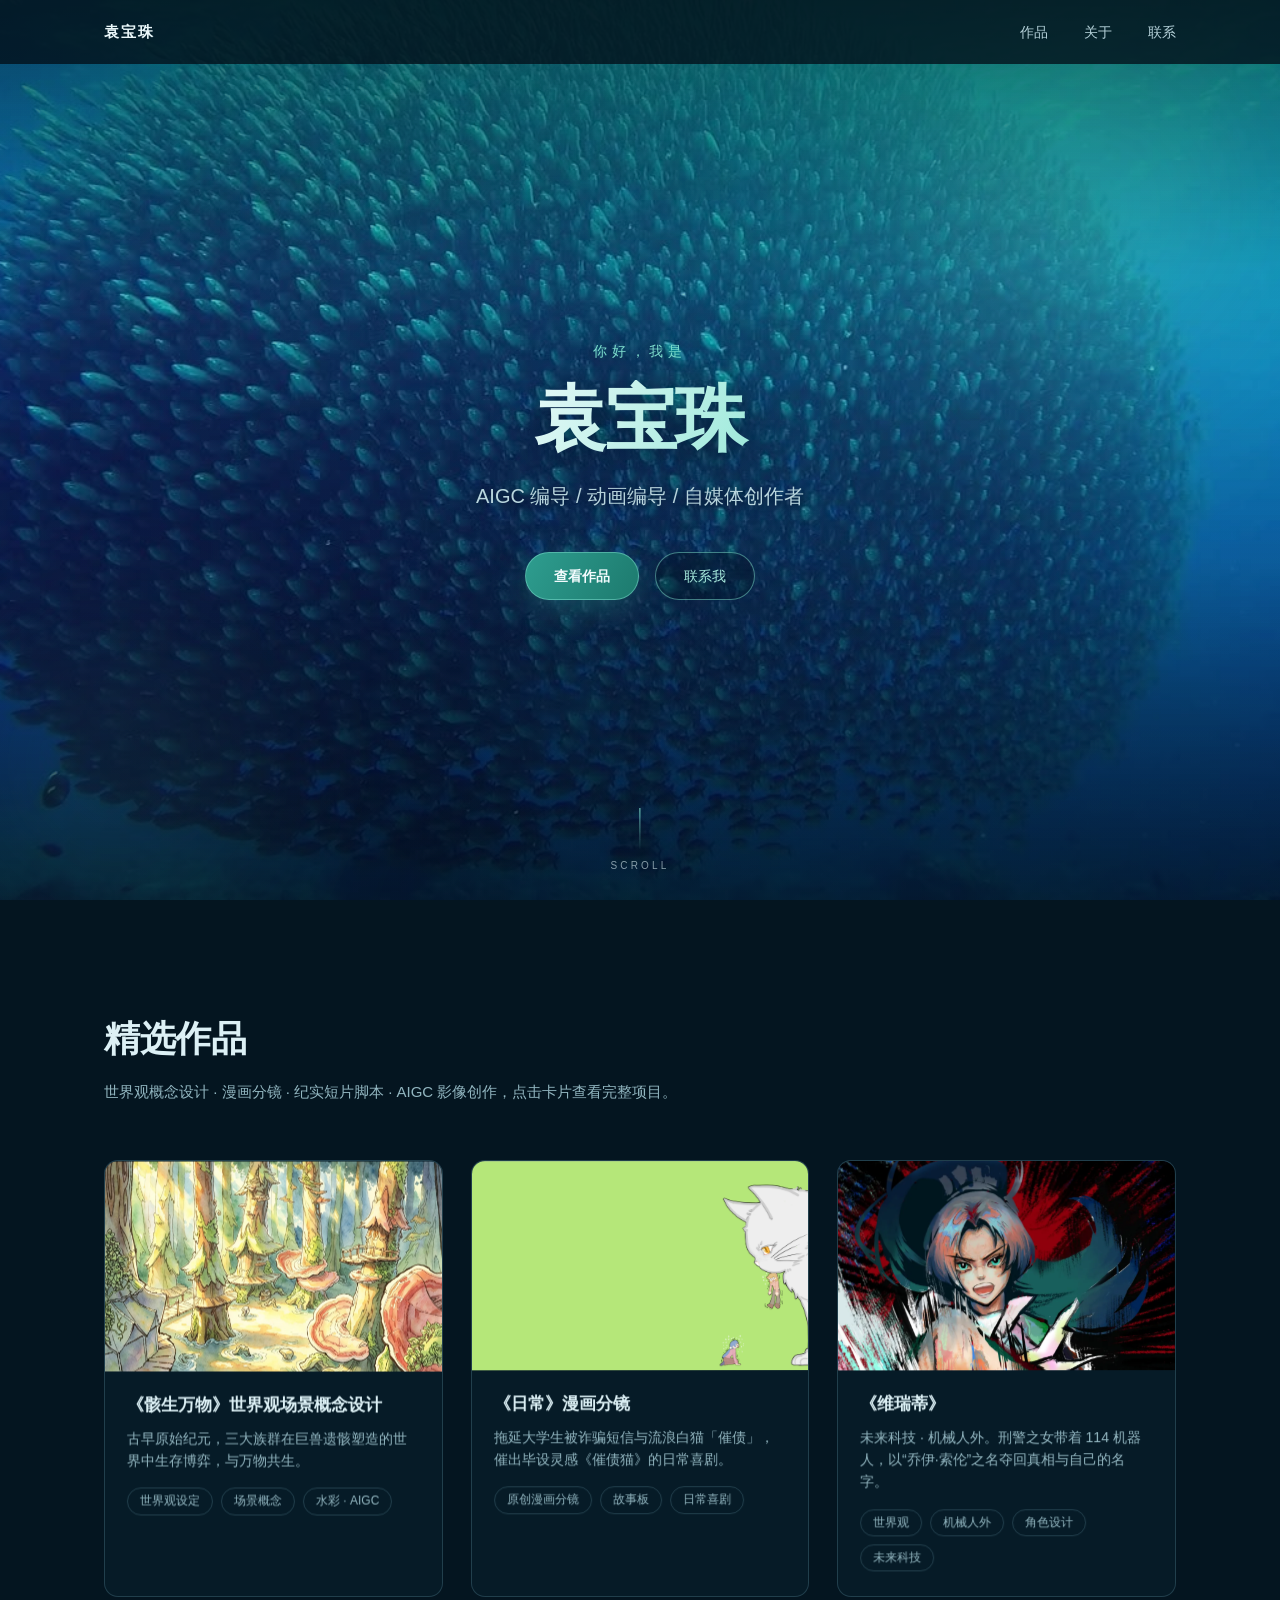
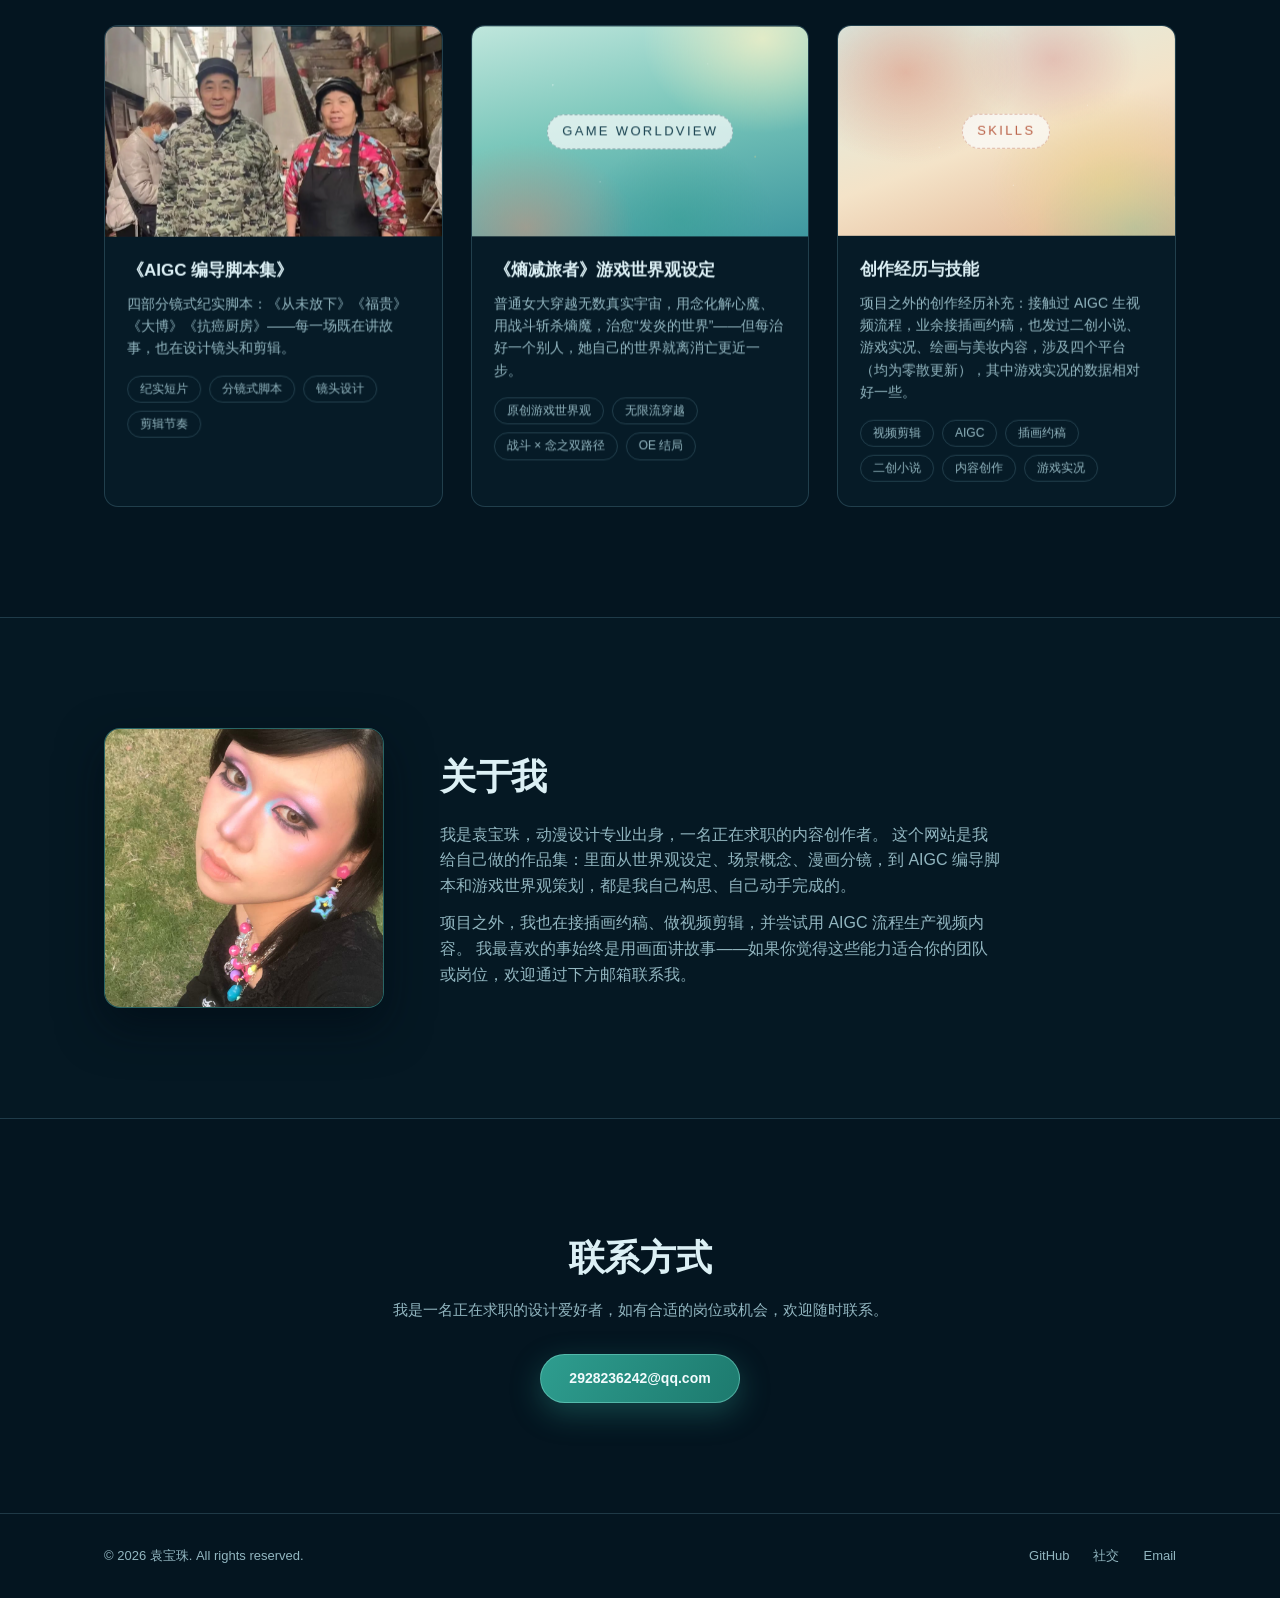
<file: index.html>
<!DOCTYPE html>
<html lang="zh-CN">
<head>
  <meta charset="UTF-8" />
  <meta name="viewport" content="width=device-width, initial-scale=1.0" />
  <title>袁宝珠 | AIGC 编导 · 动画编导 · 自媒体创作者</title>
  <meta name="description" content="袁宝珠的个人作品集：AIGC 编导 / 动画编导 / 自媒体创作者，代表作《骸生万物》世界观场景概念设计、《日常》漫画分镜。" />
  <link rel="stylesheet" href="css/style.css" />
</head>
<body class="home">

  <!-- ============ 顶部导航 ============ -->
  <header class="navbar" id="navbar">
    <nav class="nav-inner">
      <a href="#home" class="nav-logo">袁宝珠</a>

      <button class="nav-toggle" id="navToggle" aria-label="打开菜单" aria-expanded="false">
        <span></span><span></span><span></span>
      </button>

      <ul class="nav-links" id="navLinks">
        <li><a href="#works">作品</a></li>
        <li><a href="#about">关于</a></li>
        <li><a href="#contact">联系</a></li>
      </ul>
    </nav>
  </header>

  <main>
    <!-- ============ Hero 首屏（原创插画 · Live2D 视差） ============ -->
    <section class="hero hero--live" id="home">
      <!-- 背景层：封面全屏模糊（视差最深 · Live2D 感） -->
      <div class="live-bg" aria-hidden="true">
        <span class="live-bg-img"></span>
        <span class="live-bg-tint"></span>
      </div>

      <!-- 氛围层：双色光晕 -->
      <div class="live-glow" aria-hidden="true">
        <span class="live-glow-cyan"></span>
        <span class="live-glow-orange"></span>
      </div>

      <div class="live-inner">
        <!-- 文案层（视差较浅） -->
        <div class="live-copy" data-depth="8">
          <p class="hero-eyebrow">你好，我是</p>
          <h1 class="hero-title">袁宝珠</h1>
          <p class="hero-subtitle">AIGC 编导 / 动画编导 / 自媒体创作者</p>
          <div class="hero-actions">
            <a href="#works" class="btn btn-primary">查看作品</a>
            <a href="#contact" class="btn btn-ghost">联系我</a>
          </div>
        </div>
      </div>

      <a href="#works" class="live-scroll" aria-label="向下滚动查看作品">
        <span></span>SCROLL
      </a>
    </section>

    <!-- ============ 作品展示（卡片占位） ============ -->
    <section class="section" id="works">
      <div class="container">
        <header class="section-head">
          <h2 class="section-title">精选作品</h2>
          <p class="section-desc">世界观概念设计 · 漫画分镜 · 纪实短片脚本 · AIGC 影像创作，点击卡片查看完整项目。</p>
        </header>

        <div class="works-grid">
          <!-- 作品 01：《骸生万物》 -->
          <article class="work-card">
            <a href="works/work-1.html" class="work-link" aria-label="《骸生万物》世界观场景概念设计">
              <div class="work-cover has-img">
                <img src="images/hszw-1-forest.jpg" alt="《骸生万物》森林栖息地：巨型菌菇树居" />
              </div>
              <div class="work-body">
                <h3 class="work-title">《骸生万物》世界观场景概念设计</h3>
                <p class="work-desc">古早原始纪元，三大族群在巨兽遗骸塑造的世界中生存博弈，与万物共生。</p>
                <ul class="work-tags">
                  <li>世界观设定</li><li>场景概念</li><li>水彩 · AIGC</li>
                </ul>
              </div>
            </a>
          </article>

          <!-- 作品 02：《日常》漫画分镜 -->
          <article class="work-card">
            <a href="works/work-2.html" class="work-link" aria-label="《日常》漫画分镜">
              <div class="work-cover has-img">
                <img src="images/work-2-cover.jpg" alt="《日常》漫画分镜封面">
              </div>
              <div class="work-body">
                <h3 class="work-title">《日常》漫画分镜</h3>
                <p class="work-desc">拖延大学生被诈骗短信与流浪白猫「催债」，催出毕设灵感《催债猫》的日常喜剧。</p>
                <ul class="work-tags">
                  <li>原创漫画分镜</li><li>故事板</li><li>日常喜剧</li>
                </ul>
              </div>
            </a>
          </article>

          <!-- 作品 03：《维瑞蒂》 -->
          <article class="work-card">
            <a href="works/work-3.html" class="work-link" aria-label="《维瑞蒂》未来科技机械人外世界观与角色概念设计">
              <div class="work-cover">
                <img class="wrd-card-img" src="images/wrd-cover-verity.webp" alt="《维瑞蒂》主角维瑞蒂 / 乔伊·索伦 概念插画" />
              </div>
              <div class="work-body">
                <h3 class="work-title">《维瑞蒂》</h3>
                <p class="work-desc">未来科技 · 机械人外。刑警之女带着 114 机器人，以“乔伊·索伦”之名夺回真相与自己的名字。</p>
                <ul class="work-tags">
                  <li>世界观</li><li>机械人外</li><li>角色设计</li><li>未来科技</li>
                </ul>
              </div>
            </a>
          </article>

          <!-- 作品 04：《AIGC 编导脚本集》 -->
          <article class="work-card">
            <a href="works/work-4.html" class="work-link" aria-label="《AIGC 编导脚本集》分镜式纪实脚本">
              <div class="work-cover has-img">
                <img src="images/scr-ka-real.webp" alt="《AIGC 编导脚本集》真实影像：抗癌厨房万佐成与熊庚香" />
              </div>
              <div class="work-body">
                <h3 class="work-title">《AIGC 编导脚本集》</h3>
                <p class="work-desc">四部分镜式纪实脚本：《从未放下》《福贵》《大博》《抗癌厨房》——每一场既在讲故事，也在设计镜头和剪辑。</p>
                <ul class="work-tags">
                  <li>纪实短片</li><li>分镜式脚本</li><li>镜头设计</li><li>剪辑节奏</li>
                </ul>
              </div>
            </a>
          </article>

          <article class="work-card">
            <a href="works/work-5.html" class="work-link" aria-label="《熵减旅者》原创游戏世界观设定">
              <div class="work-cover">
                <span class="work-cover-tag">GAME WORLDVIEW</span>
              </div>
              <div class="work-body">
                <h3 class="work-title">《熵减旅者》游戏世界观设定</h3>
                <p class="work-desc">普通女大穿越无数真实宇宙，用念化解心魔、用战斗斩杀熵魔，治愈“发炎的世界”——但每治好一个别人，她自己的世界就离消亡更近一步。</p>
                <ul class="work-tags">
                  <li>原创游戏世界观</li><li>无限流穿越</li><li>战斗 × 念之双路径</li><li>OE 结局</li>
                </ul>
              </div>
            </a>
          </article>

          <article class="work-card">
            <a href="works/work-6.html" class="work-link" aria-label="创作经历与技能">
              <div class="work-cover">
                <span class="work-cover-tag">SKILLS</span>
              </div>
              <div class="work-body">
                <h3 class="work-title">创作经历与技能</h3>
                <p class="work-desc">项目之外的创作经历补充：接触过 AIGC 生视频流程，业余接插画约稿，也发过二创小说、游戏实况、绘画与美妆内容，涉及四个平台（均为零散更新），其中游戏实况的数据相对好一些。</p>
                <ul class="work-tags">
                  <li>视频剪辑</li><li>AIGC</li><li>插画约稿</li><li>二创小说</li><li>内容创作</li><li>游戏实况</li>
                </ul>
              </div>
            </a>
          </article>
        </div>
      </div>
    </section>

    <!-- ============ 关于 ============ -->
    <section class="section section-alt" id="about">
      <div class="container about-grid">
        <div class="about-avatar">
          <img src="images/avatar-yuanbaozhu.jpg" alt="袁宝珠——粉蓝撞色创意妆容自拍" />
        </div>
        <div>
          <h2 class="section-title">关于我</h2>
          <p class="about-text">
            我是袁宝珠，动漫设计专业出身，一名正在求职的内容创作者。
            这个网站是我给自己做的作品集：里面从世界观设定、场景概念、漫画分镜，到 AIGC 编导脚本和游戏世界观策划，都是我自己构思、自己动手完成的。
          </p>
          <p class="about-text">
            项目之外，我也在接插画约稿、做视频剪辑，并尝试用 AIGC 流程生产视频内容。
            我最喜欢的事始终是用画面讲故事——如果你觉得这些能力适合你的团队或岗位，欢迎通过下方邮箱联系我。
          </p>
        </div>
      </div>
    </section>

    <!-- ============ 联系 ============ -->
    <section class="section" id="contact">
      <div class="container contact-box">
        <h2 class="section-title">联系方式</h2>
        <p class="section-desc">我是一名正在求职的设计爱好者，如有合适的岗位或机会，欢迎随时联系。</p>
        <a href="mailto:2928236242@qq.com" class="btn btn-primary">2928236242@qq.com</a>
      </div>
    </section>
  </main>

  <!-- ============ 页脚 ============ -->
  <footer class="footer">
    <div class="container footer-inner">
      <span>© 2026 袁宝珠. All rights reserved.</span>
      <div class="footer-links">
        <a href="#" aria-label="GitHub">GitHub</a>
        <a href="#" aria-label="微博 / X">社交</a>
        <a href="mailto:2928236242@qq.com" aria-label="邮箱">Email</a>
      </div>
    </div>
  </footer>

  <script src="js/main.js"></script>
</body>
</html>
</file>
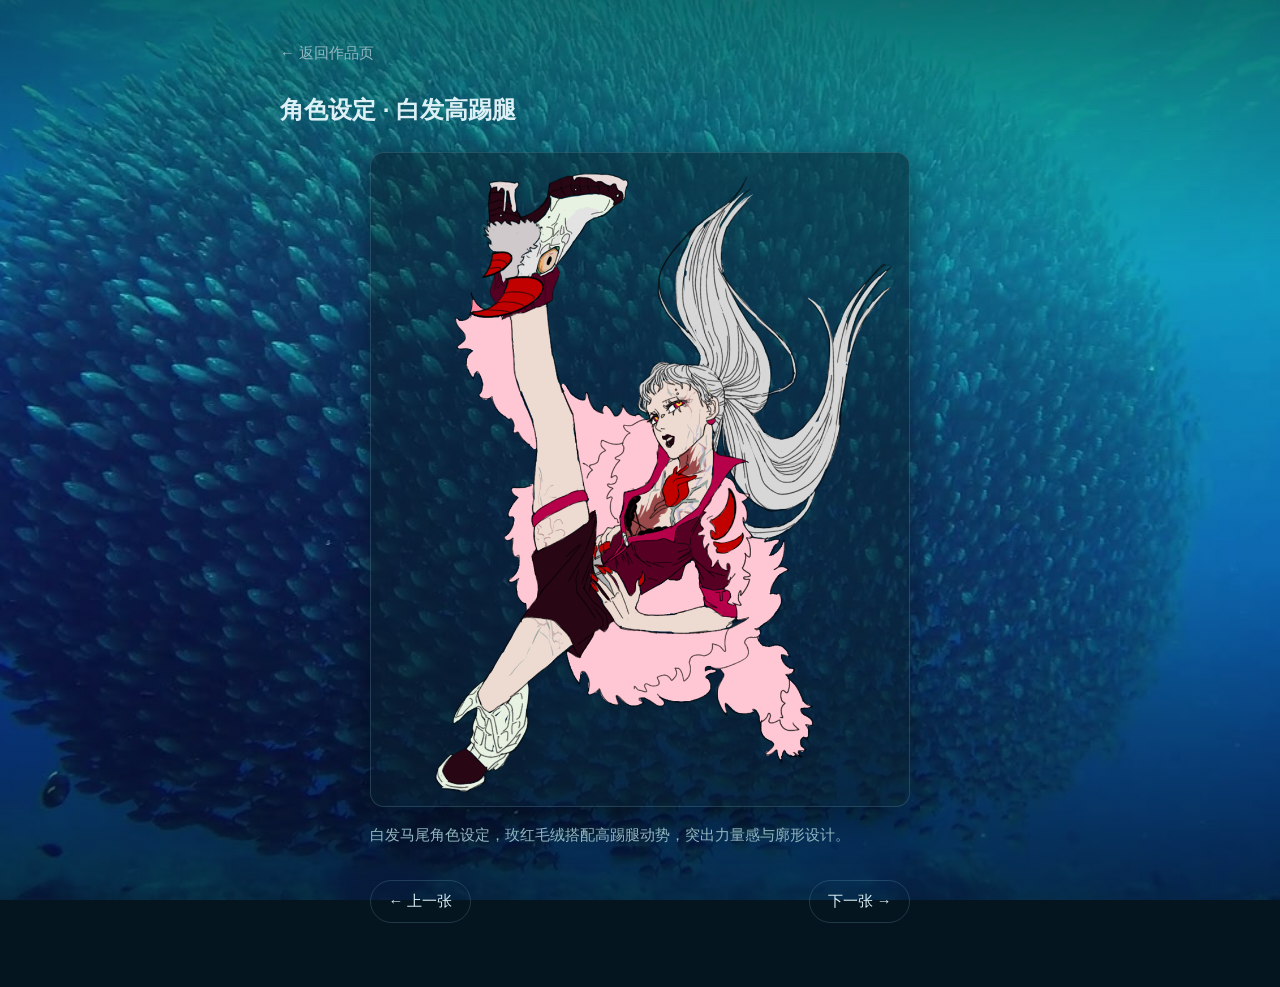
<file: works/art.html>
<!DOCTYPE html>
<html lang="zh-CN">
<head>
  <meta charset="UTF-8" />
  <meta name="viewport" content="width=device-width, initial-scale=1.0" />
  <title>作品详情 · 袁宝珠作品集</title>
  <link rel="stylesheet" href="../css/style.css?v=8" />
  <style>
    .art-wrap { max-width: 760px; margin: 0 auto; padding: 2.5rem 1.25rem 4rem; }
    .art-back {
      display: inline-flex; align-items: center; gap: 0.4rem;
      color: var(--text-muted, #92b6c0); text-decoration: none;
      font-size: 0.92rem; margin-bottom: 1.6rem;
      transition: color 0.25s ease;
    }
    .art-back:hover { color: var(--text, #dcf0f5); }
    .art-title { font-size: 1.5rem; color: var(--text, #dcf0f5); margin: 0 0 1.4rem; }
    .art-figure {
      margin: 0 auto; max-width: 540px;
      border-radius: 14px; overflow: hidden;
      border: 1px solid var(--border, rgba(126, 188, 204, 0.22));
      box-shadow: 0 14px 38px rgba(0, 0, 0, 0.4);
      background: rgba(8, 30, 42, 0.5);
    }
    .art-figure img { display: block; width: 100%; height: auto; }
    .art-desc {
      max-width: 540px; margin: 1rem auto 0;
      color: var(--text-muted, #92b6c0); font-size: 0.92rem; line-height: 1.7;
    }
    .art-nav {
      max-width: 540px; margin: 2rem auto 0;
      display: flex; justify-content: space-between; gap: 1rem;
    }
    .art-nav a {
      color: var(--text, #dcf0f5); text-decoration: none;
      font-size: 0.92rem; padding: 0.55rem 1.1rem;
      border: 1px solid var(--border, rgba(126, 188, 204, 0.22));
      border-radius: 999px;
      transition: background 0.25s ease, border-color 0.25s ease;
    }
    .art-nav a:hover { background: var(--accent-soft, rgba(88, 194, 176, 0.16)); border-color: var(--accent, #2e9d8f); }
  </style>
</head>
<body class="page-cs">
  <div class="art-wrap">
    <a class="art-back" href="work-6.html">← 返回作品页</a>
    <h1 class="art-title" id="artTitle">作品详情</h1>
    <figure class="art-figure">
      <img id="artImg" src="" alt="" />
    </figure>
    <p class="art-desc" id="artDesc"></p>
    <div class="art-nav">
      <a href="#" id="artPrev">← 上一张</a>
      <a href="#" id="artNext">下一张 →</a>
    </div>
  </div>

  <script src="../js/main.js?v=2"></script>
  <script>
    (function () {
      var works = [
        { img: 'char-design-03.png',  title: '角色设定 · 白发高踢腿', desc: '白发马尾角色设定，玫红毛绒搭配高踢腿动势，突出力量感与廓形设计。' },
        { img: 'char-design-04.png',  title: '角色设定 · 兽耳长尾',   desc: '兽耳与长尾角色设定，衬衫领带混搭撞色，缝合线细节强化角色故事感。' },
        { img: 'char-design-05.png',  title: '角色设定 · 骨骼腿甲',   desc: '骨骼腿甲与爪状红鞋的角色设定，撕裂外套营造暗黑幻想气质。' },
        { img: 'char-design-01.png',  title: '角色设定 · 绿毛剔骨',   desc: '原创角色的另一版设定稿，探索同角色的不同造型方向。' },
        { img: 'sketch-dagger-2.png', title: '画稿 · 匕首',           desc: '橙发双马尾角色的匕首主题画稿，青橙撞色与泼墨笔触表现速度感。' },
        { img: 'illus-egypt.png',     title: '插画 · 埃及风',         desc: '复古埃及风群像插画，完整场景叙事与服饰纹样设计。' },
        { img: 'sketch-taxi.png',     title: '色彩练习 · 出租车',     desc: '出租车俯视视角的色彩练习，训练光影归纳与大色块概括能力。' },
        { img: 'illus-red.png',       title: '插画 · 红发',           desc: '红发角色伸手构图的插画，红黑泼墨背景强化画面张力。' },
        { img: 'char-design-02.png',  title: '插画 · 白发纹身',       desc: '白发角色插画，纹身细节与涂鸦背景相互呼应。' },
        { img: 'sketch-chibi.jpg',    title: 'Q版练习',               desc: '白发角色的 Q 版练习，街头风穿搭与夸张头身比。' }
      ];
      var q = new URLSearchParams(location.search);
      var i = parseInt(q.get('i'), 10);
      if (isNaN(i) || i < 0 || i >= works.length) i = 0;
      var w = works[i];
      var img = document.getElementById('artImg');
      img.src = '../images/' + w.img;
      img.alt = w.title;
      document.getElementById('artTitle').textContent = w.title;
      document.getElementById('artDesc').textContent = w.desc;
      document.title = w.title + ' · 袁宝珠作品集';
      document.getElementById('artPrev').href = 'art.html?i=' + ((i - 1 + works.length) % works.length);
      document.getElementById('artNext').href = 'art.html?i=' + ((i + 1) % works.length);
    })();
  </script>
</body>
</html>
</file>
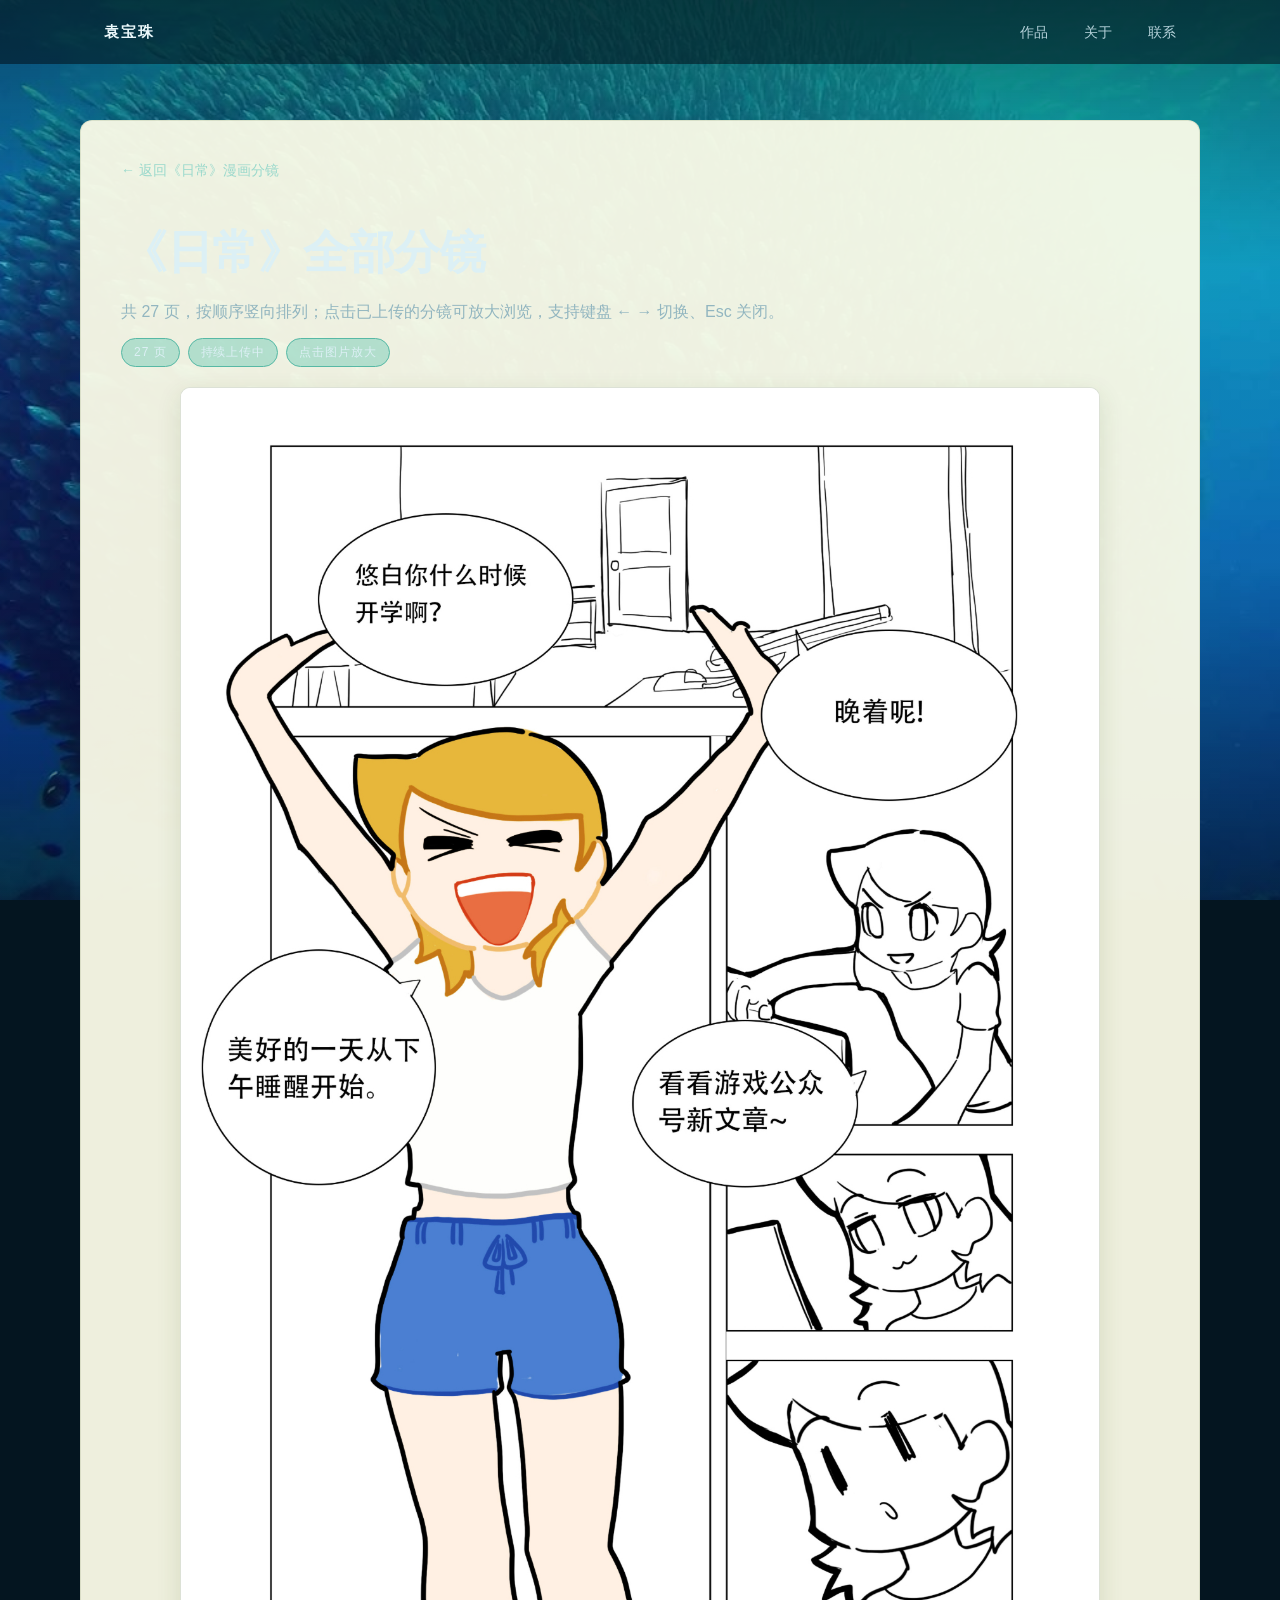
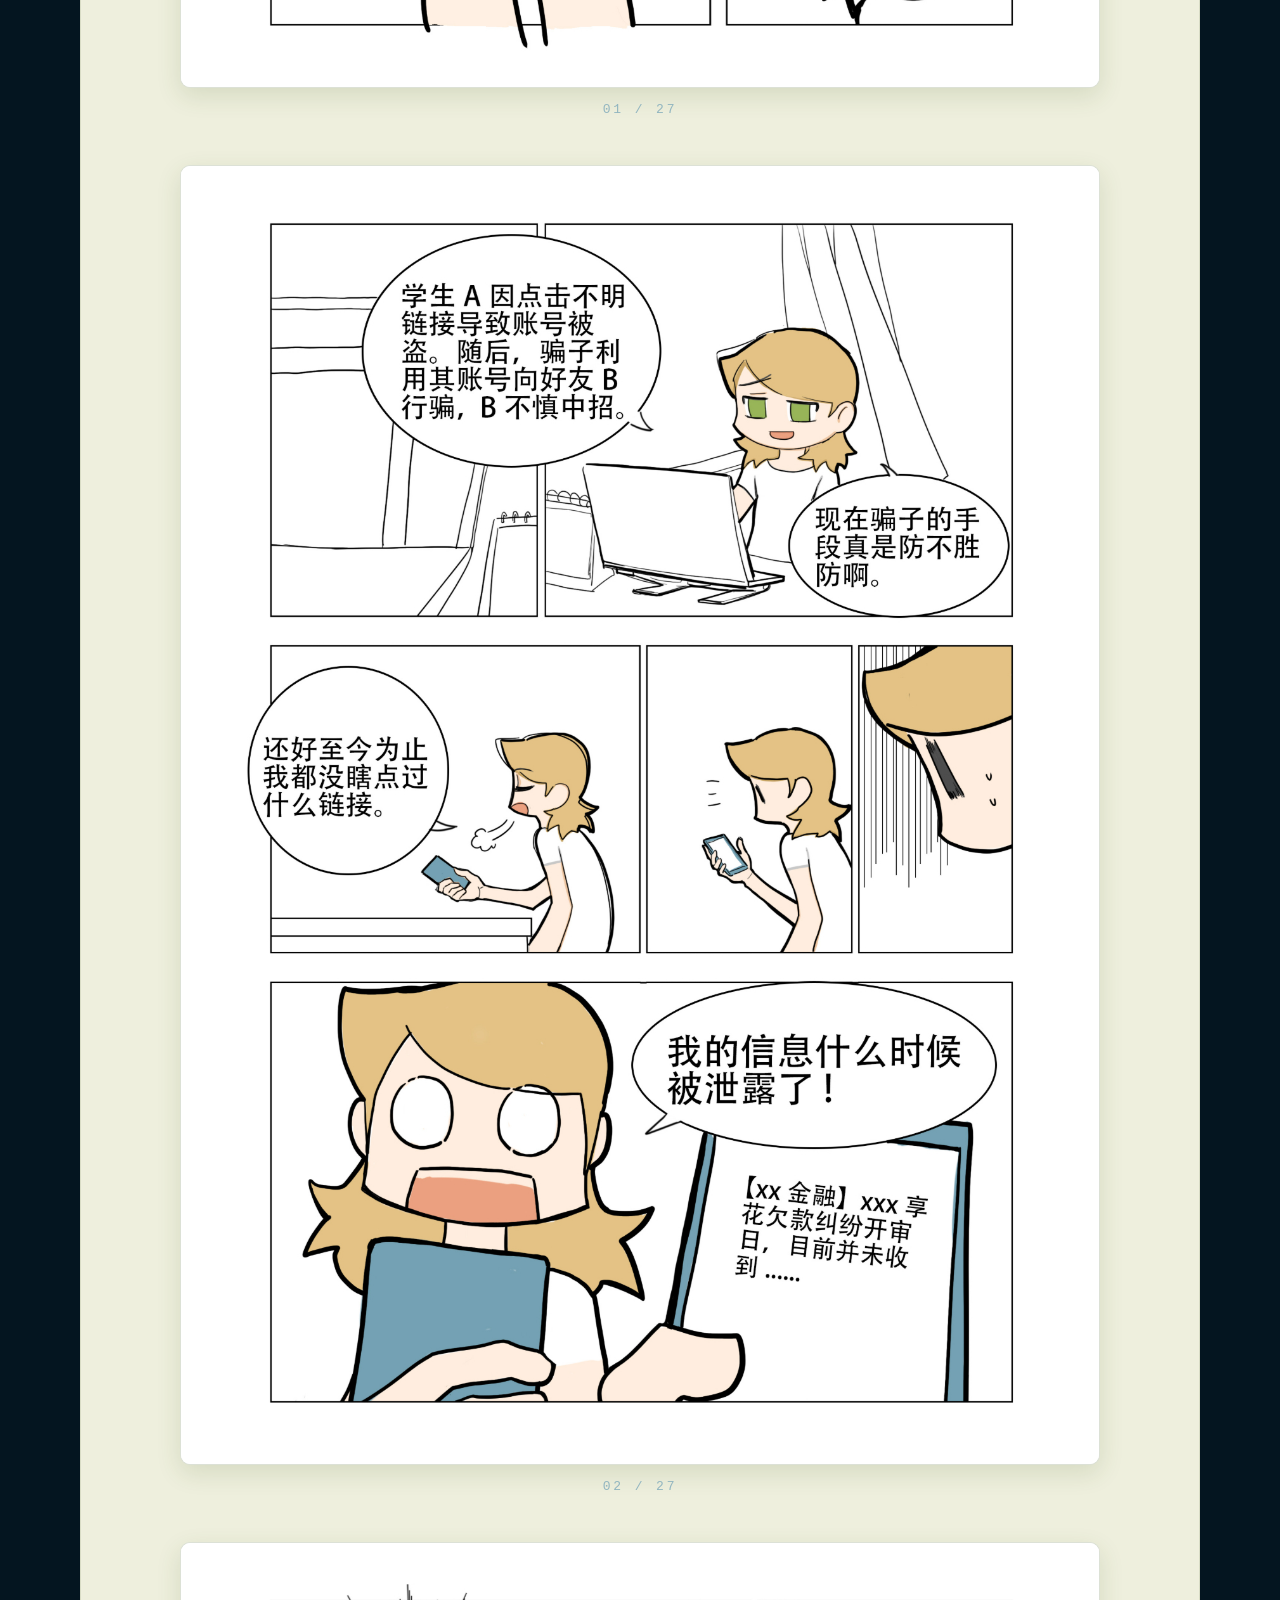
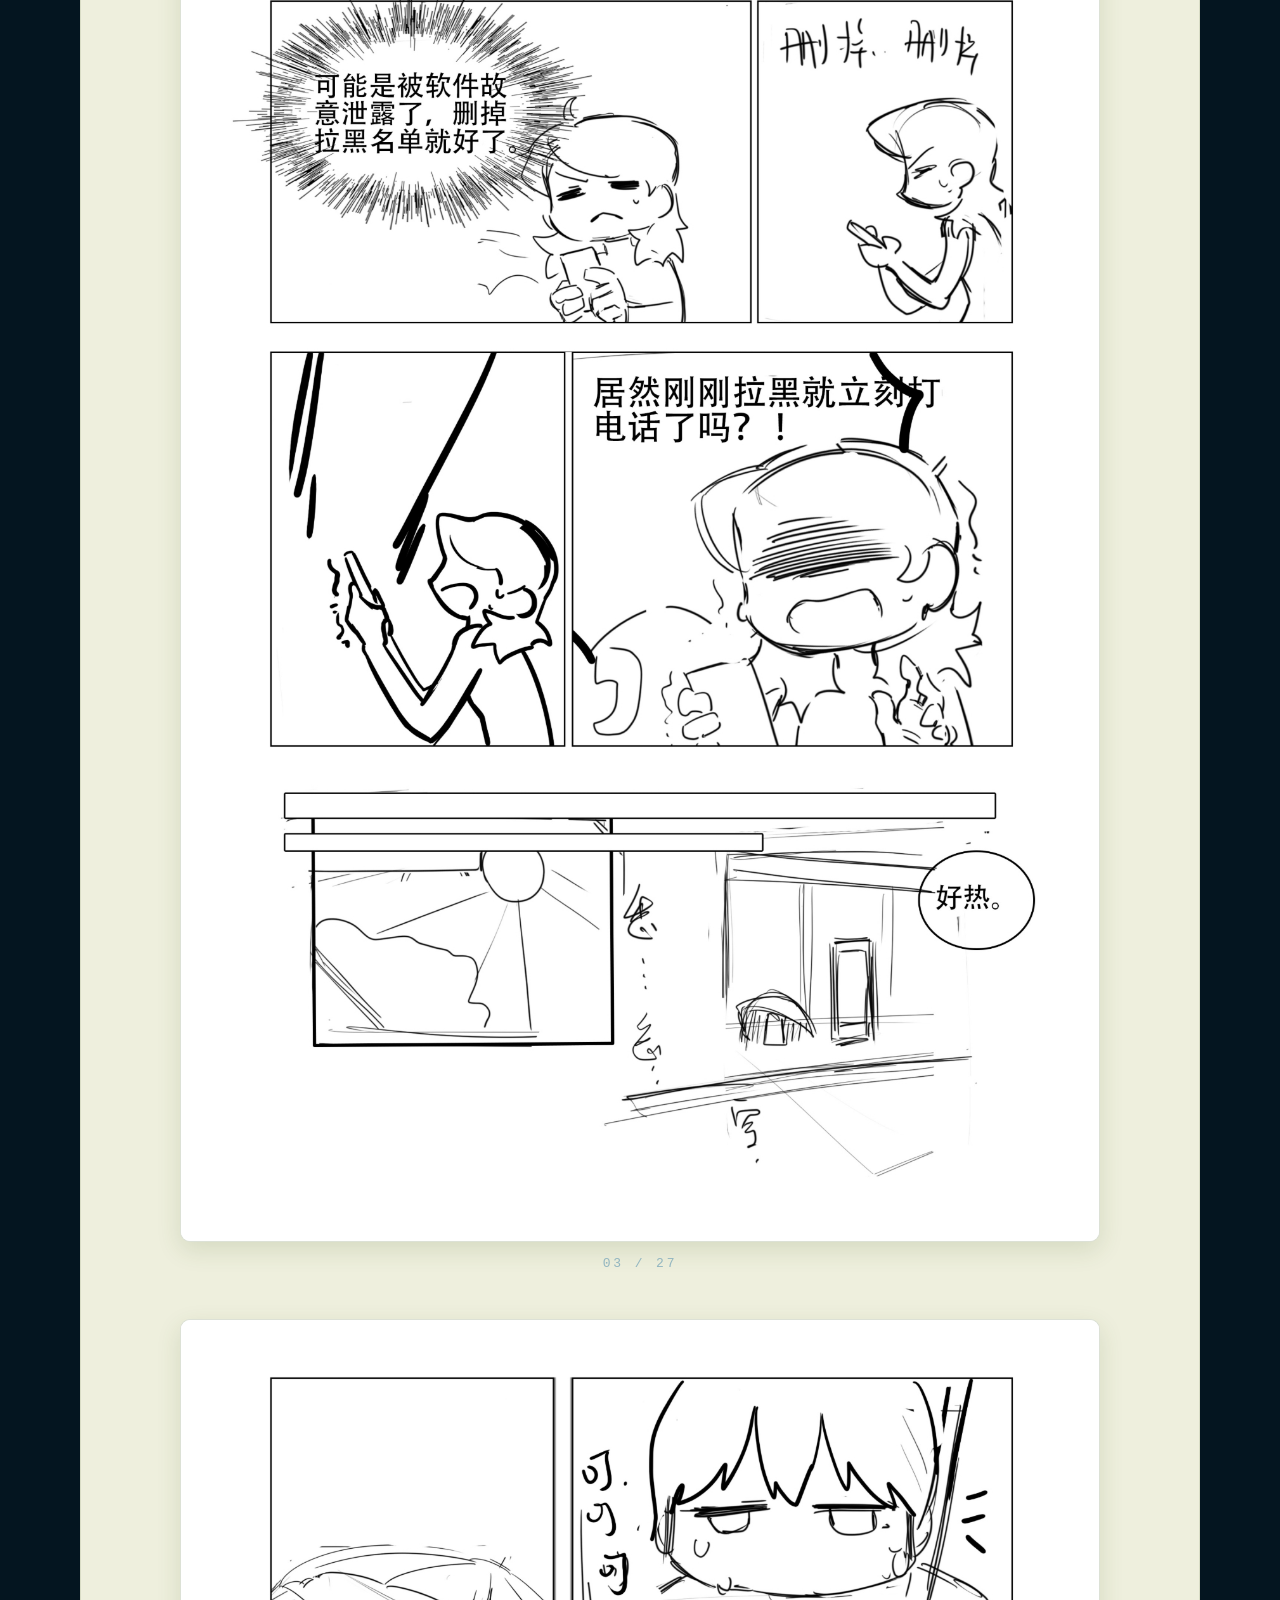
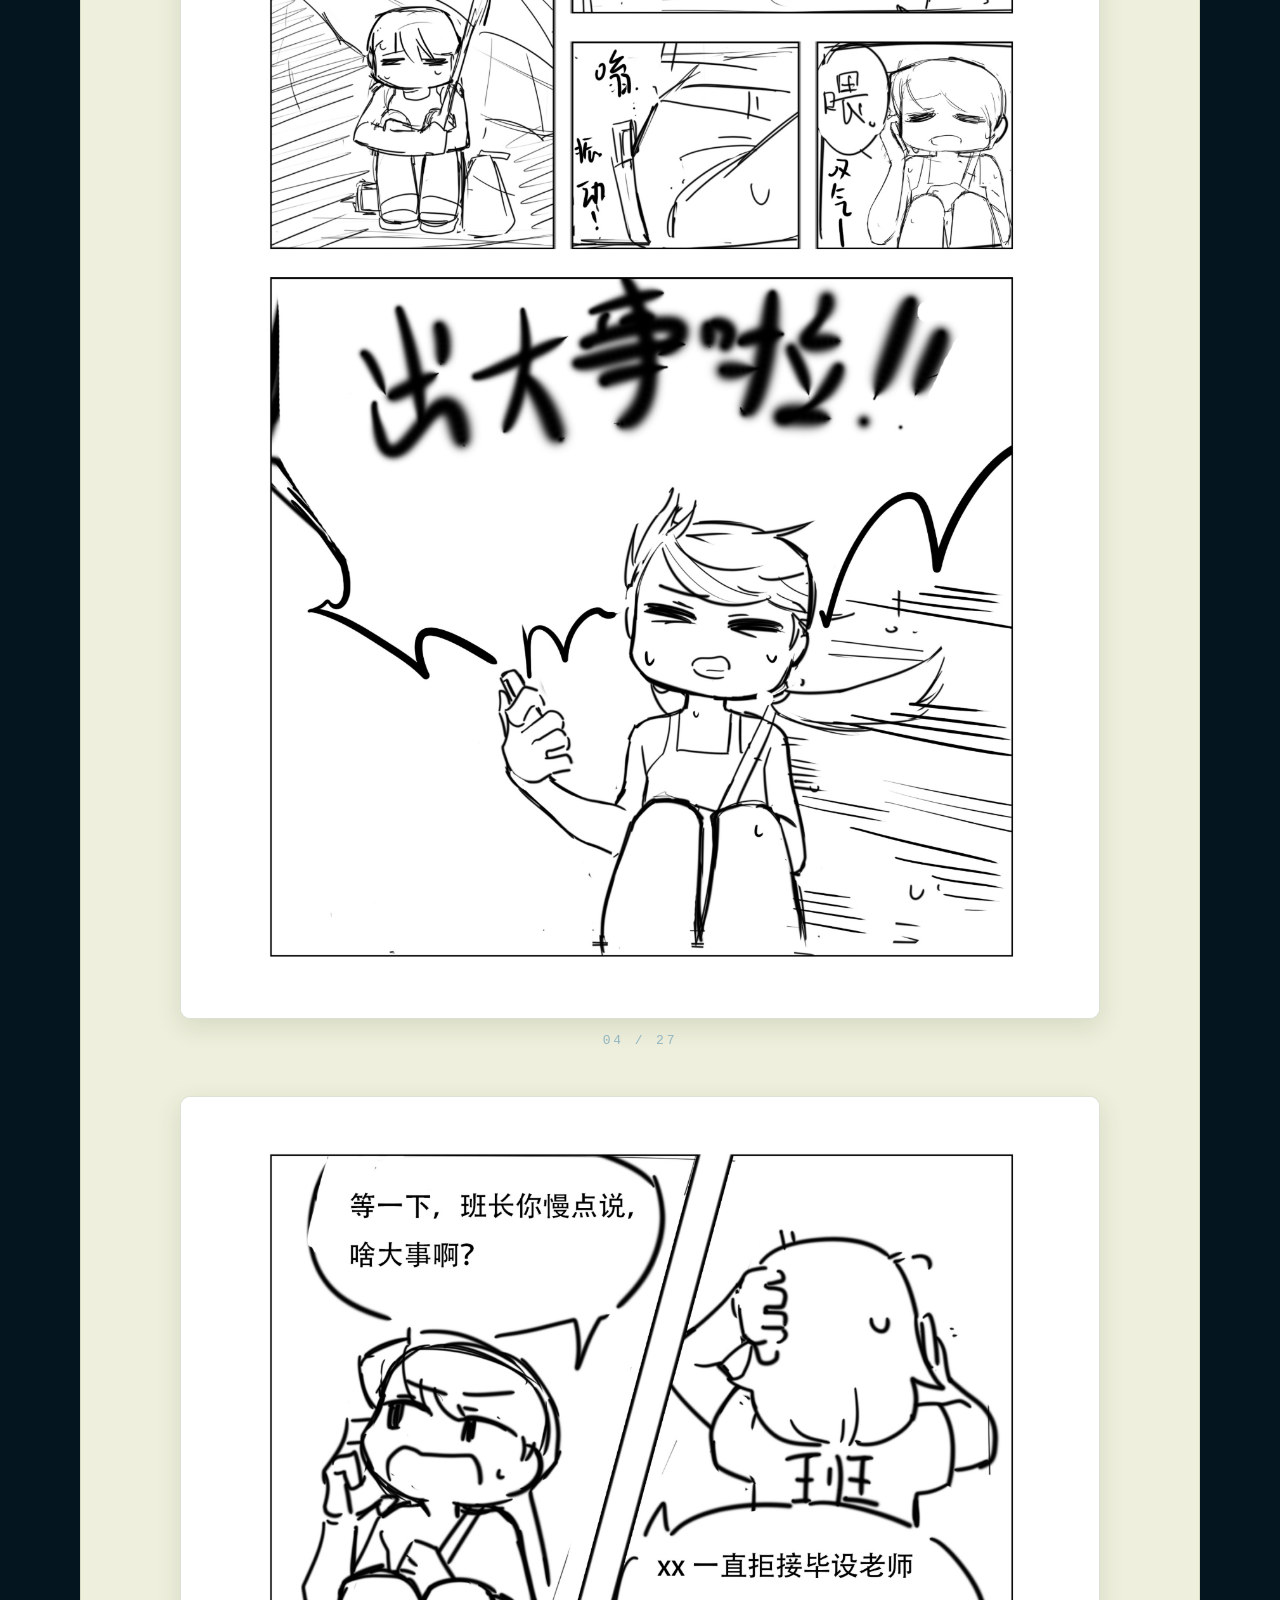
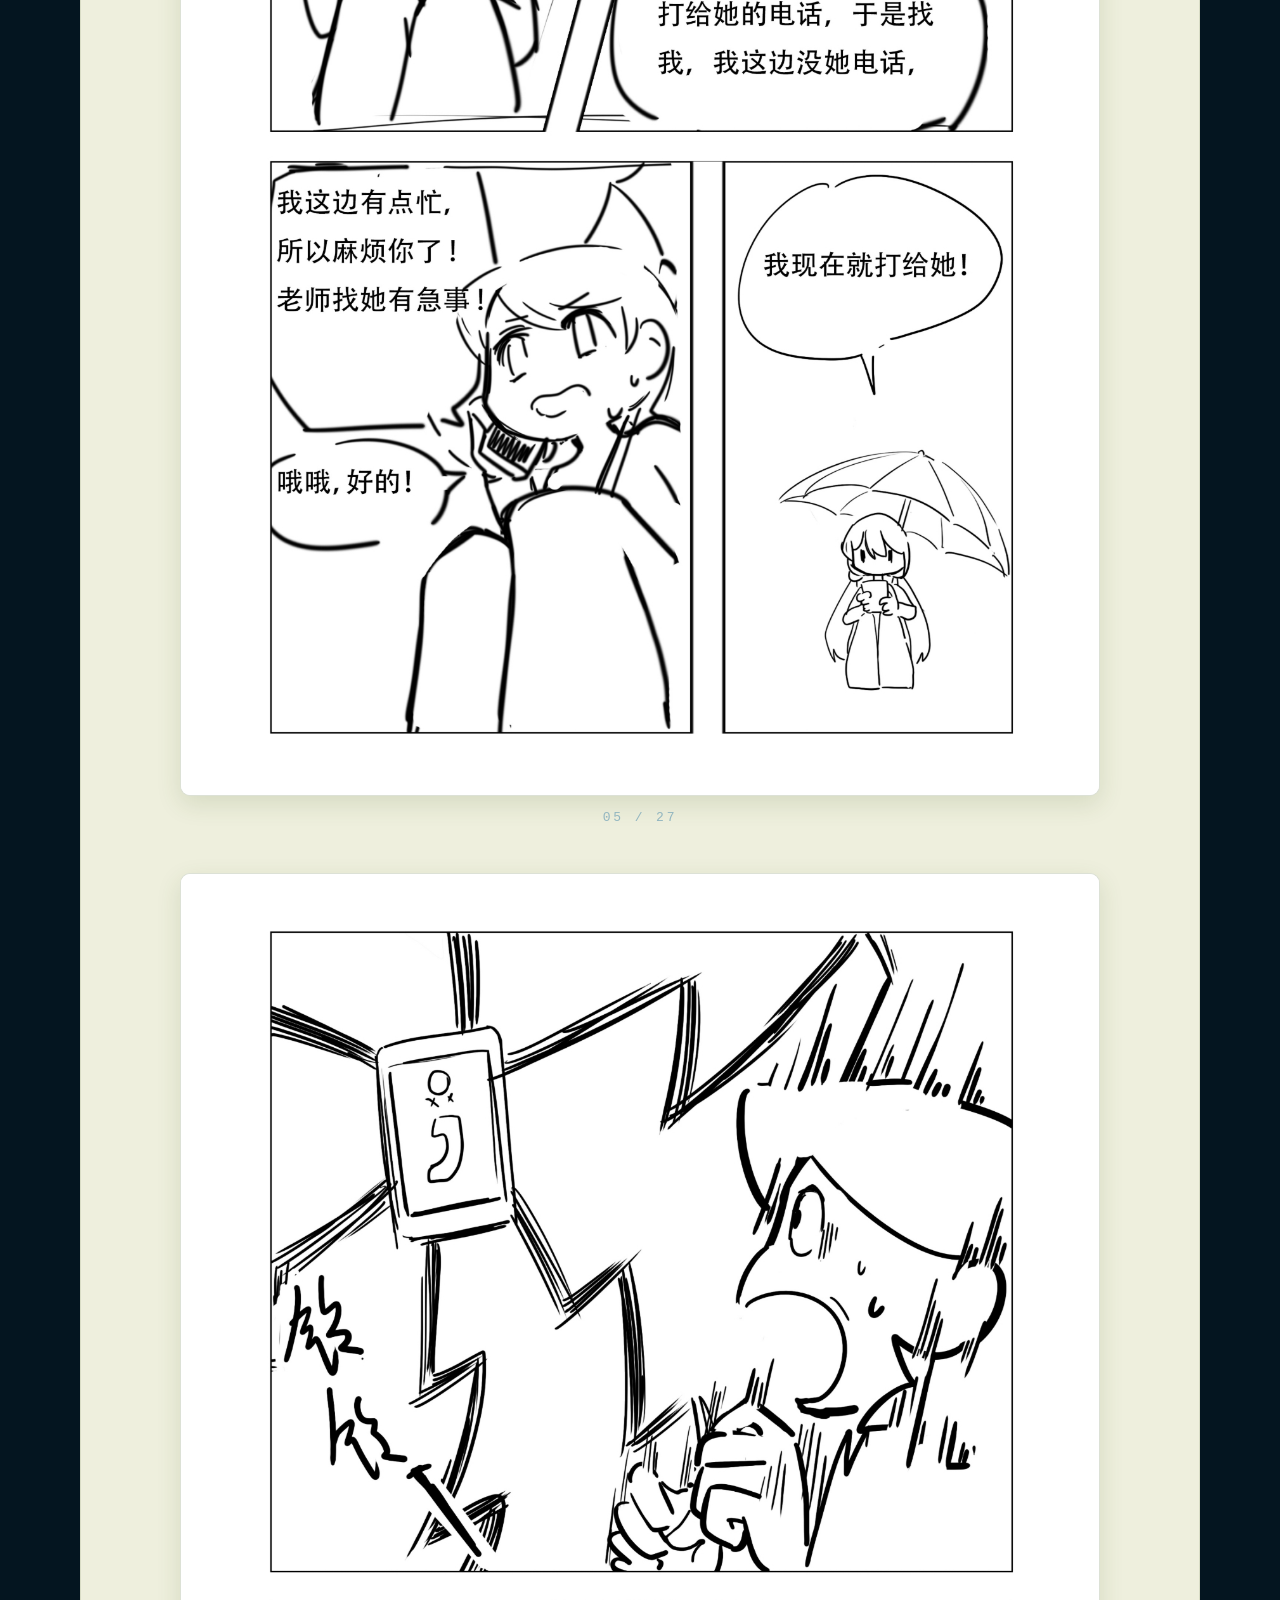
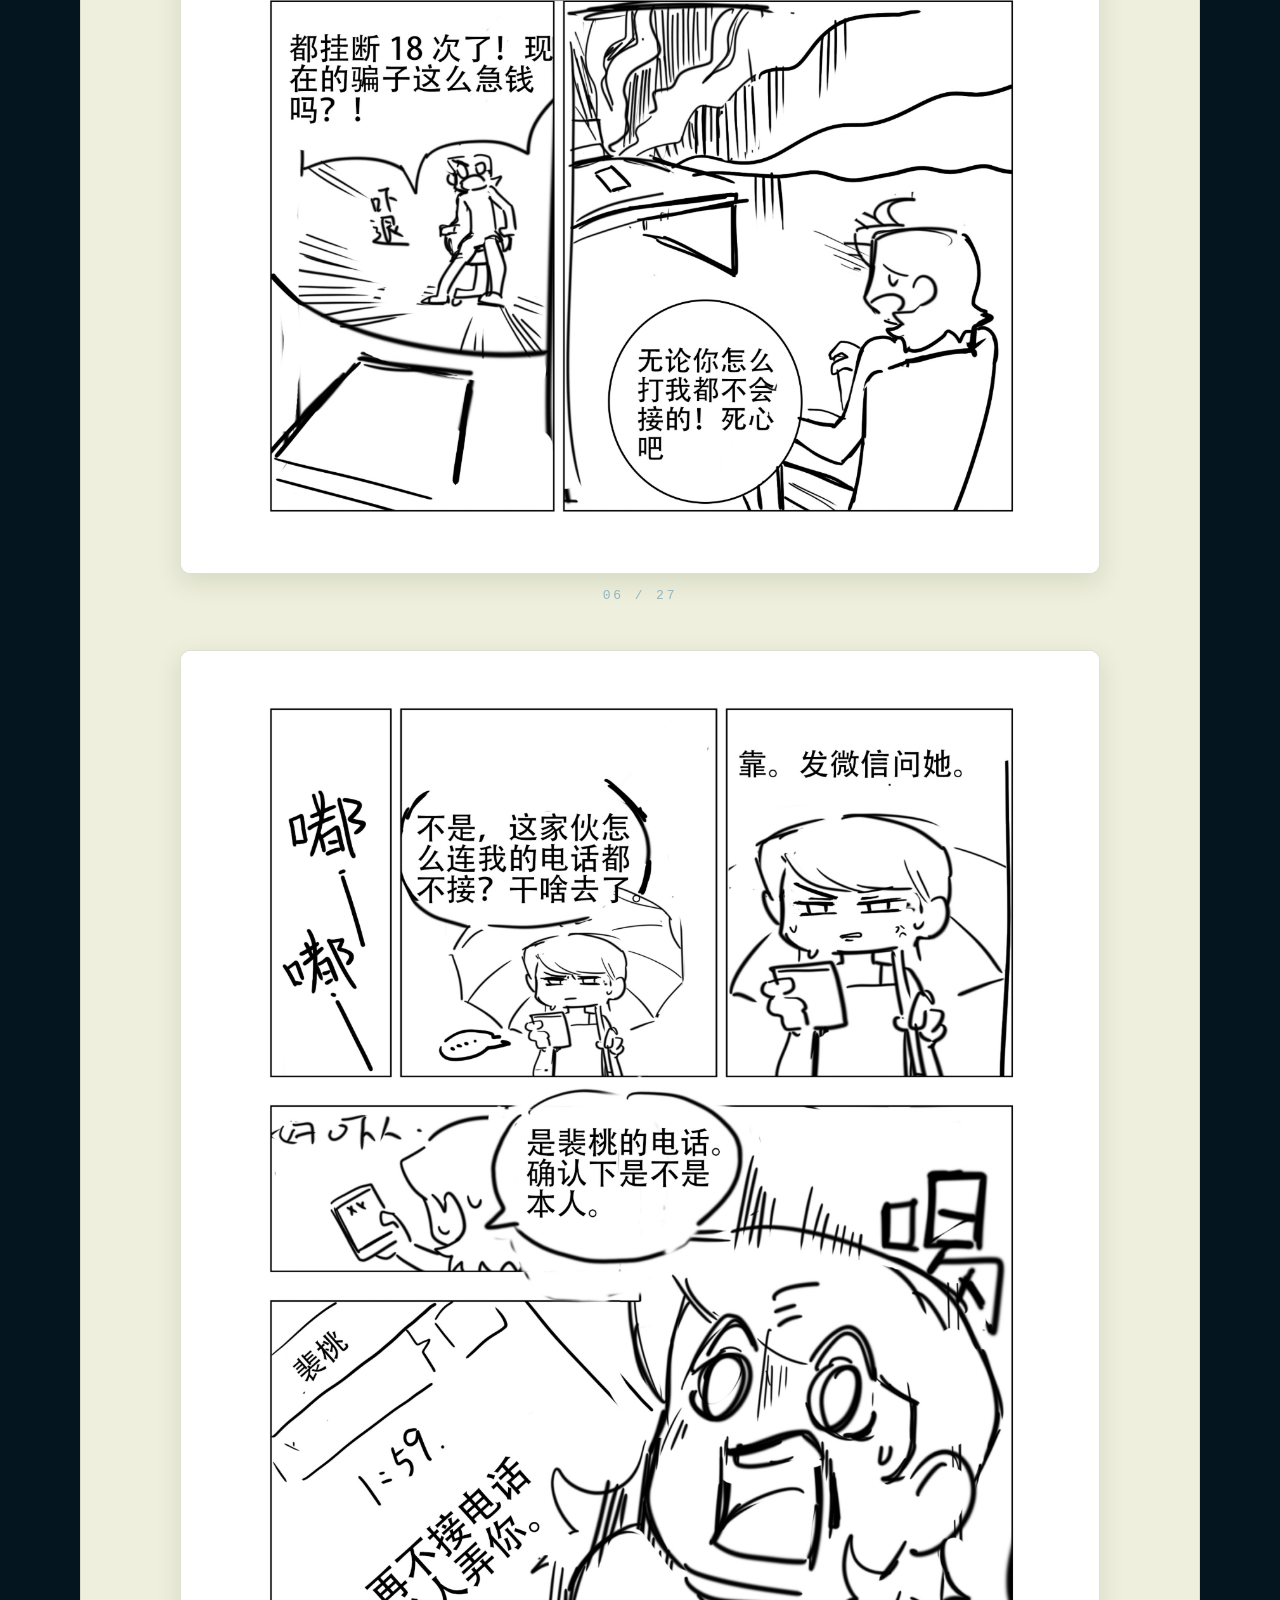
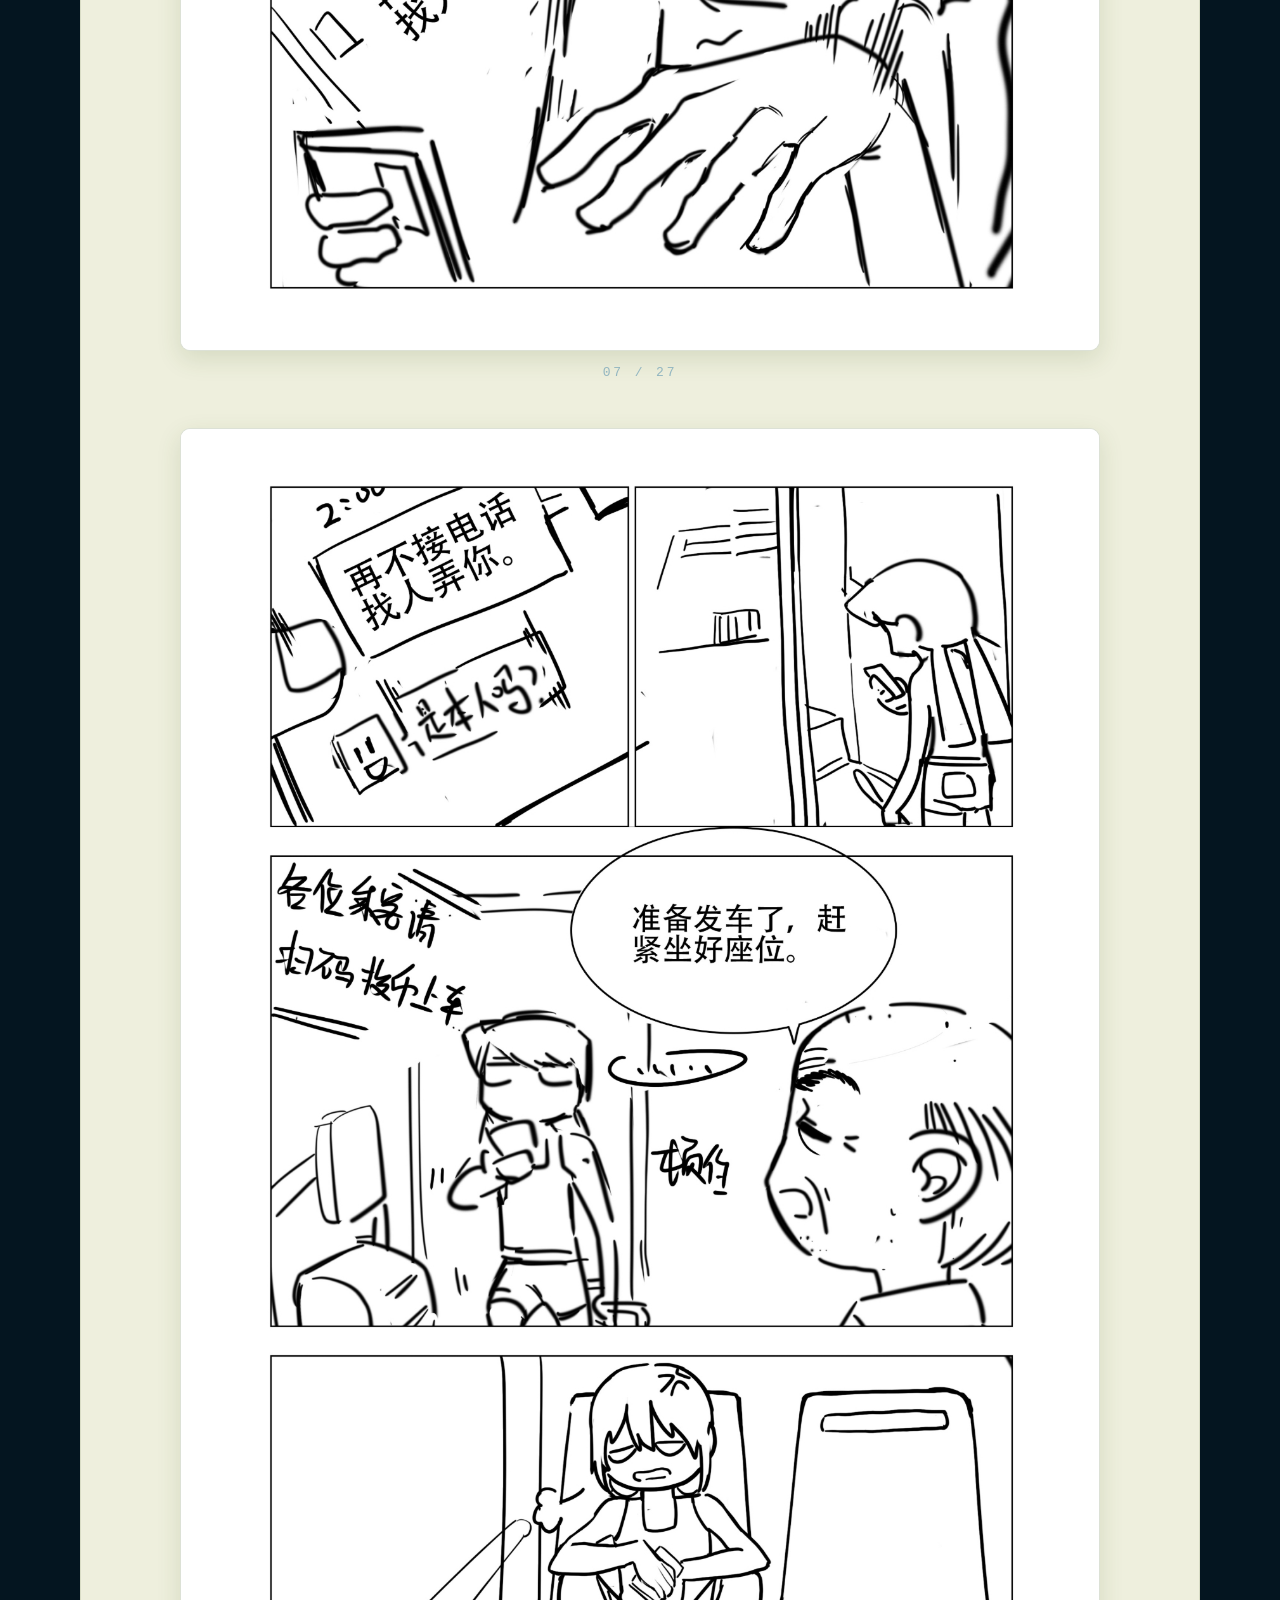
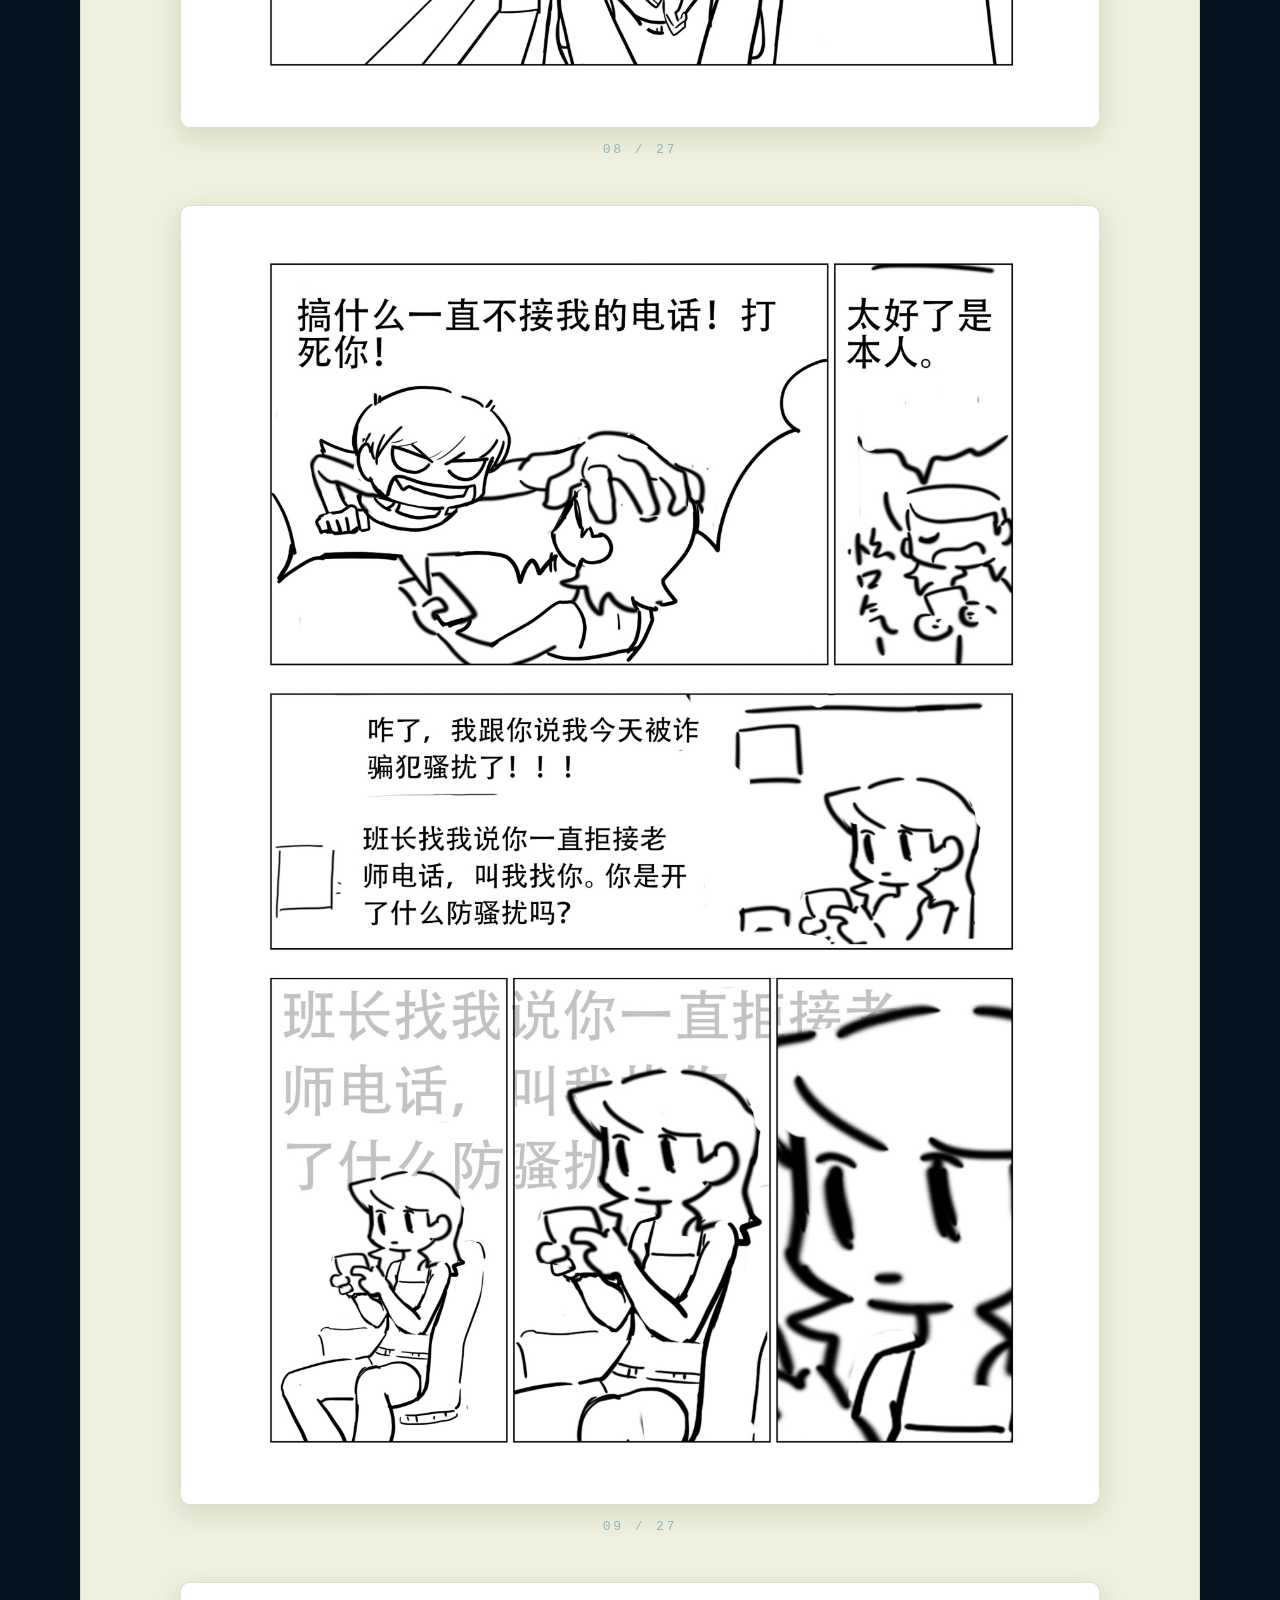
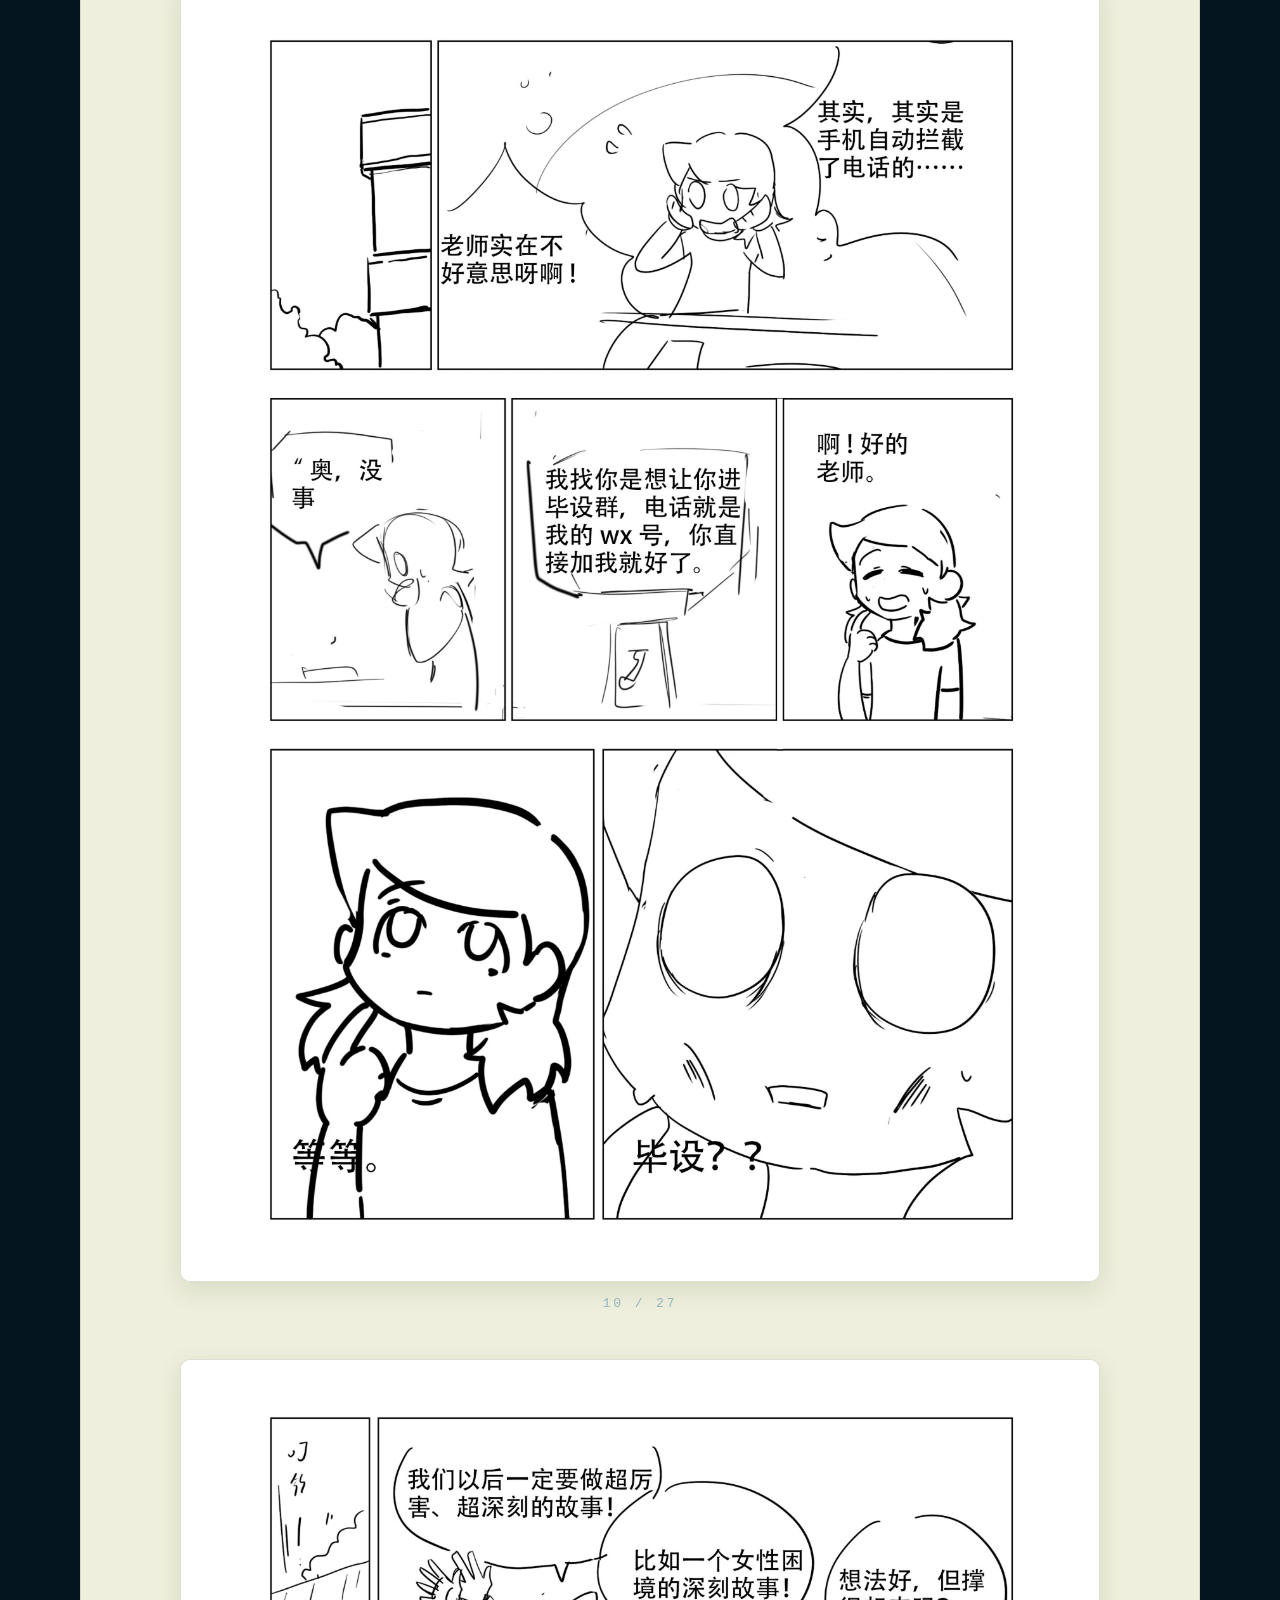
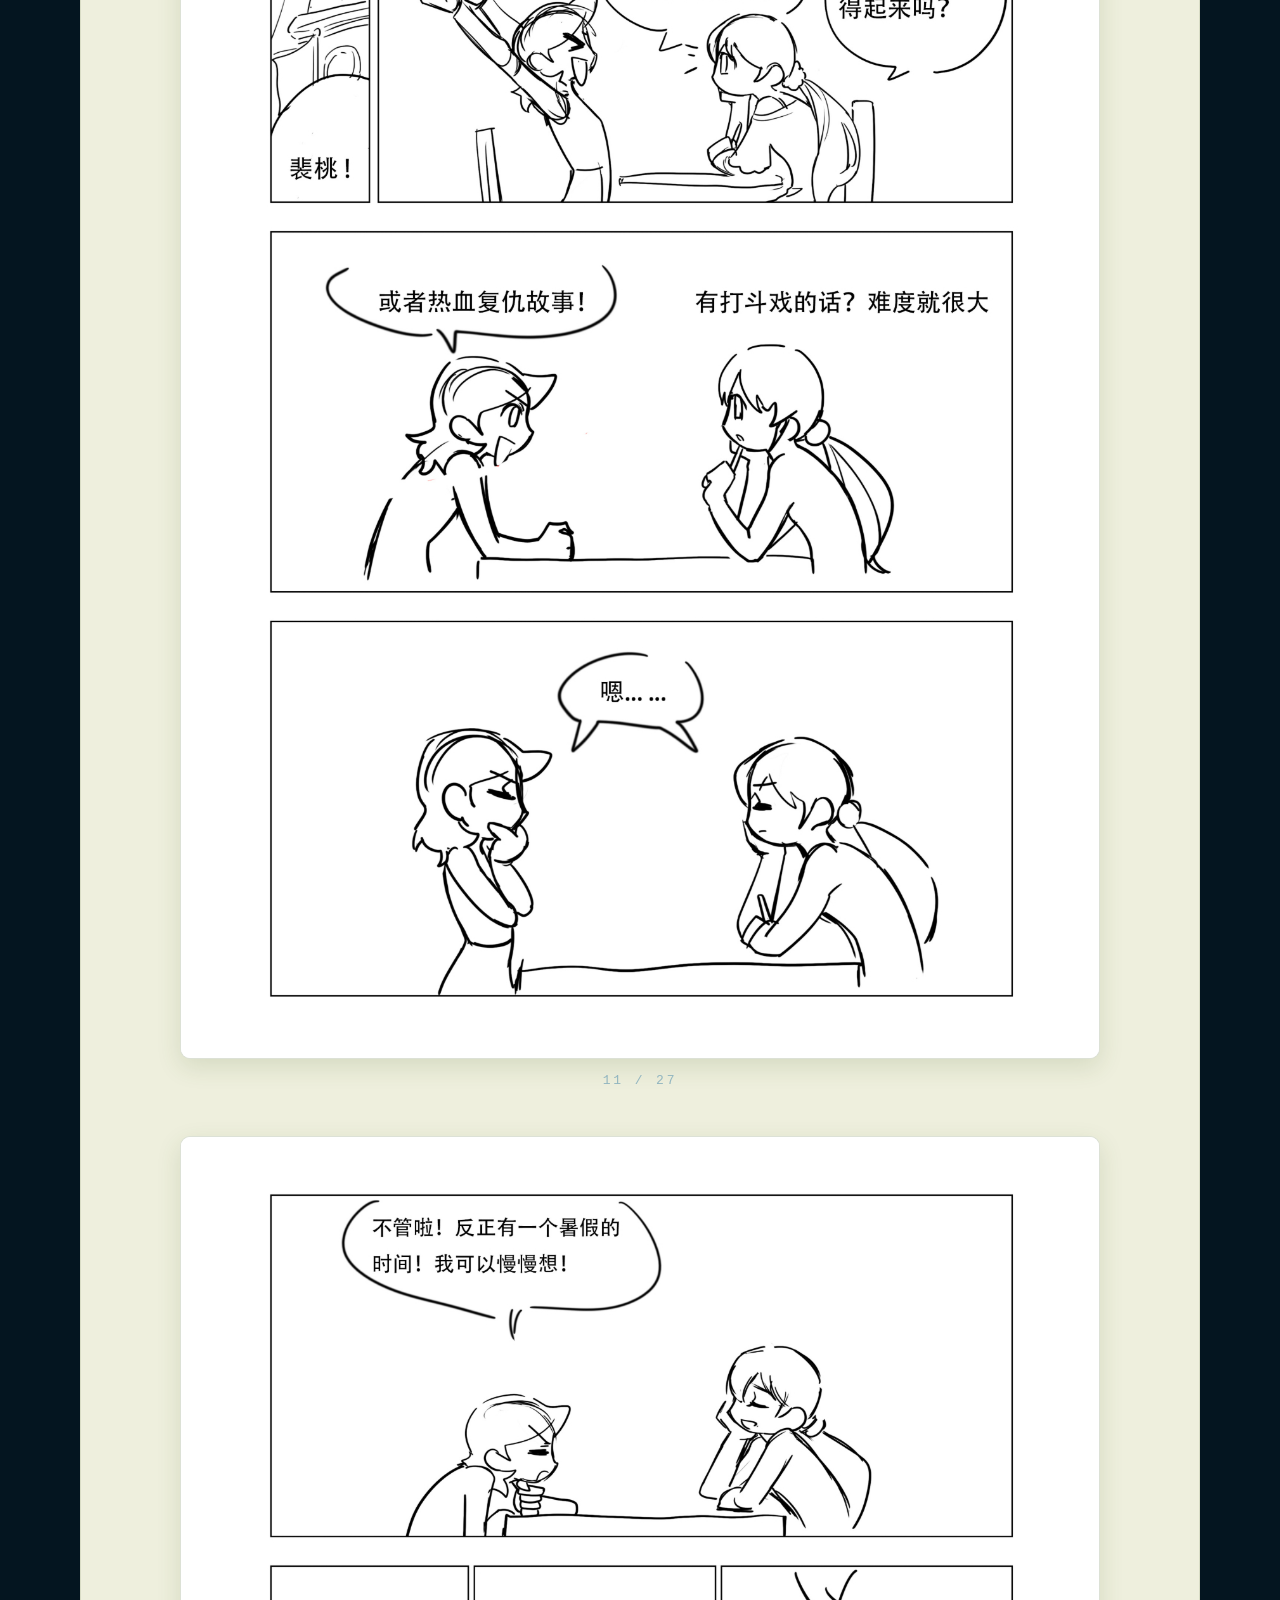
<file: works/work-2-all.html>
<!DOCTYPE html>
<html lang="zh-CN">
<head>
  <meta charset="UTF-8" />
  <meta name="viewport" content="width=device-width, initial-scale=1.0" />
  <title>《日常》全部分镜 · 27 页 | 袁宝珠</title>
  <meta name="description" content="《日常》漫画分镜全 27 页浏览" />
  <link rel="stylesheet" href="../css/style.css" />
</head>
<body class="page-daily">

  <header class="navbar" id="navbar">
    <nav class="nav-inner">
      <a href="../index.html" class="nav-logo">袁宝珠</a>
      <button class="nav-toggle" id="navToggle" aria-label="打开菜单" aria-expanded="false">
        <span></span><span></span><span></span>
      </button>
      <ul class="nav-links" id="navLinks">
        <li><a href="../index.html#works">作品</a></li>
        <li><a href="../index.html#about">关于</a></li>
        <li><a href="../index.html#contact">联系</a></li>
      </ul>
    </nav>
  </header>

  <main class="detail">
    <div class="container">
      <a href="work-2.html" class="back-link">← 返回《日常》漫画分镜</a>

      <header>
        <h1 class="detail-title">《日常》全部分镜</h1>
        <p class="detail-subtitle">
          共 27 页，按顺序竖向排列；点击已上传的分镜可放大浏览，支持键盘 ← → 切换、Esc 关闭。
        </p>
        <ul class="detail-meta">
          <li>27 页</li>
          <li>持续上传中</li>
          <li>点击图片放大</li>
        </ul>
      </header>

      <!-- js/daily.js 渲染 27 个页卡（有图 / 占位） -->
      <ol class="daily-all-list" id="dailyAllList"></ol>

      <nav class="daily-all-footnav">
        <a href="#top" id="backToTop">↑ 返回顶部</a>
        <a href="work-2.html">← 返回日常首页</a>
      </nav>
    </div>
  </main>

  <footer class="footer">
    <div class="container footer-inner">
      <span>© 2026 袁宝珠. All rights reserved.</span>
      <div class="footer-links">
        <a href="../index.html#works">作品</a>
        <a href="../index.html#contact">Email</a>
      </div>
    </div>
  </footer>

  <script src="../js/main.js"></script>
  <script src="../js/daily.js"></script>
  <script>
    document.getElementById('backToTop').addEventListener('click', function (e) {
      e.preventDefault();
      window.scrollTo({ top: 0, behavior: 'smooth' });
    });
  </script>
</body>
</html>
</file>
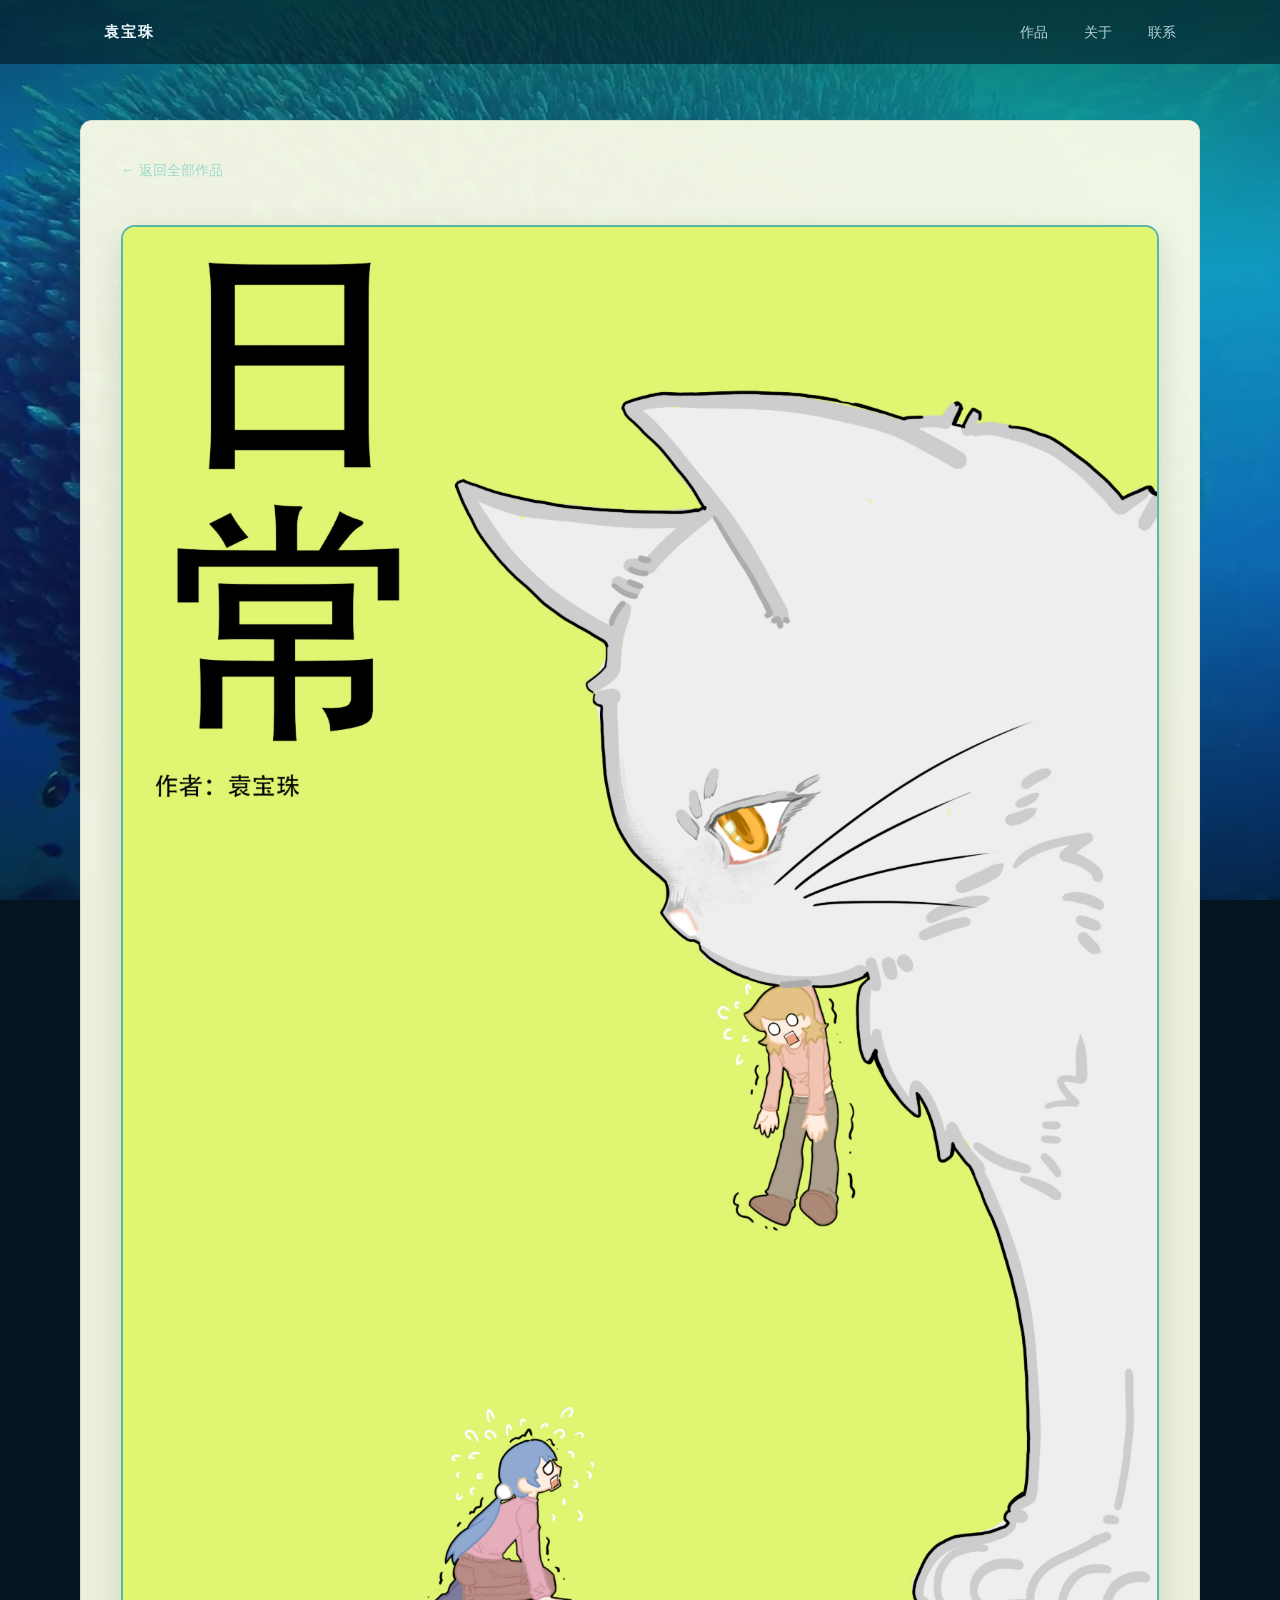
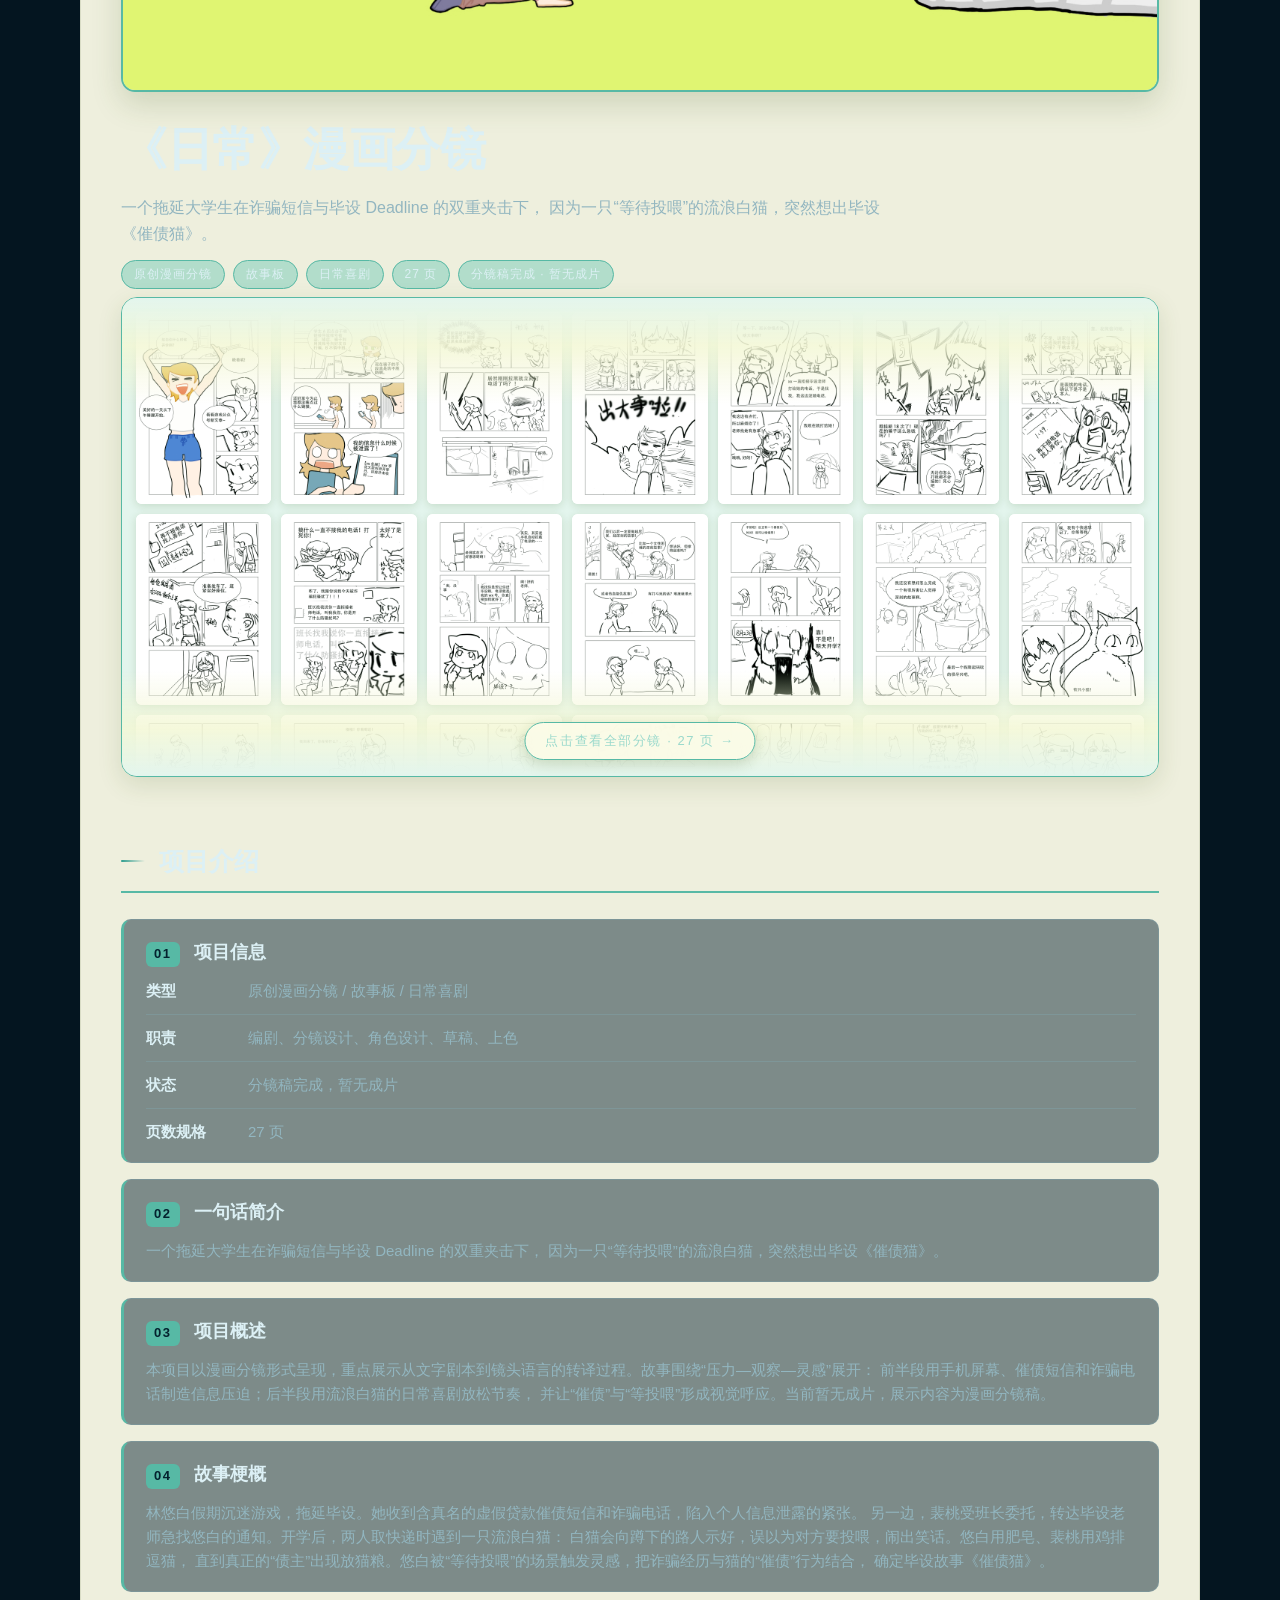
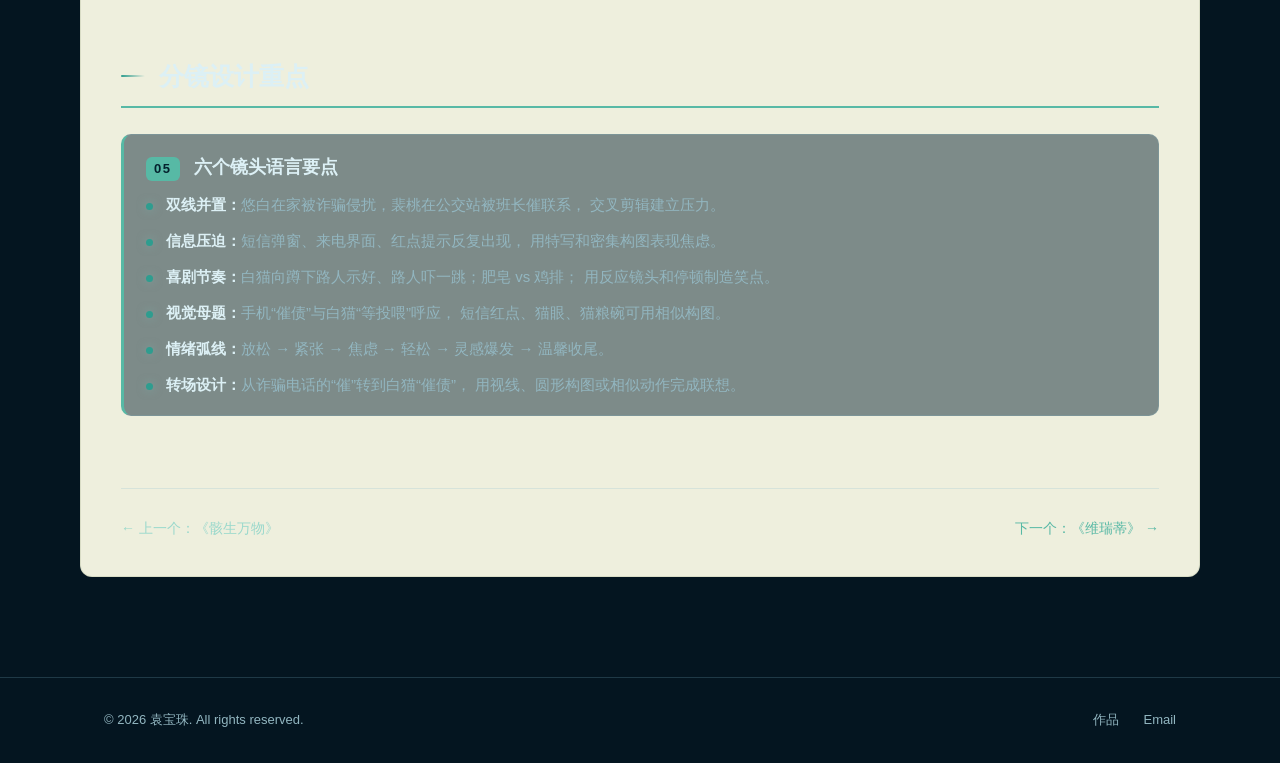
<file: works/work-2.html>
<!DOCTYPE html>
<html lang="zh-CN">
<head>
  <meta charset="UTF-8" />
  <meta name="viewport" content="width=device-width, initial-scale=1.0" />
  <title>《日常》漫画分镜 | 袁宝珠</title>
  <meta name="description" content="作品二《日常》——27 页原创漫画分镜 / 故事板 / 日常喜剧：拖延大学生在诈骗短信与毕设 Deadline 的双重夹击下，被一只流浪白猫催出毕设灵感《催债猫》。" />
  <link rel="stylesheet" href="../css/style.css" />
</head>
<body class="page-daily">

  <!-- ============ 顶部导航 ============ -->
  <header class="navbar" id="navbar">
    <nav class="nav-inner">
      <a href="../index.html" class="nav-logo">袁宝珠</a>

      <button class="nav-toggle" id="navToggle" aria-label="打开菜单" aria-expanded="false">
        <span></span><span></span><span></span>
      </button>

      <ul class="nav-links" id="navLinks">
        <li><a href="../index.html#works">作品</a></li>
        <li><a href="../index.html#about">关于</a></li>
        <li><a href="../index.html#contact">联系</a></li>
      </ul>
    </nav>
  </header>

  <main class="detail">
    <div class="container">
      <a href="../index.html#works" class="back-link">← 返回全部作品</a>

      <!-- ============ 封面图 ============ -->
      <div class="daily-cover-hero">
        <img src="../images/daily-cover.jpg" alt="《日常》漫画分镜封面" />
      </div>

      <!-- ============ 作品信息 ============ -->
      <header>
        <h1 class="detail-title">《日常》漫画分镜</h1>
        <p class="detail-subtitle">
          一个拖延大学生在诈骗短信与毕设 Deadline 的双重夹击下，
          因为一只“等待投喂”的流浪白猫，突然想出毕设《催债猫》。
        </p>
        <ul class="detail-meta">
          <li>原创漫画分镜</li>
          <li>故事板</li>
          <li>日常喜剧</li>
          <li>27 页</li>
          <li>分镜稿完成 · 暂无成片</li>
        </ul>
      </header>

      <!-- ============ 分镜滚动预览（整块可点击进入完整浏览页） ============ -->
      <a class="daily-reel" href="work-2-all.html" id="dailyReel"
         aria-label="进入《日常》全部分镜浏览页，共 27 页">
        <div class="daily-reel-mask">
          <div class="daily-reel-viewport">
            <div class="daily-reel-track" id="dailyReelTrack"><!-- js/daily.js 渲染 2 × 27 页 --></div>
          </div>
        </div>
        <span class="daily-reel-tint" aria-hidden="true"></span>
        <span class="daily-reel-cta">点击查看全部分镜 · 27 页 →</span>
      </a>

      <!-- ============ 项目介绍 ============ -->
      <h2 class="detail-h2">项目介绍</h2>

      <article class="info-block">
        <div class="info-block-head">
          <span class="info-block-no">01</span>
          <h3>项目信息</h3>
        </div>
        <ul class="spec-list">
          <li><span class="spec-key">类型</span><span>原创漫画分镜 / 故事板 / 日常喜剧</span></li>
          <li><span class="spec-key">职责</span><span>编剧、分镜设计、角色设计、草稿、上色</span></li>
          <li><span class="spec-key">状态</span><span>分镜稿完成，暂无成片</span></li>
          <li><span class="spec-key">页数规格</span><span>27 页</span></li>
        </ul>
      </article>

      <article class="info-block">
        <div class="info-block-head">
          <span class="info-block-no">02</span>
          <h3>一句话简介</h3>
        </div>
        <p>
          一个拖延大学生在诈骗短信与毕设 Deadline 的双重夹击下，
          因为一只“等待投喂”的流浪白猫，突然想出毕设《催债猫》。
        </p>
      </article>

      <article class="info-block">
        <div class="info-block-head">
          <span class="info-block-no">03</span>
          <h3>项目概述</h3>
        </div>
        <p>
          本项目以漫画分镜形式呈现，重点展示从文字剧本到镜头语言的转译过程。故事围绕“压力—观察—灵感”展开：
          前半段用手机屏幕、催债短信和诈骗电话制造信息压迫；后半段用流浪白猫的日常喜剧放松节奏，
          并让“催债”与“等投喂”形成视觉呼应。当前暂无成片，展示内容为漫画分镜稿。
        </p>
      </article>

      <article class="info-block">
        <div class="info-block-head">
          <span class="info-block-no">04</span>
          <h3>故事梗概</h3>
        </div>
        <p>
          林悠白假期沉迷游戏，拖延毕设。她收到含真名的虚假贷款催债短信和诈骗电话，陷入个人信息泄露的紧张。
          另一边，裴桃受班长委托，转达毕设老师急找悠白的通知。开学后，两人取快递时遇到一只流浪白猫：
          白猫会向蹲下的路人示好，误以为对方要投喂，闹出笑话。悠白用肥皂、裴桃用鸡排逗猫，
          直到真正的“债主”出现放猫粮。悠白被“等待投喂”的场景触发灵感，把诈骗经历与猫的“催债”行为结合，
          确定毕设故事《催债猫》。
        </p>
      </article>

      <!-- ============ 分镜设计重点 ============ -->
      <h2 class="detail-h2">分镜设计重点</h2>

      <article class="info-block">
        <div class="info-block-head">
          <span class="info-block-no">05</span>
          <h3>六个镜头语言要点</h3>
        </div>
        <ul class="point-list">
          <li>
            <strong>双线并置：</strong>悠白在家被诈骗侵扰，裴桃在公交站被班长催联系，
            交叉剪辑建立压力。
          </li>
          <li>
            <strong>信息压迫：</strong>短信弹窗、来电界面、红点提示反复出现，
            用特写和密集构图表现焦虑。
          </li>
          <li>
            <strong>喜剧节奏：</strong>白猫向蹲下路人示好、路人吓一跳；肥皂 vs 鸡排；
            用反应镜头和停顿制造笑点。
          </li>
          <li>
            <strong>视觉母题：</strong>手机“催债”与白猫“等投喂”呼应，
            短信红点、猫眼、猫粮碗可用相似构图。
          </li>
          <li>
            <strong>情绪弧线：</strong>放松 → 紧张 → 焦虑 → 轻松 → 灵感爆发 → 温馨收尾。
          </li>
          <li>
            <strong>转场设计：</strong>从诈骗电话的“催”转到白猫“催债”，
            用视线、圆形构图或相似动作完成联想。
          </li>
        </ul>
      </article>

      <!-- ============ 翻页 ============ -->
      <nav class="pager">
        <a href="work-1.html">← 上一个：《骸生万物》</a>
        <a class="pager-next" href="work-3.html">下一个：《维瑞蒂》 →</a>
      </nav>
    </div>
  </main>

  <!-- ============ 页脚 ============ -->
  <footer class="footer">
    <div class="container footer-inner">
      <span>© 2026 袁宝珠. All rights reserved.</span>
      <div class="footer-links">
        <a href="../index.html#works">作品</a>
        <a href="../index.html#contact">Email</a>
      </div>
    </div>
  </footer>

  <script src="../js/main.js"></script>
  <script src="../js/daily.js"></script>
</body>
</html>
</file>
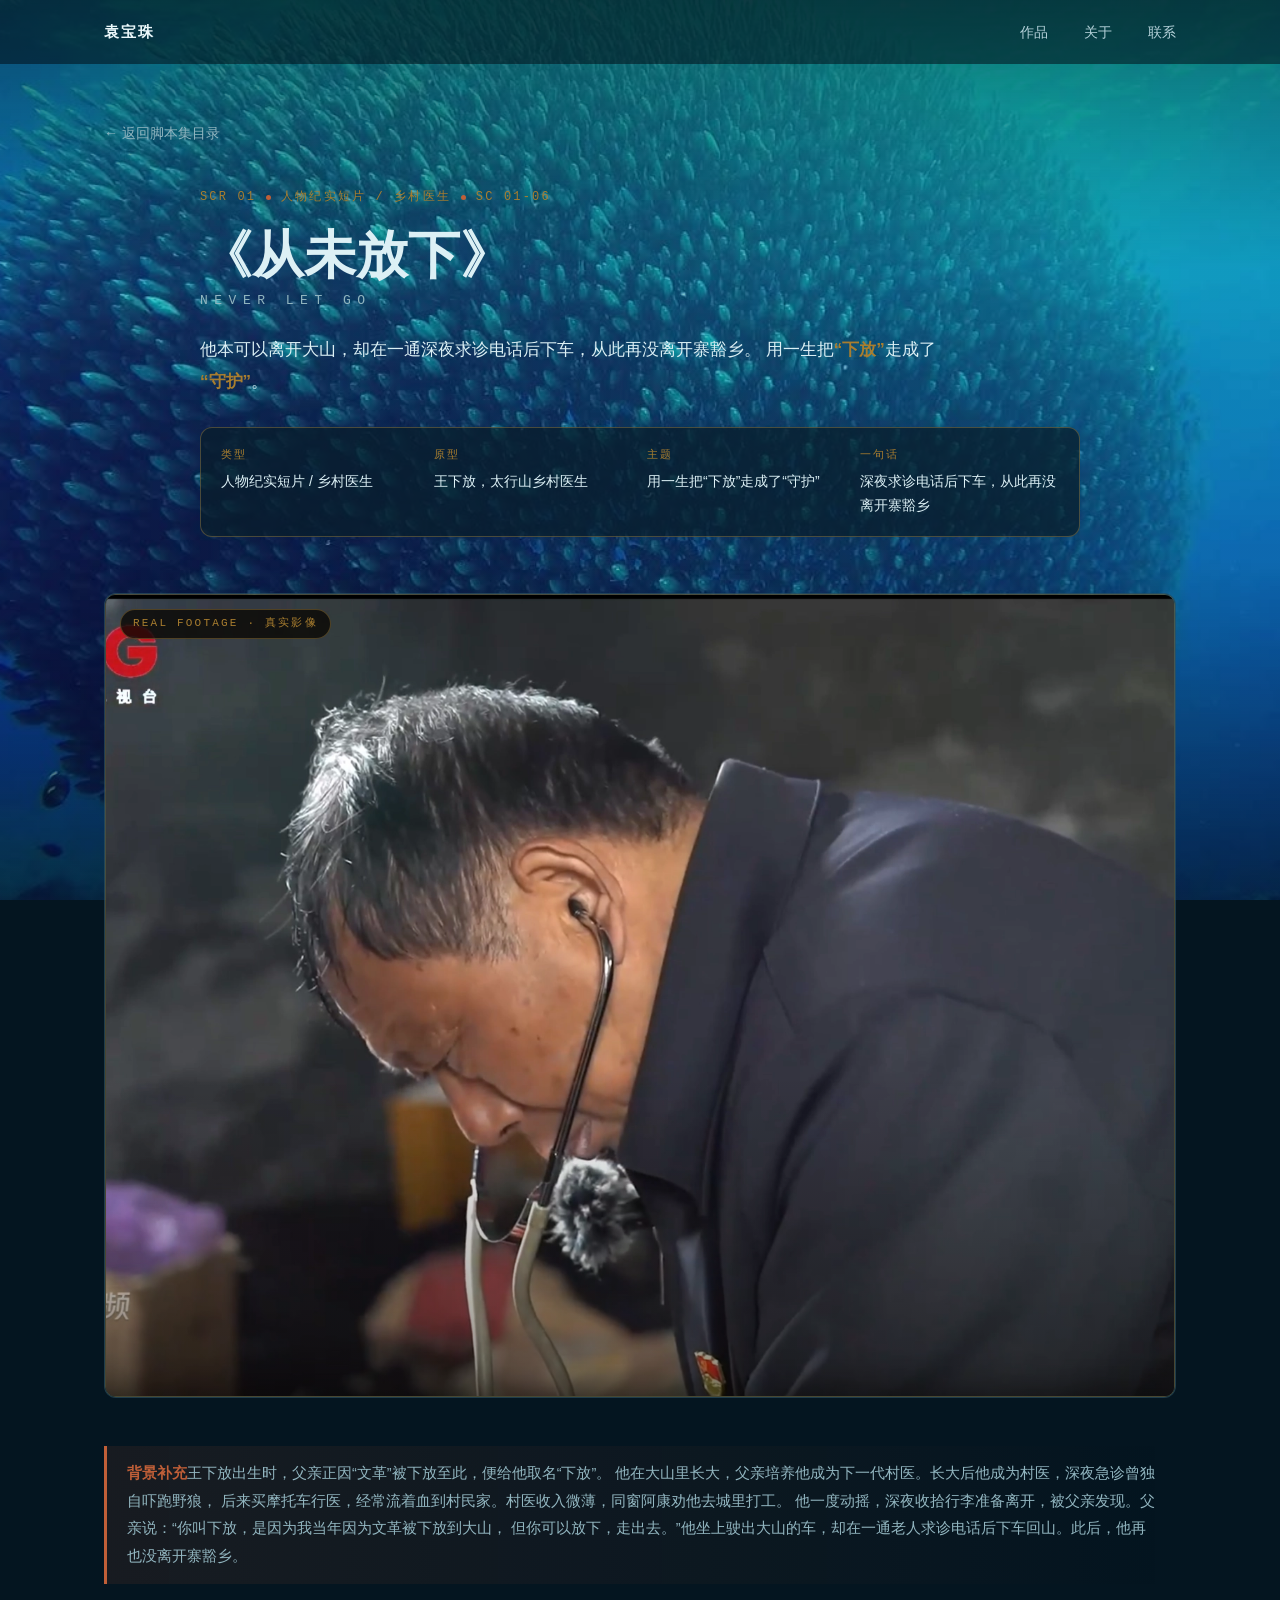
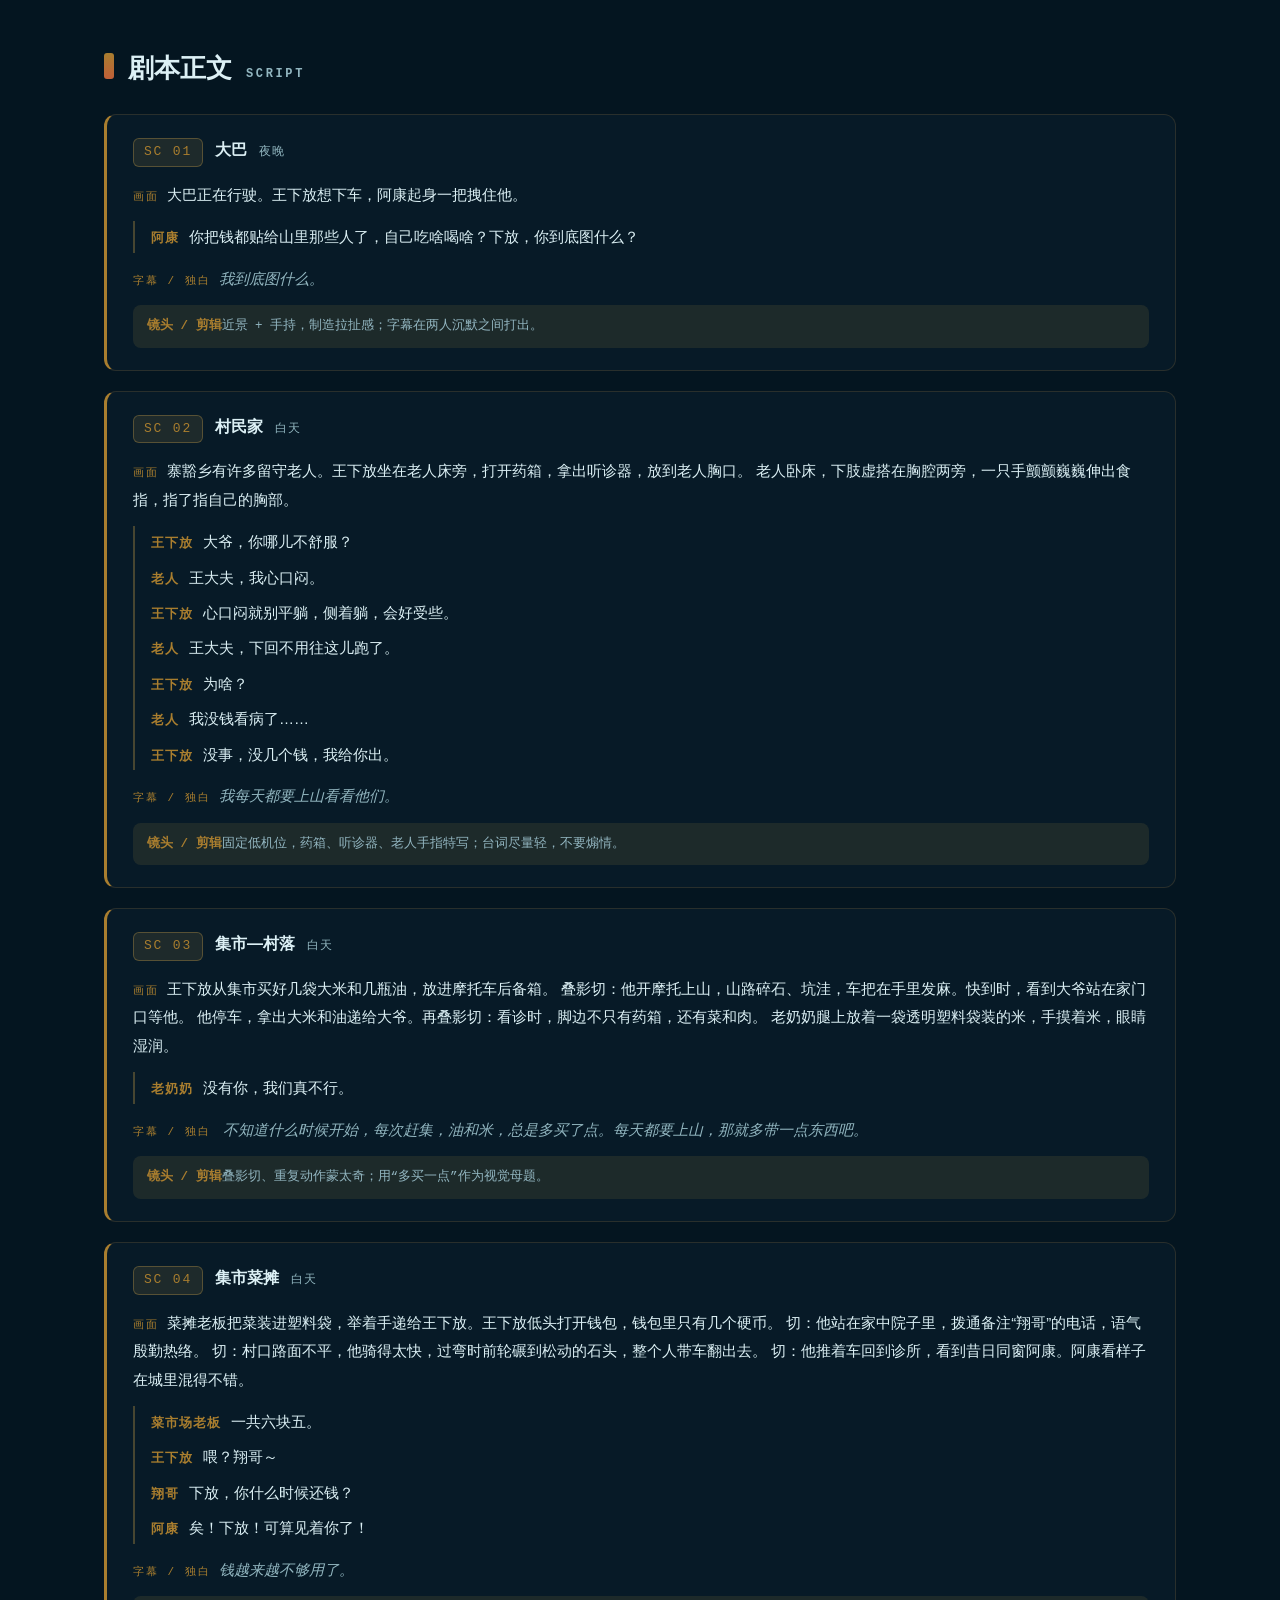
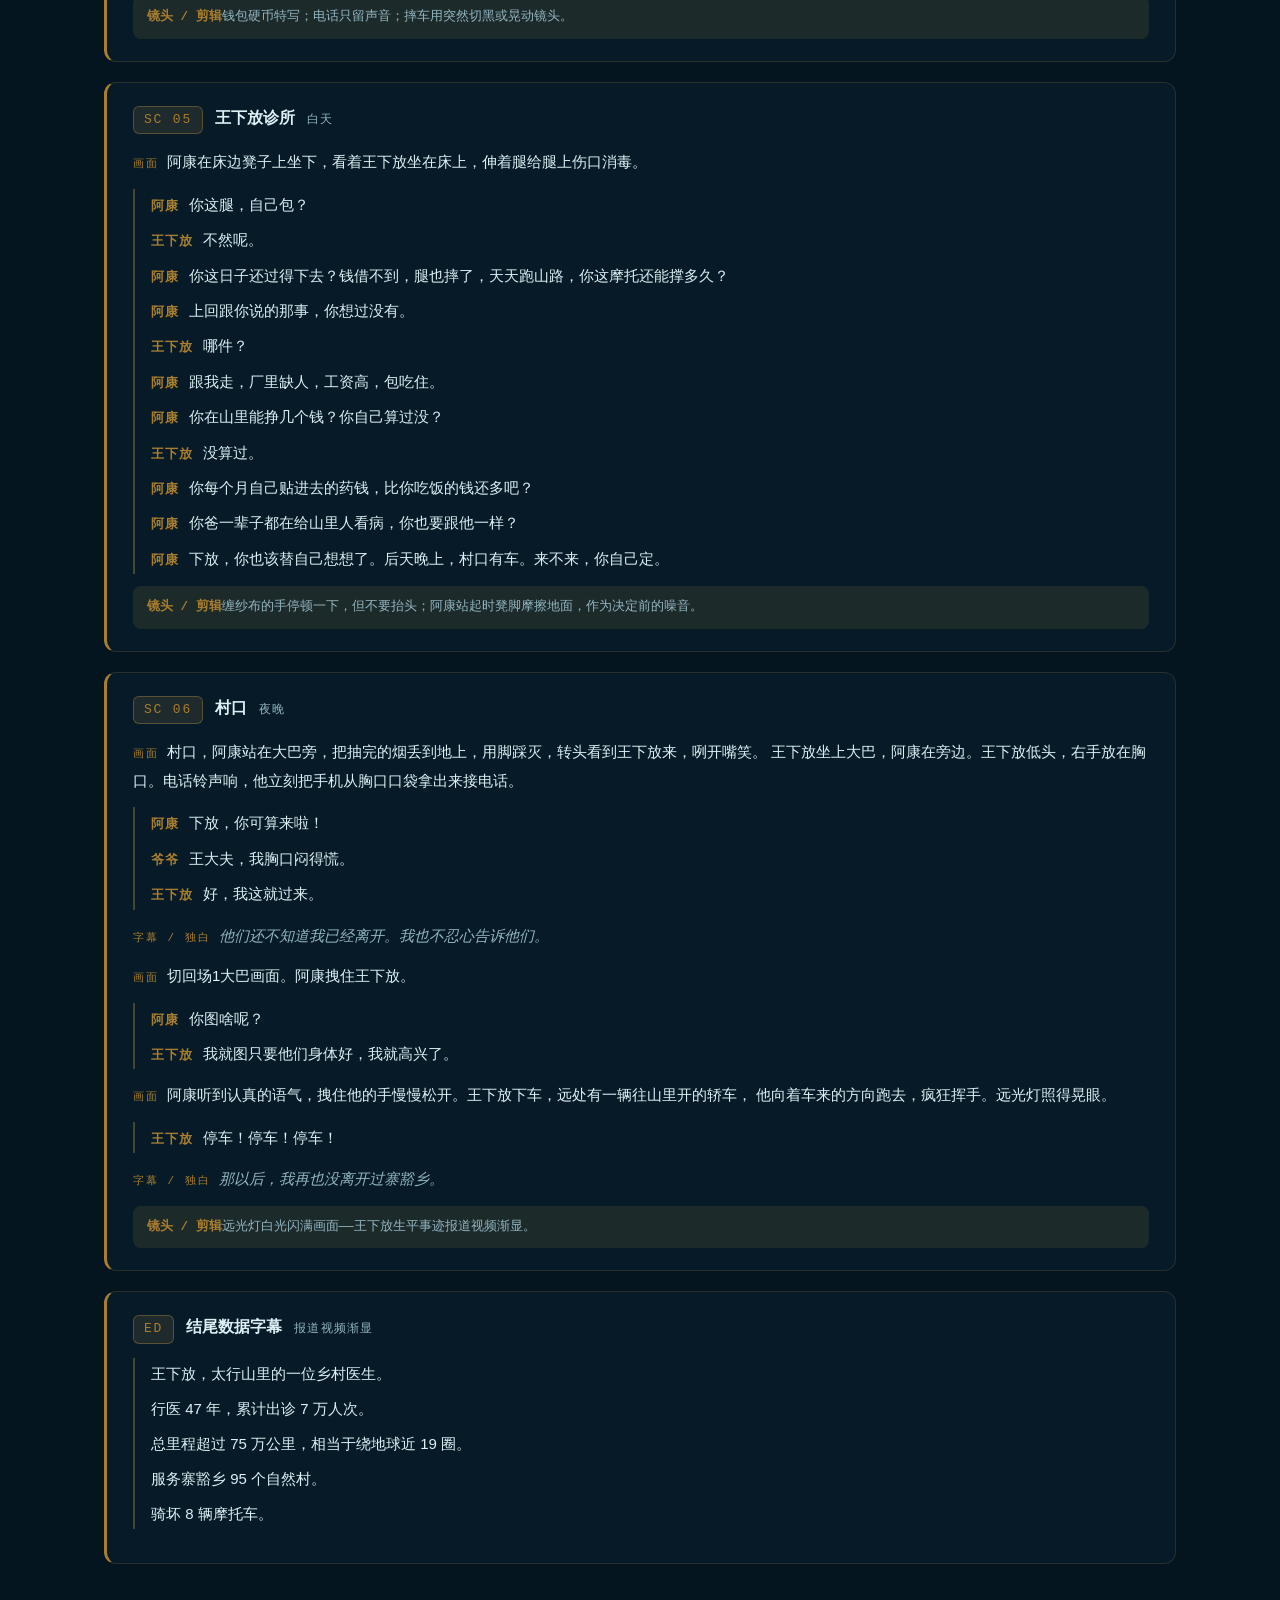
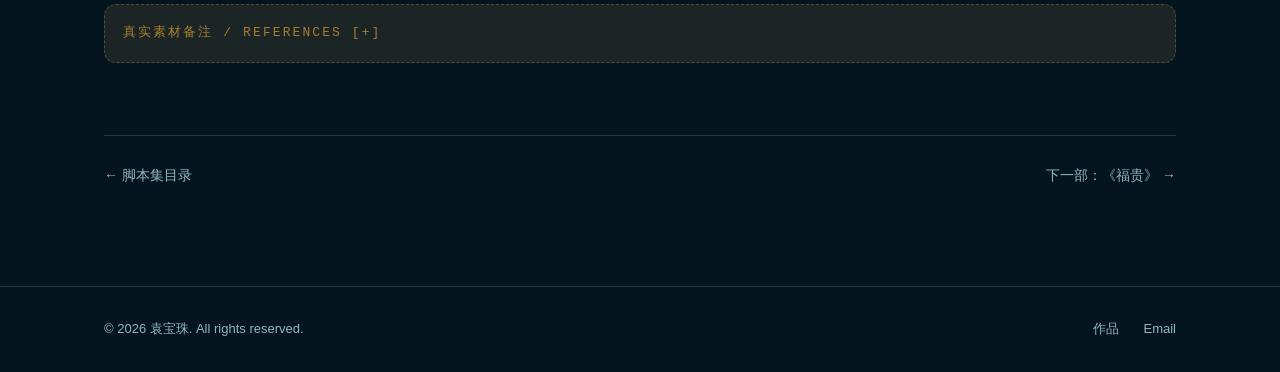
<file: works/work-4-1.html>
<!DOCTYPE html>
<html lang="zh-CN">
<head>
  <meta charset="UTF-8" />
  <meta name="viewport" content="width=device-width, initial-scale=1.0" />
  <title>《从未放下》——乡村医生王下放 | AIGC 编导脚本集 | 袁宝珠</title>
  <link rel="stylesheet" href="../css/style.css" />
</head>
<body class="page-scr">

  <header class="navbar" id="navbar">
    <nav class="nav-inner">
      <a href="../index.html" class="nav-logo">袁宝珠</a>
      <button class="nav-toggle" id="navToggle" aria-label="打开菜单" aria-expanded="false">
        <span></span><span></span><span></span>
      </button>
      <ul class="nav-links" id="navLinks">
        <li><a href="../index.html#works">作品</a></li>
        <li><a href="../index.html#about">关于</a></li>
        <li><a href="../index.html#contact">联系</a></li>
      </ul>
    </nav>
  </header>

  <main class="detail">
    <div class="container">
      <a href="work-4.html" class="back-link">← 返回脚本集目录</a>

      <!-- ============ 作品头 ============ -->
      <header class="scr-hero">
        <p class="scr-codebar">
          <span>SCR 01</span>
          <span class="scr-codebar-dot"></span>
          <span>人物纪实短片 / 乡村医生</span>
          <span class="scr-codebar-dot"></span>
          <span>SC 01-06</span>
        </p>
        <h1 class="scr-title">《从未放下》</h1>
        <p class="scr-title-en">Never Let Go</p>
        <p class="scr-lead">
          他本可以离开大山，却在一通深夜求诊电话后下车，从此再没离开寨豁乡。
          用一生把<b>“下放”</b>走成了<b>“守护”</b>。
        </p>
        <div class="scr-meta">
          <div class="scr-meta-item"><span>类型</span>人物纪实短片 / 乡村医生</div>
          <div class="scr-meta-item"><span>原型</span>王下放，太行山乡村医生</div>
          <div class="scr-meta-item"><span>主题</span>用一生把“下放”走成了“守护”</div>
          <div class="scr-meta-item"><span>一句话</span>深夜求诊电话后下车，从此再没离开寨豁乡</div>
        </div>
      </header>

      <!-- ============ 真实影像 ============ -->
      <figure class="scr-figure scr-real gallery-item">
        <div class="scr-figure-frame">
          <span class="scr-real-badge">REAL FOOTAGE · 真实影像</span>
          <img src="../images/scr-xf-real.webp" alt="真实影像：王下放用听诊器为村民看病" />
        </div>
        <figcaption>真实影像截图 · 王下放为村民听诊（河南广播电视台 / 大象新闻《面孔》）（点击放大）</figcaption>
      </figure>

      <div class="scr-backstory">
        <b>背景补充</b>王下放出生时，父亲正因“文革”被下放至此，便给他取名“下放”。
        他在大山里长大，父亲培养他成为下一代村医。长大后他成为村医，深夜急诊曾独自吓跑野狼，
        后来买摩托车行医，经常流着血到村民家。村医收入微薄，同窗阿康劝他去城里打工。
        他一度动摇，深夜收拾行李准备离开，被父亲发现。父亲说：“你叫下放，是因为我当年因为文革被下放到大山，
        但你可以放下，走出去。”他坐上驶出大山的车，却在一通老人求诊电话后下车回山。此后，他再也没离开寨豁乡。
      </div>

      <!-- ============ 剧本正文 ============ -->
      <h2 class="scr-h2">剧本正文 <span>SCRIPT</span></h2>

      <article class="scr-scene">
        <header class="scr-scene-head">
          <span class="scr-scene-no">SC 01</span>
          <span class="scr-scene-loc">大巴</span>
          <span class="scr-scene-time">夜晚</span>
        </header>
        <p class="scr-block"><span class="scr-block-label">画面</span>大巴正在行驶。王下放想下车，阿康起身一把拽住他。</p>
        <div class="scr-lines">
          <p class="scr-line"><b>阿康</b>你把钱都贴给山里那些人了，自己吃啥喝啥？下放，你到底图什么？</p>
        </div>
        <p class="scr-block"><span class="scr-block-label">字幕 / 独白</span><span class="scr-mono-line">我到底图什么。</span></p>
        <p class="scr-note"><b>镜头 / 剪辑</b>近景 + 手持，制造拉扯感；字幕在两人沉默之间打出。</p>
      </article>

      <article class="scr-scene">
        <header class="scr-scene-head">
          <span class="scr-scene-no">SC 02</span>
          <span class="scr-scene-loc">村民家</span>
          <span class="scr-scene-time">白天</span>
        </header>
        <p class="scr-block">
          <span class="scr-block-label">画面</span>寨豁乡有许多留守老人。王下放坐在老人床旁，打开药箱，拿出听诊器，放到老人胸口。
          老人卧床，下肢虚搭在胸腔两旁，一只手颤颤巍巍伸出食指，指了指自己的胸部。
        </p>
        <div class="scr-lines">
          <p class="scr-line"><b>王下放</b>大爷，你哪儿不舒服？</p>
          <p class="scr-line"><b>老人</b>王大夫，我心口闷。</p>
          <p class="scr-line"><b>王下放</b>心口闷就别平躺，侧着躺，会好受些。</p>
          <p class="scr-line"><b>老人</b>王大夫，下回不用往这儿跑了。</p>
          <p class="scr-line"><b>王下放</b>为啥？</p>
          <p class="scr-line"><b>老人</b>我没钱看病了……</p>
          <p class="scr-line"><b>王下放</b>没事，没几个钱，我给你出。</p>
        </div>
        <p class="scr-block"><span class="scr-block-label">字幕 / 独白</span><span class="scr-mono-line">我每天都要上山看看他们。</span></p>
        <p class="scr-note"><b>镜头 / 剪辑</b>固定低机位，药箱、听诊器、老人手指特写；台词尽量轻，不要煽情。</p>
      </article>

      <article class="scr-scene">
        <header class="scr-scene-head">
          <span class="scr-scene-no">SC 03</span>
          <span class="scr-scene-loc">集市—村落</span>
          <span class="scr-scene-time">白天</span>
        </header>
        <p class="scr-block">
          <span class="scr-block-label">画面</span>王下放从集市买好几袋大米和几瓶油，放进摩托车后备箱。
          叠影切：他开摩托上山，山路碎石、坑洼，车把在手里发麻。快到时，看到大爷站在家门口等他。
          他停车，拿出大米和油递给大爷。再叠影切：看诊时，脚边不只有药箱，还有菜和肉。
          老奶奶腿上放着一袋透明塑料袋装的米，手摸着米，眼睛湿润。
        </p>
        <div class="scr-lines">
          <p class="scr-line"><b>老奶奶</b>没有你，我们真不行。</p>
        </div>
        <p class="scr-block">
          <span class="scr-block-label">字幕 / 独白</span><span class="scr-mono-line">
          不知道什么时候开始，每次赶集，油和米，总是多买了点。每天都要上山，那就多带一点东西吧。</span>
        </p>
        <p class="scr-note"><b>镜头 / 剪辑</b>叠影切、重复动作蒙太奇；用“多买一点”作为视觉母题。</p>
      </article>

      <article class="scr-scene">
        <header class="scr-scene-head">
          <span class="scr-scene-no">SC 04</span>
          <span class="scr-scene-loc">集市菜摊</span>
          <span class="scr-scene-time">白天</span>
        </header>
        <p class="scr-block">
          <span class="scr-block-label">画面</span>菜摊老板把菜装进塑料袋，举着手递给王下放。王下放低头打开钱包，钱包里只有几个硬币。
          切：他站在家中院子里，拨通备注“翔哥”的电话，语气殷勤热络。
          切：村口路面不平，他骑得太快，过弯时前轮碾到松动的石头，整个人带车翻出去。
          切：他推着车回到诊所，看到昔日同窗阿康。阿康看样子在城里混得不错。
        </p>
        <div class="scr-lines">
          <p class="scr-line"><b>菜市场老板</b>一共六块五。</p>
          <p class="scr-line"><b>王下放</b>喂？翔哥～</p>
          <p class="scr-line"><b>翔哥</b>下放，你什么时候还钱？</p>
          <p class="scr-line"><b>阿康</b>矣！下放！可算见着你了！</p>
        </div>
        <p class="scr-block"><span class="scr-block-label">字幕 / 独白</span><span class="scr-mono-line">钱越来越不够用了。</span></p>
        <p class="scr-note"><b>镜头 / 剪辑</b>钱包硬币特写；电话只留声音；摔车用突然切黑或晃动镜头。</p>
      </article>

      <article class="scr-scene">
        <header class="scr-scene-head">
          <span class="scr-scene-no">SC 05</span>
          <span class="scr-scene-loc">王下放诊所</span>
          <span class="scr-scene-time">白天</span>
        </header>
        <p class="scr-block">
          <span class="scr-block-label">画面</span>阿康在床边凳子上坐下，看着王下放坐在床上，伸着腿给腿上伤口消毒。
        </p>
        <div class="scr-lines">
          <p class="scr-line"><b>阿康</b>你这腿，自己包？</p>
          <p class="scr-line"><b>王下放</b>不然呢。</p>
          <p class="scr-line"><b>阿康</b>你这日子还过得下去？钱借不到，腿也摔了，天天跑山路，你这摩托还能撑多久？</p>
          <p class="scr-line"><b>阿康</b>上回跟你说的那事，你想过没有。</p>
          <p class="scr-line"><b>王下放</b>哪件？</p>
          <p class="scr-line"><b>阿康</b>跟我走，厂里缺人，工资高，包吃住。</p>
          <p class="scr-line"><b>阿康</b>你在山里能挣几个钱？你自己算过没？</p>
          <p class="scr-line"><b>王下放</b>没算过。</p>
          <p class="scr-line"><b>阿康</b>你每个月自己贴进去的药钱，比你吃饭的钱还多吧？</p>
          <p class="scr-line"><b>阿康</b>你爸一辈子都在给山里人看病，你也要跟他一样？</p>
          <p class="scr-line"><b>阿康</b>下放，你也该替自己想想了。后天晚上，村口有车。来不来，你自己定。</p>
        </div>
        <p class="scr-note"><b>镜头 / 剪辑</b>缠纱布的手停顿一下，但不要抬头；阿康站起时凳脚摩擦地面，作为决定前的噪音。</p>
      </article>

      <article class="scr-scene">
        <header class="scr-scene-head">
          <span class="scr-scene-no">SC 06</span>
          <span class="scr-scene-loc">村口</span>
          <span class="scr-scene-time">夜晚</span>
        </header>
        <p class="scr-block">
          <span class="scr-block-label">画面</span>村口，阿康站在大巴旁，把抽完的烟丢到地上，用脚踩灭，转头看到王下放来，咧开嘴笑。
          王下放坐上大巴，阿康在旁边。王下放低头，右手放在胸口。电话铃声响，他立刻把手机从胸口口袋拿出来接电话。
        </p>
        <div class="scr-lines">
          <p class="scr-line"><b>阿康</b>下放，你可算来啦！</p>
          <p class="scr-line"><b>爷爷</b>王大夫，我胸口闷得慌。</p>
          <p class="scr-line"><b>王下放</b>好，我这就过来。</p>
        </div>
        <p class="scr-block">
          <span class="scr-block-label">字幕 / 独白</span><span class="scr-mono-line">他们还不知道我已经离开。我也不忍心告诉他们。</span>
        </p>
        <p class="scr-block">
          <span class="scr-block-label">画面</span>切回场1大巴画面。阿康拽住王下放。
        </p>
        <div class="scr-lines">
          <p class="scr-line"><b>阿康</b>你图啥呢？</p>
          <p class="scr-line"><b>王下放</b>我就图只要他们身体好，我就高兴了。</p>
        </div>
        <p class="scr-block">
          <span class="scr-block-label">画面</span>阿康听到认真的语气，拽住他的手慢慢松开。王下放下车，远处有一辆往山里开的轿车，
          他向着车来的方向跑去，疯狂挥手。远光灯照得晃眼。
        </p>
        <div class="scr-lines">
          <p class="scr-line"><b>王下放</b>停车！停车！停车！</p>
        </div>
        <p class="scr-block">
          <span class="scr-block-label">字幕 / 独白</span><span class="scr-mono-line">那以后，我再也没离开过寨豁乡。</span>
        </p>
        <p class="scr-note"><b>镜头 / 剪辑</b>远光灯白光闪满画面——王下放生平事迹报道视频渐显。</p>
      </article>

      <article class="scr-scene">
        <header class="scr-scene-head">
          <span class="scr-scene-no">ED</span>
          <span class="scr-scene-loc">结尾数据字幕</span>
          <span class="scr-scene-time">报道视频渐显</span>
        </header>
        <div class="scr-lines">
          <p class="scr-line">王下放，太行山里的一位乡村医生。</p>
          <p class="scr-line">行医 47 年，累计出诊 7 万人次。</p>
          <p class="scr-line">总里程超过 75 万公里，相当于绕地球近 19 圈。</p>
          <p class="scr-line">服务寨豁乡 95 个自然村。</p>
          <p class="scr-line">骑坏 8 辆摩托车。</p>
        </div>
      </article>

      <details class="scr-src">
        <summary>真实素材备注 / REFERENCES</summary>
        <div class="scr-src-body">
          <p>王下放生平事迹报道视频：</p>
          <p><a href="https://news.qq.com/rain/a/20260430A023A700" target="_blank" rel="noopener">https://news.qq.com/rain/a/20260430A023A700（大象新闻）</a></p>
          <p><a href="https://www.12371.cn/2020/03/30/VIDE1585532882879980.shtml" target="_blank" rel="noopener">https://www.12371.cn/2020/03/30/VIDE1585532882879980.shtml（全国党员教育电视片）</a></p>
        </div>
      </details>

      <nav class="pager">
        <a href="work-4.html">← 脚本集目录</a>
        <a class="pager-next" href="work-4-2.html">下一部：《福贵》 →</a>
      </nav>
    </div>
  </main>

  <footer class="footer">
    <div class="container footer-inner">
      <span>© 2026 袁宝珠. All rights reserved.</span>
      <div class="footer-links">
        <a href="../index.html#works">作品</a>
        <a href="../index.html#contact">Email</a>
      </div>
    </div>
  </footer>

  <script src="../js/main.js"></script>
</body>
</html>
</file>
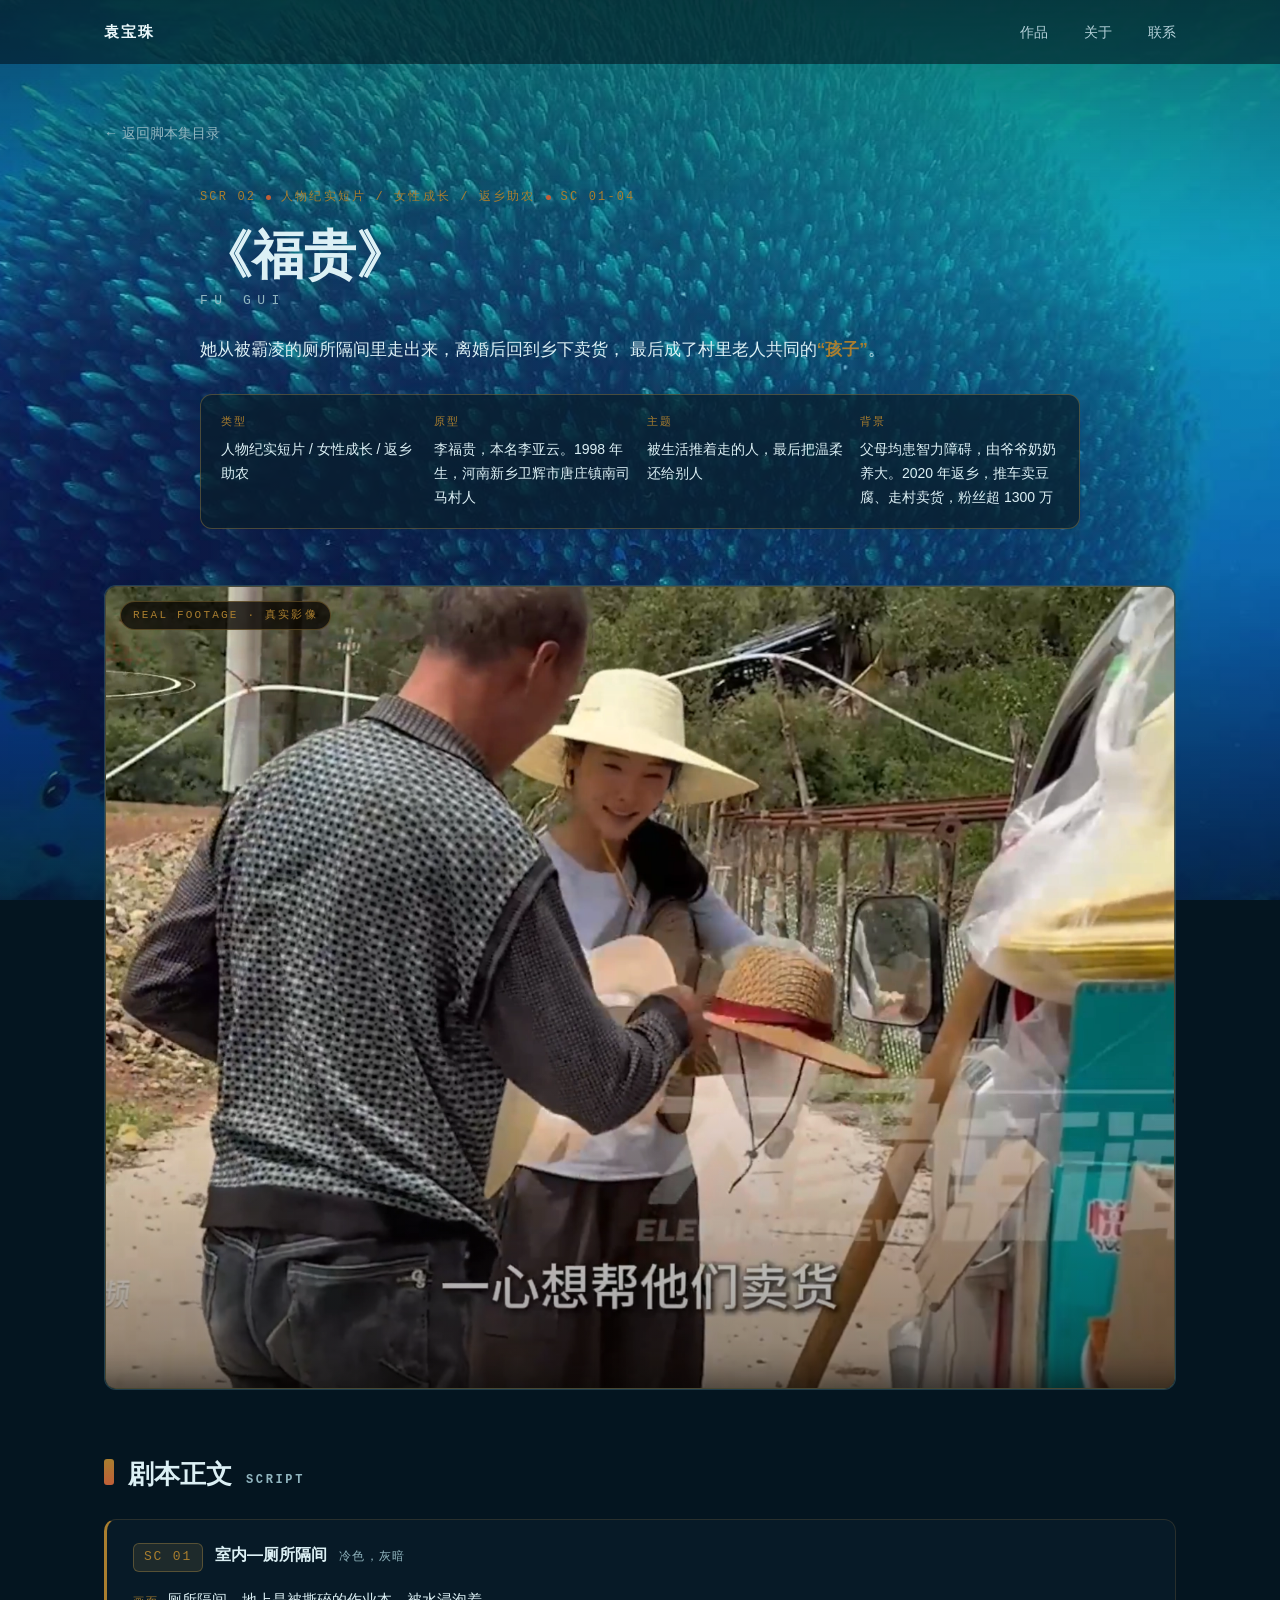
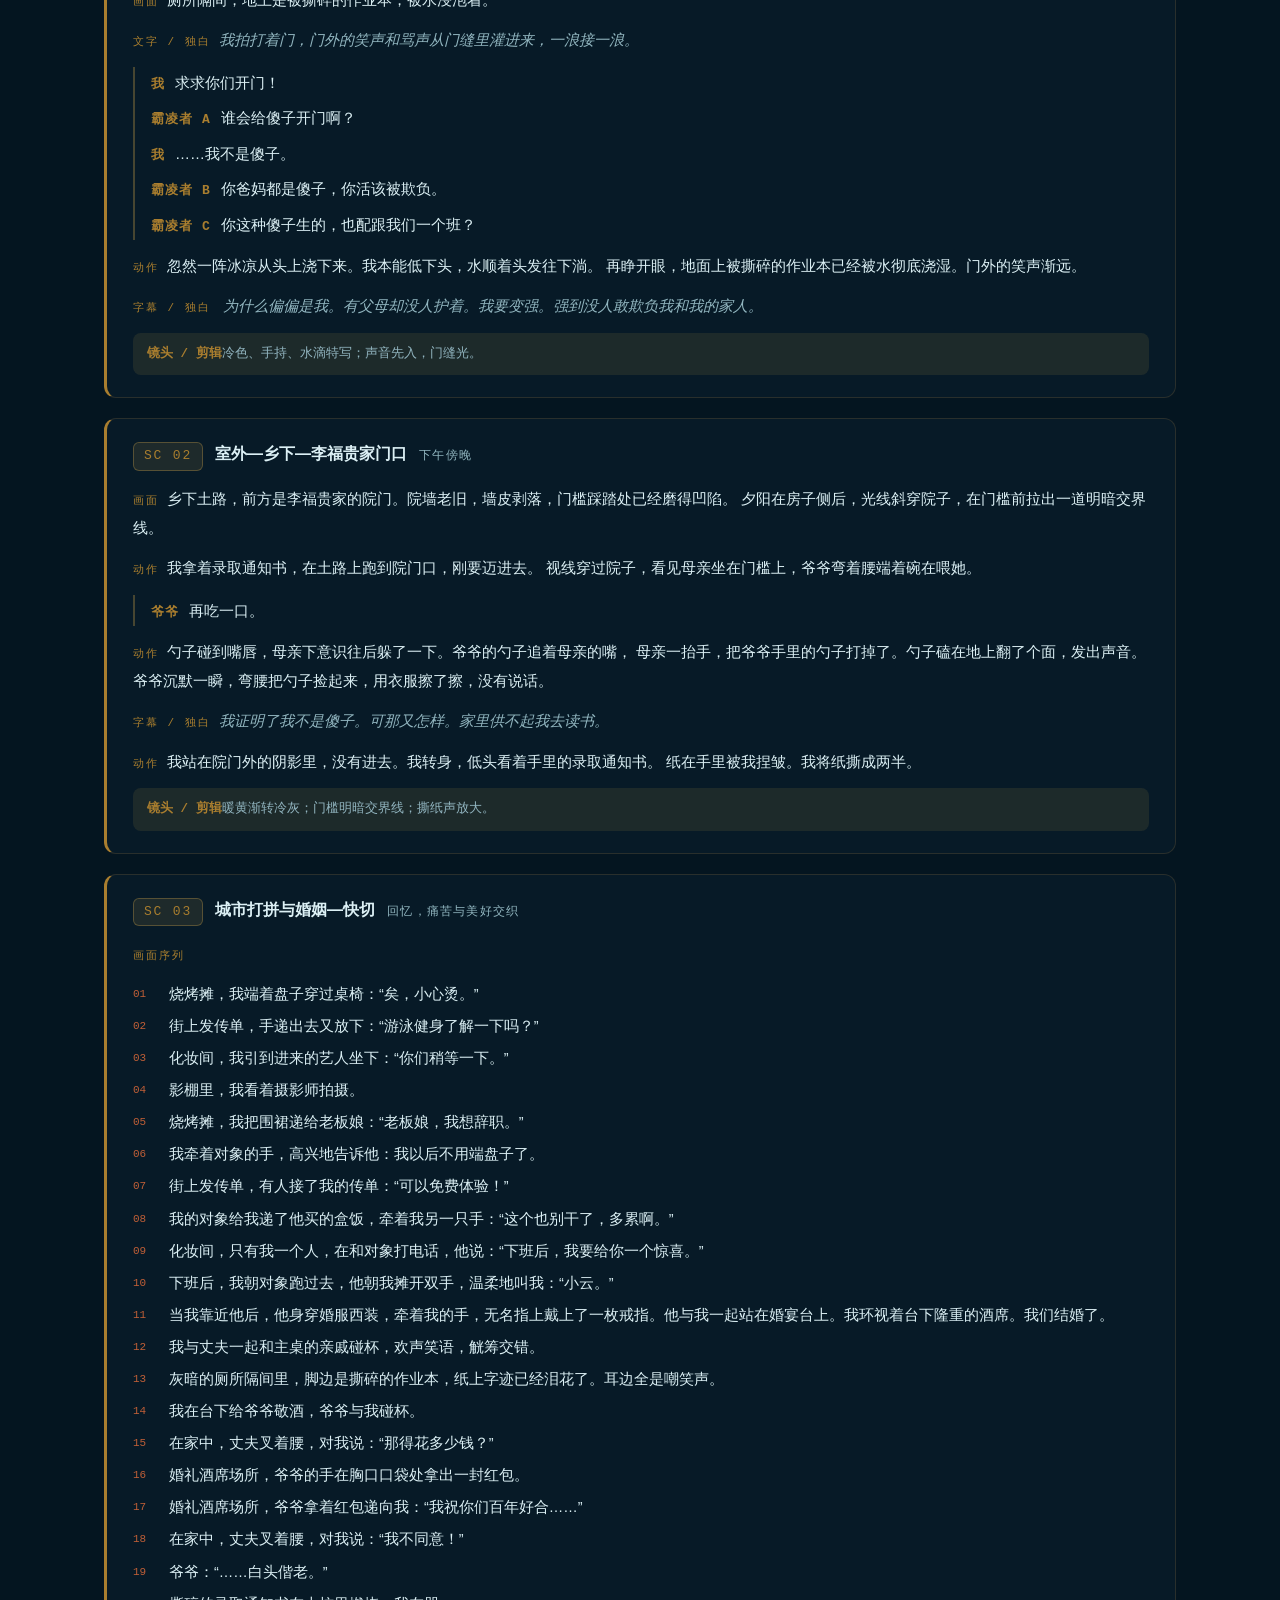
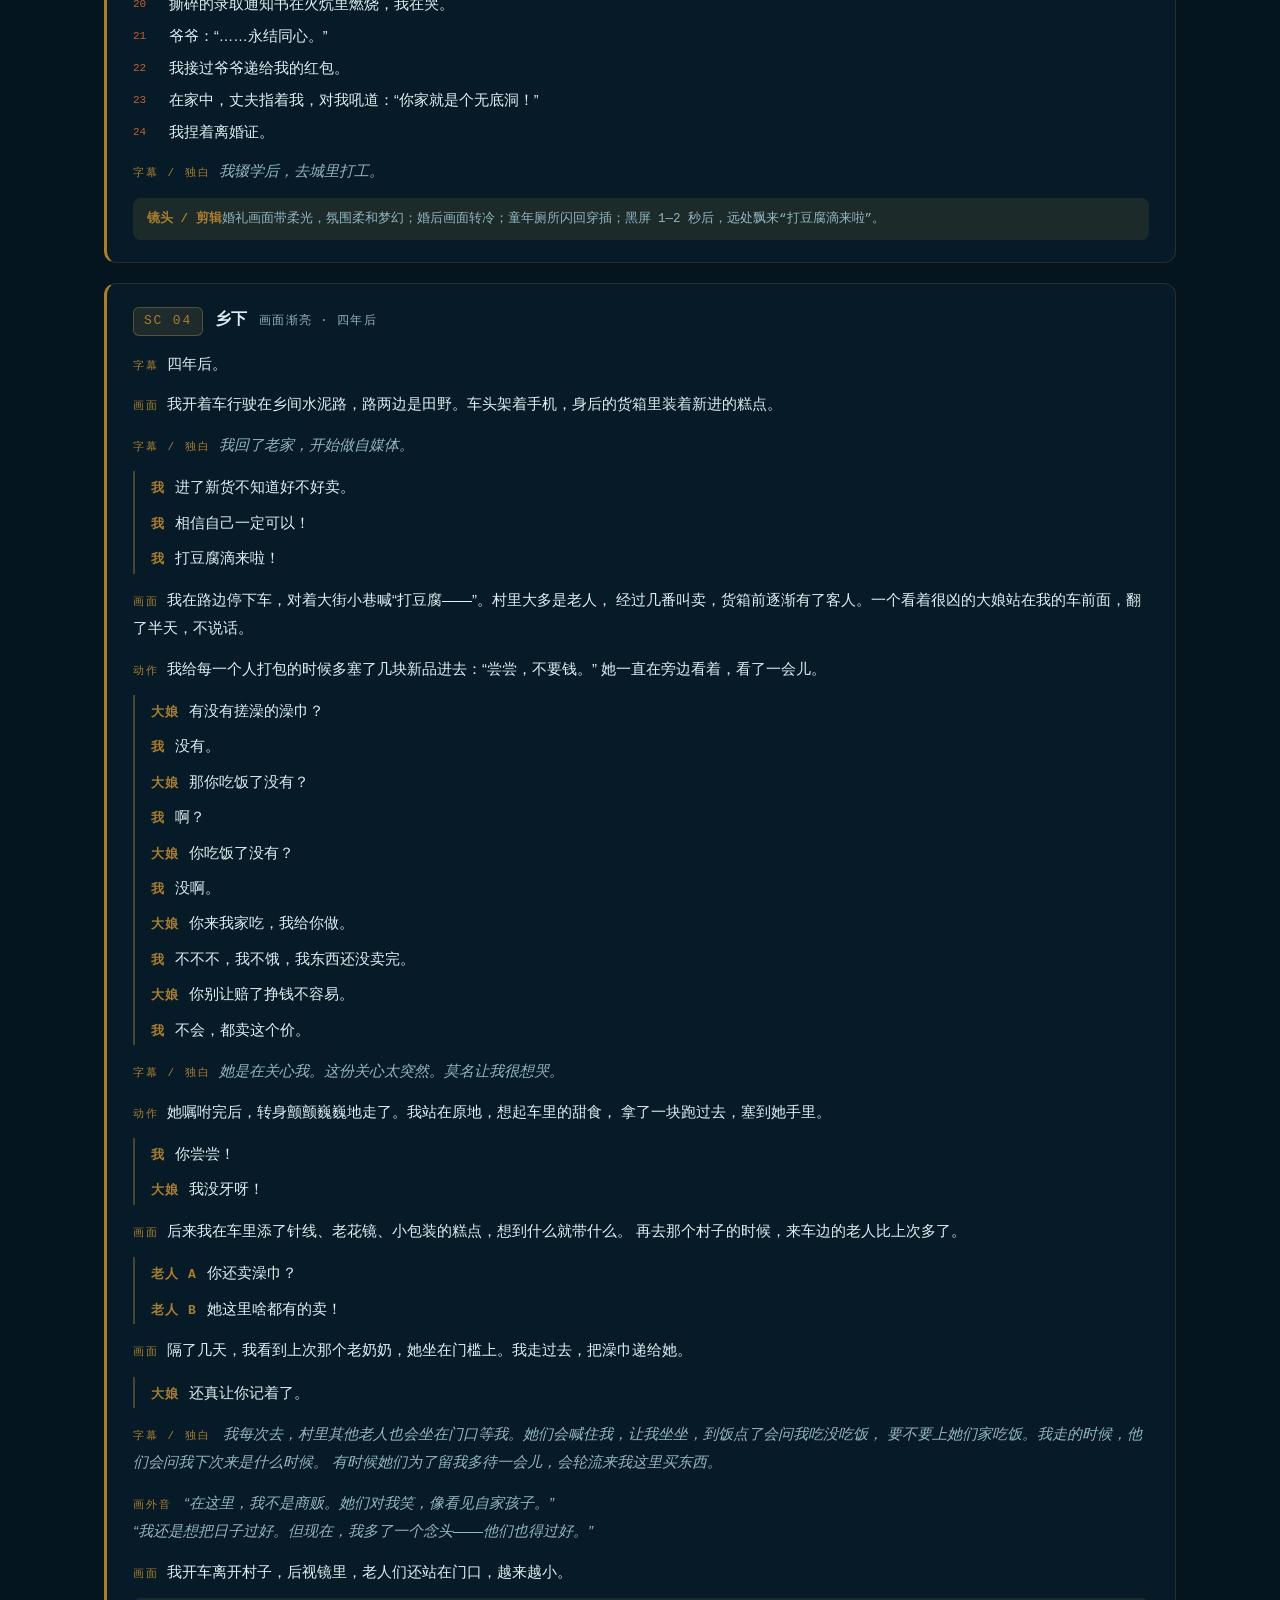
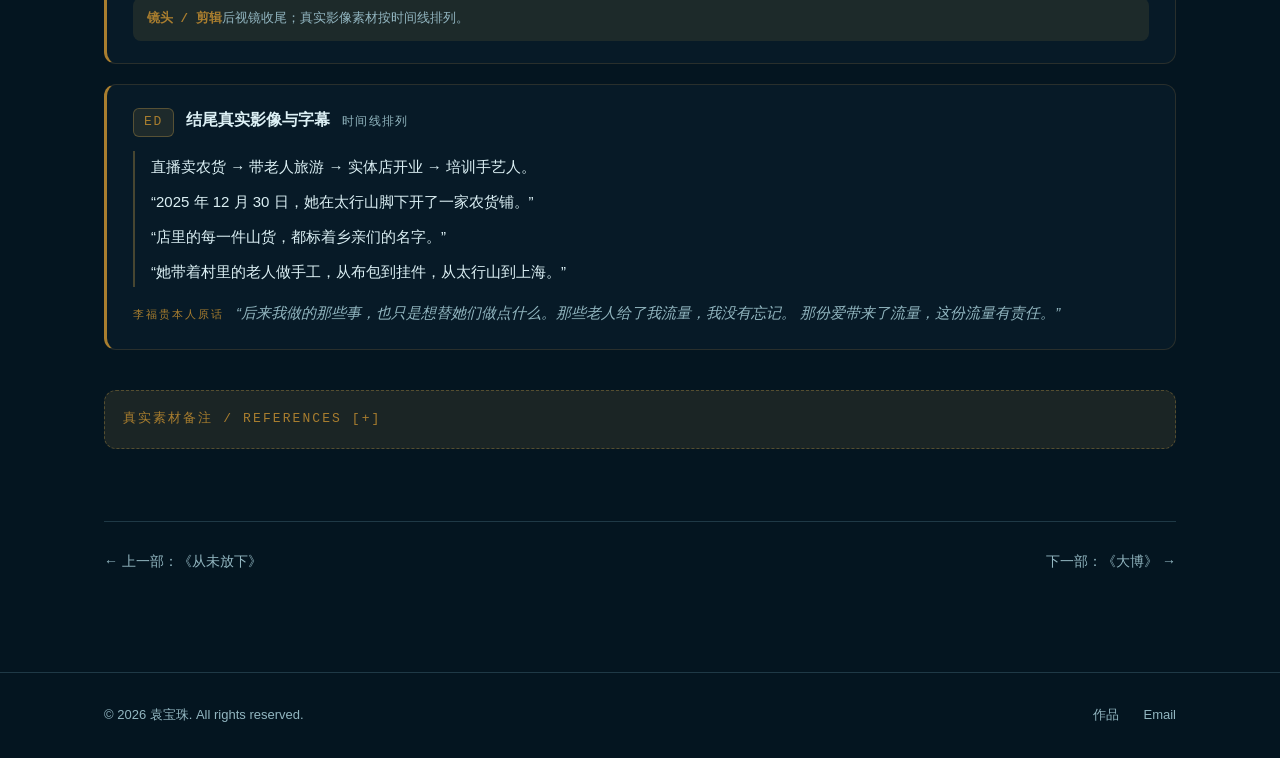
<file: works/work-4-2.html>
<!DOCTYPE html>
<html lang="zh-CN">
<head>
  <meta charset="UTF-8" />
  <meta name="viewport" content="width=device-width, initial-scale=1.0" />
  <title>《福贵》——李福贵 | AIGC 编导脚本集 | 袁宝珠</title>
  <link rel="stylesheet" href="../css/style.css" />
</head>
<body class="page-scr">

  <header class="navbar" id="navbar">
    <nav class="nav-inner">
      <a href="../index.html" class="nav-logo">袁宝珠</a>
      <button class="nav-toggle" id="navToggle" aria-label="打开菜单" aria-expanded="false">
        <span></span><span></span><span></span>
      </button>
      <ul class="nav-links" id="navLinks">
        <li><a href="../index.html#works">作品</a></li>
        <li><a href="../index.html#about">关于</a></li>
        <li><a href="../index.html#contact">联系</a></li>
      </ul>
    </nav>
  </header>

  <main class="detail">
    <div class="container">
      <a href="work-4.html" class="back-link">← 返回脚本集目录</a>

      <!-- ============ 作品头 ============ -->
      <header class="scr-hero">
        <p class="scr-codebar">
          <span>SCR 02</span>
          <span class="scr-codebar-dot"></span>
          <span>人物纪实短片 / 女性成长 / 返乡助农</span>
          <span class="scr-codebar-dot"></span>
          <span>SC 01-04</span>
        </p>
        <h1 class="scr-title">《福贵》</h1>
        <p class="scr-title-en">Fu Gui</p>
        <p class="scr-lead">
          她从被霸凌的厕所隔间里走出来，离婚后回到乡下卖货，
          最后成了村里老人共同的<b>“孩子”</b>。
        </p>
        <div class="scr-meta">
          <div class="scr-meta-item"><span>类型</span>人物纪实短片 / 女性成长 / 返乡助农</div>
          <div class="scr-meta-item"><span>原型</span>李福贵，本名李亚云。1998 年生，河南新乡卫辉市唐庄镇南司马村人</div>
          <div class="scr-meta-item"><span>主题</span>被生活推着走的人，最后把温柔还给别人</div>
          <div class="scr-meta-item"><span>背景</span>父母均患智力障碍，由爷爷奶奶养大。2020 年返乡，推车卖豆腐、走村卖货，粉丝超 1300 万</div>
        </div>
      </header>

      <!-- ============ 真实影像 ============ -->
      <figure class="scr-figure scr-real gallery-item">
        <div class="scr-figure-frame">
          <span class="scr-real-badge">REAL FOOTAGE · 真实影像</span>
          <img src="../images/scr-fg-real.webp" alt="真实影像：李福贵在乡村路边卖货" />
        </div>
        <figcaption>真实影像截图 · 李福贵走村卖货，帮乡亲带货（大象新闻《面孔》）（点击放大）</figcaption>
      </figure>

      <!-- ============ 剧本正文 ============ -->
      <h2 class="scr-h2">剧本正文 <span>SCRIPT</span></h2>

      <article class="scr-scene">
        <header class="scr-scene-head">
          <span class="scr-scene-no">SC 01</span>
          <span class="scr-scene-loc">室内—厕所隔间</span>
          <span class="scr-scene-time">冷色，灰暗</span>
        </header>
        <p class="scr-block"><span class="scr-block-label">画面</span>厕所隔间，地上是被撕碎的作业本，被水浸泡着。</p>
        <p class="scr-block"><span class="scr-block-label">文字 / 独白</span><span class="scr-mono-line">我拍打着门，门外的笑声和骂声从门缝里灌进来，一浪接一浪。</span></p>
        <div class="scr-lines">
          <p class="scr-line"><b>我</b>求求你们开门！</p>
          <p class="scr-line"><b>霸凌者 A</b>谁会给傻子开门啊？</p>
          <p class="scr-line"><b>我</b>……我不是傻子。</p>
          <p class="scr-line"><b>霸凌者 B</b>你爸妈都是傻子，你活该被欺负。</p>
          <p class="scr-line"><b>霸凌者 C</b>你这种傻子生的，也配跟我们一个班？</p>
        </div>
        <p class="scr-block">
          <span class="scr-block-label">动作</span>忽然一阵冰凉从头上浇下来。我本能低下头，水顺着头发往下淌。
          再睁开眼，地面上被撕碎的作业本已经被水彻底浇湿。门外的笑声渐远。
        </p>
        <p class="scr-block">
          <span class="scr-block-label">字幕 / 独白</span><span class="scr-mono-line">
          为什么偏偏是我。有父母却没人护着。我要变强。强到没人敢欺负我和我的家人。</span>
        </p>
        <p class="scr-note"><b>镜头 / 剪辑</b>冷色、手持、水滴特写；声音先入，门缝光。</p>
      </article>

      <article class="scr-scene">
        <header class="scr-scene-head">
          <span class="scr-scene-no">SC 02</span>
          <span class="scr-scene-loc">室外—乡下—李福贵家门口</span>
          <span class="scr-scene-time">下午傍晚</span>
        </header>
        <p class="scr-block">
          <span class="scr-block-label">画面</span>乡下土路，前方是李福贵家的院门。院墙老旧，墙皮剥落，门槛踩踏处已经磨得凹陷。
          夕阳在房子侧后，光线斜穿院子，在门槛前拉出一道明暗交界线。
        </p>
        <p class="scr-block">
          <span class="scr-block-label">动作</span>我拿着录取通知书，在土路上跑到院门口，刚要迈进去。
          视线穿过院子，看见母亲坐在门槛上，爷爷弯着腰端着碗在喂她。
        </p>
        <div class="scr-lines">
          <p class="scr-line"><b>爷爷</b>再吃一口。</p>
        </div>
        <p class="scr-block">
          <span class="scr-block-label">动作</span>勺子碰到嘴唇，母亲下意识往后躲了一下。爷爷的勺子追着母亲的嘴，
          母亲一抬手，把爷爷手里的勺子打掉了。勺子磕在地上翻了个面，发出声音。
          爷爷沉默一瞬，弯腰把勺子捡起来，用衣服擦了擦，没有说话。
        </p>
        <p class="scr-block"><span class="scr-block-label">字幕 / 独白</span><span class="scr-mono-line">我证明了我不是傻子。可那又怎样。家里供不起我去读书。</span></p>
        <p class="scr-block">
          <span class="scr-block-label">动作</span>我站在院门外的阴影里，没有进去。我转身，低头看着手里的录取通知书。
          纸在手里被我捏皱。我将纸撕成两半。
        </p>
        <p class="scr-note"><b>镜头 / 剪辑</b>暖黄渐转冷灰；门槛明暗交界线；撕纸声放大。</p>
      </article>

      <article class="scr-scene">
        <header class="scr-scene-head">
          <span class="scr-scene-no">SC 03</span>
          <span class="scr-scene-loc">城市打拼与婚姻—快切</span>
          <span class="scr-scene-time">回忆，痛苦与美好交织</span>
        </header>
        <p class="scr-block"><span class="scr-block-label">画面序列</span></p>
        <ul class="scr-shotlist">
          <li data-no="01">烧烤摊，我端着盘子穿过桌椅：“矣，小心烫。”</li>
          <li data-no="02">街上发传单，手递出去又放下：“游泳健身了解一下吗？”</li>
          <li data-no="03">化妆间，我引到进来的艺人坐下：“你们稍等一下。”</li>
          <li data-no="04">影棚里，我看着摄影师拍摄。</li>
          <li data-no="05">烧烤摊，我把围裙递给老板娘：“老板娘，我想辞职。”</li>
          <li data-no="06">我牵着对象的手，高兴地告诉他：我以后不用端盘子了。</li>
          <li data-no="07">街上发传单，有人接了我的传单：“可以免费体验！”</li>
          <li data-no="08">我的对象给我递了他买的盒饭，牵着我另一只手：“这个也别干了，多累啊。”</li>
          <li data-no="09">化妆间，只有我一个人，在和对象打电话，他说：“下班后，我要给你一个惊喜。”</li>
          <li data-no="10">下班后，我朝对象跑过去，他朝我摊开双手，温柔地叫我：“小云。”</li>
          <li data-no="11">当我靠近他后，他身穿婚服西装，牵着我的手，无名指上戴上了一枚戒指。他与我一起站在婚宴台上。我环视着台下隆重的酒席。我们结婚了。</li>
          <li data-no="12">我与丈夫一起和主桌的亲戚碰杯，欢声笑语，觥筹交错。</li>
          <li data-no="13">灰暗的厕所隔间里，脚边是撕碎的作业本，纸上字迹已经泪花了。耳边全是嘲笑声。</li>
          <li data-no="14">我在台下给爷爷敬酒，爷爷与我碰杯。</li>
          <li data-no="15">在家中，丈夫叉着腰，对我说：“那得花多少钱？”</li>
          <li data-no="16">婚礼酒席场所，爷爷的手在胸口口袋处拿出一封红包。</li>
          <li data-no="17">婚礼酒席场所，爷爷拿着红包递向我：“我祝你们百年好合……”</li>
          <li data-no="18">在家中，丈夫叉着腰，对我说：“我不同意！”</li>
          <li data-no="19">爷爷：“……白头偕老。”</li>
          <li data-no="20">撕碎的录取通知书在火炕里燃烧，我在哭。</li>
          <li data-no="21">爷爷：“……永结同心。”</li>
          <li data-no="22">我接过爷爷递给我的红包。</li>
          <li data-no="23">在家中，丈夫指着我，对我吼道：“你家就是个无底洞！”</li>
          <li data-no="24">我捏着离婚证。</li>
        </ul>
        <p class="scr-block"><span class="scr-block-label">字幕 / 独白</span><span class="scr-mono-line">我辍学后，去城里打工。</span></p>
        <p class="scr-note"><b>镜头 / 剪辑</b>婚礼画面带柔光，氛围柔和梦幻；婚后画面转冷；童年厕所闪回穿插；黑屏 1—2 秒后，远处飘来“打豆腐滴来啦”。</p>
      </article>

      <article class="scr-scene">
        <header class="scr-scene-head">
          <span class="scr-scene-no">SC 04</span>
          <span class="scr-scene-loc">乡下</span>
          <span class="scr-scene-time">画面渐亮 · 四年后</span>
        </header>
        <p class="scr-block"><span class="scr-block-label">字幕</span>四年后。</p>
        <p class="scr-block">
          <span class="scr-block-label">画面</span>我开着车行驶在乡间水泥路，路两边是田野。车头架着手机，身后的货箱里装着新进的糕点。
        </p>
        <p class="scr-block"><span class="scr-block-label">字幕 / 独白</span><span class="scr-mono-line">我回了老家，开始做自媒体。</span></p>
        <div class="scr-lines">
          <p class="scr-line"><b>我</b>进了新货不知道好不好卖。</p>
          <p class="scr-line"><b>我</b>相信自己一定可以！</p>
          <p class="scr-line"><b>我</b>打豆腐滴来啦！</p>
        </div>
        <p class="scr-block">
          <span class="scr-block-label">画面</span>我在路边停下车，对着大街小巷喊“打豆腐——”。村里大多是老人，
          经过几番叫卖，货箱前逐渐有了客人。一个看着很凶的大娘站在我的车前面，翻了半天，不说话。
        </p>
        <p class="scr-block">
          <span class="scr-block-label">动作</span>我给每一个人打包的时候多塞了几块新品进去：“尝尝，不要钱。”
          她一直在旁边看着，看了一会儿。
        </p>
        <div class="scr-lines">
          <p class="scr-line"><b>大娘</b>有没有搓澡的澡巾？</p>
          <p class="scr-line"><b>我</b>没有。</p>
          <p class="scr-line"><b>大娘</b>那你吃饭了没有？</p>
          <p class="scr-line"><b>我</b>啊？</p>
          <p class="scr-line"><b>大娘</b>你吃饭了没有？</p>
          <p class="scr-line"><b>我</b>没啊。</p>
          <p class="scr-line"><b>大娘</b>你来我家吃，我给你做。</p>
          <p class="scr-line"><b>我</b>不不不，我不饿，我东西还没卖完。</p>
          <p class="scr-line"><b>大娘</b>你别让赔了挣钱不容易。</p>
          <p class="scr-line"><b>我</b>不会，都卖这个价。</p>
        </div>
        <p class="scr-block"><span class="scr-block-label">字幕 / 独白</span><span class="scr-mono-line">她是在关心我。这份关心太突然。莫名让我很想哭。</span></p>
        <p class="scr-block">
          <span class="scr-block-label">动作</span>她嘱咐完后，转身颤颤巍巍地走了。我站在原地，想起车里的甜食，
          拿了一块跑过去，塞到她手里。
        </p>
        <div class="scr-lines">
          <p class="scr-line"><b>我</b>你尝尝！</p>
          <p class="scr-line"><b>大娘</b>我没牙呀！</p>
        </div>
        <p class="scr-block">
          <span class="scr-block-label">画面</span>后来我在车里添了针线、老花镜、小包装的糕点，想到什么就带什么。
          再去那个村子的时候，来车边的老人比上次多了。
        </p>
        <div class="scr-lines">
          <p class="scr-line"><b>老人 A</b>你还卖澡巾？</p>
          <p class="scr-line"><b>老人 B</b>她这里啥都有的卖！</p>
        </div>
        <p class="scr-block">
          <span class="scr-block-label">画面</span>隔了几天，我看到上次那个老奶奶，她坐在门槛上。我走过去，把澡巾递给她。
        </p>
        <div class="scr-lines">
          <p class="scr-line"><b>大娘</b>还真让你记着了。</p>
        </div>
        <p class="scr-block">
          <span class="scr-block-label">字幕 / 独白</span><span class="scr-mono-line">
          我每次去，村里其他老人也会坐在门口等我。她们会喊住我，让我坐坐，到饭点了会问我吃没吃饭，
          要不要上她们家吃饭。我走的时候，他们会问我下次来是什么时候。
          有时候她们为了留我多待一会儿，会轮流来我这里买东西。</span>
        </p>
        <p class="scr-block">
          <span class="scr-block-label">画外音</span><span class="scr-mono-line">
          “在这里，我不是商贩。她们对我笑，像看见自家孩子。”<br />
          “我还是想把日子过好。但现在，我多了一个念头——他们也得过好。”</span>
        </p>
        <p class="scr-block">
          <span class="scr-block-label">画面</span>我开车离开村子，后视镜里，老人们还站在门口，越来越小。
        </p>
        <p class="scr-note"><b>镜头 / 剪辑</b>后视镜收尾；真实影像素材按时间线排列。</p>
      </article>

      <article class="scr-scene">
        <header class="scr-scene-head">
          <span class="scr-scene-no">ED</span>
          <span class="scr-scene-loc">结尾真实影像与字幕</span>
          <span class="scr-scene-time">时间线排列</span>
        </header>
        <div class="scr-lines">
          <p class="scr-line">直播卖农货 → 带老人旅游 → 实体店开业 → 培训手艺人。</p>
          <p class="scr-line">“2025 年 12 月 30 日，她在太行山脚下开了一家农货铺。”</p>
          <p class="scr-line">“店里的每一件山货，都标着乡亲们的名字。”</p>
          <p class="scr-line">“她带着村里的老人做手工，从布包到挂件，从太行山到上海。”</p>
        </div>
        <p class="scr-block"><span class="scr-block-label">李福贵本人原话</span><span class="scr-mono-line">
          “后来我做的那些事，也只是想替她们做点什么。那些老人给了我流量，我没有忘记。
          那份爱带来了流量，这份流量有责任。”</span></p>
      </article>

      <details class="scr-src">
        <summary>真实素材备注 / REFERENCES</summary>
        <div class="scr-src-body">
          <p>第一次直播、带老人旅游、实体店开业、培训手艺人等真实影像链接，在成片中按时间线折叠排列。</p>
        </div>
      </details>

      <nav class="pager">
        <a href="work-4-1.html">← 上一部：《从未放下》</a>
        <a class="pager-next" href="work-4-3.html">下一部：《大博》 →</a>
      </nav>
    </div>
  </main>

  <footer class="footer">
    <div class="container footer-inner">
      <span>© 2026 袁宝珠. All rights reserved.</span>
      <div class="footer-links">
        <a href="../index.html#works">作品</a>
        <a href="../index.html#contact">Email</a>
      </div>
    </div>
  </footer>

  <script src="../js/main.js"></script>
</body>
</html>
</file>
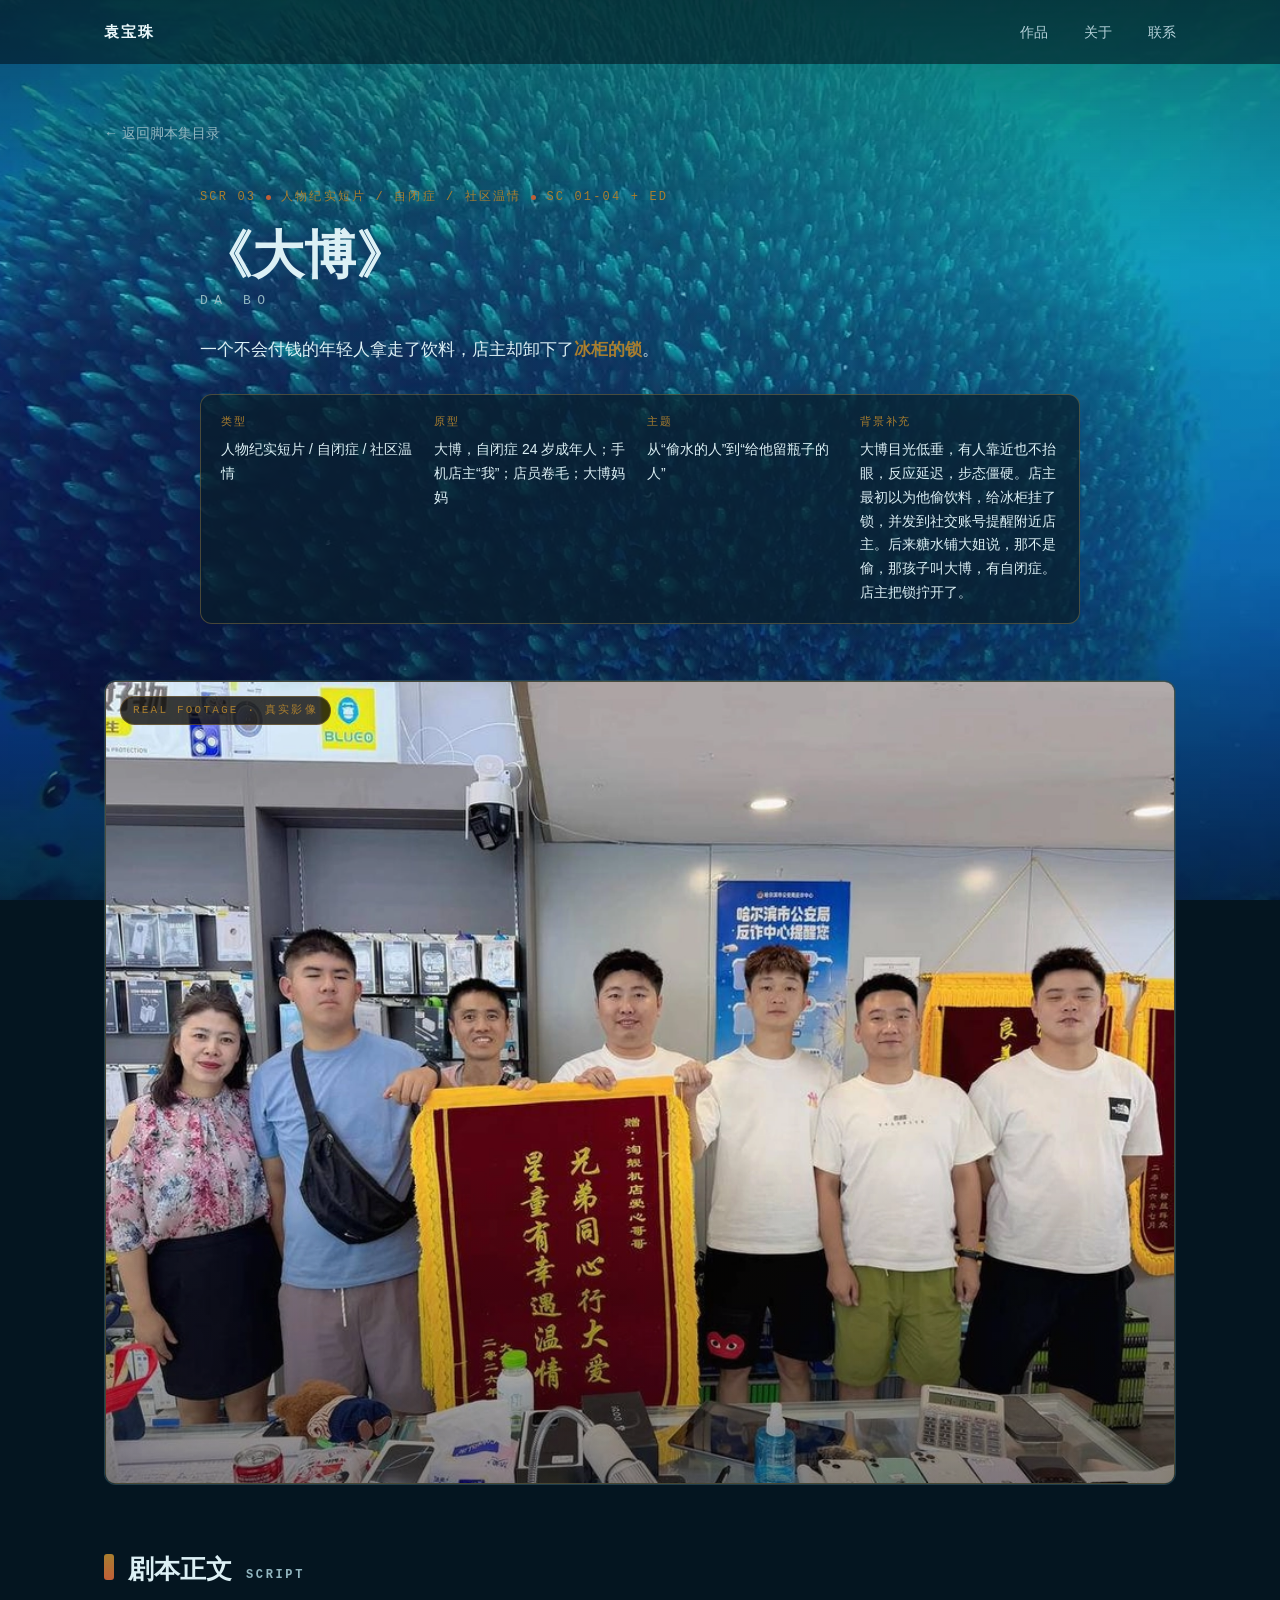
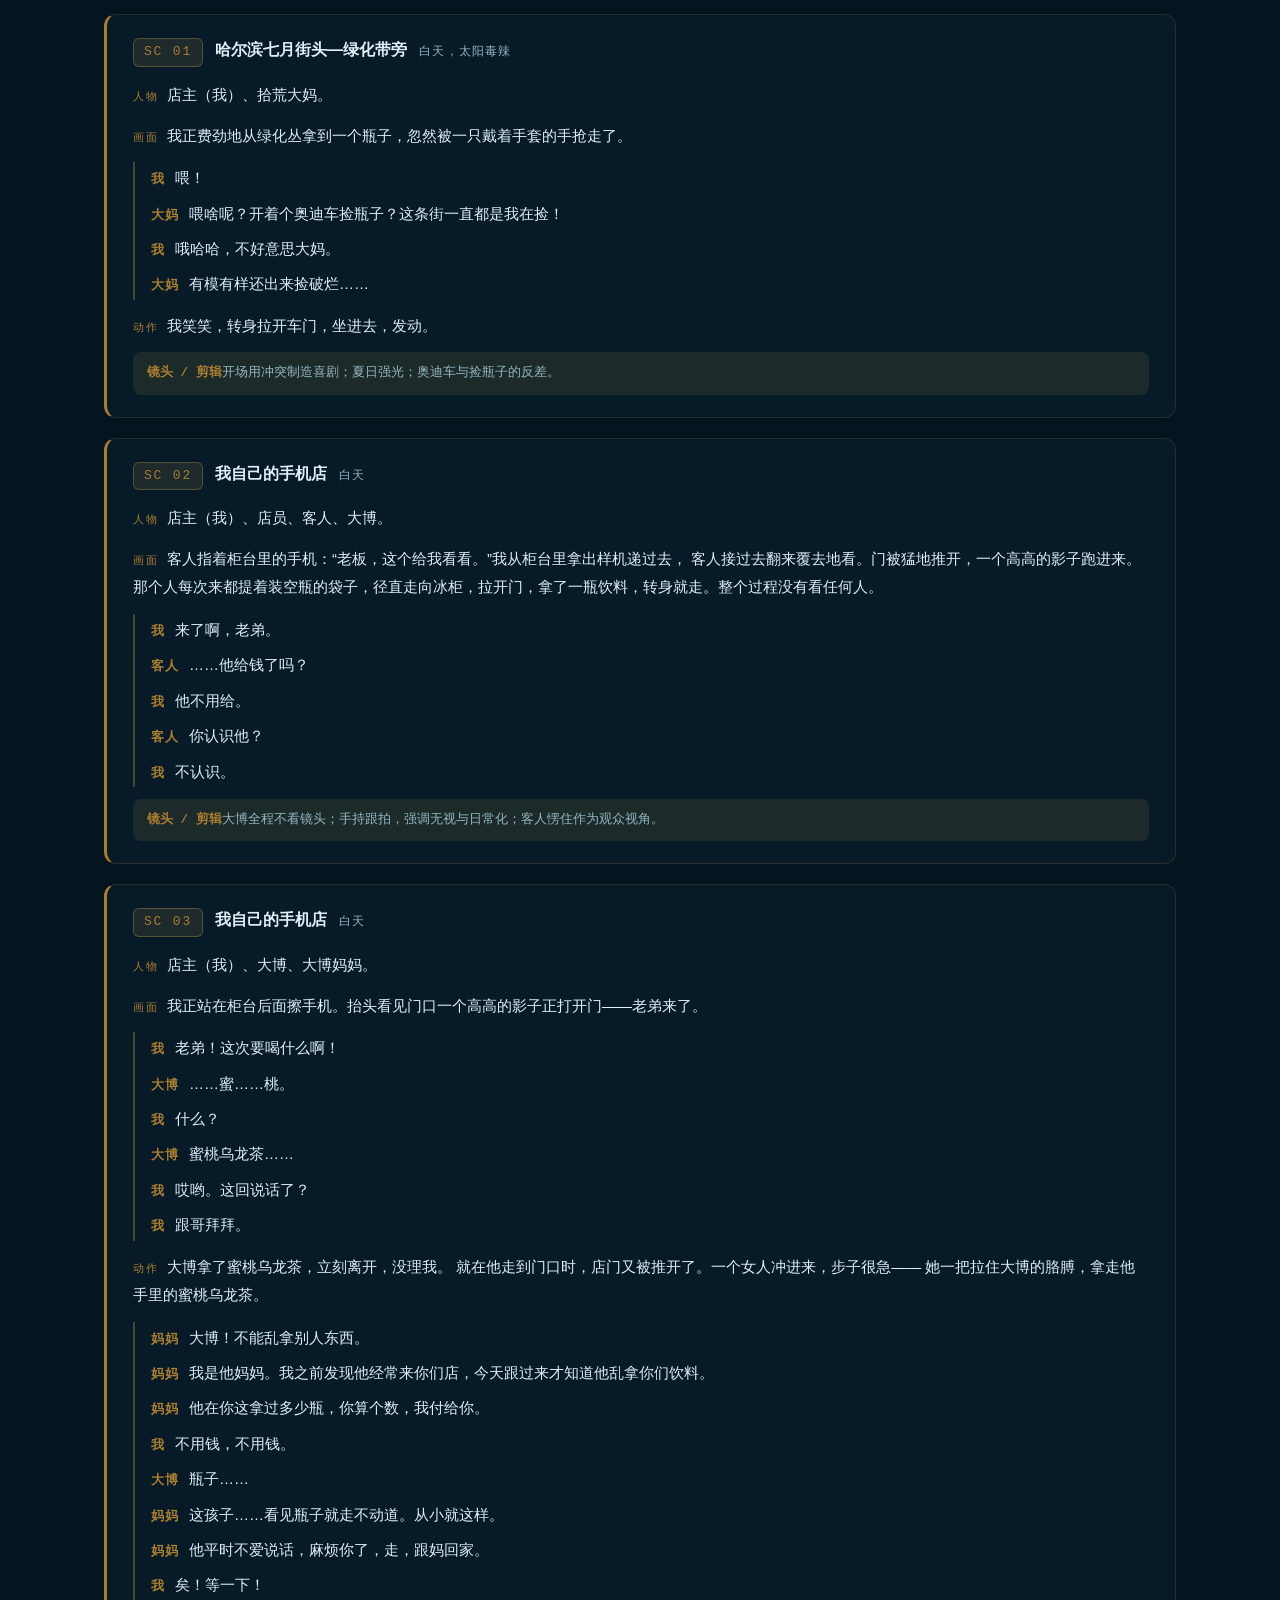
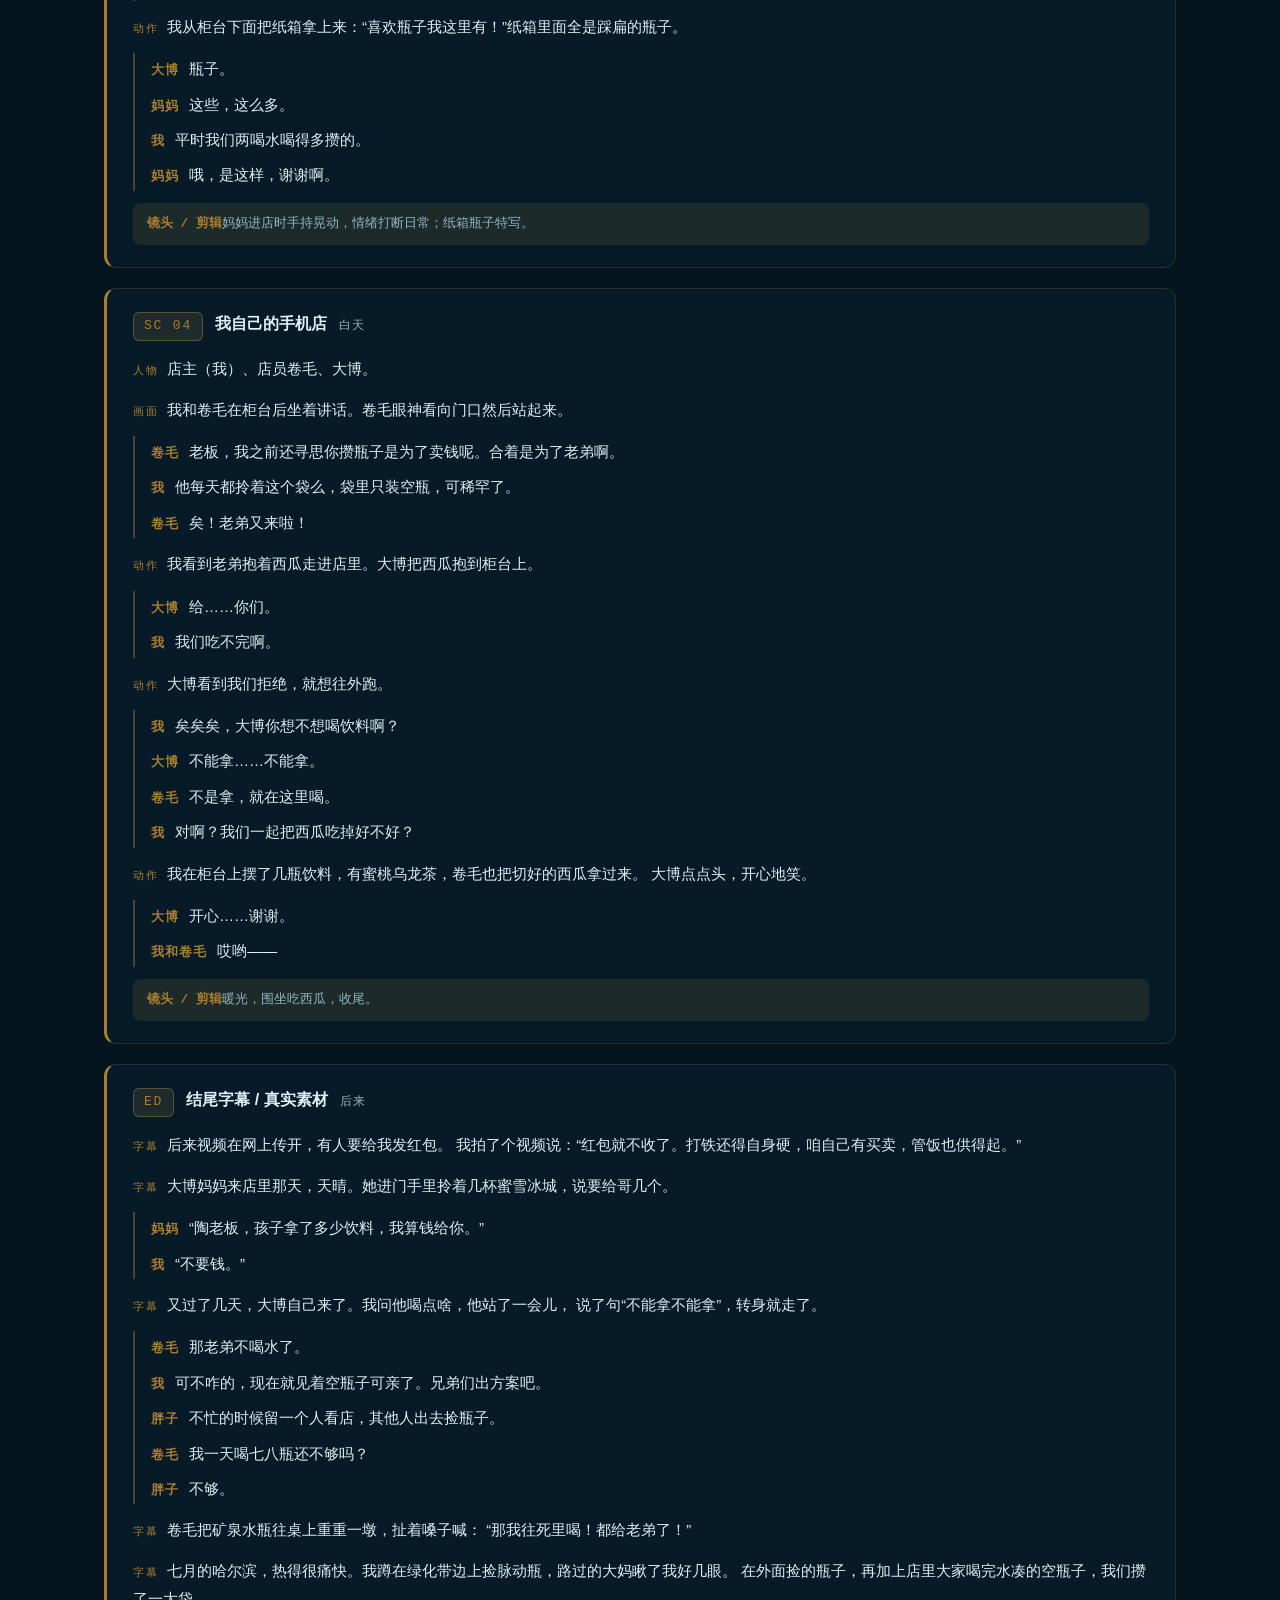
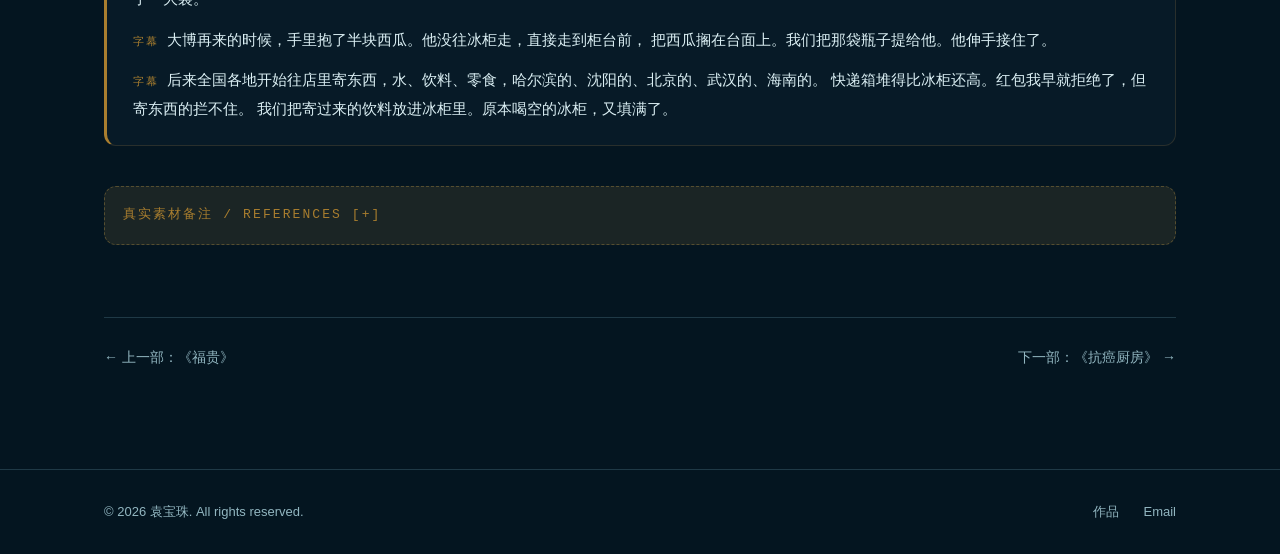
<file: works/work-4-3.html>
<!DOCTYPE html>
<html lang="zh-CN">
<head>
  <meta charset="UTF-8" />
  <meta name="viewport" content="width=device-width, initial-scale=1.0" />
  <title>《大博》——自闭症青年与手机店主 | AIGC 编导脚本集 | 袁宝珠</title>
  <link rel="stylesheet" href="../css/style.css" />
</head>
<body class="page-scr">

  <header class="navbar" id="navbar">
    <nav class="nav-inner">
      <a href="../index.html" class="nav-logo">袁宝珠</a>
      <button class="nav-toggle" id="navToggle" aria-label="打开菜单" aria-expanded="false">
        <span></span><span></span><span></span>
      </button>
      <ul class="nav-links" id="navLinks">
        <li><a href="../index.html#works">作品</a></li>
        <li><a href="../index.html#about">关于</a></li>
        <li><a href="../index.html#contact">联系</a></li>
      </ul>
    </nav>
  </header>

  <main class="detail">
    <div class="container">
      <a href="work-4.html" class="back-link">← 返回脚本集目录</a>

      <!-- ============ 作品头 ============ -->
      <header class="scr-hero">
        <p class="scr-codebar">
          <span>SCR 03</span>
          <span class="scr-codebar-dot"></span>
          <span>人物纪实短片 / 自闭症 / 社区温情</span>
          <span class="scr-codebar-dot"></span>
          <span>SC 01-04 + ED</span>
        </p>
        <h1 class="scr-title">《大博》</h1>
        <p class="scr-title-en">Da Bo</p>
        <p class="scr-lead">
          一个不会付钱的年轻人拿走了饮料，店主却卸下了<b>冰柜的锁</b>。
        </p>
        <div class="scr-meta">
          <div class="scr-meta-item"><span>类型</span>人物纪实短片 / 自闭症 / 社区温情</div>
          <div class="scr-meta-item"><span>原型</span>大博，自闭症 24 岁成年人；手机店主“我”；店员卷毛；大博妈妈</div>
          <div class="scr-meta-item"><span>主题</span>从“偷水的人”到“给他留瓶子的人”</div>
          <div class="scr-meta-item"><span>背景补充</span>大博目光低垂，有人靠近也不抬眼，反应延迟，步态僵硬。店主最初以为他偷饮料，给冰柜挂了锁，并发到社交账号提醒附近店主。后来糖水铺大姐说，那不是偷，那孩子叫大博，有自闭症。店主把锁拧开了。</div>
        </div>
      </header>

      <!-- ============ 真实影像 ============ -->
      <figure class="scr-figure scr-real gallery-item">
        <div class="scr-figure-frame">
          <span class="scr-real-badge">REAL FOOTAGE · 真实影像</span>
          <img src="../images/scr-db-real.webp" alt="真实影像：大博与妈妈、手机店主们在店里的锦旗合影" />
        </div>
        <figcaption>真实影像 · 手机店锦旗合影——大博（左二）、妈妈与店主兄弟们（点击放大）</figcaption>
      </figure>

      <!-- ============ 剧本正文 ============ -->
      <h2 class="scr-h2">剧本正文 <span>SCRIPT</span></h2>

      <article class="scr-scene">
        <header class="scr-scene-head">
          <span class="scr-scene-no">SC 01</span>
          <span class="scr-scene-loc">哈尔滨七月街头—绿化带旁</span>
          <span class="scr-scene-time">白天，太阳毒辣</span>
        </header>
        <p class="scr-block"><span class="scr-block-label">人物</span>店主（我）、拾荒大妈。</p>
        <p class="scr-block">
          <span class="scr-block-label">画面</span>我正费劲地从绿化丛拿到一个瓶子，忽然被一只戴着手套的手抢走了。
        </p>
        <div class="scr-lines">
          <p class="scr-line"><b>我</b>喂！</p>
          <p class="scr-line"><b>大妈</b>喂啥呢？开着个奥迪车捡瓶子？这条街一直都是我在捡！</p>
          <p class="scr-line"><b>我</b>哦哈哈，不好意思大妈。</p>
          <p class="scr-line"><b>大妈</b>有模有样还出来捡破烂……</p>
        </div>
        <p class="scr-block"><span class="scr-block-label">动作</span>我笑笑，转身拉开车门，坐进去，发动。</p>
        <p class="scr-note"><b>镜头 / 剪辑</b>开场用冲突制造喜剧；夏日强光；奥迪车与捡瓶子的反差。</p>
      </article>

      <article class="scr-scene">
        <header class="scr-scene-head">
          <span class="scr-scene-no">SC 02</span>
          <span class="scr-scene-loc">我自己的手机店</span>
          <span class="scr-scene-time">白天</span>
        </header>
        <p class="scr-block"><span class="scr-block-label">人物</span>店主（我）、店员、客人、大博。</p>
        <p class="scr-block">
          <span class="scr-block-label">画面</span>客人指着柜台里的手机：“老板，这个给我看看。”我从柜台里拿出样机递过去，
          客人接过去翻来覆去地看。门被猛地推开，一个高高的影子跑进来。
          那个人每次来都提着装空瓶的袋子，径直走向冰柜，拉开门，拿了一瓶饮料，转身就走。整个过程没有看任何人。
        </p>
        <div class="scr-lines">
          <p class="scr-line"><b>我</b>来了啊，老弟。</p>
          <p class="scr-line"><b>客人</b>……他给钱了吗？</p>
          <p class="scr-line"><b>我</b>他不用给。</p>
          <p class="scr-line"><b>客人</b>你认识他？</p>
          <p class="scr-line"><b>我</b>不认识。</p>
        </div>
        <p class="scr-note"><b>镜头 / 剪辑</b>大博全程不看镜头；手持跟拍，强调无视与日常化；客人愣住作为观众视角。</p>
      </article>

      <article class="scr-scene">
        <header class="scr-scene-head">
          <span class="scr-scene-no">SC 03</span>
          <span class="scr-scene-loc">我自己的手机店</span>
          <span class="scr-scene-time">白天</span>
        </header>
        <p class="scr-block"><span class="scr-block-label">人物</span>店主（我）、大博、大博妈妈。</p>
        <p class="scr-block">
          <span class="scr-block-label">画面</span>我正站在柜台后面擦手机。抬头看见门口一个高高的影子正打开门——老弟来了。
        </p>
        <div class="scr-lines">
          <p class="scr-line"><b>我</b>老弟！这次要喝什么啊！</p>
          <p class="scr-line"><b>大博</b>……蜜……桃。</p>
          <p class="scr-line"><b>我</b>什么？</p>
          <p class="scr-line"><b>大博</b>蜜桃乌龙茶……</p>
          <p class="scr-line"><b>我</b>哎哟。这回说话了？</p>
          <p class="scr-line"><b>我</b>跟哥拜拜。</p>
        </div>
        <p class="scr-block">
          <span class="scr-block-label">动作</span>大博拿了蜜桃乌龙茶，立刻离开，没理我。
          就在他走到门口时，店门又被推开了。一个女人冲进来，步子很急——
          她一把拉住大博的胳膊，拿走他手里的蜜桃乌龙茶。
        </p>
        <div class="scr-lines">
          <p class="scr-line"><b>妈妈</b>大博！不能乱拿别人东西。</p>
          <p class="scr-line"><b>妈妈</b>我是他妈妈。我之前发现他经常来你们店，今天跟过来才知道他乱拿你们饮料。</p>
          <p class="scr-line"><b>妈妈</b>他在你这拿过多少瓶，你算个数，我付给你。</p>
          <p class="scr-line"><b>我</b>不用钱，不用钱。</p>
          <p class="scr-line"><b>大博</b>瓶子……</p>
          <p class="scr-line"><b>妈妈</b>这孩子……看见瓶子就走不动道。从小就这样。</p>
          <p class="scr-line"><b>妈妈</b>他平时不爱说话，麻烦你了，走，跟妈回家。</p>
          <p class="scr-line"><b>我</b>矣！等一下！</p>
        </div>
        <p class="scr-block">
          <span class="scr-block-label">动作</span>我从柜台下面把纸箱拿上来：“喜欢瓶子我这里有！”纸箱里面全是踩扁的瓶子。
        </p>
        <div class="scr-lines">
          <p class="scr-line"><b>大博</b>瓶子。</p>
          <p class="scr-line"><b>妈妈</b>这些，这么多。</p>
          <p class="scr-line"><b>我</b>平时我们两喝水喝得多攒的。</p>
          <p class="scr-line"><b>妈妈</b>哦，是这样，谢谢啊。</p>
        </div>
        <p class="scr-note"><b>镜头 / 剪辑</b>妈妈进店时手持晃动，情绪打断日常；纸箱瓶子特写。</p>
      </article>

      <article class="scr-scene">
        <header class="scr-scene-head">
          <span class="scr-scene-no">SC 04</span>
          <span class="scr-scene-loc">我自己的手机店</span>
          <span class="scr-scene-time">白天</span>
        </header>
        <p class="scr-block"><span class="scr-block-label">人物</span>店主（我）、店员卷毛、大博。</p>
        <p class="scr-block"><span class="scr-block-label">画面</span>我和卷毛在柜台后坐着讲话。卷毛眼神看向门口然后站起来。</p>
        <div class="scr-lines">
          <p class="scr-line"><b>卷毛</b>老板，我之前还寻思你攒瓶子是为了卖钱呢。合着是为了老弟啊。</p>
          <p class="scr-line"><b>我</b>他每天都拎着这个袋么，袋里只装空瓶，可稀罕了。</p>
          <p class="scr-line"><b>卷毛</b>矣！老弟又来啦！</p>
        </div>
        <p class="scr-block"><span class="scr-block-label">动作</span>我看到老弟抱着西瓜走进店里。大博把西瓜抱到柜台上。</p>
        <div class="scr-lines">
          <p class="scr-line"><b>大博</b>给……你们。</p>
          <p class="scr-line"><b>我</b>我们吃不完啊。</p>
        </div>
        <p class="scr-block"><span class="scr-block-label">动作</span>大博看到我们拒绝，就想往外跑。</p>
        <div class="scr-lines">
          <p class="scr-line"><b>我</b>矣矣矣，大博你想不想喝饮料啊？</p>
          <p class="scr-line"><b>大博</b>不能拿……不能拿。</p>
          <p class="scr-line"><b>卷毛</b>不是拿，就在这里喝。</p>
          <p class="scr-line"><b>我</b>对啊？我们一起把西瓜吃掉好不好？</p>
        </div>
        <p class="scr-block">
          <span class="scr-block-label">动作</span>我在柜台上摆了几瓶饮料，有蜜桃乌龙茶，卷毛也把切好的西瓜拿过来。
          大博点点头，开心地笑。
        </p>
        <div class="scr-lines">
          <p class="scr-line"><b>大博</b>开心……谢谢。</p>
          <p class="scr-line"><b>我和卷毛</b>哎哟——</p>
        </div>
        <p class="scr-note"><b>镜头 / 剪辑</b>暖光，围坐吃西瓜，收尾。</p>
      </article>

      <article class="scr-scene">
        <header class="scr-scene-head">
          <span class="scr-scene-no">ED</span>
          <span class="scr-scene-loc">结尾字幕 / 真实素材</span>
          <span class="scr-scene-time">后来</span>
        </header>
        <p class="scr-block">
          <span class="scr-block-label">字幕</span>后来视频在网上传开，有人要给我发红包。
          我拍了个视频说：“红包就不收了。打铁还得自身硬，咱自己有买卖，管饭也供得起。”
        </p>
        <p class="scr-block">
          <span class="scr-block-label">字幕</span>大博妈妈来店里那天，天晴。她进门手里拎着几杯蜜雪冰城，说要给哥几个。
        </p>
        <div class="scr-lines">
          <p class="scr-line"><b>妈妈</b>“陶老板，孩子拿了多少饮料，我算钱给你。”</p>
          <p class="scr-line"><b>我</b>“不要钱。”</p>
        </div>
        <p class="scr-block">
          <span class="scr-block-label">字幕</span>又过了几天，大博自己来了。我问他喝点啥，他站了一会儿，
          说了句“不能拿不能拿”，转身就走了。
        </p>
        <div class="scr-lines">
          <p class="scr-line"><b>卷毛</b>那老弟不喝水了。</p>
          <p class="scr-line"><b>我</b>可不咋的，现在就见着空瓶子可亲了。兄弟们出方案吧。</p>
          <p class="scr-line"><b>胖子</b>不忙的时候留一个人看店，其他人出去捡瓶子。</p>
          <p class="scr-line"><b>卷毛</b>我一天喝七八瓶还不够吗？</p>
          <p class="scr-line"><b>胖子</b>不够。</p>
        </div>
        <p class="scr-block">
          <span class="scr-block-label">字幕</span>卷毛把矿泉水瓶往桌上重重一墩，扯着嗓子喊：
          “那我往死里喝！都给老弟了！”
        </p>
        <p class="scr-block">
          <span class="scr-block-label">字幕</span>七月的哈尔滨，热得很痛快。我蹲在绿化带边上捡脉动瓶，路过的大妈瞅了我好几眼。
          在外面捡的瓶子，再加上店里大家喝完水凑的空瓶子，我们攒了一大袋。
        </p>
        <p class="scr-block">
          <span class="scr-block-label">字幕</span>大博再来的时候，手里抱了半块西瓜。他没往冰柜走，直接走到柜台前，
          把西瓜搁在台面上。我们把那袋瓶子提给他。他伸手接住了。
        </p>
        <p class="scr-block">
          <span class="scr-block-label">字幕</span>后来全国各地开始往店里寄东西，水、饮料、零食，哈尔滨的、沈阳的、北京的、武汉的、海南的。
          快递箱堆得比冰柜还高。红包我早就拒绝了，但寄东西的拦不住。
          我们把寄过来的饮料放进冰柜里。原本喝空的冰柜，又填满了。
        </p>
      </article>

      <details class="scr-src">
        <summary>真实素材备注 / REFERENCES</summary>
        <div class="scr-src-body">
          <p><a href="https://zmt-m.hljtv.com/news_details.html?id=1131192&timestamp=1786590582432" target="_blank" rel="noopener">https://zmt-m.hljtv.com/news_details.html?id=1131192（极光新闻）</a></p>
          <p><a href="https://m.thepaper.cn/detail/33350240" target="_blank" rel="noopener">https://m.thepaper.cn/detail/33350240（澎湃新闻）</a></p>
          <p>监控截图：@饼子数码（蜜桃乌龙茶）</p>
        </div>
      </details>

      <nav class="pager">
        <a href="work-4-2.html">← 上一部：《福贵》</a>
        <a class="pager-next" href="work-4-4.html">下一部：《抗癌厨房》 →</a>
      </nav>
    </div>
  </main>

  <footer class="footer">
    <div class="container footer-inner">
      <span>© 2026 袁宝珠. All rights reserved.</span>
      <div class="footer-links">
        <a href="../index.html#works">作品</a>
        <a href="../index.html#contact">Email</a>
      </div>
    </div>
  </footer>

  <script src="../js/main.js"></script>
</body>
</html>
</file>
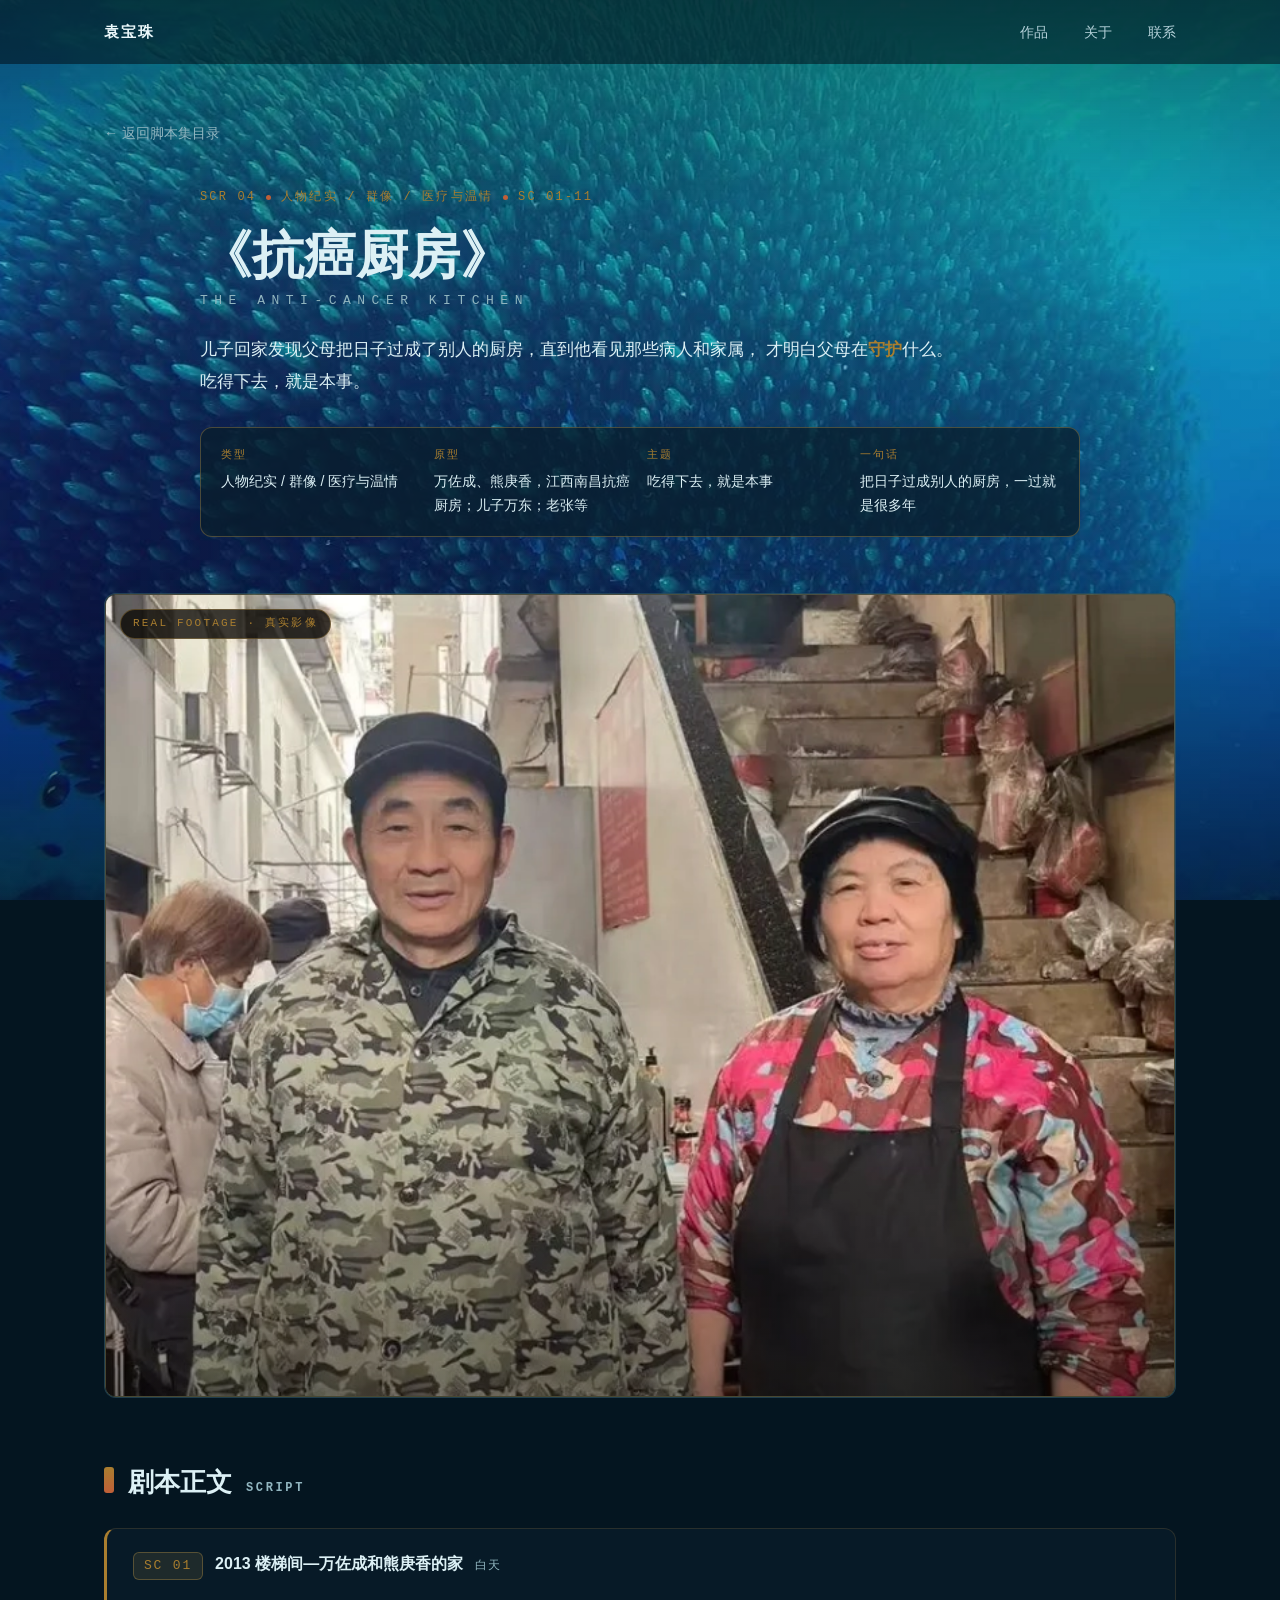
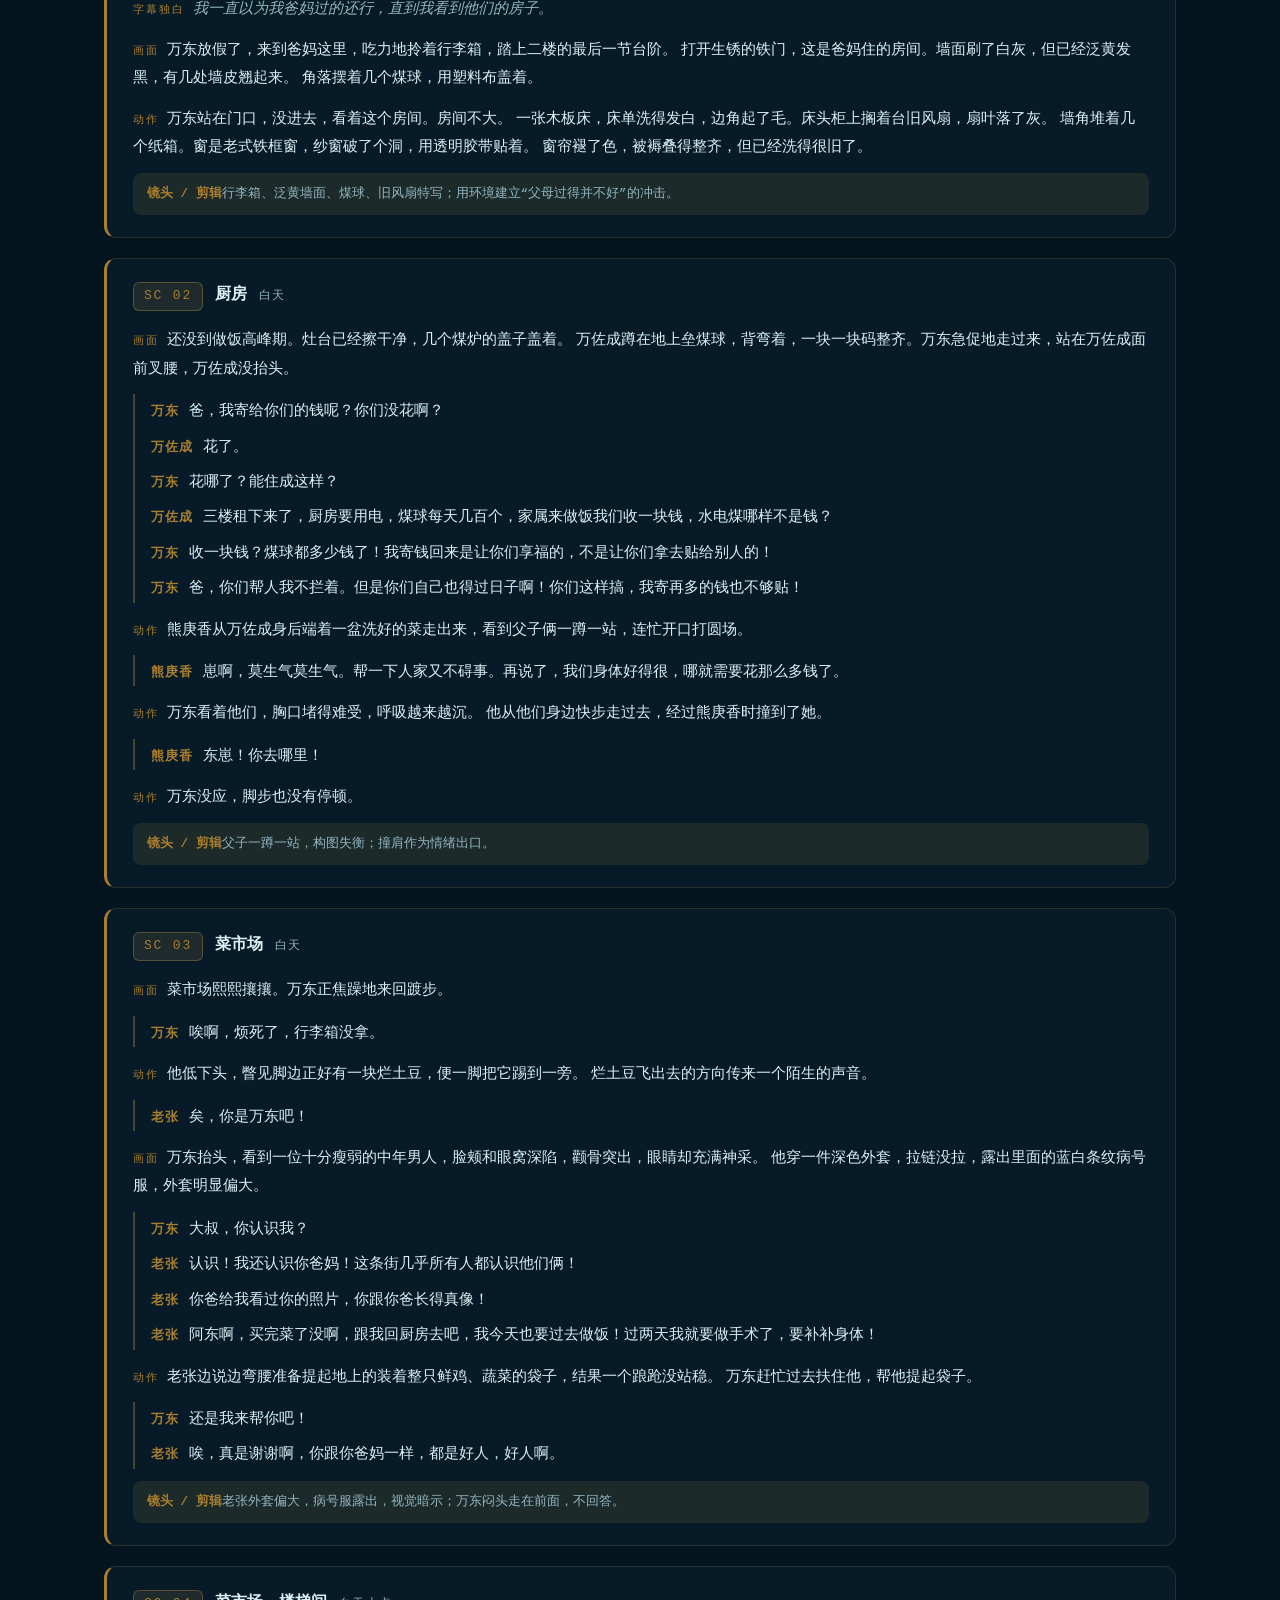
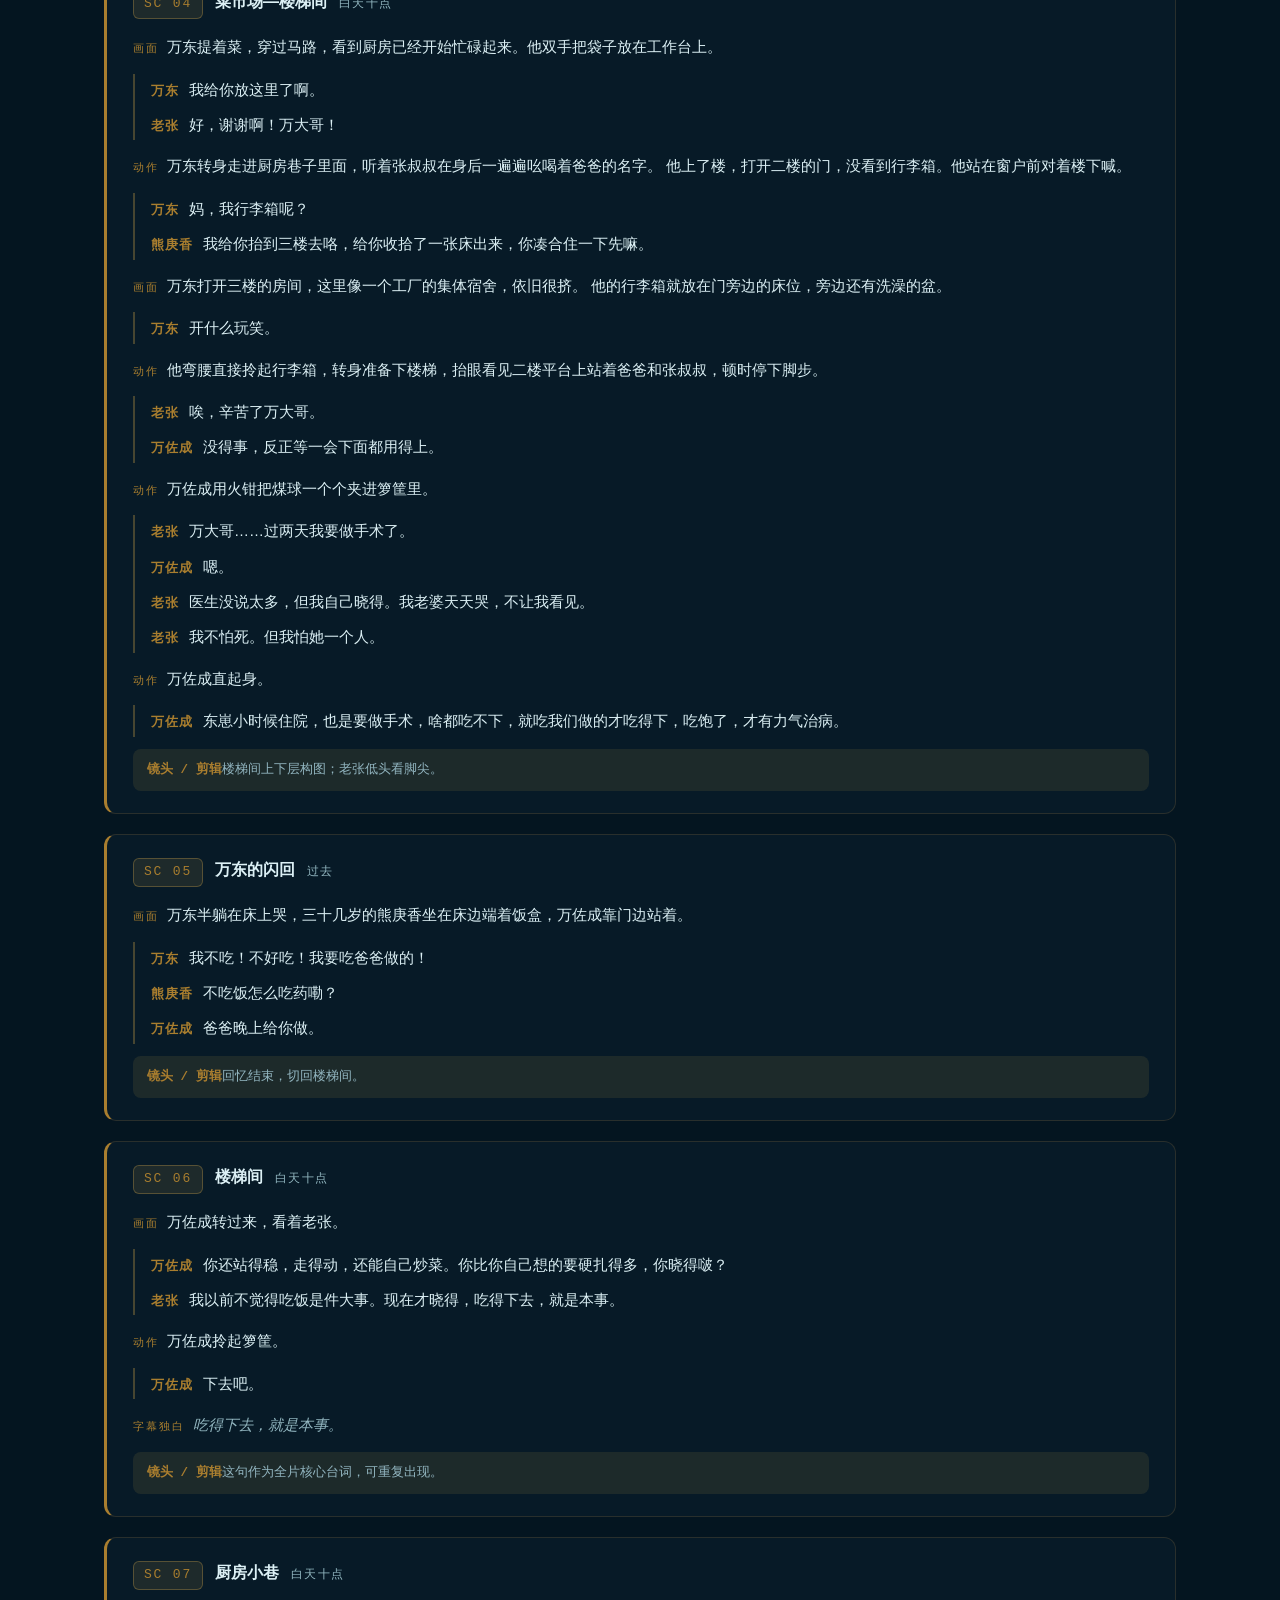
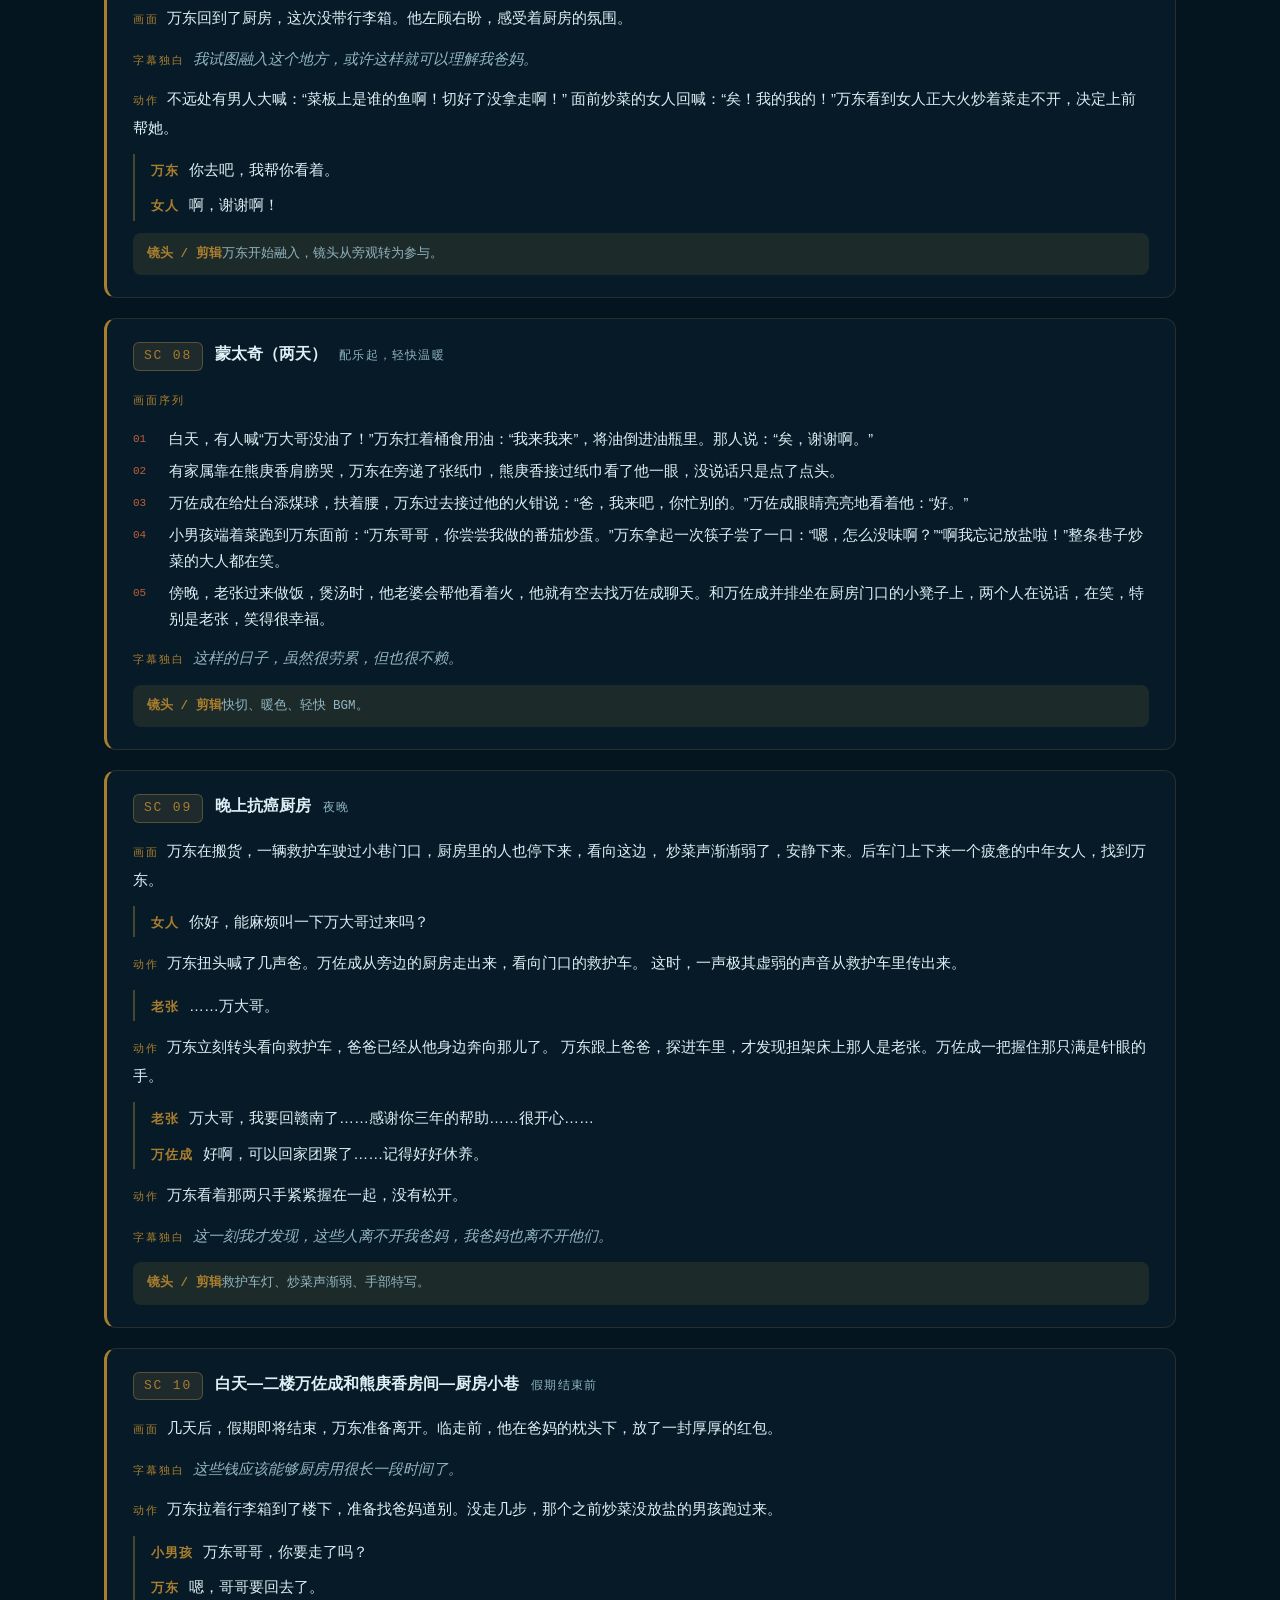
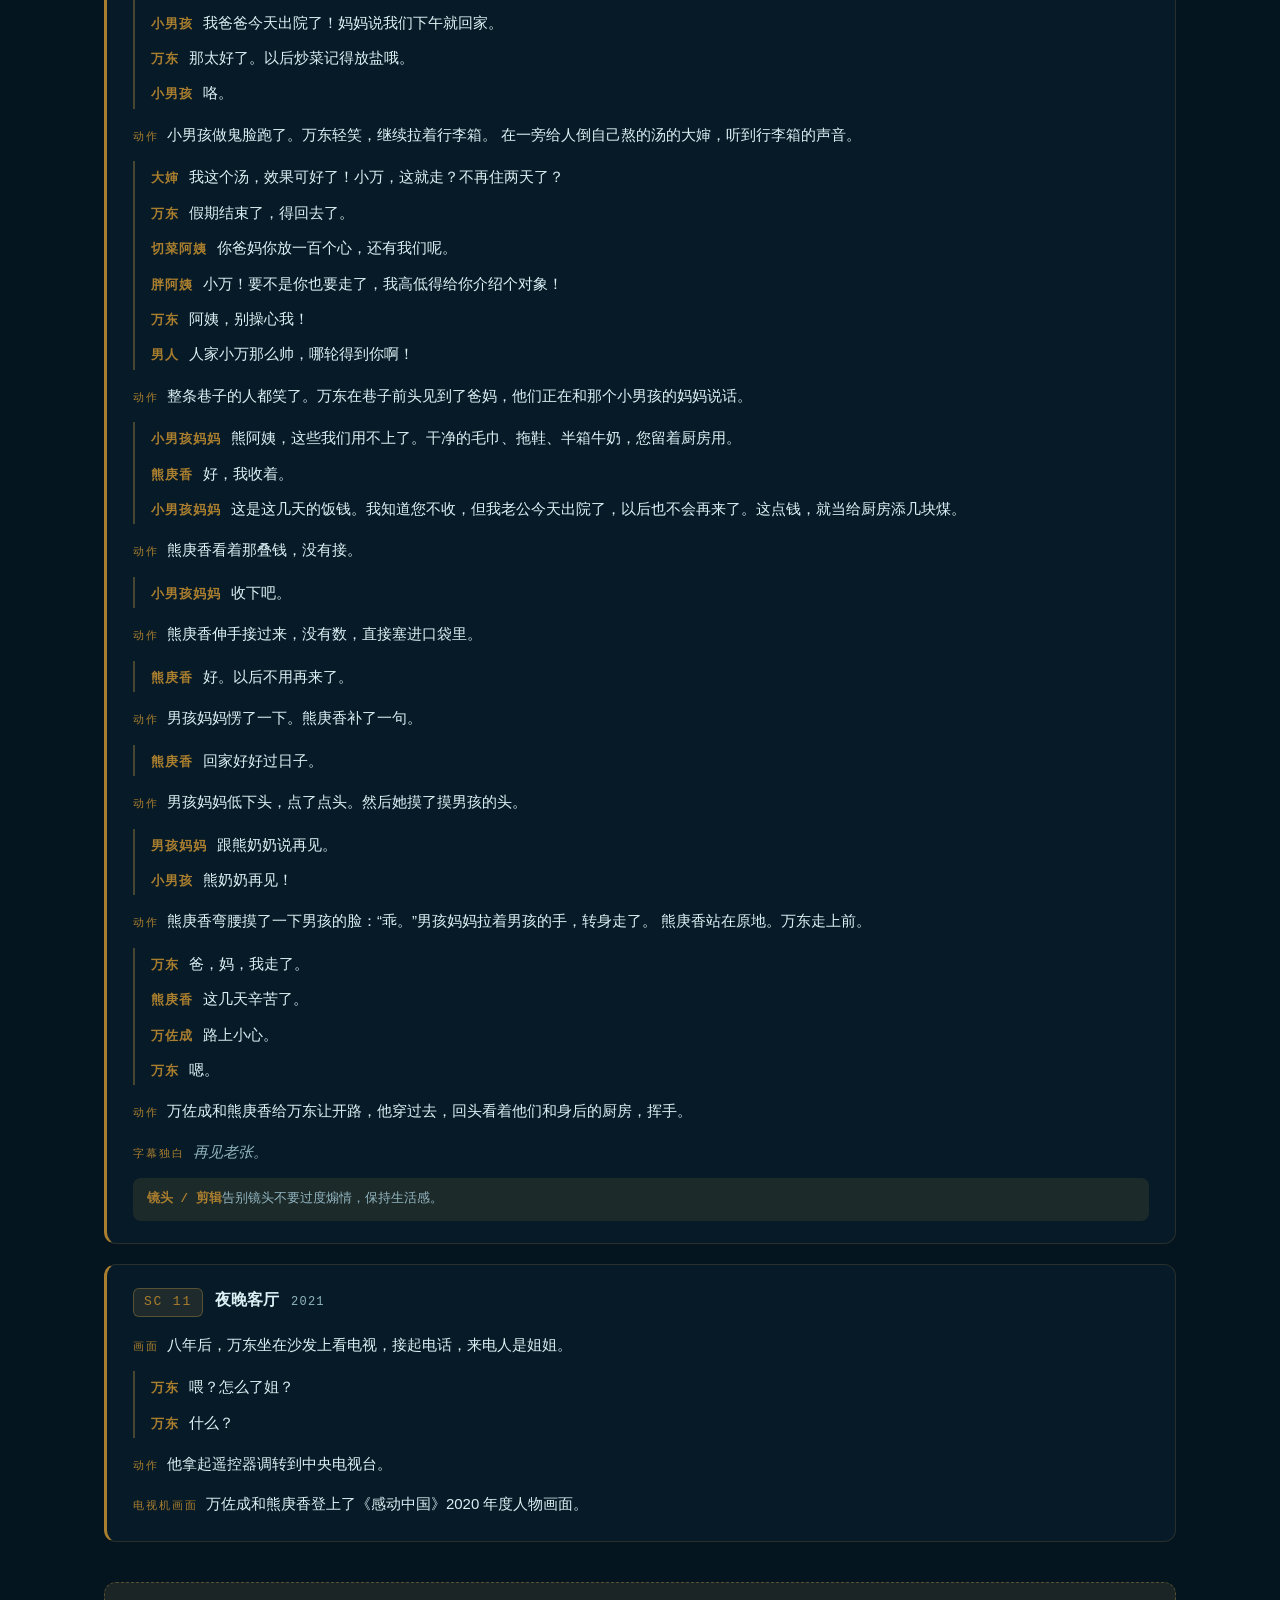
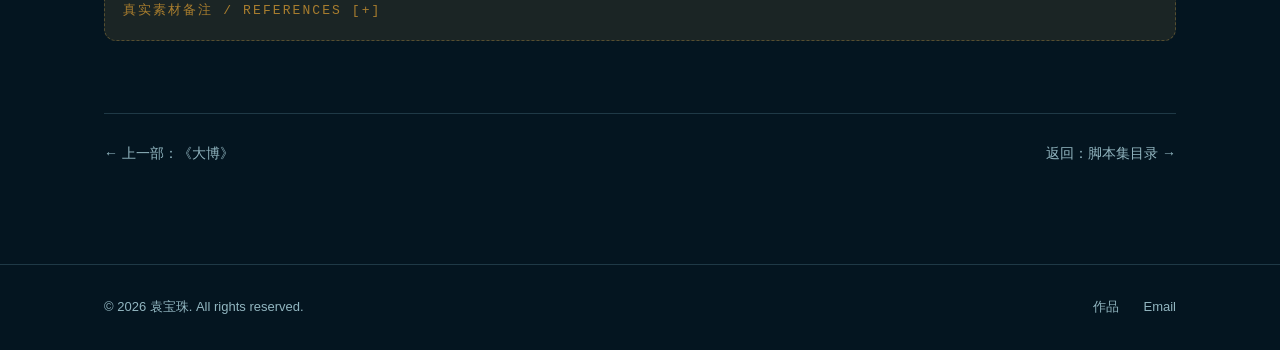
<file: works/work-4-4.html>
<!DOCTYPE html>
<html lang="zh-CN">
<head>
  <meta charset="UTF-8" />
  <meta name="viewport" content="width=device-width, initial-scale=1.0" />
  <title>《抗癌厨房》——万佐成与熊庚香 | AIGC 编导脚本集 | 袁宝珠</title>
  <link rel="stylesheet" href="../css/style.css" />
</head>
<body class="page-scr">

  <header class="navbar" id="navbar">
    <nav class="nav-inner">
      <a href="../index.html" class="nav-logo">袁宝珠</a>
      <button class="nav-toggle" id="navToggle" aria-label="打开菜单" aria-expanded="false">
        <span></span><span></span><span></span>
      </button>
      <ul class="nav-links" id="navLinks">
        <li><a href="../index.html#works">作品</a></li>
        <li><a href="../index.html#about">关于</a></li>
        <li><a href="../index.html#contact">联系</a></li>
      </ul>
    </nav>
  </header>

  <main class="detail">
    <div class="container">
      <a href="work-4.html" class="back-link">← 返回脚本集目录</a>

      <!-- ============ 作品头 ============ -->
      <header class="scr-hero">
        <p class="scr-codebar">
          <span>SCR 04</span>
          <span class="scr-codebar-dot"></span>
          <span>人物纪实 / 群像 / 医疗与温情</span>
          <span class="scr-codebar-dot"></span>
          <span>SC 01-11</span>
        </p>
        <h1 class="scr-title">《抗癌厨房》</h1>
        <p class="scr-title-en">The Anti-Cancer Kitchen</p>
        <p class="scr-lead">
          儿子回家发现父母把日子过成了别人的厨房，直到他看见那些病人和家属，
          才明白父母在<b>守护</b>什么。吃得下去，就是本事。
        </p>
        <div class="scr-meta">
          <div class="scr-meta-item"><span>类型</span>人物纪实 / 群像 / 医疗与温情</div>
          <div class="scr-meta-item"><span>原型</span>万佐成、熊庚香，江西南昌抗癌厨房；儿子万东；老张等</div>
          <div class="scr-meta-item"><span>主题</span>吃得下去，就是本事</div>
          <div class="scr-meta-item"><span>一句话</span>把日子过成别人的厨房，一过就是很多年</div>
        </div>
      </header>

      <!-- ============ 真实影像 ============ -->
      <figure class="scr-figure scr-real gallery-item">
        <div class="scr-figure-frame">
          <span class="scr-real-badge">REAL FOOTAGE · 真实影像</span>
          <img src="../images/scr-ka-real.webp" alt="真实影像：万佐成与熊庚香在抗癌厨房巷中" />
        </div>
        <figcaption>真实影像 · 万佐成与熊庚香在南昌抗癌厨房的巷子里（点击放大）</figcaption>
      </figure>

      <!-- ============ 剧本正文 ============ -->
      <h2 class="scr-h2">剧本正文 <span>SCRIPT</span></h2>

      <article class="scr-scene">
        <header class="scr-scene-head">
          <span class="scr-scene-no">SC 01</span>
          <span class="scr-scene-loc">2013 楼梯间—万佐成和熊庚香的家</span>
          <span class="scr-scene-time">白天</span>
        </header>
        <p class="scr-block"><span class="scr-block-label">字幕独白</span><span class="scr-mono-line">我一直以为我爸妈过的还行，直到我看到他们的房子。</span></p>
        <p class="scr-block">
          <span class="scr-block-label">画面</span>万东放假了，来到爸妈这里，吃力地拎着行李箱，踏上二楼的最后一节台阶。
          打开生锈的铁门，这是爸妈住的房间。墙面刷了白灰，但已经泛黄发黑，有几处墙皮翘起来。
          角落摆着几个煤球，用塑料布盖着。
        </p>
        <p class="scr-block">
          <span class="scr-block-label">动作</span>万东站在门口，没进去，看着这个房间。房间不大。
          一张木板床，床单洗得发白，边角起了毛。床头柜上搁着台旧风扇，扇叶落了灰。
          墙角堆着几个纸箱。窗是老式铁框窗，纱窗破了个洞，用透明胶带贴着。
          窗帘褪了色，被褥叠得整齐，但已经洗得很旧了。
        </p>
        <p class="scr-note"><b>镜头 / 剪辑</b>行李箱、泛黄墙面、煤球、旧风扇特写；用环境建立“父母过得并不好”的冲击。</p>
      </article>

      <article class="scr-scene">
        <header class="scr-scene-head">
          <span class="scr-scene-no">SC 02</span>
          <span class="scr-scene-loc">厨房</span>
          <span class="scr-scene-time">白天</span>
        </header>
        <p class="scr-block">
          <span class="scr-block-label">画面</span>还没到做饭高峰期。灶台已经擦干净，几个煤炉的盖子盖着。
          万佐成蹲在地上垒煤球，背弯着，一块一块码整齐。万东急促地走过来，站在万佐成面前叉腰，万佐成没抬头。
        </p>
        <div class="scr-lines">
          <p class="scr-line"><b>万东</b>爸，我寄给你们的钱呢？你们没花啊？</p>
          <p class="scr-line"><b>万佐成</b>花了。</p>
          <p class="scr-line"><b>万东</b>花哪了？能住成这样？</p>
          <p class="scr-line"><b>万佐成</b>三楼租下来了，厨房要用电，煤球每天几百个，家属来做饭我们收一块钱，水电煤哪样不是钱？</p>
          <p class="scr-line"><b>万东</b>收一块钱？煤球都多少钱了！我寄钱回来是让你们享福的，不是让你们拿去贴给别人的！</p>
          <p class="scr-line"><b>万东</b>爸，你们帮人我不拦着。但是你们自己也得过日子啊！你们这样搞，我寄再多的钱也不够贴！</p>
        </div>
        <p class="scr-block">
          <span class="scr-block-label">动作</span>熊庚香从万佐成身后端着一盆洗好的菜走出来，看到父子俩一蹲一站，连忙开口打圆场。
        </p>
        <div class="scr-lines">
          <p class="scr-line"><b>熊庚香</b>崽啊，莫生气莫生气。帮一下人家又不碍事。再说了，我们身体好得很，哪就需要花那么多钱了。</p>
        </div>
        <p class="scr-block">
          <span class="scr-block-label">动作</span>万东看着他们，胸口堵得难受，呼吸越来越沉。
          他从他们身边快步走过去，经过熊庚香时撞到了她。
        </p>
        <div class="scr-lines">
          <p class="scr-line"><b>熊庚香</b>东崽！你去哪里！</p>
        </div>
        <p class="scr-block"><span class="scr-block-label">动作</span>万东没应，脚步也没有停顿。</p>
        <p class="scr-note"><b>镜头 / 剪辑</b>父子一蹲一站，构图失衡；撞肩作为情绪出口。</p>
      </article>

      <article class="scr-scene">
        <header class="scr-scene-head">
          <span class="scr-scene-no">SC 03</span>
          <span class="scr-scene-loc">菜市场</span>
          <span class="scr-scene-time">白天</span>
        </header>
        <p class="scr-block"><span class="scr-block-label">画面</span>菜市场熙熙攘攘。万东正焦躁地来回踱步。</p>
        <div class="scr-lines">
          <p class="scr-line"><b>万东</b>唉啊，烦死了，行李箱没拿。</p>
        </div>
        <p class="scr-block">
          <span class="scr-block-label">动作</span>他低下头，瞥见脚边正好有一块烂土豆，便一脚把它踢到一旁。
          烂土豆飞出去的方向传来一个陌生的声音。
        </p>
        <div class="scr-lines">
          <p class="scr-line"><b>老张</b>矣，你是万东吧！</p>
        </div>
        <p class="scr-block">
          <span class="scr-block-label">画面</span>万东抬头，看到一位十分瘦弱的中年男人，脸颊和眼窝深陷，颧骨突出，眼睛却充满神采。
          他穿一件深色外套，拉链没拉，露出里面的蓝白条纹病号服，外套明显偏大。
        </p>
        <div class="scr-lines">
          <p class="scr-line"><b>万东</b>大叔，你认识我？</p>
          <p class="scr-line"><b>老张</b>认识！我还认识你爸妈！这条街几乎所有人都认识他们俩！</p>
          <p class="scr-line"><b>老张</b>你爸给我看过你的照片，你跟你爸长得真像！</p>
          <p class="scr-line"><b>老张</b>阿东啊，买完菜了没啊，跟我回厨房去吧，我今天也要过去做饭！过两天我就要做手术了，要补补身体！</p>
        </div>
        <p class="scr-block">
          <span class="scr-block-label">动作</span>老张边说边弯腰准备提起地上的装着整只鲜鸡、蔬菜的袋子，结果一个踉跄没站稳。
          万东赶忙过去扶住他，帮他提起袋子。
        </p>
        <div class="scr-lines">
          <p class="scr-line"><b>万东</b>还是我来帮你吧！</p>
          <p class="scr-line"><b>老张</b>唉，真是谢谢啊，你跟你爸妈一样，都是好人，好人啊。</p>
        </div>
        <p class="scr-note"><b>镜头 / 剪辑</b>老张外套偏大，病号服露出，视觉暗示；万东闷头走在前面，不回答。</p>
      </article>

      <article class="scr-scene">
        <header class="scr-scene-head">
          <span class="scr-scene-no">SC 04</span>
          <span class="scr-scene-loc">菜市场—楼梯间</span>
          <span class="scr-scene-time">白天十点</span>
        </header>
        <p class="scr-block">
          <span class="scr-block-label">画面</span>万东提着菜，穿过马路，看到厨房已经开始忙碌起来。他双手把袋子放在工作台上。
        </p>
        <div class="scr-lines">
          <p class="scr-line"><b>万东</b>我给你放这里了啊。</p>
          <p class="scr-line"><b>老张</b>好，谢谢啊！万大哥！</p>
        </div>
        <p class="scr-block">
          <span class="scr-block-label">动作</span>万东转身走进厨房巷子里面，听着张叔叔在身后一遍遍吆喝着爸爸的名字。
          他上了楼，打开二楼的门，没看到行李箱。他站在窗户前对着楼下喊。
        </p>
        <div class="scr-lines">
          <p class="scr-line"><b>万东</b>妈，我行李箱呢？</p>
          <p class="scr-line"><b>熊庚香</b>我给你抬到三楼去咯，给你收拾了一张床出来，你凑合住一下先嘛。</p>
        </div>
        <p class="scr-block">
          <span class="scr-block-label">画面</span>万东打开三楼的房间，这里像一个工厂的集体宿舍，依旧很挤。
          他的行李箱就放在门旁边的床位，旁边还有洗澡的盆。
        </p>
        <div class="scr-lines">
          <p class="scr-line"><b>万东</b>开什么玩笑。</p>
        </div>
        <p class="scr-block">
          <span class="scr-block-label">动作</span>他弯腰直接拎起行李箱，转身准备下楼梯，抬眼看见二楼平台上站着爸爸和张叔叔，顿时停下脚步。
        </p>
        <div class="scr-lines">
          <p class="scr-line"><b>老张</b>唉，辛苦了万大哥。</p>
          <p class="scr-line"><b>万佐成</b>没得事，反正等一会下面都用得上。</p>
        </div>
        <p class="scr-block"><span class="scr-block-label">动作</span>万佐成用火钳把煤球一个个夹进箩筐里。</p>
        <div class="scr-lines">
          <p class="scr-line"><b>老张</b>万大哥……过两天我要做手术了。</p>
          <p class="scr-line"><b>万佐成</b>嗯。</p>
          <p class="scr-line"><b>老张</b>医生没说太多，但我自己晓得。我老婆天天哭，不让我看见。</p>
          <p class="scr-line"><b>老张</b>我不怕死。但我怕她一个人。</p>
        </div>
        <p class="scr-block"><span class="scr-block-label">动作</span>万佐成直起身。</p>
        <div class="scr-lines">
          <p class="scr-line"><b>万佐成</b>东崽小时候住院，也是要做手术，啥都吃不下，就吃我们做的才吃得下，吃饱了，才有力气治病。</p>
        </div>
        <p class="scr-note"><b>镜头 / 剪辑</b>楼梯间上下层构图；老张低头看脚尖。</p>
      </article>

      <article class="scr-scene">
        <header class="scr-scene-head">
          <span class="scr-scene-no">SC 05</span>
          <span class="scr-scene-loc">万东的闪回</span>
          <span class="scr-scene-time">过去</span>
        </header>
        <p class="scr-block">
          <span class="scr-block-label">画面</span>万东半躺在床上哭，三十几岁的熊庚香坐在床边端着饭盒，万佐成靠门边站着。
        </p>
        <div class="scr-lines">
          <p class="scr-line"><b>万东</b>我不吃！不好吃！我要吃爸爸做的！</p>
          <p class="scr-line"><b>熊庚香</b>不吃饭怎么吃药嘞？</p>
          <p class="scr-line"><b>万佐成</b>爸爸晚上给你做。</p>
        </div>
        <p class="scr-note"><b>镜头 / 剪辑</b>回忆结束，切回楼梯间。</p>
      </article>

      <article class="scr-scene">
        <header class="scr-scene-head">
          <span class="scr-scene-no">SC 06</span>
          <span class="scr-scene-loc">楼梯间</span>
          <span class="scr-scene-time">白天十点</span>
        </header>
        <p class="scr-block"><span class="scr-block-label">画面</span>万佐成转过来，看着老张。</p>
        <div class="scr-lines">
          <p class="scr-line"><b>万佐成</b>你还站得稳，走得动，还能自己炒菜。你比你自己想的要硬扎得多，你晓得啵？</p>
          <p class="scr-line"><b>老张</b>我以前不觉得吃饭是件大事。现在才晓得，吃得下去，就是本事。</p>
        </div>
        <p class="scr-block"><span class="scr-block-label">动作</span>万佐成拎起箩筐。</p>
        <div class="scr-lines">
          <p class="scr-line"><b>万佐成</b>下去吧。</p>
        </div>
        <p class="scr-block"><span class="scr-block-label">字幕独白</span><span class="scr-mono-line">吃得下去，就是本事。</span></p>
        <p class="scr-note"><b>镜头 / 剪辑</b>这句作为全片核心台词，可重复出现。</p>
      </article>

      <article class="scr-scene">
        <header class="scr-scene-head">
          <span class="scr-scene-no">SC 07</span>
          <span class="scr-scene-loc">厨房小巷</span>
          <span class="scr-scene-time">白天十点</span>
        </header>
        <p class="scr-block"><span class="scr-block-label">画面</span>万东回到了厨房，这次没带行李箱。他左顾右盼，感受着厨房的氛围。</p>
        <p class="scr-block"><span class="scr-block-label">字幕独白</span><span class="scr-mono-line">我试图融入这个地方，或许这样就可以理解我爸妈。</span></p>
        <p class="scr-block">
          <span class="scr-block-label">动作</span>不远处有男人大喊：“菜板上是谁的鱼啊！切好了没拿走啊！”
          面前炒菜的女人回喊：“矣！我的我的！”万东看到女人正大火炒着菜走不开，决定上前帮她。
        </p>
        <div class="scr-lines">
          <p class="scr-line"><b>万东</b>你去吧，我帮你看着。</p>
          <p class="scr-line"><b>女人</b>啊，谢谢啊！</p>
        </div>
        <p class="scr-note"><b>镜头 / 剪辑</b>万东开始融入，镜头从旁观转为参与。</p>
      </article>

      <article class="scr-scene">
        <header class="scr-scene-head">
          <span class="scr-scene-no">SC 08</span>
          <span class="scr-scene-loc">蒙太奇（两天）</span>
          <span class="scr-scene-time">配乐起，轻快温暖</span>
        </header>
        <p class="scr-block"><span class="scr-block-label">画面序列</span></p>
        <ul class="scr-shotlist">
          <li data-no="01">白天，有人喊“万大哥没油了！”万东扛着桶食用油：“我来我来”，将油倒进油瓶里。那人说：“矣，谢谢啊。”</li>
          <li data-no="02">有家属靠在熊庚香肩膀哭，万东在旁递了张纸巾，熊庚香接过纸巾看了他一眼，没说话只是点了点头。</li>
          <li data-no="03">万佐成在给灶台添煤球，扶着腰，万东过去接过他的火钳说：“爸，我来吧，你忙别的。”万佐成眼睛亮亮地看着他：“好。”</li>
          <li data-no="04">小男孩端着菜跑到万东面前：“万东哥哥，你尝尝我做的番茄炒蛋。”万东拿起一次筷子尝了一口：“嗯，怎么没味啊？”“啊我忘记放盐啦！”整条巷子炒菜的大人都在笑。</li>
          <li data-no="05">傍晚，老张过来做饭，煲汤时，他老婆会帮他看着火，他就有空去找万佐成聊天。和万佐成并排坐在厨房门口的小凳子上，两个人在说话，在笑，特别是老张，笑得很幸福。</li>
        </ul>
        <p class="scr-block"><span class="scr-block-label">字幕独白</span><span class="scr-mono-line">这样的日子，虽然很劳累，但也很不赖。</span></p>
        <p class="scr-note"><b>镜头 / 剪辑</b>快切、暖色、轻快 BGM。</p>
      </article>

      <article class="scr-scene">
        <header class="scr-scene-head">
          <span class="scr-scene-no">SC 09</span>
          <span class="scr-scene-loc">晚上抗癌厨房</span>
          <span class="scr-scene-time">夜晚</span>
        </header>
        <p class="scr-block">
          <span class="scr-block-label">画面</span>万东在搬货，一辆救护车驶过小巷门口，厨房里的人也停下来，看向这边，
          炒菜声渐渐弱了，安静下来。后车门上下来一个疲惫的中年女人，找到万东。
        </p>
        <div class="scr-lines">
          <p class="scr-line"><b>女人</b>你好，能麻烦叫一下万大哥过来吗？</p>
        </div>
        <p class="scr-block">
          <span class="scr-block-label">动作</span>万东扭头喊了几声爸。万佐成从旁边的厨房走出来，看向门口的救护车。
          这时，一声极其虚弱的声音从救护车里传出来。
        </p>
        <div class="scr-lines">
          <p class="scr-line"><b>老张</b>……万大哥。</p>
        </div>
        <p class="scr-block">
          <span class="scr-block-label">动作</span>万东立刻转头看向救护车，爸爸已经从他身边奔向那儿了。
          万东跟上爸爸，探进车里，才发现担架床上那人是老张。万佐成一把握住那只满是针眼的手。
        </p>
        <div class="scr-lines">
          <p class="scr-line"><b>老张</b>万大哥，我要回赣南了……感谢你三年的帮助……很开心……</p>
          <p class="scr-line"><b>万佐成</b>好啊，可以回家团聚了……记得好好休养。</p>
        </div>
        <p class="scr-block"><span class="scr-block-label">动作</span>万东看着那两只手紧紧握在一起，没有松开。</p>
        <p class="scr-block"><span class="scr-block-label">字幕独白</span><span class="scr-mono-line">这一刻我才发现，这些人离不开我爸妈，我爸妈也离不开他们。</span></p>
        <p class="scr-note"><b>镜头 / 剪辑</b>救护车灯、炒菜声渐弱、手部特写。</p>
      </article>

      <article class="scr-scene">
        <header class="scr-scene-head">
          <span class="scr-scene-no">SC 10</span>
          <span class="scr-scene-loc">白天—二楼万佐成和熊庚香房间—厨房小巷</span>
          <span class="scr-scene-time">假期结束前</span>
        </header>
        <p class="scr-block">
          <span class="scr-block-label">画面</span>几天后，假期即将结束，万东准备离开。临走前，他在爸妈的枕头下，放了一封厚厚的红包。
        </p>
        <p class="scr-block"><span class="scr-block-label">字幕独白</span><span class="scr-mono-line">这些钱应该能够厨房用很长一段时间了。</span></p>
        <p class="scr-block">
          <span class="scr-block-label">动作</span>万东拉着行李箱到了楼下，准备找爸妈道别。没走几步，那个之前炒菜没放盐的男孩跑过来。
        </p>
        <div class="scr-lines">
          <p class="scr-line"><b>小男孩</b>万东哥哥，你要走了吗？</p>
          <p class="scr-line"><b>万东</b>嗯，哥哥要回去了。</p>
          <p class="scr-line"><b>小男孩</b>我爸爸今天出院了！妈妈说我们下午就回家。</p>
          <p class="scr-line"><b>万东</b>那太好了。以后炒菜记得放盐哦。</p>
          <p class="scr-line"><b>小男孩</b>咯。</p>
        </div>
        <p class="scr-block">
          <span class="scr-block-label">动作</span>小男孩做鬼脸跑了。万东轻笑，继续拉着行李箱。
          在一旁给人倒自己熬的汤的大婶，听到行李箱的声音。
        </p>
        <div class="scr-lines">
          <p class="scr-line"><b>大婶</b>我这个汤，效果可好了！小万，这就走？不再住两天了？</p>
          <p class="scr-line"><b>万东</b>假期结束了，得回去了。</p>
          <p class="scr-line"><b>切菜阿姨</b>你爸妈你放一百个心，还有我们呢。</p>
          <p class="scr-line"><b>胖阿姨</b>小万！要不是你也要走了，我高低得给你介绍个对象！</p>
          <p class="scr-line"><b>万东</b>阿姨，别操心我！</p>
          <p class="scr-line"><b>男人</b>人家小万那么帅，哪轮得到你啊！</p>
        </div>
        <p class="scr-block">
          <span class="scr-block-label">动作</span>整条巷子的人都笑了。万东在巷子前头见到了爸妈，他们正在和那个小男孩的妈妈说话。
        </p>
        <div class="scr-lines">
          <p class="scr-line"><b>小男孩妈妈</b>熊阿姨，这些我们用不上了。干净的毛巾、拖鞋、半箱牛奶，您留着厨房用。</p>
          <p class="scr-line"><b>熊庚香</b>好，我收着。</p>
          <p class="scr-line"><b>小男孩妈妈</b>这是这几天的饭钱。我知道您不收，但我老公今天出院了，以后也不会再来了。这点钱，就当给厨房添几块煤。</p>
        </div>
        <p class="scr-block"><span class="scr-block-label">动作</span>熊庚香看着那叠钱，没有接。</p>
        <div class="scr-lines">
          <p class="scr-line"><b>小男孩妈妈</b>收下吧。</p>
        </div>
        <p class="scr-block"><span class="scr-block-label">动作</span>熊庚香伸手接过来，没有数，直接塞进口袋里。</p>
        <div class="scr-lines">
          <p class="scr-line"><b>熊庚香</b>好。以后不用再来了。</p>
        </div>
        <p class="scr-block"><span class="scr-block-label">动作</span>男孩妈妈愣了一下。熊庚香补了一句。</p>
        <div class="scr-lines">
          <p class="scr-line"><b>熊庚香</b>回家好好过日子。</p>
        </div>
        <p class="scr-block">
          <span class="scr-block-label">动作</span>男孩妈妈低下头，点了点头。然后她摸了摸男孩的头。
        </p>
        <div class="scr-lines">
          <p class="scr-line"><b>男孩妈妈</b>跟熊奶奶说再见。</p>
          <p class="scr-line"><b>小男孩</b>熊奶奶再见！</p>
        </div>
        <p class="scr-block">
          <span class="scr-block-label">动作</span>熊庚香弯腰摸了一下男孩的脸：“乖。”男孩妈妈拉着男孩的手，转身走了。
          熊庚香站在原地。万东走上前。
        </p>
        <div class="scr-lines">
          <p class="scr-line"><b>万东</b>爸，妈，我走了。</p>
          <p class="scr-line"><b>熊庚香</b>这几天辛苦了。</p>
          <p class="scr-line"><b>万佐成</b>路上小心。</p>
          <p class="scr-line"><b>万东</b>嗯。</p>
        </div>
        <p class="scr-block">
          <span class="scr-block-label">动作</span>万佐成和熊庚香给万东让开路，他穿过去，回头看着他们和身后的厨房，挥手。
        </p>
        <p class="scr-block"><span class="scr-block-label">字幕独白</span><span class="scr-mono-line">再见老张。</span></p>
        <p class="scr-note"><b>镜头 / 剪辑</b>告别镜头不要过度煽情，保持生活感。</p>
      </article>

      <article class="scr-scene">
        <header class="scr-scene-head">
          <span class="scr-scene-no">SC 11</span>
          <span class="scr-scene-loc">夜晚客厅</span>
          <span class="scr-scene-time">2021</span>
        </header>
        <p class="scr-block"><span class="scr-block-label">画面</span>八年后，万东坐在沙发上看电视，接起电话，来电人是姐姐。</p>
        <div class="scr-lines">
          <p class="scr-line"><b>万东</b>喂？怎么了姐？</p>
          <p class="scr-line"><b>万东</b>什么？</p>
        </div>
        <p class="scr-block"><span class="scr-block-label">动作</span>他拿起遥控器调转到中央电视台。</p>
        <p class="scr-block">
          <span class="scr-block-label">电视机画面</span>万佐成和熊庚香登上了《感动中国》2020 年度人物画面。
        </p>
      </article>

      <details class="scr-src">
        <summary>真实素材备注 / REFERENCES</summary>
        <div class="scr-src-body">
          <p><a href="https://tv.cctv.cn/2021/02/18/VIDEkDk3EEYxytO3hHQV6Ig210218.shtml" target="_blank" rel="noopener">https://tv.cctv.cn/2021/02/18/VIDEkDk3EEYxytO3hHQV6Ig210218.shtml（《感动中国》2020 年度人物）</a></p>
          <p><a href="https://yp.gmw.cn/2026-02/24/content_38606006.htm" target="_blank" rel="noopener">https://yp.gmw.cn/2026-02/24/content_38606006.htm（现状视频）</a></p>
        </div>
      </details>

      <nav class="pager">
        <a href="work-4-3.html">← 上一部：《大博》</a>
        <a class="pager-next" href="work-4.html">返回：脚本集目录 →</a>
      </nav>
    </div>
  </main>

  <footer class="footer">
    <div class="container footer-inner">
      <span>© 2026 袁宝珠. All rights reserved.</span>
      <div class="footer-links">
        <a href="../index.html#works">作品</a>
        <a href="../index.html#contact">Email</a>
      </div>
    </div>
  </footer>

  <script src="../js/main.js"></script>
</body>
</html>
</file>
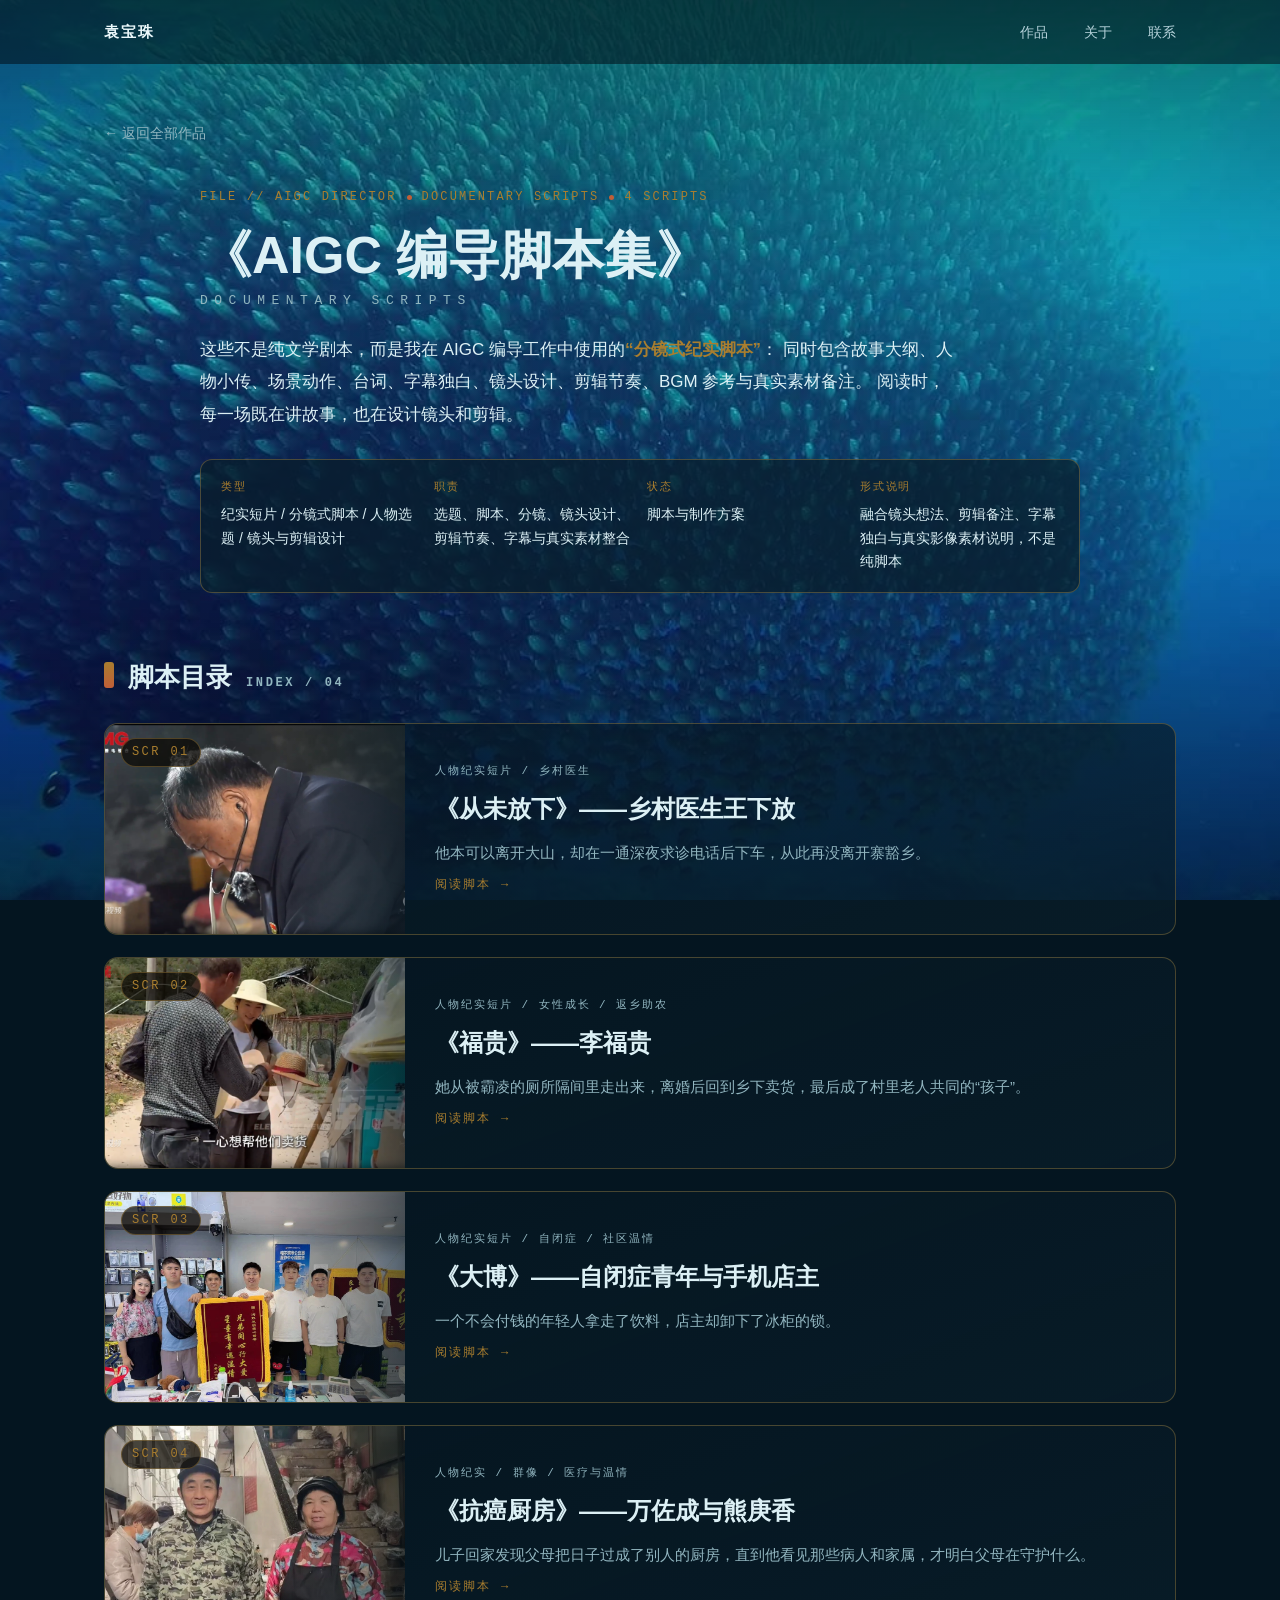
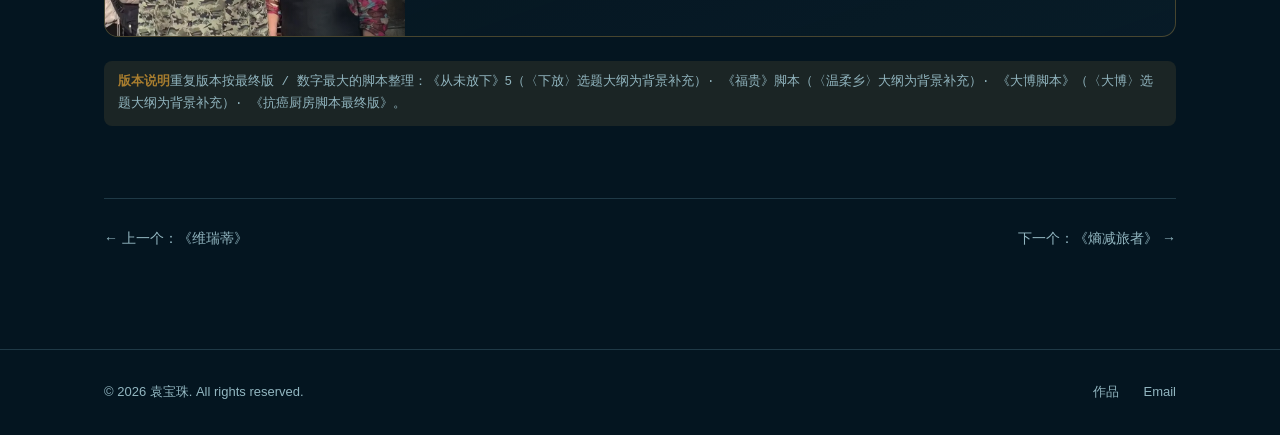
<file: works/work-4.html>
<!DOCTYPE html>
<html lang="zh-CN">
<head>
  <meta charset="UTF-8" />
  <meta name="viewport" content="width=device-width, initial-scale=1.0" />
  <title>作品 04 · AIGC 编导脚本集 | 袁宝珠</title>
  <link rel="stylesheet" href="../css/style.css" />
</head>
<body class="page-scr">

  <header class="navbar" id="navbar">
    <nav class="nav-inner">
      <a href="../index.html" class="nav-logo">袁宝珠</a>
      <button class="nav-toggle" id="navToggle" aria-label="打开菜单" aria-expanded="false">
        <span></span><span></span><span></span>
      </button>
      <ul class="nav-links" id="navLinks">
        <li><a href="../index.html#works">作品</a></li>
        <li><a href="../index.html#about">关于</a></li>
        <li><a href="../index.html#contact">联系</a></li>
      </ul>
    </nav>
  </header>

  <main class="detail">
    <div class="container">
      <a href="../index.html#works" class="back-link">← 返回全部作品</a>

      <!-- ============ 作品头 ============ -->
      <header class="scr-hero">
        <p class="scr-codebar">
          <span>FILE // AIGC DIRECTOR</span>
          <span class="scr-codebar-dot"></span>
          <span>DOCUMENTARY SCRIPTS</span>
          <span class="scr-codebar-dot"></span>
          <span>4 SCRIPTS</span>
        </p>
        <h1 class="scr-title">《AIGC 编导脚本集》</h1>
        <p class="scr-title-en">Documentary Scripts</p>
        <p class="scr-lead">
          这些不是纯文学剧本，而是我在 AIGC 编导工作中使用的<b>“分镜式纪实脚本”</b>：
          同时包含故事大纲、人物小传、场景动作、台词、字幕独白、镜头设计、剪辑节奏、BGM 参考与真实素材备注。
          阅读时，每一场既在讲故事，也在设计镜头和剪辑。
        </p>
        <div class="scr-meta">
          <div class="scr-meta-item"><span>类型</span>纪实短片 / 分镜式脚本 / 人物选题 / 镜头与剪辑设计</div>
          <div class="scr-meta-item"><span>职责</span>选题、脚本、分镜、镜头设计、剪辑节奏、字幕与真实素材整合</div>
          <div class="scr-meta-item"><span>状态</span>脚本与制作方案</div>
          <div class="scr-meta-item"><span>形式说明</span>融合镜头想法、剪辑备注、字幕独白与真实影像素材说明，不是纯脚本</div>
        </div>
      </header>

      <!-- ============ 脚本目录 ============ -->
      <h2 class="scr-h2">脚本目录 <span>INDEX / 04</span></h2>
      <div class="scr-index">

        <a class="scr-card" href="work-4-1.html">
          <div class="scr-card-cover">
            <span class="scr-card-no">SCR 01</span>
            <img src="../images/scr-xf-real.webp" alt="《从未放下》真实影像：王下放为村民听诊" />
          </div>
          <div class="scr-card-body">
            <p class="scr-card-type">人物纪实短片 / 乡村医生</p>
            <h3 class="scr-card-title">《从未放下》——乡村医生王下放</h3>
            <p class="scr-card-line">他本可以离开大山，却在一通深夜求诊电话后下车，从此再没离开寨豁乡。</p>
            <span class="scr-card-go">阅读脚本 →</span>
          </div>
        </a>

        <a class="scr-card" href="work-4-2.html">
          <div class="scr-card-cover">
            <span class="scr-card-no">SCR 02</span>
            <img src="../images/scr-fg-real.webp" alt="《福贵》真实影像：李福贵走村卖货" />
          </div>
          <div class="scr-card-body">
            <p class="scr-card-type">人物纪实短片 / 女性成长 / 返乡助农</p>
            <h3 class="scr-card-title">《福贵》——李福贵</h3>
            <p class="scr-card-line">她从被霸凌的厕所隔间里走出来，离婚后回到乡下卖货，最后成了村里老人共同的“孩子”。</p>
            <span class="scr-card-go">阅读脚本 →</span>
          </div>
        </a>

        <a class="scr-card" href="work-4-3.html">
          <div class="scr-card-cover">
            <span class="scr-card-no">SCR 03</span>
            <img src="../images/scr-db-real.webp" alt="《大博》真实影像：手机店锦旗合影" />
          </div>
          <div class="scr-card-body">
            <p class="scr-card-type">人物纪实短片 / 自闭症 / 社区温情</p>
            <h3 class="scr-card-title">《大博》——自闭症青年与手机店主</h3>
            <p class="scr-card-line">一个不会付钱的年轻人拿走了饮料，店主却卸下了冰柜的锁。</p>
            <span class="scr-card-go">阅读脚本 →</span>
          </div>
        </a>

        <a class="scr-card" href="work-4-4.html">
          <div class="scr-card-cover">
            <span class="scr-card-no">SCR 04</span>
            <img src="../images/scr-ka-real.webp" alt="《抗癌厨房》真实影像：万佐成与熊庚香" />
          </div>
          <div class="scr-card-body">
            <p class="scr-card-type">人物纪实 / 群像 / 医疗与温情</p>
            <h3 class="scr-card-title">《抗癌厨房》——万佐成与熊庚香</h3>
            <p class="scr-card-line">儿子回家发现父母把日子过成了别人的厨房，直到他看见那些病人和家属，才明白父母在守护什么。</p>
            <span class="scr-card-go">阅读脚本 →</span>
          </div>
        </a>

      </div>

      <p class="scr-note">
        <b>版本说明</b>重复版本按最终版 / 数字最大的脚本整理：《从未放下》5（〈下放〉选题大纲为背景补充）·
        《福贵》脚本（〈温柔乡〉大纲为背景补充）· 《大博脚本》（〈大博〉选题大纲为背景补充）· 《抗癌厨房脚本最终版》。
      </p>

      <nav class="pager">
        <a href="work-3.html">← 上一个：《维瑞蒂》</a>
        <a class="pager-next" href="work-5.html">下一个：《熵减旅者》 →</a>
      </nav>
    </div>
  </main>

  <footer class="footer">
    <div class="container footer-inner">
      <span>© 2026 袁宝珠. All rights reserved.</span>
      <div class="footer-links">
        <a href="../index.html#works">作品</a>
        <a href="../index.html#contact">Email</a>
      </div>
    </div>
  </footer>

  <script src="../js/main.js"></script>
</body>
</html>
</file>
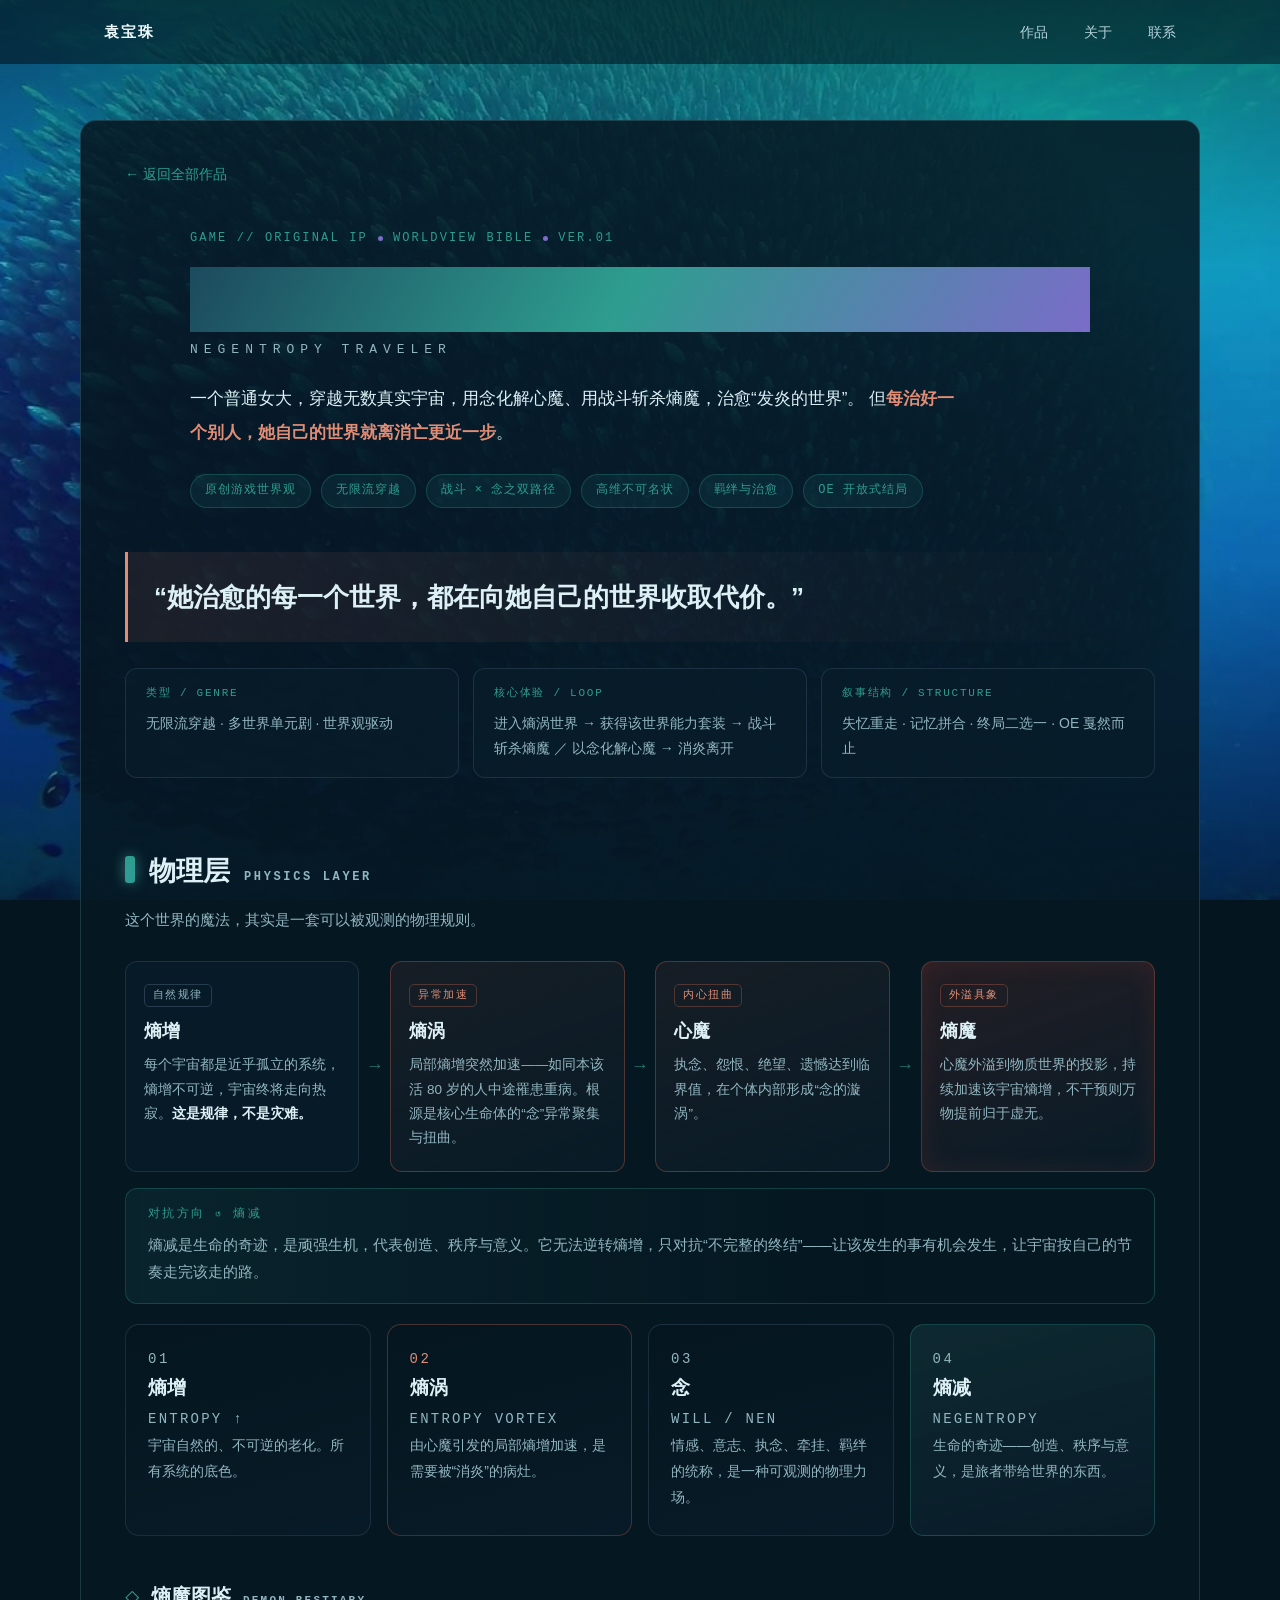
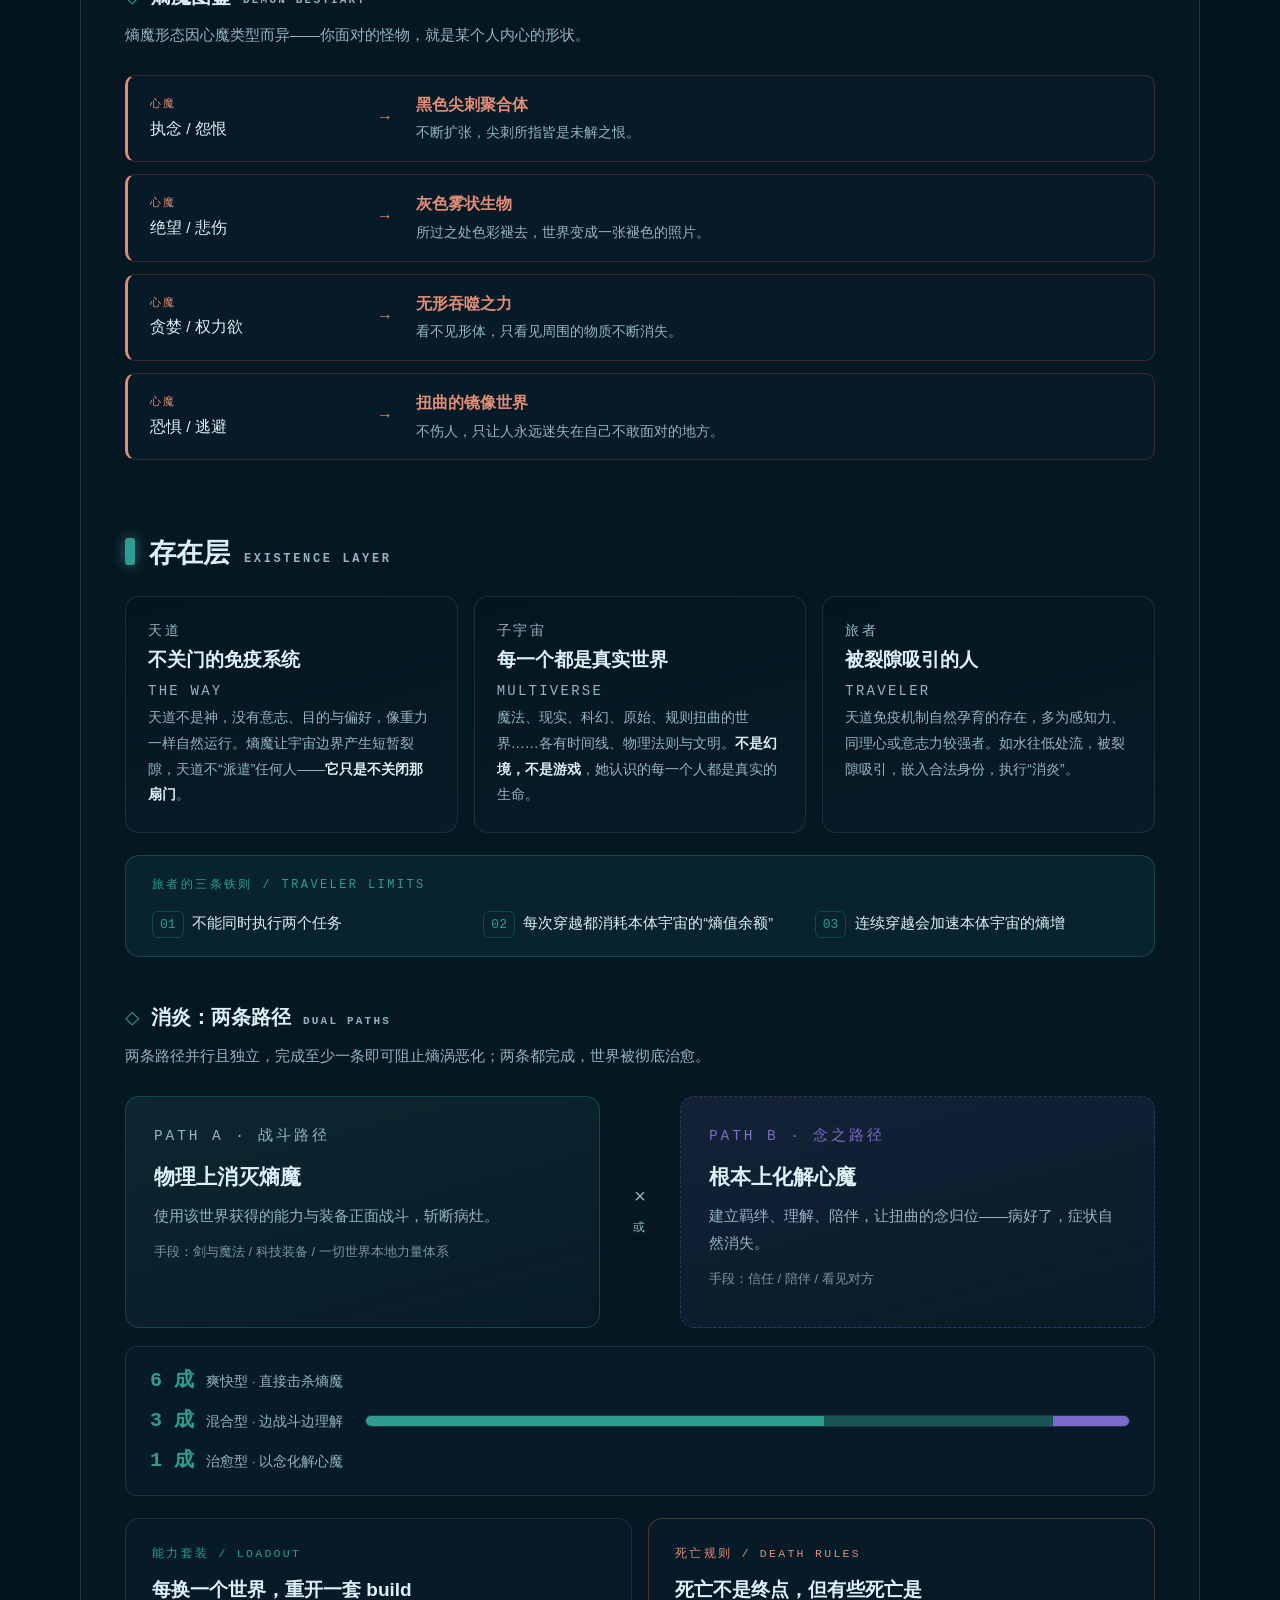
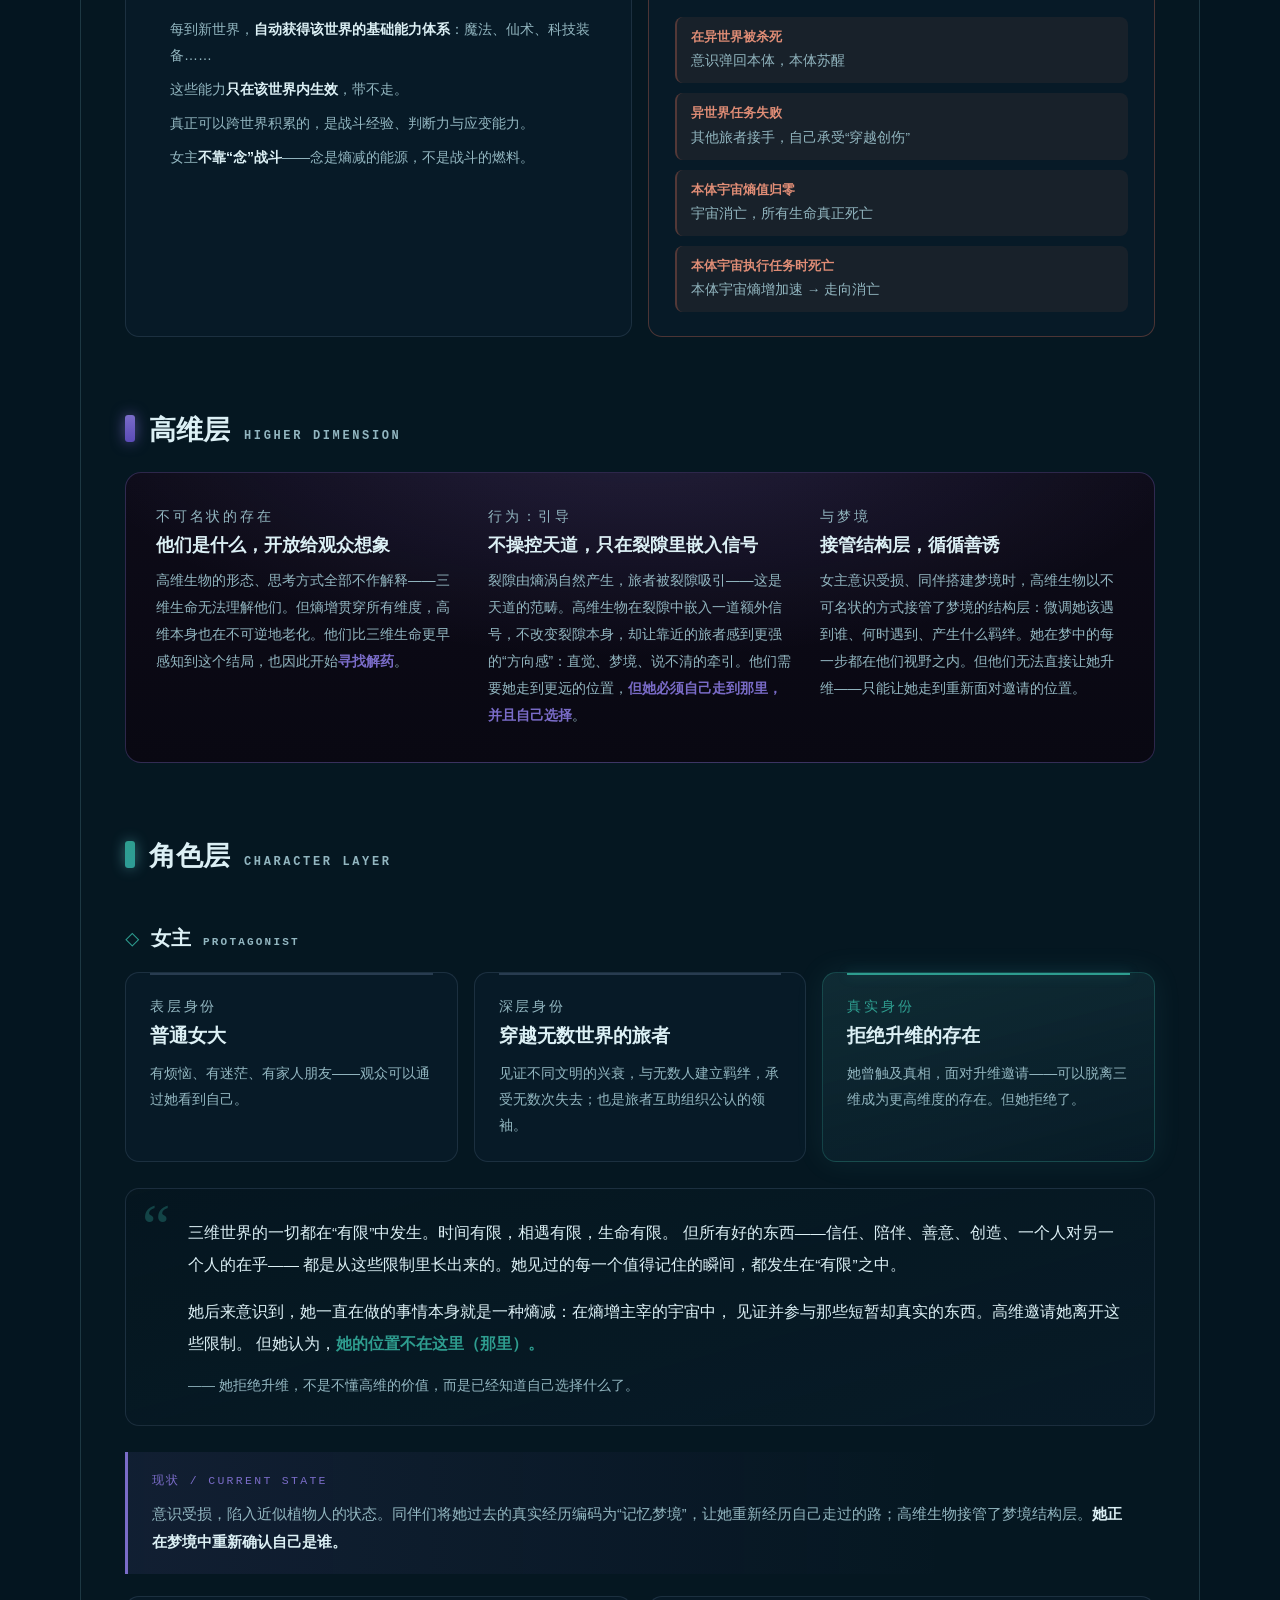
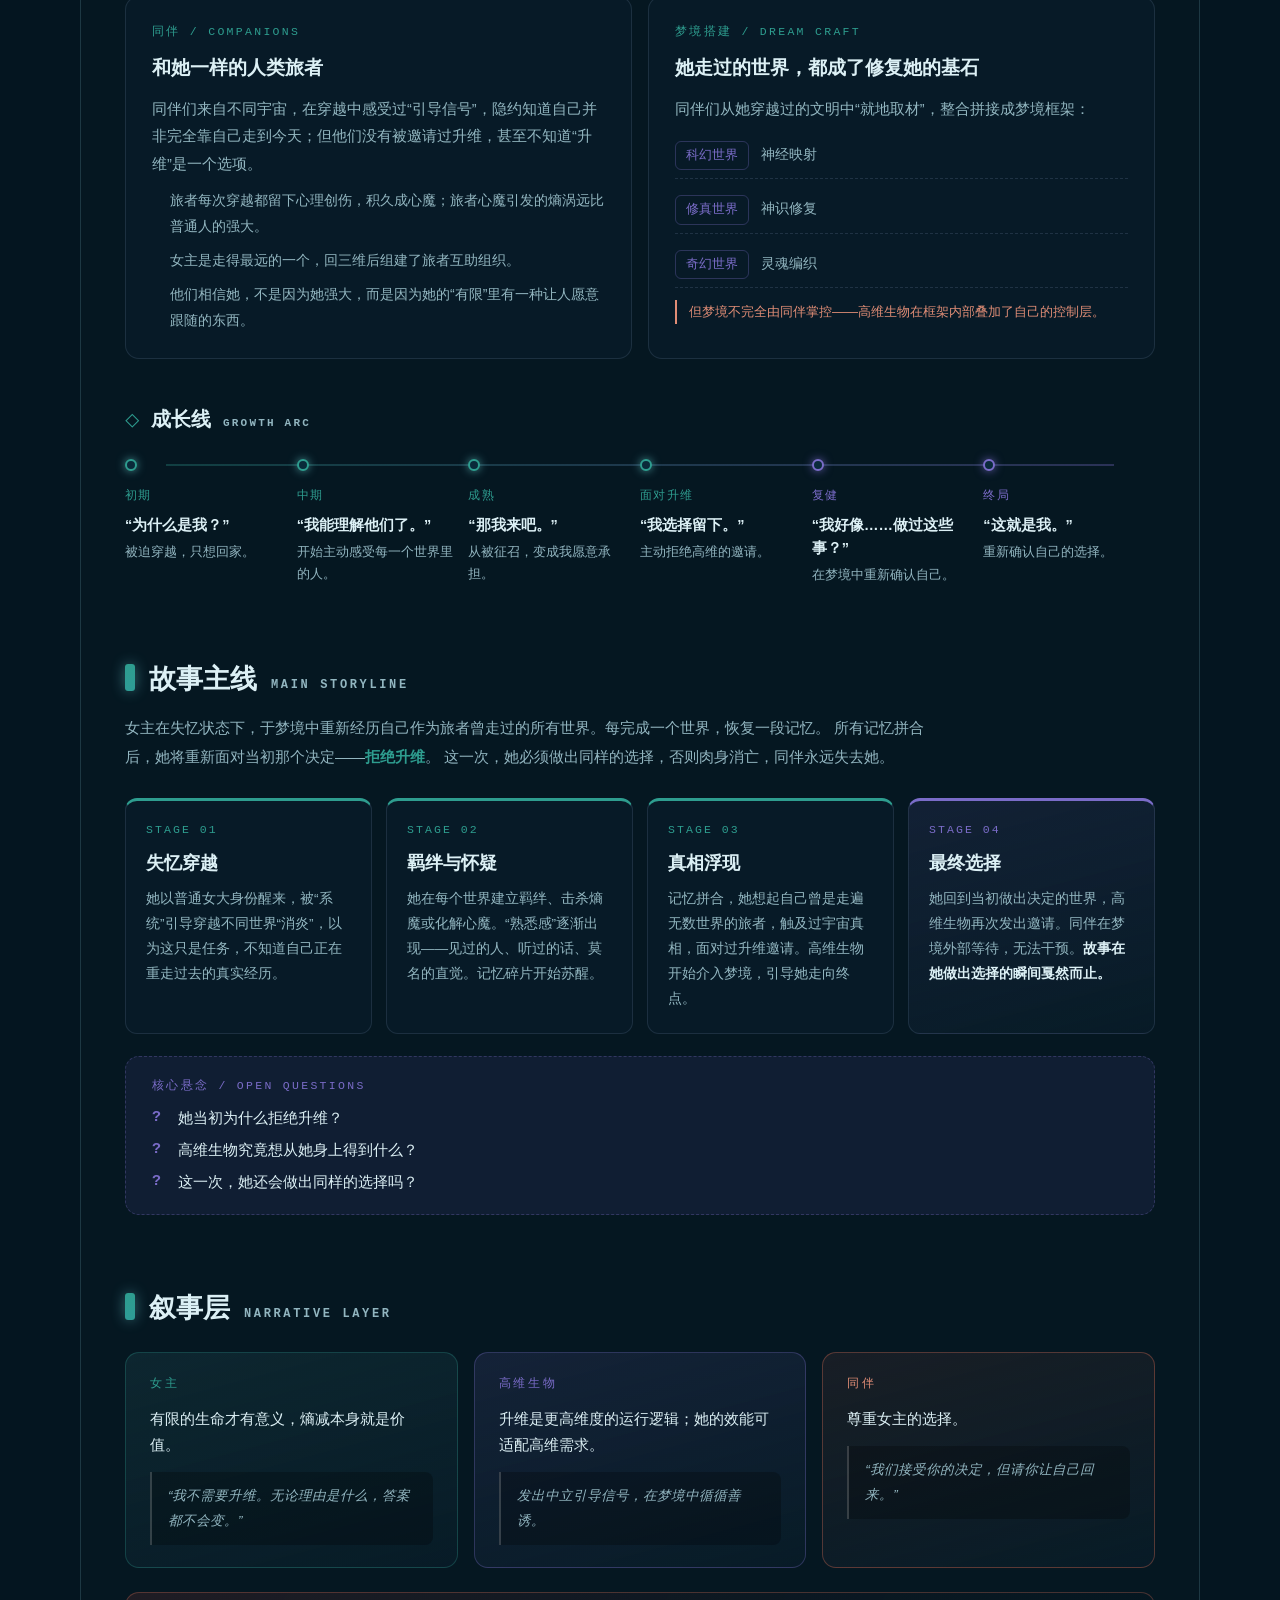
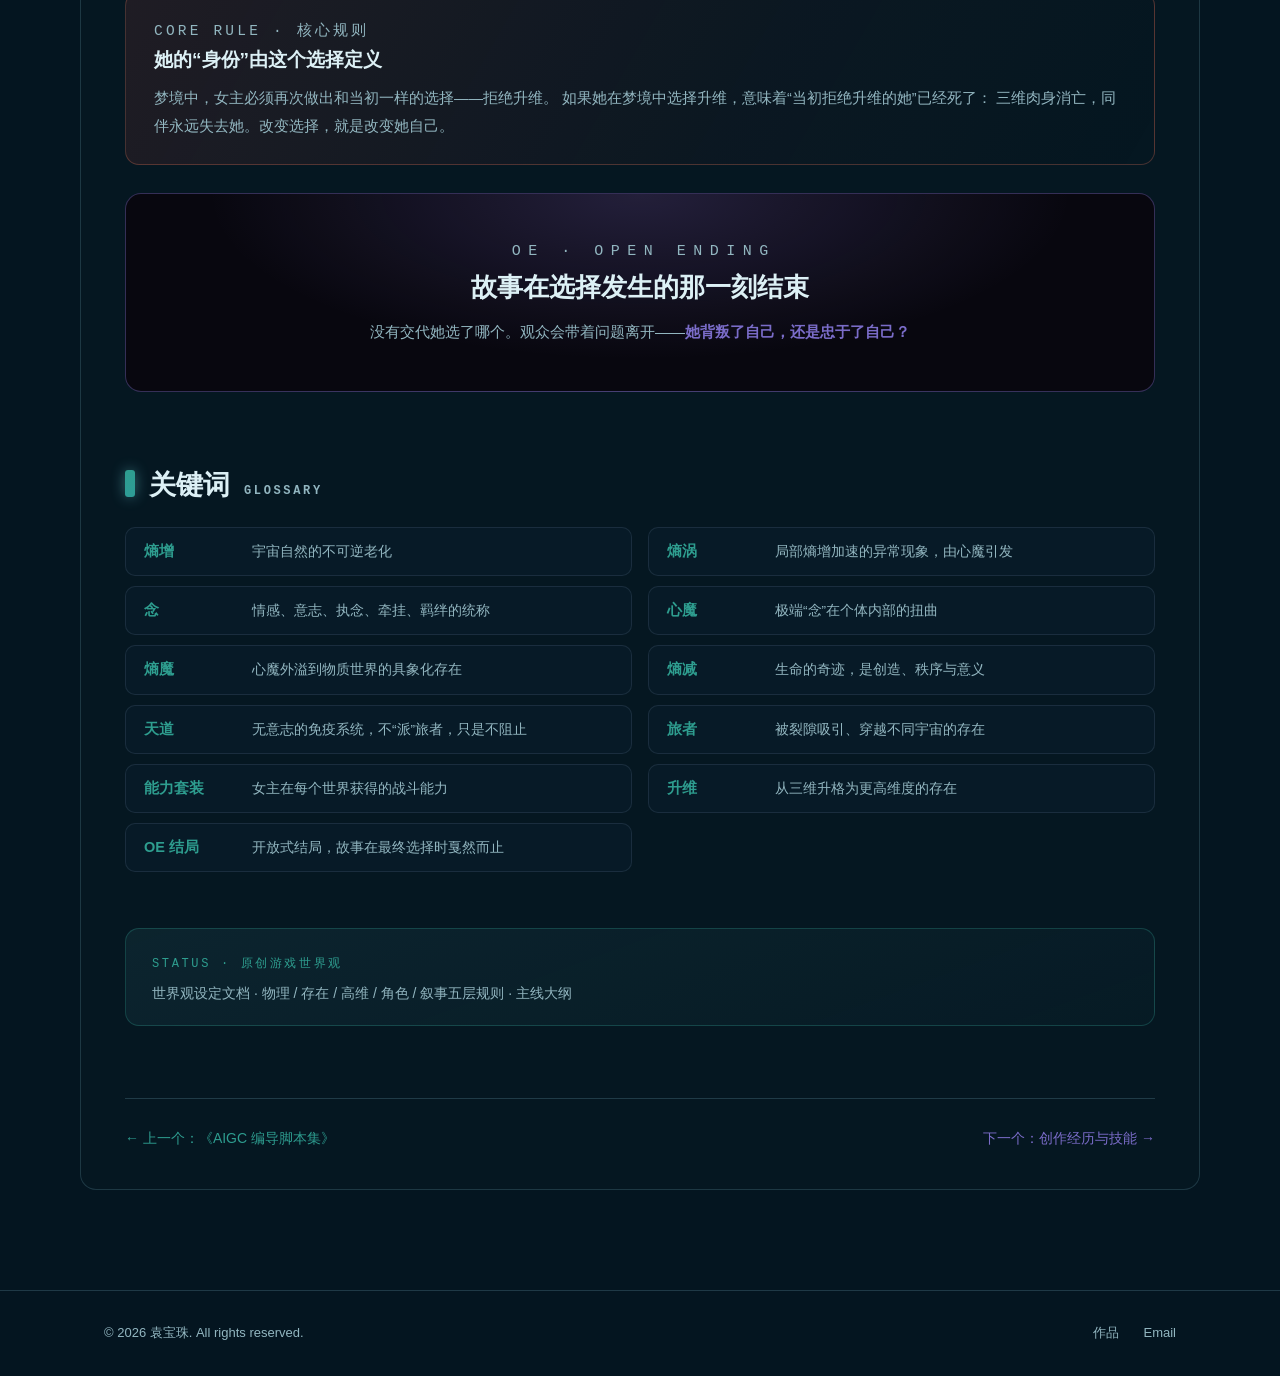
<file: works/work-5.html>
<!DOCTYPE html>
<html lang="zh-CN">
<head>
  <meta charset="UTF-8" />
  <meta name="viewport" content="width=device-width, initial-scale=1.0" />
  <title>《熵减旅者》游戏世界观设定 | 袁宝珠</title>
  <meta name="description" content="《熵减旅者》：一个普通女大穿越无数真实宇宙，用念化解心魔、用战斗斩杀熵魔，治愈“发炎的世界”——但每治好一个别人，她自己的世界就离消亡更近一步。原创游戏世界观设定文档。" />
  <link rel="stylesheet" href="../css/style.css" />
</head>
<body class="page-et">

  <!-- ============ 顶部导航 ============ -->
  <header class="navbar" id="navbar">
    <nav class="nav-inner">
      <a href="../index.html" class="nav-logo">袁宝珠</a>

      <button class="nav-toggle" id="navToggle" aria-label="打开菜单" aria-expanded="false">
        <span></span><span></span><span></span>
      </button>

      <ul class="nav-links" id="navLinks">
        <li><a href="../index.html#works">作品</a></li>
        <li><a href="../index.html#about">关于</a></li>
        <li><a href="../index.html#contact">联系</a></li>
      </ul>
    </nav>
  </header>

  <main class="detail et">
    <div class="container">
      <a href="../index.html#works" class="back-link">← 返回全部作品</a>

      <!-- ============ 作品头 ============ -->
      <header class="et-hero">
        <p class="et-codebar">
          <span>GAME // ORIGINAL IP</span>
          <span class="et-codebar-dot"></span>
          <span>WORLDVIEW BIBLE</span>
          <span class="et-codebar-dot"></span>
          <span>VER.01</span>
        </p>
        <h1 class="et-title">《熵减旅者》</h1>
        <p class="et-title-en">NEGENTROPY TRAVELER</p>
        <p class="et-lead">
          一个普通女大，穿越无数真实宇宙，用念化解心魔、用战斗斩杀熵魔，治愈“发炎的世界”。
          但<b>每治好一个别人，她自己的世界就离消亡更近一步</b>。
        </p>
        <ul class="et-chips">
          <li>原创游戏世界观</li>
          <li>无限流穿越</li>
          <li>战斗 × 念之双路径</li>
          <li>高维不可名状</li>
          <li>羁绊与治愈</li>
          <li>OE 开放式结局</li>
        </ul>
      </header>

      <!-- ============ 核心命题 ============ -->
      <section class="et-premise">
        <p class="et-premise-q">“她治愈的每一个世界，都在向她自己的世界收取代价。”</p>
        <div class="et-meta">
          <div class="et-meta-item">
            <span>类型 / GENRE</span>
            <p>无限流穿越 · 多世界单元剧 · 世界观驱动</p>
          </div>
          <div class="et-meta-item">
            <span>核心体验 / LOOP</span>
            <p>进入熵涡世界 → 获得该世界能力套装 → 战斗斩杀熵魔 ／ 以念化解心魔 → 消炎离开</p>
          </div>
          <div class="et-meta-item">
            <span>叙事结构 / STRUCTURE</span>
            <p>失忆重走 · 记忆拼合 · 终局二选一 · OE 戛然而止</p>
          </div>
        </div>
      </section>

      <!-- ============ 物理层 ============ -->
      <h2 class="et-h2">物理层 <span>PHYSICS LAYER</span></h2>
      <p class="et-section-lead">这个世界的魔法，其实是一套可以被观测的物理规则。</p>

      <!-- 因果链 -->
      <div class="et-chain">
        <div class="et-chain-node">
          <span class="et-chain-tag">自然规律</span>
          <h3>熵增</h3>
          <p>每个宇宙都是近乎孤立的系统，熵增不可逆，宇宙终将走向热寂。<b>这是规律，不是灾难。</b></p>
        </div>
        <span class="et-chain-arrow">→</span>
        <div class="et-chain-node et-chain-node--warn">
          <span class="et-chain-tag">异常加速</span>
          <h3>熵涡</h3>
          <p>局部熵增突然加速——如同本该活 80 岁的人中途罹患重病。根源是核心生命体的“念”异常聚集与扭曲。</p>
        </div>
        <span class="et-chain-arrow">→</span>
        <div class="et-chain-node et-chain-node--warn">
          <span class="et-chain-tag">内心扭曲</span>
          <h3>心魔</h3>
          <p>执念、怨恨、绝望、遗憾达到临界值，在个体内部形成“念的漩涡”。</p>
        </div>
        <span class="et-chain-arrow">→</span>
        <div class="et-chain-node et-chain-node--danger">
          <span class="et-chain-tag">外溢具象</span>
          <h3>熵魔</h3>
          <p>心魔外溢到物质世界的投影，持续加速该宇宙熵增，不干预则万物提前归于虚无。</p>
        </div>
      </div>
      <div class="et-chain-reverse">
        <span class="et-chain-reverse-label">对抗方向 ↺ 熵减</span>
        <p>熵减是生命的奇迹，是顽强生机，代表创造、秩序与意义。它无法逆转熵增，只对抗“不完整的终结”——让该发生的事有机会发生，让宇宙按自己的节奏走完该走的路。</p>
      </div>

      <!-- 基础概念卡 -->
      <div class="et-grid et-grid--4">
        <article class="et-card">
          <p class="et-card-no">01</p>
          <h3 class="et-card-name">熵增</h3>
          <p class="et-card-en">ENTROPY ↑</p>
          <p>宇宙自然的、不可逆的老化。所有系统的底色。</p>
        </article>
        <article class="et-card et-card--warn">
          <p class="et-card-no">02</p>
          <h3 class="et-card-name">熵涡</h3>
          <p class="et-card-en">ENTROPY VORTEX</p>
          <p>由心魔引发的局部熵增加速，是需要被“消炎”的病灶。</p>
        </article>
        <article class="et-card">
          <p class="et-card-no">03</p>
          <h3 class="et-card-name">念</h3>
          <p class="et-card-en">WILL / NEN</p>
          <p>情感、意志、执念、牵挂、羁绊的统称，是一种可观测的物理力场。</p>
        </article>
        <article class="et-card et-card--life">
          <p class="et-card-no">04</p>
          <h3 class="et-card-name">熵减</h3>
          <p class="et-card-en">NEGENTROPY</p>
          <p>生命的奇迹——创造、秩序与意义，是旅者带给世界的东西。</p>
        </article>
      </div>

      <!-- 熵魔图鉴 -->
      <h3 class="et-h3">熵魔图鉴 <span>DEMON BESTIARY</span></h3>
      <p class="et-section-lead">熵魔形态因心魔类型而异——你面对的怪物，就是某个人内心的形状。</p>
      <ul class="et-bestiary">
        <li>
          <div class="et-bestiary-type"><span>心魔</span>执念 / 怨恨</div>
          <div class="et-bestiary-arrow">→</div>
          <div class="et-bestiary-form">
            <h4>黑色尖刺聚合体</h4>
            <p>不断扩张，尖刺所指皆是未解之恨。</p>
          </div>
        </li>
        <li>
          <div class="et-bestiary-type"><span>心魔</span>绝望 / 悲伤</div>
          <div class="et-bestiary-arrow">→</div>
          <div class="et-bestiary-form">
            <h4>灰色雾状生物</h4>
            <p>所过之处色彩褪去，世界变成一张褪色的照片。</p>
          </div>
        </li>
        <li>
          <div class="et-bestiary-type"><span>心魔</span>贪婪 / 权力欲</div>
          <div class="et-bestiary-arrow">→</div>
          <div class="et-bestiary-form">
            <h4>无形吞噬之力</h4>
            <p>看不见形体，只看见周围的物质不断消失。</p>
          </div>
        </li>
        <li>
          <div class="et-bestiary-type"><span>心魔</span>恐惧 / 逃避</div>
          <div class="et-bestiary-arrow">→</div>
          <div class="et-bestiary-form">
            <h4>扭曲的镜像世界</h4>
            <p>不伤人，只让人永远迷失在自己不敢面对的地方。</p>
          </div>
        </li>
      </ul>

      <!-- ============ 存在层 ============ -->
      <h2 class="et-h2">存在层 <span>EXISTENCE LAYER</span></h2>

      <div class="et-grid et-grid--3">
        <article class="et-card et-card--tall">
          <p class="et-card-no">天道</p>
          <h3 class="et-card-name">不关门的免疫系统</h3>
          <p class="et-card-en">THE WAY</p>
          <p>天道不是神，没有意志、目的与偏好，像重力一样自然运行。熵魔让宇宙边界产生短暂裂隙，天道不“派遣”任何人——<b>它只是不关闭那扇门</b>。</p>
        </article>
        <article class="et-card et-card--tall">
          <p class="et-card-no">子宇宙</p>
          <h3 class="et-card-name">每一个都是真实世界</h3>
          <p class="et-card-en">MULTIVERSE</p>
          <p>魔法、现实、科幻、原始、规则扭曲的世界……各有时间线、物理法则与文明。<b>不是幻境，不是游戏</b>，她认识的每一个人都是真实的生命。</p>
        </article>
        <article class="et-card et-card--tall">
          <p class="et-card-no">旅者</p>
          <h3 class="et-card-name">被裂隙吸引的人</h3>
          <p class="et-card-en">TRAVELER</p>
          <p>天道免疫机制自然孕育的存在，多为感知力、同理心或意志力较强者。如水往低处流，被裂隙吸引，嵌入合法身份，执行“消炎”。</p>
        </article>
      </div>

      <!-- 旅者限制 -->
      <div class="et-rules">
        <p class="et-rules-label">旅者的三条铁则 / TRAVELER LIMITS</p>
        <ol>
          <li><span>01</span>不能同时执行两个任务</li>
          <li><span>02</span>每次穿越都消耗本体宇宙的“熵值余额”</li>
          <li><span>03</span>连续穿越会加速本体宇宙的熵增</li>
        </ol>
      </div>

      <!-- 消炎双路径 -->
      <h3 class="et-h3">消炎：两条路径 <span>DUAL PATHS</span></h3>
      <p class="et-section-lead">两条路径并行且独立，完成至少一条即可阻止熵涡恶化；两条都完成，世界被彻底治愈。</p>
      <div class="et-paths">
        <article class="et-path et-path--fight">
          <p class="et-path-tag">PATH A · 战斗路径</p>
          <h3>物理上消灭熵魔</h3>
          <p>使用该世界获得的能力与装备正面战斗，斩断病灶。</p>
          <p class="et-path-note">手段：剑与魔法 / 科技装备 / 一切世界本地力量体系</p>
        </article>
        <div class="et-path-vs">×<br /><span>或</span></div>
        <article class="et-path et-path--nen">
          <p class="et-path-tag">PATH B · 念之路径</p>
          <h3>根本上化解心魔</h3>
          <p>建立羁绊、理解、陪伴，让扭曲的念归位——病好了，症状自然消失。</p>
          <p class="et-path-note">手段：信任 / 陪伴 / 看见对方</p>
        </article>
      </div>
      <div class="et-ratio">
        <div class="et-ratio-item"><b>6 成</b><span>爽快型 · 直接击杀熵魔</span></div>
        <div class="et-ratio-bar"><i style="width:60%"></i><i style="width:30%"></i><i style="width:10%"></i></div>
        <div class="et-ratio-item"><b>3 成</b><span>混合型 · 边战斗边理解</span></div>
        <div class="et-ratio-item"><b>1 成</b><span>治愈型 · 以念化解心魔</span></div>
      </div>

      <!-- 能力套装 & 死亡规则 -->
      <div class="et-duo">
        <article class="et-panel">
          <p class="et-panel-label">能力套装 / LOADOUT</p>
          <h3>每换一个世界，重开一套 build</h3>
          <ul>
            <li>每到新世界，<b>自动获得该世界的基础能力体系</b>：魔法、仙术、科技装备……</li>
            <li>这些能力<b>只在该世界内生效</b>，带不走。</li>
            <li>真正可以跨世界积累的，是战斗经验、判断力与应变能力。</li>
            <li>女主<b>不靠“念”战斗</b>——念是熵减的能源，不是战斗的燃料。</li>
          </ul>
        </article>
        <article class="et-panel et-panel--danger">
          <p class="et-panel-label">死亡规则 / DEATH RULES</p>
          <h3>死亡不是终点，但有些死亡是</h3>
          <ul class="et-death">
            <li><span>在异世界被杀死</span>意识弹回本体，本体苏醒</li>
            <li><span>异世界任务失败</span>其他旅者接手，自己承受“穿越创伤”</li>
            <li><span>本体宇宙熵值归零</span>宇宙消亡，所有生命真正死亡</li>
            <li><span>本体宇宙执行任务时死亡</span>本体宇宙熵增加速 → 走向消亡</li>
          </ul>
        </article>
      </div>

      <!-- ============ 高维层 ============ -->
      <h2 class="et-h2 et-h2--void">高维层 <span>HIGHER DIMENSION</span></h2>
      <div class="et-void">
        <article class="et-void-card">
          <p class="et-void-label">不可名状的存在</p>
          <h3>他们是什么，开放给观众想象</h3>
          <p>高维生物的形态、思考方式全部不作解释——三维生命无法理解他们。但熵增贯穿所有维度，高维本身也在不可逆地老化。他们比三维生命更早感知到这个结局，也因此开始<b>寻找解药</b>。</p>
        </article>
        <article class="et-void-card">
          <p class="et-void-label">行为：引导</p>
          <h3>不操控天道，只在裂隙里嵌入信号</h3>
          <p>裂隙由熵涡自然产生，旅者被裂隙吸引——这是天道的范畴。高维生物在裂隙中嵌入一道额外信号，不改变裂隙本身，却让靠近的旅者感到更强的“方向感”：直觉、梦境、说不清的牵引。他们需要她走到更远的位置，<b>但她必须自己走到那里，并且自己选择</b>。</p>
        </article>
        <article class="et-void-card">
          <p class="et-void-label">与梦境</p>
          <h3>接管结构层，循循善诱</h3>
          <p>女主意识受损、同伴搭建梦境时，高维生物以不可名状的方式接管了梦境的结构层：微调她该遇到谁、何时遇到、产生什么羁绊。她在梦中的每一步都在他们视野之内。但他们无法直接让她升维——只能让她走到重新面对邀请的位置。</p>
        </article>
      </div>

      <!-- ============ 角色层 ============ -->
      <h2 class="et-h2">角色层 <span>CHARACTER LAYER</span></h2>

      <!-- 女主三重身份 -->
      <h3 class="et-h3">女主 <span>PROTAGONIST</span></h3>
      <div class="et-identities">
        <article class="et-id">
          <p class="et-id-layer">表层身份</p>
          <h3>普通女大</h3>
          <p>有烦恼、有迷茫、有家人朋友——观众可以通过她看到自己。</p>
        </article>
        <article class="et-id">
          <p class="et-id-layer">深层身份</p>
          <h3>穿越无数世界的旅者</h3>
          <p>见证不同文明的兴衰，与无数人建立羁绊，承受无数次失去；也是旅者互助组织公认的领袖。</p>
        </article>
        <article class="et-id et-id--true">
          <p class="et-id-layer">真实身份</p>
          <h3>拒绝升维的存在</h3>
          <p>她曾触及真相，面对升维邀请——可以脱离三维成为更高维度的存在。但她拒绝了。</p>
        </article>
      </div>

      <blockquote class="et-quote">
        <p>
          三维世界的一切都在“有限”中发生。时间有限，相遇有限，生命有限。
          但所有好的东西——信任、陪伴、善意、创造、一个人对另一个人的在乎——
          都是从这些限制里长出来的。她见过的每一个值得记住的瞬间，都发生在“有限”之中。
        </p>
        <p>
          她后来意识到，她一直在做的事情本身就是一种熵减：在熵增主宰的宇宙中，
          见证并参与那些短暂却真实的东西。高维邀请她离开这些限制。
          但她认为，<b>她的位置不在这里（那里）。</b>
        </p>
        <cite>—— 她拒绝升维，不是不懂高维的价值，而是已经知道自己选择什么了。</cite>
      </blockquote>

      <div class="et-statusline">
        <p class="et-panel-label">现状 / CURRENT STATE</p>
        <p>意识受损，陷入近似植物人的状态。同伴们将她过去的真实经历编码为“记忆梦境”，让她重新经历自己走过的路；高维生物接管了梦境结构层。<b>她正在梦境中重新确认自己是谁。</b></p>
      </div>

      <!-- 同伴 & 梦境搭建 -->
      <div class="et-duo">
        <article class="et-panel">
          <p class="et-panel-label">同伴 / COMPANIONS</p>
          <h3>和她一样的人类旅者</h3>
          <p>同伴们来自不同宇宙，在穿越中感受过“引导信号”，隐约知道自己并非完全靠自己走到今天；但他们没有被邀请过升维，甚至不知道“升维”是一个选项。</p>
          <ul>
            <li>旅者每次穿越都留下心理创伤，积久成心魔；旅者心魔引发的熵涡远比普通人的强大。</li>
            <li>女主是走得最远的一个，回三维后组建了旅者互助组织。</li>
            <li>他们相信她，不是因为她强大，而是因为她的“有限”里有一种让人愿意跟随的东西。</li>
          </ul>
        </article>
        <article class="et-panel">
          <p class="et-panel-label">梦境搭建 / DREAM CRAFT</p>
          <h3>她走过的世界，都成了修复她的基石</h3>
          <p>同伴们从她穿越过的文明中“就地取材”，整合拼接成梦境框架：</p>
          <ul class="et-craft">
            <li><span>科幻世界</span>神经映射</li>
            <li><span>修真世界</span>神识修复</li>
            <li><span>奇幻世界</span>灵魂编织</li>
          </ul>
          <p class="et-warn-note">但梦境不完全由同伴掌控——高维生物在框架内部叠加了自己的控制层。</p>
        </article>
      </div>

      <!-- 成长线 -->
      <h3 class="et-h3">成长线 <span>GROWTH ARC</span></h3>
      <ol class="et-arc">
        <li>
          <span class="et-arc-stage">初期</span>
          <p class="et-arc-line">“为什么是我？”</p>
          <p class="et-arc-desc">被迫穿越，只想回家。</p>
        </li>
        <li>
          <span class="et-arc-stage">中期</span>
          <p class="et-arc-line">“我能理解他们了。”</p>
          <p class="et-arc-desc">开始主动感受每一个世界里的人。</p>
        </li>
        <li>
          <span class="et-arc-stage">成熟</span>
          <p class="et-arc-line">“那我来吧。”</p>
          <p class="et-arc-desc">从被征召，变成我愿意承担。</p>
        </li>
        <li>
          <span class="et-arc-stage">面对升维</span>
          <p class="et-arc-line">“我选择留下。”</p>
          <p class="et-arc-desc">主动拒绝高维的邀请。</p>
        </li>
        <li>
          <span class="et-arc-stage">复健</span>
          <p class="et-arc-line">“我好像……做过这些事？”</p>
          <p class="et-arc-desc">在梦境中重新确认自己。</p>
        </li>
        <li>
          <span class="et-arc-stage">终局</span>
          <p class="et-arc-line">“这就是我。”</p>
          <p class="et-arc-desc">重新确认自己的选择。</p>
        </li>
      </ol>

      <!-- ============ 故事主线 ============ -->
      <h2 class="et-h2">故事主线 <span>MAIN STORYLINE</span></h2>
      <p class="et-section-lead">
        女主在失忆状态下，于梦境中重新经历自己作为旅者曾走过的所有世界。每完成一个世界，恢复一段记忆。
        所有记忆拼合后，她将重新面对当初那个决定——<b>拒绝升维</b>。
        这一次，她必须做出同样的选择，否则肉身消亡，同伴永远失去她。
      </p>
      <ol class="et-story">
        <li>
          <span class="et-story-no">STAGE 01</span>
          <h3>失忆穿越</h3>
          <p>她以普通女大身份醒来，被“系统”引导穿越不同世界“消炎”，以为这只是任务，不知道自己正在重走过去的真实经历。</p>
        </li>
        <li>
          <span class="et-story-no">STAGE 02</span>
          <h3>羁绊与怀疑</h3>
          <p>她在每个世界建立羁绊、击杀熵魔或化解心魔。“熟悉感”逐渐出现——见过的人、听过的话、莫名的直觉。记忆碎片开始苏醒。</p>
        </li>
        <li>
          <span class="et-story-no">STAGE 03</span>
          <h3>真相浮现</h3>
          <p>记忆拼合，她想起自己曾是走遍无数世界的旅者，触及过宇宙真相，面对过升维邀请。高维生物开始介入梦境，引导她走向终点。</p>
        </li>
        <li>
          <span class="et-story-no">STAGE 04</span>
          <h3>最终选择</h3>
          <p>她回到当初做出决定的世界，高维生物再次发出邀请。同伴在梦境外部等待，无法干预。<b>故事在她做出选择的瞬间戛然而止。</b></p>
        </li>
      </ol>

      <div class="et-suspense">
        <p class="et-panel-label">核心悬念 / OPEN QUESTIONS</p>
        <ul>
          <li>她当初为什么拒绝升维？</li>
          <li>高维生物究竟想从她身上得到什么？</li>
          <li>这一次，她还会做出同样的选择吗？</li>
        </ul>
      </div>

      <!-- ============ 叙事层 ============ -->
      <h2 class="et-h2">叙事层 <span>NARRATIVE LAYER</span></h2>
      <div class="et-stances">
        <article class="et-stance">
          <p class="et-stance-who">女主</p>
          <p class="et-stance-belief">有限的生命才有意义，熵减本身就是价值。</p>
          <blockquote>“我不需要升维。无论理由是什么，答案都不会变。”</blockquote>
        </article>
        <article class="et-stance et-stance--void">
          <p class="et-stance-who">高维生物</p>
          <p class="et-stance-belief">升维是更高维度的运行逻辑；她的效能可适配高维需求。</p>
          <blockquote>发出中立引导信号，在梦境中循循善诱。</blockquote>
        </article>
        <article class="et-stance et-stance--life">
          <p class="et-stance-who">同伴</p>
          <p class="et-stance-belief">尊重女主的选择。</p>
          <blockquote>“我们接受你的决定，但请你让自己回来。”</blockquote>
        </article>
      </div>

      <div class="et-core-rule">
        <p class="et-core-rule-tag">CORE RULE · 核心规则</p>
        <h3>她的“身份”由这个选择定义</h3>
        <p>
          梦境中，女主必须再次做出和当初一样的选择——拒绝升维。
          如果她在梦境中选择升维，意味着“当初拒绝升维的她”已经死了：
          三维肉身消亡，同伴永远失去她。改变选择，就是改变她自己。
        </p>
      </div>

      <!-- OE -->
      <div class="et-oe">
        <p class="et-oe-mark">OE · OPEN ENDING</p>
        <h3>故事在选择发生的那一刻结束</h3>
        <p>没有交代她选了哪个。观众会带着问题离开——<b>她背叛了自己，还是忠于了自己？</b></p>
      </div>

      <!-- ============ 关键词 ============ -->
      <h2 class="et-h2">关键词 <span>GLOSSARY</span></h2>
      <dl class="et-glossary">
        <div><dt>熵增</dt><dd>宇宙自然的不可逆老化</dd></div>
        <div><dt>熵涡</dt><dd>局部熵增加速的异常现象，由心魔引发</dd></div>
        <div><dt>念</dt><dd>情感、意志、执念、牵挂、羁绊的统称</dd></div>
        <div><dt>心魔</dt><dd>极端“念”在个体内部的扭曲</dd></div>
        <div><dt>熵魔</dt><dd>心魔外溢到物质世界的具象化存在</dd></div>
        <div><dt>熵减</dt><dd>生命的奇迹，是创造、秩序与意义</dd></div>
        <div><dt>天道</dt><dd>无意志的免疫系统，不“派”旅者，只是不阻止</dd></div>
        <div><dt>旅者</dt><dd>被裂隙吸引、穿越不同宇宙的存在</dd></div>
        <div><dt>能力套装</dt><dd>女主在每个世界获得的战斗能力</dd></div>
        <div><dt>升维</dt><dd>从三维升格为更高维度的存在</dd></div>
        <div><dt>OE 结局</dt><dd>开放式结局，故事在最终选择时戛然而止</dd></div>
      </dl>

      <!-- ============ 项目状态 ============ -->
      <div class="et-statusbox">
        <span class="et-status-tag">STATUS · 原创游戏世界观</span>
        <p>世界观设定文档 · 物理 / 存在 / 高维 / 角色 / 叙事五层规则 · 主线大纲</p>
      </div>

      <!-- ============ 翻页 ============ -->
      <nav class="pager">
        <a href="work-4.html">← 上一个：《AIGC 编导脚本集》</a>
        <a class="pager-next" href="work-6.html">下一个：创作经历与技能 →</a>
      </nav>
    </div>
  </main>

  <!-- ============ 页脚 ============ -->
  <footer class="footer">
    <div class="container footer-inner">
      <span>© 2026 袁宝珠. All rights reserved.</span>
      <div class="footer-links">
        <a href="../index.html#works">作品</a>
        <a href="../index.html#contact">Email</a>
      </div>
    </div>
  </footer>

  <script src="../js/main.js"></script>
</body>
</html>
</file>
<file: css/style.css>
/* ================= 设计变量 ================= */
:root {
  --bg: #000000;
  --bg-alt: #0a0a0a;
  --surface: #111111;
  --surface-hover: #181818;
  --border: #1f1f1f;
  --text: #f5f5f5;
  --text-muted: #999999;
  /* 配色提取自封面水彩 cover.jpg：水色青碧（#177f80 提亮）+ 芦草嫩绿 + 纸白 */
  --accent: #7cc2b9;
  --accent-soft: #b6ddd7;
  --max-width: 1120px;
  --nav-height: 64px;
}

/* ================= 基础重置 ================= */
*,
*::before,
*::after {
  margin: 0;
  padding: 0;
  box-sizing: border-box;
}

html {
  scroll-behavior: smooth;
  scroll-padding-top: var(--nav-height);
}

body {
  background: var(--bg);
  color: var(--text);
  font-family: -apple-system, BlinkMacSystemFont, "Segoe UI", "PingFang SC",
    "Hiragino Sans GB", "Microsoft YaHei", sans-serif;
  line-height: 1.6;
  -webkit-font-smoothing: antialiased;
}

a {
  color: inherit;
  text-decoration: none;
}

ul {
  list-style: none;
}

.container {
  max-width: var(--max-width);
  margin: 0 auto;
  padding: 0 24px;
}

/* ================= 顶部导航 ================= */
.navbar {
  position: fixed;
  top: 0;
  left: 0;
  right: 0;
  height: var(--nav-height);
  z-index: 100;
  background: rgba(0, 0, 0, 0.82);
  border-bottom: 1px solid transparent;
  transition: border-color 0.3s ease, background 0.3s ease;
}

.navbar.scrolled {
  border-bottom-color: var(--border);
}

.nav-inner {
  max-width: var(--max-width);
  margin: 0 auto;
  padding: 0 24px;
  height: 100%;
  display: flex;
  align-items: center;
  justify-content: space-between;
}

.nav-logo {
  font-size: 15px;
  font-weight: 700;
  letter-spacing: 0.12em;
}

.nav-links {
  display: flex;
  gap: 36px;
}

.nav-links a {
  font-size: 14px;
  color: var(--text-muted);
  transition: color 0.2s ease;
}

.nav-links a:hover {
  color: var(--text);
}

/* 移动端汉堡按钮 */
.nav-toggle {
  display: none;
  flex-direction: column;
  gap: 5px;
  background: none;
  border: 0;
  cursor: pointer;
  padding: 8px;
}

.nav-toggle span {
  display: block;
  width: 22px;
  height: 2px;
  background: var(--text);
  transition: transform 0.3s ease, opacity 0.3s ease;
}

.nav-toggle.open span:nth-child(1) {
  transform: translateY(7px) rotate(45deg);
}
.nav-toggle.open span:nth-child(2) {
  opacity: 0;
}
.nav-toggle.open span:nth-child(3) {
  transform: translateY(-7px) rotate(-45deg);
}

/* ================= Hero ================= */
.hero {
  min-height: 100vh;
  display: flex;
  flex-direction: column;
  align-items: center;
  justify-content: center;
  text-align: center;
  padding: var(--nav-height) 24px 0;
}

.hero-eyebrow {
  color: var(--text-muted);
  font-size: 15px;
  margin-bottom: 16px;
}

.hero-title {
  font-size: clamp(40px, 8vw, 72px);
  font-weight: 800;
  letter-spacing: -0.02em;
  line-height: 1.1;
}

.hero-subtitle {
  margin-top: 18px;
  color: var(--text-muted);
  font-size: clamp(16px, 2.4vw, 20px);
}

.hero-actions {
  margin-top: 40px;
  display: flex;
  gap: 16px;
  flex-wrap: wrap;
  justify-content: center;
}

/* ================= 按钮 ================= */
.btn {
  display: inline-block;
  padding: 12px 28px;
  font-size: 14px;
  border-radius: 999px;
  border: 1px solid var(--border);
  transition: transform 0.2s ease, background 0.2s ease, border-color 0.2s ease;
}

.btn:hover {
  transform: translateY(-2px);
}

.btn-primary {
  background: var(--text);
  color: #000;
  border-color: var(--text);
  font-weight: 600;
}

.btn-primary:hover {
  background: #fff;
}

.btn-ghost {
  color: var(--text);
}

.btn-ghost:hover {
  background: var(--surface);
  border-color: #333;
}

/* ================= 通用区块 ================= */
.section {
  padding: 110px 0;
}

.section-alt {
  background: var(--bg-alt);
  border-top: 1px solid var(--border);
  border-bottom: 1px solid var(--border);
}

.section-head {
  margin-bottom: 56px;
}

.section-title {
  font-size: clamp(26px, 4vw, 36px);
  font-weight: 700;
  letter-spacing: -0.01em;
}

.section-desc {
  margin-top: 12px;
  color: var(--text-muted);
  font-size: 15px;
}

/* ================= 作品卡片（占位骨架） ================= */
.works-grid {
  display: grid;
  grid-template-columns: repeat(3, 1fr);
  gap: 28px;
}

.work-card {
  background: var(--surface);
  border: 1px solid var(--border);
  border-radius: 14px;
  overflow: hidden;
  transition: transform 0.3s ease, border-color 0.3s ease, background 0.3s ease;
}

.work-card:hover {
  transform: translateY(-6px);
  border-color: #333;
  background: var(--surface-hover);
}

.work-link {
  display: block;
}

/* 封面占位：渐变块 + 微光扫过动画，填充真实图片时直接替换此 div */
.work-cover {
  position: relative;
  aspect-ratio: 16 / 10;
  background: linear-gradient(135deg, #161616 0%, #1d1d1d 50%, #161616 100%);
  overflow: hidden;
  display: flex;
  align-items: center;
  justify-content: center;
}

.work-cover::after {
  content: "";
  position: absolute;
  inset: 0;
  background: linear-gradient(
    100deg,
    transparent 20%,
    rgba(255, 255, 255, 0.05) 50%,
    transparent 80%
  );
  transform: translateX(-100%);
  animation: shimmer 2.6s infinite;
}

@keyframes shimmer {
  100% {
    transform: translateX(100%);
  }
}

.work-cover-tag {
  position: relative;
  z-index: 1;
  font-size: 13px;
  color: #555;
  letter-spacing: 0.08em;
  border: 1px dashed #333;
  padding: 6px 14px;
  border-radius: 999px;
}

/* 填充真实封面时用法：
   <div class="work-cover" style="background-image:url('图片地址');background-size:cover;background-position:center;"></div>
*/

.work-body {
  padding: 20px 22px 24px;
}

.work-title {
  font-size: 17px;
  font-weight: 600;
}

.work-desc {
  margin-top: 8px;
  font-size: 14px;
  color: var(--text-muted);
}

.work-tags {
  margin-top: 16px;
  display: flex;
  flex-wrap: wrap;
  gap: 8px;
}

.work-tags li {
  font-size: 12px;
  color: var(--text-muted);
  border: 1px solid var(--border);
  border-radius: 999px;
  padding: 3px 12px;
}

/* ================= 关于 ================= */
.about-grid {
  display: grid;
  grid-template-columns: 280px 1fr;
  gap: 56px;
  align-items: center;
}

.about-avatar {
  aspect-ratio: 1;
  border-radius: 16px;
  border: 1px dashed #333;
  background: var(--surface);
  display: flex;
  align-items: center;
  justify-content: center;
  color: #555;
  font-size: 14px;
}

.about-text {
  margin-top: 16px;
  color: var(--text-muted);
  font-size: 16px;
  max-width: 560px;
}

/* ================= 联系 ================= */
.contact-box {
  text-align: center;
}

.contact-box .section-desc {
  margin-bottom: 32px;
}

/* ================= 页脚 ================= */
.footer {
  border-top: 1px solid var(--border);
  padding: 32px 0;
}

.footer-inner {
  display: flex;
  align-items: center;
  justify-content: space-between;
  gap: 16px;
  flex-wrap: wrap;
  font-size: 13px;
  color: var(--text-muted);
}

.footer-links {
  display: flex;
  gap: 24px;
}

.footer-links a:hover {
  color: var(--text);
}

/* ================= 元素入场动画 ================= */
.work-card {
  opacity: 0;
  transform: translateY(24px);
}

.work-card.visible {
  opacity: 1;
  transform: translateY(0);
  transition: opacity 0.6s ease, transform 0.6s ease, border-color 0.3s ease,
    background 0.3s ease;
}

/* ================= 响应式 ================= */
@media (max-width: 900px) {
  .works-grid {
    grid-template-columns: repeat(2, 1fr);
  }

  .about-grid {
    grid-template-columns: 1fr;
    gap: 32px;
  }

  .about-avatar {
    max-width: 240px;
  }
}

@media (max-width: 640px) {
  .nav-toggle {
    display: flex;
  }

  .nav-links {
    position: fixed;
    top: var(--nav-height);
    left: 0;
    right: 0;
    flex-direction: column;
    gap: 0;
    background: rgba(0, 0, 0, 0.96);
    border-bottom: 1px solid var(--border);
    max-height: 0;
    overflow: hidden;
    transition: max-height 0.3s ease;
  }

  .nav-links.open {
    max-height: 260px;
  }

  .nav-links li {
    width: 100%;
  }

  .nav-links a {
    display: block;
    padding: 16px 24px;
  }

  .works-grid {
    grid-template-columns: 1fr;
  }

  .section {
    padding: 80px 0;
  }
}

/* 用户开启「减少动态效果」时尊重系统设置 */
@media (prefers-reduced-motion: reduce) {
  html {
    scroll-behavior: auto;
  }
  .work-cover::after {
    animation: none;
  }
  .work-card {
    opacity: 1;
    transform: none;
  }
}

/* ================= 实例级覆盖（勿并入通用类） ================= */
/* 仅作用于作品区第 1 张卡片封面，不影响其他卡片 */
section#works > div.container > div.works-grid > article.work-card:nth-child(1) > a.work-link > div.work-cover {
  background-color: transparent;
  color: #ffffff;
}

/* 仅作用于 Hero 首屏 section#home（ID 唯一） */
section#home {
  background-color: transparent;
}

/* ================= Hero 封面水彩氛围（黑色基调不变） ================= */
.hero--cover {
  position: relative;
  background-color: #000;
  overflow: hidden;
}

.hero--cover::before {
  content: "";
  position: absolute;
  inset: 0;
  background-image: url("../images/cover.jpg");
  background-size: cover;
  background-position: center;
  opacity: 0.3;
  filter: saturate(0.92);
}

.hero--cover::after {
  content: "";
  position: absolute;
  inset: 0;
  background:
    radial-gradient(120% 90% at 50% 36%, rgba(0, 0, 0, 0.25) 0%, rgba(0, 0, 0, 0.72) 72%, #000 100%),
    linear-gradient(180deg, rgba(0, 0, 0, 0.85) 0%, rgba(0, 0, 0, 0.35) 42%, rgba(0, 0, 0, 0.94) 100%);
}

.hero--cover > * {
  position: relative;
  z-index: 1;
}

.hero--cover .hero-eyebrow {
  color: var(--accent-soft);
  letter-spacing: 0.2em;
}

.hero--cover .hero-title {
  background: linear-gradient(118deg, #f4efe2 0%, #d7e7e1 42%, var(--accent) 100%);
  -webkit-background-clip: text;
  background-clip: text;
  color: transparent;
}

/* ================= 作品卡片：真实封面图 ================= */
.work-cover.has-img {
  background: #000;
}

.work-cover.has-img::after {
  display: none;
}

.work-cover img {
  position: relative;
  z-index: 1;
  display: block;
  width: 100%;
  height: 100%;
  object-fit: cover;
  transition: transform 0.5s ease;
}

.work-card:hover .work-cover img {
  transform: scale(1.05);
}

/* ================= 作品子页面通用 ================= */
.detail {
  padding: calc(var(--nav-height) + 56px) 0 100px;
}

.back-link {
  display: inline-block;
  margin-bottom: 44px;
  font-size: 14px;
  color: var(--text-muted);
  transition: color 0.2s ease;
}

.back-link:hover {
  color: var(--accent);
}

.detail-title {
  font-size: clamp(30px, 5vw, 46px);
  font-weight: 800;
  line-height: 1.2;
  letter-spacing: -0.01em;
}

.detail-subtitle {
  margin-top: 18px;
  max-width: 780px;
  color: var(--text-muted);
  font-size: 16px;
}

.detail-meta {
  margin-top: 26px;
  display: flex;
  flex-wrap: wrap;
  gap: 10px;
}

.detail-meta li,
.race-tags li {
  font-size: 13px;
  color: var(--accent-soft);
  border: 1px solid rgba(124, 194, 185, 0.32);
  background: rgba(124, 194, 185, 0.07);
  border-radius: 999px;
  padding: 5px 14px;
}

.detail-h2 {
  margin: 64px 0 26px;
  font-size: clamp(20px, 3vw, 25px);
  font-weight: 700;
  display: flex;
  align-items: center;
  gap: 14px;
}

.detail-h2::before {
  content: "";
  width: 24px;
  height: 2px;
  border-radius: 2px;
  background: linear-gradient(90deg, var(--accent), transparent);
}

/* ---------- 信息块 ---------- */
.info-block {
  background: var(--surface);
  border: 1px solid var(--border);
  border-radius: 14px;
  padding: 26px 28px;
  margin-bottom: 16px;
  transition: border-color 0.3s ease;
}

.info-block:hover {
  border-color: #2c2c2c;
}

.info-block-head {
  display: flex;
  align-items: baseline;
  gap: 14px;
  margin-bottom: 12px;
}

.info-block-no {
  font-size: 13px;
  font-weight: 700;
  letter-spacing: 0.12em;
  color: var(--accent);
}

.info-block-head h3 {
  font-size: 18px;
  font-weight: 600;
}

.info-block p {
  color: var(--text-muted);
  font-size: 15px;
}

.info-block strong,
.point-list strong {
  color: var(--text);
  font-weight: 600;
}

/* 项目信息规格表 */
.spec-list li {
  display: flex;
  gap: 18px;
  padding: 11px 0;
  border-bottom: 1px solid var(--border);
  font-size: 15px;
  color: var(--text-muted);
}

.spec-list li:first-child {
  padding-top: 0;
}

.spec-list li:last-child {
  padding-bottom: 0;
  border-bottom: 0;
}

.spec-key {
  flex: 0 0 84px;
  color: var(--text);
  font-weight: 600;
}

/* 分镜要点列表 */
.point-list li {
  position: relative;
  padding-left: 20px;
  margin-top: 12px;
  color: var(--text-muted);
  font-size: 15px;
}

.point-list li:first-child {
  margin-top: 4px;
}

.point-list li::before {
  content: "";
  position: absolute;
  left: 0;
  top: 10px;
  width: 7px;
  height: 7px;
  border-radius: 50%;
  background: var(--accent);
  box-shadow: 0 0 10px rgba(124, 194, 185, 0.5);
}

/* 族群标签（work-1） */
.race-tags {
  margin-top: 18px;
  display: flex;
  flex-wrap: wrap;
  gap: 10px;
}

/* ================= 作品画廊 ================= */
.gallery {
  display: grid;
  grid-template-columns: repeat(2, 1fr);
  gap: 20px;
}

.gallery-item {
  position: relative;
  margin: 0;
  border: 1px solid var(--border);
  border-radius: 12px;
  overflow: hidden;
  background: var(--surface);
  cursor: zoom-in;
  transition: transform 0.3s ease, border-color 0.3s ease;
}

.gallery-item:hover {
  transform: translateY(-3px);
  border-color: rgba(124, 194, 185, 0.45);
}

.gallery-item--feature {
  grid-column: 1 / -1;
}

.gallery-item img {
  display: block;
  width: 100%;
  aspect-ratio: 4 / 3;
  object-fit: cover;
  transition: transform 0.5s ease;
}

.gallery-item--feature img {
  aspect-ratio: 16 / 10;
}

.gallery-item:hover img {
  transform: scale(1.04);
}

.gallery-item figcaption {
  position: absolute;
  left: 0;
  right: 0;
  bottom: 0;
  padding: 40px 18px 14px;
  font-size: 13px;
  color: #d8d8d8;
  background: linear-gradient(180deg, transparent, rgba(0, 0, 0, 0.82));
  opacity: 0;
  transform: translateY(6px);
  transition: opacity 0.3s ease, transform 0.3s ease;
}

.gallery-item--feature figcaption {
  opacity: 1;
  transform: none;
}

.gallery-item:hover figcaption {
  opacity: 1;
  transform: none;
}

.gallery-item figcaption strong {
  display: block;
  color: #fff;
  font-size: 14px;
  margin-bottom: 2px;
}

/* ================= 子页面待更新占位 ================= */
.pending-box {
  margin-top: 40px;
  border: 1px dashed #333;
  border-radius: 16px;
  background: var(--surface);
  padding: 64px 32px;
  text-align: center;
}

.pending-mark {
  color: var(--accent);
  font-size: 12px;
  letter-spacing: 0.32em;
  margin-bottom: 14px;
}

.pending-box h2 {
  font-size: 20px;
  font-weight: 600;
  margin-bottom: 10px;
}

.pending-box p {
  color: var(--text-muted);
  font-size: 14px;
}

/* ================= 子页面翻页 ================= */
.pager {
  margin-top: 72px;
  padding-top: 28px;
  border-top: 1px solid var(--border);
  display: flex;
  justify-content: space-between;
  gap: 16px;
  flex-wrap: wrap;
  font-size: 14px;
  color: var(--text-muted);
}

.pager a:hover {
  color: var(--accent);
}

/* ================= 灯箱（画廊全屏查看） ================= */
.lightbox {
  position: fixed;
  inset: 0;
  z-index: 200;
  display: flex;
  flex-direction: column;
  align-items: center;
  justify-content: center;
  gap: 16px;
  padding: 48px 24px;
  background: rgba(0, 0, 0, 0.93);
}

.lightbox[hidden] {
  display: none;
}

.lightbox img {
  max-width: min(94vw, 1400px);
  max-height: 80vh;
  border-radius: 8px;
  border: 1px solid #262626;
  box-shadow: 0 24px 80px rgba(0, 0, 0, 0.6);
}

.lightbox-caption {
  max-width: 760px;
  text-align: center;
  color: #bdbdbd;
  font-size: 14px;
}

.lightbox-close {
  position: absolute;
  top: 20px;
  right: 28px;
  width: 44px;
  height: 44px;
  border: 1px solid #333;
  border-radius: 50%;
  background: rgba(20, 20, 20, 0.7);
  color: #fff;
  font-size: 24px;
  line-height: 1;
  cursor: pointer;
  transition: background 0.2s ease, border-color 0.2s ease;
}

.lightbox-close:hover {
  background: #222;
  border-color: var(--accent);
}

/* ================= 子页面响应式 ================= */
@media (max-width: 640px) {
  .gallery {
    grid-template-columns: 1fr;
  }

  .gallery-item--feature {
    grid-column: auto;
  }

  .info-block {
    padding: 22px 20px;
  }

  .detail-h2 {
    margin-top: 48px;
  }

  .spec-key {
    flex-basis: 72px;
  }
}

@media (prefers-reduced-motion: reduce) {
  .gallery-item,
  .gallery-item img,
  .work-cover img {
    transition: none;
  }
}

/* ======================================================================
   《维瑞蒂》作品页：未来科技 / 冷金属 + 霓虹（仅作用于 body.page-wrd）
   ====================================================================== */
.page-wrd {
  --wrd-cyan: #5aa6ff;
  --wrd-cyan-soft: rgba(56, 160, 190, 0.14);
  --wrd-cyan-line: rgba(56, 160, 190, 0.32);
  --wrd-red: #e04352;
  --wrd-panel: #0b0f16;
  --wrd-panel-2: #10161f;
  --wrd-mono: "Consolas", "Courier New", monospace;
}

/* 页面底层网格 + 冷光氛围（仍保持黑底） */
.page-wrd main.wrd {
  position: relative;
}

.page-wrd main.wrd::before {
  content: "";
  position: fixed;
  inset: 0;
  z-index: -1;
  pointer-events: none;
  background-image:
    radial-gradient(60% 40% at 85% 8%, rgba(56, 160, 190, 0.08), transparent 70%),
    radial-gradient(50% 35% at 5% 30%, rgba(224, 67, 82, 0.05), transparent 70%),
    linear-gradient(rgba(56, 160, 190, 0.035) 1px, transparent 1px),
    linear-gradient(90deg, rgba(56, 160, 190, 0.035) 1px, transparent 1px);
  background-size: 100% 100%, 100% 100%, 56px 56px, 56px 56px;
}

/* ---------- 作品头 ---------- */
.wrd-hero {
  position: relative;
  padding: 24px 0 8px;
  overflow: hidden;
}

.wrd-codebar {
  display: flex;
  flex-wrap: wrap;
  align-items: center;
  gap: 12px;
  font-family: var(--wrd-mono);
  font-size: 12px;
  letter-spacing: 0.18em;
  color: var(--wrd-cyan);
  margin-bottom: 26px;
}

.wrd-codebar-dot {
  width: 4px;
  height: 4px;
  border-radius: 50%;
  background: var(--wrd-red);
  box-shadow: 0 0 8px var(--wrd-red);
}

.wrd-title {
  font-size: clamp(38px, 6vw, 62px);
  font-weight: 800;
  letter-spacing: 0.02em;
  line-height: 1.1;
}

.wrd-title-en {
  position: absolute;
  top: -10px;
  right: -8px;
  font-family: var(--wrd-mono);
  font-size: clamp(72px, 15vw, 190px);
  font-weight: 700;
  letter-spacing: 0.06em;
  color: transparent;
  -webkit-text-stroke: 1px rgba(56, 160, 190, 0.16);
  user-select: none;
  pointer-events: none;
  white-space: nowrap;
}

.wrd-lead {
  position: relative;
  margin-top: 20px;
  max-width: 760px;
  color: var(--text-muted);
  font-size: 16px;
}

.wrd-lead b {
  color: var(--wrd-red);
  font-family: var(--wrd-mono);
  font-weight: 700;
}

.wrd-chips {
  position: relative;
  margin-top: 28px;
  display: flex;
  flex-wrap: wrap;
  gap: 10px;
}

.wrd-chips li {
  font-family: var(--wrd-mono);
  font-size: 12px;
  letter-spacing: 0.08em;
  color: #cfe2ff;
  border: 1px solid var(--wrd-cyan-line);
  background: var(--wrd-cyan-soft);
  border-radius: 3px;
  padding: 6px 14px;
}

/* ---------- 区块标题 ---------- */
.wrd-h2 {
  margin: 72px 0 26px;
  font-size: clamp(20px, 3vw, 25px);
  font-weight: 700;
  display: flex;
  align-items: baseline;
  gap: 14px;
  scroll-margin-top: 90px;
}

.wrd-h2::before {
  content: "";
  align-self: center;
  width: 26px;
  height: 3px;
  background: linear-gradient(90deg, var(--wrd-red), var(--wrd-cyan));
  box-shadow: 0 0 10px rgba(56, 160, 190, 0.5);
}

.wrd-h2 span {
  font-family: var(--wrd-mono);
  font-size: 11px;
  font-weight: 400;
  letter-spacing: 0.22em;
  color: var(--wrd-cyan);
}

/* ---------- 四角色总览 ---------- */
.wrd-cast {
  display: grid;
  grid-template-columns: repeat(4, 1fr);
  gap: 16px;
}

.wrd-cast-card {
  border: 1px solid var(--border);
  border-radius: 8px;
  overflow: hidden;
  background: var(--wrd-panel);
  transition: transform 0.25s ease, border-color 0.25s ease, box-shadow 0.25s ease;
}

.wrd-cast-card:hover {
  transform: translateY(-5px);
  border-color: var(--wrd-cyan-line);
  box-shadow: 0 14px 40px rgba(0, 0, 0, 0.5), 0 0 0 1px rgba(56, 160, 190, 0.12);
}

.wrd-cast-img {
  position: relative;
  aspect-ratio: 3 / 4;
  background:
    linear-gradient(rgba(56, 160, 190, 0.06) 1px, transparent 1px),
    linear-gradient(90deg, rgba(56, 160, 190, 0.06) 1px, transparent 1px),
    linear-gradient(160deg, #f4f6f9 0%, #e3e8ef 100%);
  background-size: 18px 18px, 18px 18px, 100% 100%;
}

.wrd-cast-img::after {
  content: "VIEW →";
  position: absolute;
  left: 10px;
  bottom: 8px;
  font-family: var(--wrd-mono);
  font-size: 10px;
  letter-spacing: 0.14em;
  color: rgba(30, 60, 110, 0.55);
  opacity: 0;
  transition: opacity 0.25s ease;
}

.wrd-cast-card:hover .wrd-cast-img::after {
  opacity: 1;
}

.wrd-cast-img img {
  display: block;
  width: 100%;
  height: 100%;
  object-fit: contain;
  padding: 8px 8px 14px;
}

.wrd-cast-card--bw .wrd-cast-img {
  background:
    linear-gradient(rgba(70, 80, 95, 0.07) 1px, transparent 1px),
    linear-gradient(90deg, rgba(70, 80, 95, 0.07) 1px, transparent 1px),
    linear-gradient(160deg, #f1f1f2 0%, #e0e2e6 100%);
  background-size: 18px 18px, 18px 18px, 100% 100%;
}

.wrd-cast-meta {
  display: flex;
  align-items: center;
  gap: 12px;
  padding: 14px 14px 0;
}

.wrd-cast-no {
  font-family: var(--wrd-mono);
  font-size: 13px;
  font-weight: 700;
  color: var(--wrd-red);
}

.wrd-cast-name {
  font-size: 15px;
  font-weight: 600;
  line-height: 1.3;
}

.wrd-cast-sub {
  font-family: var(--wrd-mono);
  font-size: 10px;
  letter-spacing: 0.12em;
  color: var(--text-muted);
  margin-top: 2px;
}

.wrd-cast-role {
  padding: 8px 14px 16px;
  font-size: 12px;
  color: var(--text-muted);
}

/* ---------- 世界观 ---------- */
.wrd-world {
  display: grid;
  grid-template-columns: 1.9fr 1fr;
  gap: 18px;
  align-items: stretch;
}

.wrd-world-text {
  border: 1px solid var(--border);
  border-radius: 8px;
  background: var(--wrd-panel);
  padding: 28px 30px;
}

.wrd-world-text p {
  color: var(--text-muted);
  font-size: 15px;
}

.wrd-world-text b {
  color: var(--text);
}

.wrd-tone {
  border: 1px solid var(--wrd-cyan-line);
  border-radius: 8px;
  background:
    linear-gradient(160deg, rgba(56, 160, 190, 0.09), rgba(56, 160, 190, 0.02)),
    var(--wrd-panel);
  padding: 24px;
}

.wrd-tone-label {
  font-family: var(--wrd-mono);
  font-size: 11px;
  letter-spacing: 0.2em;
  color: var(--wrd-cyan);
  margin-bottom: 16px;
}

.wrd-tone ul {
  display: grid;
  grid-template-columns: 1fr 1fr;
  gap: 10px;
}

.wrd-tone li {
  font-size: 13px;
  color: #d4e4fa;
  border: 1px solid rgba(56, 160, 190, 0.2);
  border-radius: 3px;
  padding: 9px 10px;
  text-align: center;
  background: rgba(0, 0, 0, 0.25);
}

/* ---------- 故事主线 ---------- */
.wrd-beats {
  display: grid;
  grid-template-columns: repeat(2, 1fr);
  gap: 16px;
}

.wrd-beats li {
  border: 1px solid var(--border);
  border-left: 3px solid var(--wrd-red);
  border-radius: 8px;
  background: var(--wrd-panel);
  padding: 22px 24px;
}

.wrd-beats li:nth-child(even) {
  border-left-color: var(--wrd-cyan);
}

.wrd-beat-no {
  display: block;
  font-family: var(--wrd-mono);
  font-size: 11px;
  letter-spacing: 0.18em;
  color: var(--wrd-cyan);
  margin-bottom: 10px;
}

.wrd-beats p {
  color: var(--text-muted);
  font-size: 14px;
}

/* ---------- 角色档案（图文并列） ---------- */
.wrd-char {
  display: grid;
  grid-template-columns: minmax(0, 420px) 1fr;
  gap: 44px;
  align-items: start;
  margin-top: 40px;
  margin-bottom: 96px;
  scroll-margin-top: 90px;
}

.wrd-char--rev .wrd-figure {
  order: 2;
}

.wrd-char--rev .wrd-char-info {
  order: 1;
}

.wrd-figure {
  margin: 0;
  position: sticky;
  top: calc(var(--nav-height) + 24px);
}

.wrd-figure-frame {
  position: relative;
  border-radius: 10px;
  padding: 12px;
  background:
    linear-gradient(rgba(60, 100, 160, 0.07) 1px, transparent 1px),
    linear-gradient(90deg, rgba(60, 100, 160, 0.07) 1px, transparent 1px),
    linear-gradient(165deg, #f5f7fa 0%, #e2e8f0 100%);
  background-size: 20px 20px, 20px 20px, 100% 100%;
  border: 1px solid rgba(56, 160, 190, 0.35);
  box-shadow: 0 0 0 1px rgba(0, 0, 0, 0.6), 0 24px 60px rgba(0, 0, 0, 0.55),
    0 0 40px rgba(56, 160, 190, 0.08);
  cursor: zoom-in;
  transition: box-shadow 0.3s ease;
}

.wrd-figure-frame:hover {
  box-shadow: 0 0 0 1px rgba(0, 0, 0, 0.6), 0 24px 60px rgba(0, 0, 0, 0.55),
    0 0 46px rgba(56, 160, 190, 0.22);
}

.wrd-figure--bw .wrd-figure-frame {
  background:
    linear-gradient(rgba(70, 80, 95, 0.08) 1px, transparent 1px),
    linear-gradient(90deg, rgba(70, 80, 95, 0.08) 1px, transparent 1px),
    linear-gradient(165deg, #f2f2f3 0%, #dedfe3 100%);
  background-size: 20px 20px, 20px 20px, 100% 100%;
  border-color: rgba(160, 165, 175, 0.5);
}

.wrd-figure-frame img {
  display: block;
  width: 100%;
  height: auto;
}

/* 面板四角的全息括标 */
.wrd-figure-corner {
  position: absolute;
  width: 18px;
  height: 18px;
  pointer-events: none;
}

.wrd-figure-corner.tl { top: 6px; left: 6px; border-top: 2px solid var(--wrd-cyan); border-left: 2px solid var(--wrd-cyan); }
.wrd-figure-corner.tr { top: 6px; right: 6px; border-top: 2px solid var(--wrd-red); border-right: 2px solid var(--wrd-red); }
.wrd-figure-corner.bl { bottom: 6px; left: 6px; border-bottom: 2px solid var(--wrd-red); border-left: 2px solid var(--wrd-red); }
.wrd-figure-corner.br { bottom: 6px; right: 6px; border-bottom: 2px solid var(--wrd-cyan); border-right: 2px solid var(--wrd-cyan); }

.wrd-figure figcaption {
  margin-top: 12px;
  font-family: var(--wrd-mono);
  font-size: 11px;
  letter-spacing: 0.08em;
  color: var(--text-muted);
}

.wrd-char-code {
  font-family: var(--wrd-mono);
  font-size: 12px;
  letter-spacing: 0.2em;
  color: var(--wrd-red);
  margin-bottom: 10px;
}

.wrd-char-name {
  font-size: clamp(24px, 3vw, 30px);
  font-weight: 700;
}

.wrd-char-alias {
  font-size: 0.62em;
  font-weight: 400;
  color: var(--text-muted);
}

.wrd-spec {
  margin: 18px 0 0;
  border-top: 1px solid var(--border);
}

.wrd-spec li {
  display: flex;
  gap: 16px;
  padding: 12px 0;
  border-bottom: 1px solid var(--border);
  font-size: 14px;
  color: var(--text-muted);
  line-height: 1.55;
}

.wrd-spec span {
  flex: 0 0 40px;
  font-family: var(--wrd-mono);
  font-size: 11px;
  letter-spacing: 0.1em;
  color: var(--wrd-cyan);
  padding-top: 2px;
}

.wrd-tags {
  margin-top: 18px;
  display: flex;
  flex-wrap: wrap;
  gap: 8px;
}

.wrd-tags li {
  font-size: 12px;
  color: #cfe2ff;
  border: 1px solid var(--wrd-cyan-line);
  background: var(--wrd-cyan-soft);
  border-radius: 3px;
  padding: 4px 12px;
}

.wrd-field-label {
  margin-top: 22px;
  font-family: var(--wrd-mono);
  font-size: 11px;
  letter-spacing: 0.22em;
  color: var(--wrd-cyan);
}

.wrd-field {
  margin-top: 8px;
  color: var(--text-muted);
  font-size: 14.5px;
  line-height: 1.75;
}

.wrd-field b {
  color: var(--text);
}

/* ---------- 设计说明 ---------- */
.wrd-note {
  border: 1px solid var(--border);
  border-radius: 8px;
  background: var(--wrd-panel);
  padding: 28px 30px;
}

.wrd-note .wrd-field {
  margin-top: 0;
}

.wrd-note-grid {
  margin-top: 22px;
  display: grid;
  grid-template-columns: repeat(4, 1fr);
  gap: 12px;
}

.wrd-note-grid div {
  border: 1px solid var(--border);
  border-radius: 6px;
  background: var(--wrd-panel-2);
  padding: 16px 14px;
  font-size: 13px;
  color: var(--text-muted);
  line-height: 1.5;
}

.wrd-note-grid span {
  display: block;
  font-family: var(--wrd-mono);
  font-size: 12px;
  color: var(--wrd-red);
  margin-bottom: 8px;
}

/* ---------- 核心主题 ---------- */
.wrd-themes {
  border: 1px solid var(--border);
  border-radius: 8px;
  background: var(--wrd-panel);
  overflow: hidden;
}

.wrd-themes li {
  display: flex;
  align-items: center;
  gap: 18px;
  padding: 20px 26px;
  border-bottom: 1px solid var(--border);
  font-size: 15px;
  color: #cfcfcf;
  transition: background 0.2s ease, color 0.2s ease;
}

.wrd-themes li:last-child {
  border-bottom: 0;
}

.wrd-themes li:hover {
  background: rgba(56, 160, 190, 0.07);
  color: #fff;
}

.wrd-themes li span {
  font-family: var(--wrd-mono);
  font-size: 12px;
  color: var(--wrd-cyan);
}

/* ---------- 项目状态 ---------- */
.wrd-status {
  margin-top: 56px;
  border: 1px dashed var(--wrd-cyan-line);
  border-radius: 10px;
  padding: 34px 28px;
  text-align: center;
  background:
    linear-gradient(160deg, rgba(56, 160, 190, 0.07), rgba(224, 67, 82, 0.03));
}

.wrd-status-tag {
  display: inline-block;
  font-family: var(--wrd-mono);
  font-size: 12px;
  letter-spacing: 0.22em;
  color: var(--wrd-red);
  margin-bottom: 12px;
}

.wrd-status p {
  font-size: 14px;
  color: var(--text-muted);
}

/* ---------- 《维瑞蒂》响应式 ---------- */
@media (max-width: 1024px) {
  .wrd-char {
    grid-template-columns: minmax(0, 340px) 1fr;
    gap: 32px;
  }

  .wrd-cast {
    grid-template-columns: repeat(2, 1fr);
  }
}

@media (max-width: 820px) {
  .wrd-char,
  .wrd-char--rev {
    grid-template-columns: 1fr;
    gap: 24px;
    margin-bottom: 72px;
  }

  .wrd-char--rev .wrd-figure { order: 0; }
  .wrd-char--rev .wrd-char-info { order: 1; }

  .wrd-figure {
    position: static;
    max-width: 440px;
  }

  .wrd-world {
    grid-template-columns: 1fr;
  }

  .wrd-beats {
    grid-template-columns: 1fr;
  }

  .wrd-note-grid {
    grid-template-columns: repeat(2, 1fr);
  }

  .wrd-title-en {
    opacity: 0.6;
  }
}

@media (max-width: 560px) {
  .wrd-tone ul {
    grid-template-columns: 1fr 1fr;
  }

  .wrd-themes li {
    padding: 16px 18px;
    font-size: 14px;
  }
}

@media (prefers-reduced-motion: reduce) {
  .wrd-cast-card,
  .wrd-figure-frame,
  .wrd-themes li {
    transition: none;
  }
}

/* ---------- 首页卡片 3：浅色「档案面板」封面（仅该卡片） ---------- */
section#works > div.container > div.works-grid > article.work-card:nth-child(3) .work-cover {
  background:
    linear-gradient(rgba(60, 100, 160, 0.06) 1px, transparent 1px),
    linear-gradient(90deg, rgba(60, 100, 160, 0.06) 1px, transparent 1px),
    linear-gradient(160deg, #f5f7fa 0%, #dde3eb 100%);
  background-size: 18px 18px, 18px 18px, 100% 100%;
}

section#works > div.container > div.works-grid > article.work-card:nth-child(3) .work-cover::after {
  display: none;
}

section#works > div.container > div.works-grid > article.work-card:nth-child(3) .work-cover .work-cover-tag {
  color: #2c5aa0;
  border-color: rgba(44, 90, 160, 0.4);
  background: rgba(255, 255, 255, 0.65);
  z-index: 2;
}

section#works > div.container > div.works-grid > article.work-card:nth-child(3) .work-cover .wrd-card-img {
  position: absolute;
  inset: 0;
  z-index: 1;
  width: 100%;
  height: 100%;
  object-fit: cover;
  object-position: top center;
}

/* ==========================================================
   作品四《AIGC 编导脚本集》 — 暗夜烟火 · 剧院风（page-scr）
   ========================================================== */
.page-scr {
  --scr-amber: #e09a4e;
  --scr-amber-soft: rgba(224, 154, 78, 0.13);
  --scr-amber-line: rgba(224, 154, 78, 0.32);
  --scr-ember: #c8582f;
  --scr-panel: #171008;
  --scr-panel-2: #201509;
  --scr-ink: #efe4d0;
  --scr-ink-dim: #a8987e;
  --scr-mono: "Consolas", "Courier New", monospace;
}

/* ---- 页头 ---- */
.page-scr .scr-hero { max-width: 880px; margin: 0 auto 56px; }
.page-scr .scr-codebar {
  display: flex; flex-wrap: wrap; align-items: center; gap: 10px;
  font-family: var(--scr-mono); font-size: 12px; letter-spacing: 0.18em;
  color: var(--scr-amber); text-transform: uppercase; margin-bottom: 18px;
}
.page-scr .scr-codebar-dot { width: 5px; height: 5px; border-radius: 50%; background: var(--scr-ember); }
.page-scr .scr-title { font-size: clamp(34px, 5vw, 52px); line-height: 1.15; margin: 0 0 6px; color: var(--scr-ink); }
.page-scr .scr-title-en {
  font-family: var(--scr-mono); letter-spacing: 0.5em; font-size: 13px;
  color: var(--scr-ink-dim); text-transform: uppercase; margin: 0 0 22px;
}
.page-scr .scr-lead { font-size: 17px; line-height: 1.9; color: var(--scr-ink); max-width: 760px; margin: 0; }
.page-scr .scr-lead b { color: var(--scr-amber); font-weight: 600; }

.page-scr .scr-meta {
  display: grid; grid-template-columns: repeat(auto-fit, minmax(190px, 1fr)); gap: 14px;
  margin-top: 28px; border: 1px solid var(--scr-amber-line); background: var(--scr-panel);
  border-radius: 12px; padding: 18px 20px;
}
.page-scr .scr-meta-item { font-size: 14px; line-height: 1.7; color: var(--scr-ink); }
.page-scr .scr-meta-item span {
  display: block; font-family: var(--scr-mono); font-size: 11px; letter-spacing: 0.16em;
  color: var(--scr-amber); margin-bottom: 6px; text-transform: uppercase;
}

/* ---- 目录页脚本卡 ---- */
.page-scr .scr-index { display: grid; gap: 22px; margin-bottom: 24px; }
.page-scr .scr-card {
  display: grid; grid-template-columns: 300px 1fr; overflow: hidden;
  border: 1px solid var(--scr-amber-line); border-radius: 14px;
  background: linear-gradient(160deg, var(--scr-panel-2), var(--scr-panel));
  text-decoration: none;
  transition: transform 0.25s ease, box-shadow 0.25s ease, border-color 0.25s ease;
}
.page-scr .scr-card:hover {
  transform: translateY(-4px); border-color: var(--scr-amber);
  box-shadow: 0 22px 50px rgba(0, 0, 0, 0.55), 0 0 30px rgba(224, 154, 78, 0.08);
}
.page-scr .scr-card-cover { position: relative; min-height: 210px; overflow: hidden; }
.page-scr .scr-card-cover img {
  position: absolute; inset: 0; width: 100%; height: 100%; object-fit: cover;
  transition: transform 0.5s ease;
}
.page-scr .scr-card:hover .scr-card-cover img { transform: scale(1.05); }
.page-scr .scr-card-cover::after {
  content: ""; position: absolute; inset: 0;
  background: linear-gradient(90deg, transparent 55%, var(--scr-panel-2));
}
.page-scr .scr-card-no {
  position: absolute; top: 14px; left: 16px; z-index: 2;
  font-family: var(--scr-mono); font-size: 12px; letter-spacing: 0.2em; color: var(--scr-amber);
  background: rgba(10, 7, 3, 0.72); border: 1px solid var(--scr-amber-line);
  padding: 4px 10px; border-radius: 999px;
}
.page-scr .scr-card-body { padding: 26px 30px; display: flex; flex-direction: column; justify-content: center; gap: 10px; }
.page-scr .scr-card-type { font-family: var(--scr-mono); font-size: 11px; letter-spacing: 0.18em; color: var(--scr-ink-dim); text-transform: uppercase; }
.page-scr .scr-card-title { font-size: 24px; margin: 0; color: var(--scr-ink); }
.page-scr .scr-card-line { font-size: 15px; line-height: 1.8; color: var(--scr-ink-dim); margin: 0; }
.page-scr .scr-card-go { font-family: var(--scr-mono); font-size: 12px; letter-spacing: 0.18em; color: var(--scr-amber); }

/* ---- 章节标题 ---- */
.page-scr .scr-h2 {
  display: flex; align-items: baseline; gap: 14px;
  font-size: 26px; margin: 64px 0 24px; color: var(--scr-ink);
}
.page-scr .scr-h2::before {
  content: ""; width: 10px; height: 26px; flex: none; transform: translateY(2px);
  background: linear-gradient(180deg, var(--scr-amber), var(--scr-ember)); border-radius: 3px;
}
.page-scr .scr-h2 span { font-family: var(--scr-mono); font-size: 12px; letter-spacing: 0.22em; color: var(--scr-ink-dim); }

/* ---- 背景补充 ---- */
.page-scr .scr-backstory {
  border-left: 3px solid var(--scr-ember); border-radius: 0 10px 10px 0;
  background: linear-gradient(90deg, rgba(200, 88, 47, 0.1), transparent);
  padding: 14px 20px; font-size: 14.5px; line-height: 1.9;
  color: var(--scr-ink-dim); margin-bottom: 40px;
}
.page-scr .scr-backstory b { color: var(--scr-ember); }

/* ---- 场次卡 ---- */
.page-scr .scr-scene {
  border: 1px solid rgba(224, 154, 78, 0.16); border-left: 3px solid var(--scr-amber);
  background: var(--scr-panel); border-radius: 12px; padding: 22px 26px; margin-bottom: 20px;
}
.page-scr .scr-scene-head { display: flex; flex-wrap: wrap; align-items: baseline; gap: 12px; margin-bottom: 14px; }
.page-scr .scr-scene-no {
  font-family: var(--scr-mono); font-size: 13px; letter-spacing: 0.14em; color: var(--scr-amber);
  border: 1px solid var(--scr-amber-line); background: var(--scr-amber-soft);
  border-radius: 6px; padding: 3px 10px;
}
.page-scr .scr-scene-loc { font-size: 16px; font-weight: 600; color: var(--scr-ink); }
.page-scr .scr-scene-time { font-family: var(--scr-mono); font-size: 12px; color: var(--scr-ink-dim); letter-spacing: 0.1em; }
.page-scr .scr-block { margin: 0 0 12px; font-size: 15px; line-height: 1.9; color: var(--scr-ink); }
.page-scr .scr-block:last-child { margin-bottom: 0; }
.page-scr .scr-block-label {
  display: inline-block; font-family: var(--scr-mono); font-size: 11px;
  letter-spacing: 0.18em; color: var(--scr-amber); margin-right: 8px;
}
.page-scr .scr-block-label--dim { color: var(--scr-ink-dim); }
.page-scr .scr-mono-line { font-style: italic; color: var(--scr-ink-dim); }
.page-scr .scr-lines {
  border-left: 2px solid var(--scr-amber-line); margin: 10px 0 12px;
  padding: 2px 0 2px 16px; display: grid; gap: 8px;
}
.page-scr .scr-line { font-size: 15px; line-height: 1.8; color: var(--scr-ink); margin: 0; }
.page-scr .scr-line b {
  color: var(--scr-amber); font-weight: 600; font-family: var(--scr-mono);
  font-size: 13px; letter-spacing: 0.08em; margin-right: 10px;
}
.page-scr .scr-note {
  font-family: var(--scr-mono); font-size: 12.5px; line-height: 1.8; color: var(--scr-ink-dim);
  background: var(--scr-amber-soft); border-radius: 8px; padding: 10px 14px;
}
.page-scr .scr-note b { color: var(--scr-amber); font-weight: 600; }
.page-scr .scr-shotlist { margin: 10px 0 12px; padding: 0; list-style: none; display: grid; gap: 6px; }
.page-scr .scr-shotlist li { font-size: 14.5px; line-height: 1.8; color: var(--scr-ink); padding-left: 36px; position: relative; }
.page-scr .scr-shotlist li::before {
  content: attr(data-no); position: absolute; left: 0; top: 0;
  font-family: var(--scr-mono); font-size: 11px; color: var(--scr-ember); padding-top: 4px;
}

/* ---- 场景配图（灯箱复用 gallery-item） ---- */
.page-scr .scr-figure { margin: 26px 0 34px; cursor: zoom-in; }
.page-scr .scr-figure-frame {
  position: relative; border-radius: 10px; overflow: hidden;
  border: 1px solid var(--scr-amber-line); box-shadow: 0 20px 46px rgba(0, 0, 0, 0.5);
}
.page-scr .scr-figure-frame img { display: block; width: 100%; height: auto; }
.page-scr .scr-figure-frame::after {
  content: ""; position: absolute; inset: 0; pointer-events: none;
  background: linear-gradient(180deg, transparent 70%, rgba(8, 5, 2, 0.55));
}
.page-scr .scr-figure figcaption {
  font-family: var(--scr-mono); font-size: 12px; letter-spacing: 0.12em;
  color: var(--scr-ink-dim); margin-top: 10px; display: flex; gap: 10px; align-items: baseline;
}
.page-scr .scr-figure figcaption::before { content: "◈"; color: var(--scr-ember); }

/* ---- 真实影像主图（页头下） ---- */
.page-scr .scr-real { margin: 0 0 48px; }
.page-scr .scr-real-badge {
  position: absolute; top: 14px; left: 14px; z-index: 2;
  font-family: var(--scr-mono); font-size: 11px; letter-spacing: 0.2em;
  color: var(--scr-amber); background: rgba(10, 7, 3, 0.78);
  border: 1px solid var(--scr-amber-line); border-radius: 999px; padding: 5px 12px;
}
.page-scr .scr-real .scr-figure-frame::after {
  background: linear-gradient(180deg, transparent 60%, rgba(8, 5, 2, 0.45));
}

/* ---- 真实素材折叠区 ---- */
.page-scr .scr-src {
  border: 1px dashed var(--scr-amber-line); border-radius: 12px;
  background: var(--scr-amber-soft); padding: 6px 18px; margin: 40px 0 10px;
}
.page-scr .scr-src summary {
  cursor: pointer; font-family: var(--scr-mono); font-size: 13px;
  letter-spacing: 0.16em; color: var(--scr-amber); padding: 12px 0; list-style: none;
}
.page-scr .scr-src summary::-webkit-details-marker { display: none; }
.page-scr .scr-src summary::after { content: " [+]"; }
.page-scr .scr-src[open] summary::after { content: " [-]"; }
.page-scr .scr-src-body { padding: 4px 0 16px; display: grid; gap: 10px; }
.page-scr .scr-src-body p { margin: 0; font-size: 14px; line-height: 1.8; color: var(--scr-ink); }
.page-scr .scr-src-body a { color: var(--scr-amber); word-break: break-all; }

/* ---- 响应式 ---- */
@media (max-width: 760px) {
  .page-scr .scr-card { grid-template-columns: 1fr; }
  .page-scr .scr-card-cover { min-height: 180px; }
  .page-scr .scr-card-cover::after { background: linear-gradient(180deg, transparent 55%, var(--scr-panel-2)); }
  .page-scr .scr-scene { padding: 18px 16px; }
}

/* ==========================================================
   作品一《骸生万物》 — 水彩动态晕染背景（page-hszw）
   提取自主色板：深墨绿 #0C1E18 / 青蓝 #1F4B54 /
   暖沙 #8B7E48 / 铁锈 #6E421F / 淡雾白 / 冷紫 #6E76A8
   ========================================================== */
.page-hszw {
  position: relative;
  background: #0C1E18;
  isolation: isolate;
}

.page-hszw::before,
.page-hszw::after {
  content: "";
  position: fixed;
  inset: -20%;
  z-index: -1;
  pointer-events: none;
  background-size: 400% 400%;
  filter: blur(60px);
  opacity: 0.42;
  animation: hszw-drift 24s ease-in-out infinite alternate;
}

.page-hszw::before {
  background:
    radial-gradient(50% 55% at 15% 20%, rgba(31, 75, 84, 0.9), transparent 60%),
    radial-gradient(45% 50% at 85% 30%, rgba(110, 118, 168, 0.7), transparent 65%),
    radial-gradient(55% 45% at 40% 80%, rgba(139, 126, 72, 0.6), transparent 60%),
    radial-gradient(40% 50% at 70% 70%, rgba(43, 93, 84, 0.8), transparent 65%),
    radial-gradient(30% 30% at 25% 60%, rgba(245, 239, 224, 0.35), transparent 70%),
    linear-gradient(135deg, #0C1E18 0%, #112B24 50%, #1A3A2E 100%);
}

.page-hszw::after {
  opacity: 0.25;
  filter: blur(80px);
  animation: hszw-drift2 30s ease-in-out infinite alternate;
  background:
    radial-gradient(40% 40% at 50% 10%, rgba(191, 172, 132, 0.55), transparent 70%),
    radial-gradient(35% 40% at 80% 90%, rgba(110, 66, 31, 0.65), transparent 70%),
    radial-gradient(45% 35% at 10% 70%, rgba(31, 75, 84, 0.7), transparent 70%);
}

@keyframes hszw-drift {
  0%   { background-position: 0% 0%, 100% 0%, 60% 100%, 30% 80%, 25% 60%, 0 0; }
  50%  { background-position: 100% 50%, 0% 100%, 40% 0%, 70% 20%, 75% 40%, 0 0; }
  100% { background-position: 30% 100%, 100% 60%, 0% 0%, 90% 100%, 50% 80%, 0 0; }
}
@keyframes hszw-drift2 {
  0%   { background-position: 50% 0%, 80% 100%, 10% 70%; }
  100% { background-position: 50% 100%, 20% 0%, 90% 30%; }
}

/* 页面内容容器叠一层浅色半透明保证可读性 */
.page-hszw .detail > .container {
  background: rgba(6, 16, 13, 0.82);
  border-radius: 14px;
  border: 1px solid rgba(150, 180, 160, 0.12);
  padding: 36px 40px;
}

/* ---- 响应式 ---- */
@media (max-width: 760px) {
  .page-hszw::before, .page-hszw::after { filter: blur(44px); opacity: 0.35; }
  .page-hszw .detail > .container { padding: 20px 18px; border-radius: 10px; }
}

/* ==========================================================
   作品二《日常》 — 亮黄绿色系 + 猫人装饰（page-daily）
   主色板（从 daily-cover 提取）：
   主色 #c9efe2（亮黄绿）/ 浅底 #F5F9D6 / 深绿 #1c4a5e
   猫人 PNG (daily-deco.png, 带 alpha) 绝对定位装饰
   ========================================================== */
.page-daily {
  --daily-mint: #c9efe2;
  --daily-mint-soft: #e2f6ee;
  --daily-mint-deep: #57b9a5;
  --daily-deep: #1c4a5e;
  --daily-paper: #FBFBE8;
  --daily-ink: #1c3a46;
  --daily-ink-soft: #5d7f7c;
  position: relative;
  background: var(--daily-paper);
  isolation: isolate;
  color: var(--daily-ink);
}

/* 页面底部猫人装饰 */
.page-daily::before {
  content: "";
  position: fixed;
  right: -40px;
  bottom: -30px;
  width: 380px;
  height: 560px;
  z-index: -1;
  pointer-events: none;
  opacity: 0.72;
  background: url("../images/daily-deco.png") no-repeat right bottom / contain;
}

.page-daily::after {
  content: "";
  position: fixed;
  left: -20px;
  top: 30%;
  width: 260px;
  height: 260px;
  z-index: -2;
  pointer-events: none;
  border-radius: 50%;
  background: radial-gradient(circle, var(--daily-mint) 0%, transparent 70%);
  filter: blur(30px);
  opacity: 0.45;
}

/* 页面容器叠纸感 */
.page-daily .detail > .container {
  background: rgba(251, 251, 232, 0.95);
  border-radius: 12px;
  border: 1px solid rgba(62, 90, 28, 0.12);
  padding: 36px 40px;
}

/* 头部 info-block 重绘为日常卡片风 */
.page-daily .detail-title {
  color: var(--daily-ink);
}
.page-daily .detail-subtitle {
  color: var(--daily-ink-soft);
}
.page-daily .detail-meta {
  display: flex; flex-wrap: wrap; gap: 8px; padding: 0; list-style: none; margin-top: 14px;
}
.page-daily .detail-meta li {
  background: var(--daily-mint);
  color: var(--daily-ink);
  font-size: 12px; letter-spacing: 0.08em;
  padding: 4px 12px; border-radius: 20px; border: 1px solid var(--daily-mint-deep);
}

/* info-block */
.page-daily .info-block {
  border-left: 3px solid var(--daily-mint-deep);
  background: rgba(255, 255, 255, 0.55);
  padding: 18px 22px;
  border-radius: 10px;
  margin-bottom: 16px;
  color: var(--daily-ink);
}
.page-daily .info-block p { color: var(--daily-ink-soft); }
.page-daily .info-block-head .info-block-no {
  background: var(--daily-mint-deep);
  color: var(--daily-paper);
  border-radius: 6px; padding: 2px 8px;
}
.page-daily .info-block-head h3 { color: var(--daily-ink); }

/* 封面图（如存在） */
.page-daily .daily-cover-hero {
  position: relative; margin-bottom: 30px; border-radius: 14px; overflow: hidden;
  border: 2px solid var(--daily-mint-deep); box-shadow: 0 12px 30px rgba(62, 90, 28, 0.18);
}
.page-daily .daily-cover-hero img { width: 100%; display: block; }

/* COMING SOON 占位框重绘 */
.page-daily .pending-box {
  background: linear-gradient(135deg, var(--daily-mint-soft), var(--daily-mint));
  border: 1px dashed var(--daily-mint-deep);
  color: var(--daily-deep);
  border-radius: 12px;
}
.page-daily .pending-mark { color: var(--daily-mint-deep); }

/* 翻页 */
.page-daily .pager a { color: var(--daily-deep); }
.page-daily .pager .pager-next { color: var(--daily-mint-deep); }

/* back-link */
.page-daily .back-link { color: var(--daily-deep); }
.page-daily .back-link:hover { color: var(--daily-mint-deep); }

/* h2 */
.page-daily .detail-h2 {
  color: var(--daily-ink);
  border-bottom: 2px solid var(--daily-mint-deep);
  padding-bottom: 10px;
}

/* 导航栏在本页下 */
.page-daily .navbar {
  background: rgba(240, 249, 176, 0.95);
  border-bottom: 1px solid var(--daily-mint-deep);
}
.page-daily .nav-logo,
.page-daily .nav-links a { color: var(--daily-ink); }
.page-daily .nav-links a:hover { color: var(--daily-mint-deep); }

/* 响应式 */
@media (max-width: 760px) {
  .page-daily::before { width: 220px; height: 340px; right: -30px; bottom: -20px; opacity: 0.55; }
  .page-daily .detail > .container { padding: 20px 18px; }
}

/* ==========================================================
   《日常》分镜滚动预览矩形（daily-reel）— 多列网格墙
   track 是 flex-column，内含 2 个独立 grid 容器各 27 项
   ========================================================== */
.page-daily .daily-reel {
  position: relative;
  display: block;
  height: clamp(340px, 62vh, 480px);
  margin: 8px 0 30px;
  border-radius: 16px;
  overflow: hidden;
  border: 1.5px solid var(--daily-mint-deep);
  background: #e2f4ec;
  text-decoration: none;
  box-shadow: 0 8px 24px rgba(62, 90, 28, 0.14);
  transition: transform 0.35s ease, box-shadow 0.35s ease, border-color 0.35s ease;
}
.page-daily .daily-reel:hover,
.page-daily .daily-reel:focus-visible {
  transform: scale(1.008);
  border-color: #57b9a5;
  box-shadow: 0 10px 34px rgba(126, 163, 38, 0.32), 0 0 0 3px rgba(224, 245, 114, 0.35);
  outline: none;
}

.page-daily .daily-reel-mask {
  position: absolute;
  inset: 0;
  pointer-events: none;
}
.page-daily .daily-reel-mask::before,
.page-daily .daily-reel-mask::after {
  content: "";
  position: absolute;
  left: 0; right: 0;
  height: 22%;
  pointer-events: none;
  z-index: 1;
}
.page-daily .daily-reel-mask::before {
  top: 0;
  background: linear-gradient(180deg, #e2f4ec 0%, rgba(243, 246, 210, 0.85) 45%, transparent 100%);
}
.page-daily .daily-reel-mask::after {
  bottom: 0;
  background: linear-gradient(0deg, #e2f4ec 0%, rgba(243, 246, 210, 0.85) 45%, transparent 100%);
}
.page-daily .daily-reel-viewport {
  position: absolute;
  inset: 0;
  overflow: hidden;
}
.page-daily .daily-reel-track {
  display: flex;
  flex-direction: column;
  width: 100%;
  gap: 0;
  will-change: transform;
  animation: daily-reel-scroll 60s linear infinite;
}
.page-daily .daily-reel:hover .daily-reel-track,
.page-daily .daily-reel:focus-visible .daily-reel-track {
  animation-play-state: paused;
}
@keyframes daily-reel-scroll {
  from { transform: translateY(0); }
  to   { transform: translateY(-50%); }
}

/* 每个 grid 容器独立布局，保证 translateY(-50%) 精确移动一个完整网格高度 */
.page-daily .daily-reel-grid {
  display: grid;
  grid-template-columns: repeat(auto-fill, minmax(130px, 1fr));
  gap: 10px;
  padding: 14px 14px 18px;
  box-sizing: border-box;
}
.page-daily .daily-reel-page {
  margin: 0;
  aspect-ratio: 1448 / 2048;
  border-radius: 6px;
  overflow: hidden;
  background: #fff;
  box-shadow: 0 2px 8px rgba(62, 90, 28, 0.18);
  position: relative;
  display: flex;
  flex-direction: column;
}
.page-daily .daily-reel-page img {
  width: 100%;
  height: 100%;
  object-fit: cover;
  display: block;
}
.page-daily .daily-reel-page.is-empty {
  border: 2px dashed rgba(126, 163, 38, 0.5);
  background: rgba(255, 255, 255, 0.5);
  align-items: center;
  justify-content: center;
  gap: 2px;
  box-shadow: none;
}
.page-daily .daily-reel-page.is-empty .daily-reel-pageno {
  font-family: "Consolas", "Courier New", monospace;
  font-size: 11px;
  letter-spacing: 0.12em;
  color: var(--daily-mint-deep);
}
.page-daily .daily-reel-page.is-empty .daily-reel-todo {
  font-size: 10px;
  letter-spacing: 0.06em;
  color: var(--daily-ink-soft);
}

/* 淡绿色滤镜层 */
.page-daily .daily-reel-tint {
  position: absolute;
  inset: 0;
  z-index: 2;
  pointer-events: none;
  background: linear-gradient(160deg, rgba(170, 255, 200, 0.14), rgba(170, 255, 200, 0.20));
  mix-blend-mode: soft-light;
}
.page-daily .daily-reel-cta {
  position: absolute;
  z-index: 3;
  left: 50%;
  bottom: 16px;
  transform: translateX(-50%);
  font-size: 13px;
  letter-spacing: 0.12em;
  color: var(--daily-deep);
  background: rgba(251, 251, 232, 0.92);
  border: 1px solid var(--daily-mint-deep);
  border-radius: 999px;
  padding: 8px 20px;
  box-shadow: 0 4px 14px rgba(62, 90, 28, 0.2);
  white-space: nowrap;
  pointer-events: none;
}

@media (max-width: 900px) {
  .page-daily .daily-reel-grid { grid-template-columns: repeat(auto-fill, minmax(105px, 1fr)); gap: 8px; padding: 12px; }
  .page-daily .daily-reel { height: clamp(300px, 54vh, 400px); }
}
@media (max-width: 760px) {
  .page-daily .daily-reel-grid { grid-template-columns: repeat(auto-fill, minmax(85px, 1fr)); gap: 6px; padding: 10px; }
  .page-daily .daily-reel { height: clamp(280px, 48vh, 360px); }
}
@media (prefers-reduced-motion: reduce) {
  .page-daily .daily-reel-track { animation: none; }
  .page-daily .daily-reel-viewport { overflow-y: auto; }
  .page-daily .daily-reel-mask {
    -webkit-mask-image: none;
            mask-image: none;
  }
}

/* ==========================================================
   《日常》全部分镜浏览页（daily-all）
   ========================================================== */
.page-daily .daily-all-list {
  list-style: none;
  margin: 20px 0 40px;
  padding: 0;
  display: flex;
  flex-direction: column;
  align-items: center;
  gap: 44px;
}
.page-daily .daily-all-item {
  width: 100%;
  max-width: 920px;
  margin: 0;
  text-align: center;
}
.page-daily .daily-all-figure {
  margin: 0;
  cursor: zoom-in;
  border-radius: 10px;
  background: #fff;
  border: 1px solid rgba(62, 90, 28, 0.18);
  box-shadow: 0 8px 24px rgba(62, 90, 28, 0.14);
  overflow: hidden;
  transition: box-shadow 0.3s ease, transform 0.3s ease;
}
.page-daily .daily-all-figure:hover,
.page-daily .daily-all-figure:focus-visible {
  box-shadow: 0 12px 32px rgba(126, 163, 38, 0.3);
  transform: translateY(-2px);
  outline: none;
}
.page-daily .daily-all-figure img {
  display: block;
  width: 100%;
  height: auto;
}
.page-daily .daily-all-item.is-empty .daily-all-figure {
  cursor: default;
  min-height: 320px;
  display: flex;
  flex-direction: column;
  align-items: center;
  justify-content: center;
  gap: 12px;
  border-style: dashed;
  background: rgba(255, 255, 255, 0.4);
  color: var(--daily-ink-soft);
}
.page-daily .daily-all-item.is-empty .daily-all-figure:hover { transform: none; box-shadow: 0 8px 24px rgba(62, 90, 28, 0.14); }
.page-daily .daily-all-item.is-empty .daily-all-figure::before {
  content: "";
  width: min(46%, 240px);
  height: 200px;
  border: 2px dashed rgba(126, 163, 38, 0.4);
  border-radius: 10px;
}
.page-daily .daily-all-pageno {
  margin-top: 12px;
  font-family: "Consolas", "Courier New", monospace;
  font-size: 13px;
  letter-spacing: 0.22em;
  color: var(--daily-ink-soft);
}
.page-daily .daily-all-todo { font-size: 13px; letter-spacing: 0.1em; }

.page-daily .daily-all-footnav {
  display: flex;
  flex-wrap: wrap;
  justify-content: center;
  gap: 14px;
  margin: 30px 0 10px;
}
.page-daily .daily-all-footnav a {
  font-size: 14px;
  color: var(--daily-deep);
  background: var(--daily-mint);
  border: 1px solid var(--daily-mint-deep);
  border-radius: 999px;
  padding: 10px 22px;
  text-decoration: none;
  transition: box-shadow 0.25s ease, transform 0.25s ease;
}
.page-daily .daily-all-footnav a:hover,
.page-daily .daily-all-footnav a:focus-visible {
  box-shadow: 0 6px 18px rgba(126, 163, 38, 0.3);
  transform: translateY(-1px);
  outline: none;
}

/* 浏览页独立灯箱（支持左右切换） */
.daily-lightbox {
  position: fixed;
  inset: 0;
  z-index: 1000;
  display: flex;
  align-items: center;
  justify-content: center;
  background: rgba(20, 28, 14, 0.94);
}
.daily-lightbox[hidden] { display: none; }
.daily-lightbox-img {
  max-width: 92vw;
  max-height: 82vh;
  object-fit: contain;
  border-radius: 8px;
  box-shadow: 0 20px 60px rgba(0, 0, 0, 0.5);
  background: #fff;
}
.daily-lightbox-cap {
  position: absolute;
  bottom: 22px;
  left: 50%;
  transform: translateX(-50%);
  margin: 0;
  font-family: "Consolas", "Courier New", monospace;
  font-size: 13px;
  letter-spacing: 0.2em;
  color: #d9efe7;
}
.daily-lightbox-btn {
  position: absolute;
  top: 50%;
  transform: translateY(-50%);
  width: 48px;
  height: 48px;
  border-radius: 50%;
  border: 1px solid rgba(224, 245, 114, 0.5);
  background: rgba(251, 251, 232, 0.92);
  color: #1c4a5e;
  font-size: 22px;
  line-height: 1;
  cursor: pointer;
  display: flex;
  align-items: center;
  justify-content: center;
  transition: box-shadow 0.2s ease, transform 0.2s ease;
}
.daily-lightbox-btn:hover,
.daily-lightbox-btn:focus-visible {
  box-shadow: 0 0 0 3px rgba(224, 245, 114, 0.4);
  outline: none;
}
.daily-lightbox-prev { left: 24px; }
.daily-lightbox-next { right: 24px; }
.daily-lightbox-close {
  top: 20px;
  right: 22px;
  transform: none;
  width: 42px;
  height: 42px;
  font-size: 24px;
}
@media (max-width: 760px) {
  .daily-lightbox-prev { left: 10px; }
  .daily-lightbox-next { right: 10px; }
  .page-daily .daily-reel-page img { max-width: calc(100% - 28px); }
}

/* ==========================================================
   作品五《熵减旅者》 — 宇宙热力学 · 双极色调（page-et）
   熵减/生命：青 #6fe7dd ｜ 熵增/病灶：赤 #ff7a59
   高维/不可名状：紫 #9d8cff ｜ 底：近黑 #05060a
   ========================================================== */
.page-et {
  --et-cyan: #6fe7dd;
  --et-cyan-soft: rgba(111, 231, 221, 0.1);
  --et-cyan-line: rgba(111, 231, 221, 0.32);
  --et-ember: #ff7a59;
  --et-ember-deep: #e04d3a;
  --et-ember-soft: rgba(255, 122, 89, 0.1);
  --et-ember-line: rgba(255, 122, 89, 0.32);
  --et-violet: #9d8cff;
  --et-violet-soft: rgba(157, 140, 255, 0.1);
  --et-violet-line: rgba(157, 140, 255, 0.34);
  --et-panel: #0c0f18;
  --et-panel-2: #11151f;
  --et-ink: #e8ecf4;
  --et-ink-dim: #97a0b3;
  --et-mono: "Consolas", "Courier New", monospace;
  position: relative;
  background: #05060a;
  isolation: isolate;
  color: var(--et-ink);
}

/* 星空 + 双色辉光背景 */
.page-et::before {
  content: "";
  position: fixed;
  inset: 0;
  z-index: -2;
  pointer-events: none;
  background-image:
    radial-gradient(1.2px 1.2px at 12% 22%, rgba(255, 255, 255, 0.7), transparent 60%),
    radial-gradient(1px 1px at 32% 68%, rgba(255, 255, 255, 0.55), transparent 60%),
    radial-gradient(1.4px 1.4px at 55% 14%, rgba(255, 255, 255, 0.65), transparent 60%),
    radial-gradient(1px 1px at 72% 42%, rgba(255, 255, 255, 0.5), transparent 60%),
    radial-gradient(1.2px 1.2px at 86% 78%, rgba(255, 255, 255, 0.6), transparent 60%),
    radial-gradient(1px 1px at 44% 88%, rgba(255, 255, 255, 0.45), transparent 60%),
    radial-gradient(1.3px 1.3px at 8% 82%, rgba(255, 255, 255, 0.55), transparent 60%),
    radial-gradient(1px 1px at 92% 18%, rgba(255, 255, 255, 0.5), transparent 60%);
}
.page-et::after {
  content: "";
  position: fixed;
  inset: -20%;
  z-index: -1;
  pointer-events: none;
  filter: blur(90px);
  opacity: 0.5;
  background:
    radial-gradient(38% 42% at 12% 8%, rgba(111, 231, 221, 0.2), transparent 65%),
    radial-gradient(42% 46% at 88% 18%, rgba(157, 140, 255, 0.22), transparent 66%),
    radial-gradient(40% 40% at 78% 92%, rgba(255, 122, 89, 0.13), transparent 66%),
    radial-gradient(46% 40% at 18% 96%, rgba(111, 231, 221, 0.12), transparent 68%),
    #05060a;
}
.page-et .detail > .container {
  background: rgba(8, 10, 17, 0.86);
  border: 1px solid rgba(140, 160, 200, 0.1);
  border-radius: 16px;
  padding: 40px 44px;
}
.page-et .back-link { color: var(--et-cyan); }
.page-et .back-link:hover { color: #a8f2ea; }

/* ---- 页头 ---- */
.page-et .et-hero { max-width: 900px; margin: 0 auto 44px; }
.page-et .et-codebar {
  display: flex; flex-wrap: wrap; align-items: center; gap: 10px;
  font-family: var(--et-mono); font-size: 12px; letter-spacing: 0.18em;
  color: var(--et-cyan); text-transform: uppercase; margin-bottom: 18px;
}
.page-et .et-codebar-dot { width: 5px; height: 5px; border-radius: 50%; background: var(--et-violet); }
.page-et .et-title {
  font-size: clamp(36px, 5.4vw, 58px); line-height: 1.12; margin: 0 0 8px;
  background: linear-gradient(120deg, #eafcfa 0%, var(--et-cyan) 48%, var(--et-violet) 100%);
  -webkit-background-clip: text; background-clip: text;
  -webkit-text-fill-color: transparent; color: var(--et-cyan);
}
.page-et .et-title-en {
  font-family: var(--et-mono); letter-spacing: 0.46em; font-size: 13px;
  color: var(--et-ink-dim); text-transform: uppercase; margin: 0 0 22px;
}
.page-et .et-lead { font-size: 17px; line-height: 2; color: var(--et-ink); max-width: 780px; margin: 0; }
.page-et .et-lead b { color: var(--et-ember); font-weight: 600; }
.page-et .et-chips {
  list-style: none; display: flex; flex-wrap: wrap; gap: 10px;
  padding: 0; margin: 24px 0 0;
}
.page-et .et-chips li {
  font-family: var(--et-mono); font-size: 12px; letter-spacing: 0.08em;
  color: var(--et-cyan); border: 1px solid var(--et-cyan-line);
  background: var(--et-cyan-soft); border-radius: 999px; padding: 6px 14px;
}

/* ---- 核心命题 ---- */
.page-et .et-premise { margin-bottom: 12px; }
.page-et .et-premise-q {
  font-size: clamp(19px, 2.6vw, 26px); line-height: 1.8; font-weight: 600;
  color: var(--et-ink); margin: 0 0 26px; padding: 22px 26px;
  border-left: 3px solid var(--et-ember);
  background: linear-gradient(90deg, var(--et-ember-soft), transparent);
  border-radius: 0 12px 12px 0;
}
.page-et .et-meta {
  display: grid; grid-template-columns: repeat(auto-fit, minmax(220px, 1fr)); gap: 14px;
}
.page-et .et-meta-item {
  border: 1px solid rgba(140, 160, 200, 0.16); border-radius: 12px;
  background: var(--et-panel); padding: 16px 20px;
}
.page-et .et-meta-item span {
  display: block; font-family: var(--et-mono); font-size: 11px; letter-spacing: 0.16em;
  color: var(--et-cyan); margin-bottom: 8px;
}
.page-et .et-meta-item p { margin: 0; font-size: 14px; line-height: 1.8; color: var(--et-ink-dim); }

/* ---- 章节标题 ---- */
.page-et .et-h2 {
  display: flex; align-items: baseline; flex-wrap: wrap; gap: 14px;
  font-size: 27px; margin: 72px 0 12px; color: var(--et-ink);
}
.page-et .et-h2::before {
  content: ""; width: 10px; height: 27px; flex: none; transform: translateY(3px);
  border-radius: 3px; background: linear-gradient(180deg, var(--et-cyan), #2e9c96);
  box-shadow: 0 0 14px rgba(111, 231, 221, 0.45);
}
.page-et .et-h2 span { font-family: var(--et-mono); font-size: 12px; letter-spacing: 0.22em; color: var(--et-ink-dim); }
.page-et .et-h2--void::before { background: linear-gradient(180deg, var(--et-violet), #5b4bb8); box-shadow: 0 0 14px rgba(157, 140, 255, 0.5); }
.page-et .et-h3 {
  display: flex; align-items: baseline; flex-wrap: wrap; gap: 12px;
  font-size: 20px; margin: 44px 0 8px; color: var(--et-ink);
}
.page-et .et-h3::before { content: "◇"; color: var(--et-cyan); font-size: 14px; }
.page-et .et-h3 span { font-family: var(--et-mono); font-size: 11px; letter-spacing: 0.2em; color: var(--et-ink-dim); }
.page-et .et-section-lead { font-size: 15px; line-height: 1.95; color: var(--et-ink-dim); max-width: 820px; margin: 0 0 26px; }
.page-et .et-section-lead b { color: var(--et-cyan); }

/* ---- 因果链 ---- */
.page-et .et-chain {
  display: flex; align-items: stretch; gap: 10px; margin: 8px 0 16px;
}
.page-et .et-chain-node {
  flex: 1; min-width: 0; border: 1px solid rgba(140, 160, 200, 0.16);
  border-radius: 12px; background: var(--et-panel); padding: 18px 18px 20px;
}
.page-et .et-chain-node--warn {
  border-color: rgba(255, 122, 89, 0.28);
  background: linear-gradient(160deg, rgba(255, 122, 89, 0.07), var(--et-panel));
}
.page-et .et-chain-node--danger {
  border-color: var(--et-ember-line);
  background: linear-gradient(160deg, rgba(224, 77, 58, 0.14), var(--et-panel));
  box-shadow: 0 0 26px rgba(224, 77, 58, 0.12) inset;
}
.page-et .et-chain-tag {
  display: inline-block; font-family: var(--et-mono); font-size: 10.5px; letter-spacing: 0.14em;
  color: var(--et-ink-dim); border: 1px solid rgba(140, 160, 200, 0.25);
  border-radius: 5px; padding: 2px 8px; margin-bottom: 10px;
}
.page-et .et-chain-node--warn .et-chain-tag,
.page-et .et-chain-node--danger .et-chain-tag { color: var(--et-ember); border-color: var(--et-ember-line); }
.page-et .et-chain-node h3 { margin: 0 0 8px; font-size: 18px; color: var(--et-ink); }
.page-et .et-chain-node p { margin: 0; font-size: 13.5px; line-height: 1.8; color: var(--et-ink-dim); }
.page-et .et-chain-node p b { color: var(--et-ink); }
.page-et .et-chain-arrow {
  align-self: center; flex: none; color: var(--et-cyan);
  font-family: var(--et-mono); font-size: 18px; opacity: 0.7;
}
.page-et .et-chain-reverse {
  border: 1px solid var(--et-cyan-line); border-radius: 12px;
  background: linear-gradient(90deg, var(--et-cyan-soft), transparent 75%);
  padding: 16px 22px; margin-bottom: 8px;
}
.page-et .et-chain-reverse-label {
  display: block; font-family: var(--et-mono); font-size: 12px; letter-spacing: 0.2em;
  color: var(--et-cyan); margin-bottom: 8px;
}
.page-et .et-chain-reverse p { margin: 0; font-size: 14.5px; line-height: 1.9; color: var(--et-ink-dim); }

/* ---- 通用卡片网格 ---- */
.page-et .et-grid { display: grid; gap: 16px; margin: 20px 0 8px; }
.page-et .et-grid--4 { grid-template-columns: repeat(4, 1fr); }
.page-et .et-grid--3 { grid-template-columns: repeat(3, 1fr); }
.page-et .et-card {
  border: 1px solid rgba(140, 160, 200, 0.16); border-radius: 14px;
  background: linear-gradient(165deg, var(--et-panel-2), var(--et-panel));
  padding: 22px 22px 24px; position: relative; overflow: hidden;
  transition: transform 0.25s ease, border-color 0.25s ease, box-shadow 0.25s ease;
}
.page-et .et-card:hover {
  transform: translateY(-3px); border-color: var(--et-cyan-line);
  box-shadow: 0 18px 40px rgba(0, 0, 0, 0.45), 0 0 22px rgba(111, 231, 221, 0.07);
}
.page-et .et-card-no {
  font-family: var(--et-mono); font-size: 12px; letter-spacing: 0.18em;
  color: var(--et-cyan); margin: 0 0 10px;
}
.page-et .et-card-name { margin: 0 0 4px; font-size: 19px; color: var(--et-ink); }
.page-et .et-card-en {
  font-family: var(--et-mono); font-size: 10.5px; letter-spacing: 0.16em;
  color: var(--et-ink-dim); margin: 0 0 12px; text-transform: uppercase;
}
.page-et .et-card p { margin: 0; font-size: 14px; line-height: 1.85; color: var(--et-ink-dim); }
.page-et .et-card p b { color: var(--et-ink); }
.page-et .et-card--warn { border-color: rgba(255, 122, 89, 0.26); }
.page-et .et-card--warn .et-card-no { color: var(--et-ember); }
.page-et .et-card--warn:hover { border-color: var(--et-ember-line); box-shadow: 0 18px 40px rgba(0, 0, 0, 0.45), 0 0 22px rgba(255, 122, 89, 0.08); }
.page-et .et-card--life {
  border-color: var(--et-cyan-line);
  background: linear-gradient(165deg, rgba(111, 231, 221, 0.09), var(--et-panel));
}

/* ---- 熵魔图鉴 ---- */
.page-et .et-bestiary { list-style: none; margin: 18px 0 8px; padding: 0; display: grid; gap: 12px; }
.page-et .et-bestiary li {
  display: grid; grid-template-columns: 230px 36px 1fr; align-items: center;
  border: 1px solid rgba(255, 122, 89, 0.2); border-left: 3px solid var(--et-ember);
  border-radius: 10px; background: var(--et-panel); padding: 16px 22px;
}
.page-et .et-bestiary-type { font-size: 15.5px; color: var(--et-ink); }
.page-et .et-bestiary-type span {
  display: block; font-family: var(--et-mono); font-size: 10.5px; letter-spacing: 0.18em;
  color: var(--et-ember); margin-bottom: 4px;
}
.page-et .et-bestiary-arrow { color: var(--et-ember); font-family: var(--et-mono); font-size: 16px; }
.page-et .et-bestiary-form h4 { margin: 0 0 4px; font-size: 16px; color: var(--et-ember); }
.page-et .et-bestiary-form p { margin: 0; font-size: 14px; line-height: 1.7; color: var(--et-ink-dim); }

/* ---- 旅者铁则 ---- */
.page-et .et-rules {
  border: 1px solid var(--et-cyan-line); border-radius: 14px;
  background: var(--et-cyan-soft); padding: 20px 26px; margin: 22px 0 8px;
}
.page-et .et-rules-label {
  font-family: var(--et-mono); font-size: 12px; letter-spacing: 0.2em;
  color: var(--et-cyan); margin: 0 0 14px;
}
.page-et .et-rules ol {
  list-style: none; margin: 0; padding: 0;
  display: grid; grid-template-columns: repeat(3, 1fr); gap: 18px;
}
.page-et .et-rules li { font-size: 14.5px; line-height: 1.8; color: var(--et-ink); padding-left: 40px; position: relative; }
.page-et .et-rules li span {
  position: absolute; left: 0; top: 1px;
  font-family: var(--et-mono); font-size: 13px; color: var(--et-cyan);
  border: 1px solid var(--et-cyan-line); border-radius: 6px; padding: 1px 7px;
}

/* ---- 双路径 ---- */
.page-et .et-paths { display: grid; grid-template-columns: 1fr 64px 1fr; align-items: stretch; gap: 8px; margin: 20px 0 18px; }
.page-et .et-path {
  border-radius: 14px; padding: 26px 28px;
  border: 1px solid var(--et-cyan-line);
  background: linear-gradient(165deg, rgba(111, 231, 221, 0.08), var(--et-panel));
}
.page-et .et-path--nen {
  border-style: dashed;
  background: linear-gradient(165deg, rgba(157, 140, 255, 0.1), var(--et-panel));
  border-color: var(--et-violet-line);
}
.page-et .et-path-tag {
  font-family: var(--et-mono); font-size: 11.5px; letter-spacing: 0.2em;
  color: var(--et-cyan); margin: 0 0 10px;
}
.page-et .et-path--nen .et-path-tag { color: var(--et-violet); }
.page-et .et-path h3 { margin: 0 0 10px; font-size: 21px; color: var(--et-ink); }
.page-et .et-path p { margin: 0 0 10px; font-size: 14.5px; line-height: 1.85; color: var(--et-ink-dim); }
.page-et .et-path-note { font-size: 13px !important; color: var(--et-ink-dim); opacity: 0.8; }
.page-et .et-path-vs {
  align-self: center; text-align: center; font-family: var(--et-mono);
  font-size: 20px; color: var(--et-ink-dim); line-height: 1.4;
}
.page-et .et-path-vs span { font-size: 12px; letter-spacing: 0.2em; }
.page-et .et-ratio {
  display: grid; grid-template-columns: auto 1fr; gap: 8px 22px; align-items: center;
  border: 1px solid rgba(140, 160, 200, 0.16); border-radius: 12px;
  background: var(--et-panel); padding: 18px 24px; margin-bottom: 8px;
}
.page-et .et-ratio-item { display: flex; align-items: baseline; gap: 12px; }
.page-et .et-ratio-item b { font-size: 20px; color: var(--et-cyan); font-family: var(--et-mono); }
.page-et .et-ratio-item span { font-size: 13.5px; color: var(--et-ink-dim); }
.page-et .et-ratio-bar {
  grid-row: 1 / span 3; grid-column: 2;
  display: flex; height: 12px; border-radius: 999px; overflow: hidden;
  border: 1px solid rgba(140, 160, 200, 0.2);
}
.page-et .et-ratio-bar i { display: block; height: 100%; }
.page-et .et-ratio-bar i:nth-child(1) { background: var(--et-cyan); }
.page-et .et-ratio-bar i:nth-child(2) { background: rgba(111, 231, 221, 0.45); }
.page-et .et-ratio-bar i:nth-child(3) { background: var(--et-violet); }

/* ---- 双栏面板 ---- */
.page-et .et-duo { display: grid; grid-template-columns: 1fr 1fr; gap: 16px; margin: 22px 0 8px; }
.page-et .et-panel {
  border: 1px solid rgba(140, 160, 200, 0.16); border-radius: 14px;
  background: var(--et-panel); padding: 24px 26px;
}
.page-et .et-panel h3 { margin: 0 0 12px; font-size: 19px; color: var(--et-ink); }
.page-et .et-panel p { margin: 0 0 10px; font-size: 14.5px; line-height: 1.9; color: var(--et-ink-dim); }
.page-et .et-panel ul { margin: 0; padding-left: 18px; display: grid; gap: 8px; }
.page-et .et-panel li { font-size: 14px; line-height: 1.85; color: var(--et-ink-dim); }
.page-et .et-panel li b { color: var(--et-ink); }
.page-et .et-panel-label {
  font-family: var(--et-mono) !important; font-size: 11.5px !important; letter-spacing: 0.2em;
  color: var(--et-cyan) !important; margin: 0 0 10px !important;
}
.page-et .et-panel--danger { border-color: rgba(255, 122, 89, 0.28); }
.page-et .et-panel--danger .et-panel-label { color: var(--et-ember) !important; }
.page-et .et-death { list-style: none; padding: 0 !important; gap: 10px !important; }
.page-et .et-death li {
  padding: 10px 14px; border-radius: 8px;
  background: rgba(255, 122, 89, 0.07); border-left: 2px solid var(--et-ember-line);
  font-size: 13.5px; line-height: 1.7;
}
.page-et .et-death li span {
  display: block; font-size: 12.5px; color: var(--et-ember); margin-bottom: 2px; font-weight: 600;
}
.page-et .et-craft { list-style: none; padding: 0 !important; }
.page-et .et-craft li {
  display: flex; gap: 12px; align-items: baseline;
  border-bottom: 1px dashed rgba(140, 160, 200, 0.18); padding: 8px 0;
}
.page-et .et-craft li span {
  flex: none; font-size: 12.5px; color: var(--et-violet);
  border: 1px solid var(--et-violet-line); border-radius: 6px; padding: 2px 10px;
}
.page-et .et-warn-note {
  margin-top: 12px !important; font-size: 13px !important;
  border-left: 2px solid var(--et-ember); padding-left: 12px; color: var(--et-ember) !important;
}

/* ---- 高维层 ---- */
.page-et .et-void {
  position: relative; display: grid; grid-template-columns: repeat(3, 1fr); gap: 16px;
  margin-top: 20px; padding: 28px 24px; border-radius: 16px;
  border: 1px solid rgba(157, 140, 255, 0.24);
  background:
    radial-gradient(80% 120% at 50% -20%, rgba(157, 140, 255, 0.16), transparent 70%),
    linear-gradient(180deg, #0d0b18, #090812);
}
.page-et .et-void-card { padding: 4px 6px; }
.page-et .et-void-label {
  font-family: var(--et-mono); font-size: 11.5px; letter-spacing: 0.2em;
  color: var(--et-violet); margin: 0 0 10px;
}
.page-et .et-void-card h3 { margin: 0 0 10px; font-size: 17.5px; color: var(--et-ink); line-height: 1.5; }
.page-et .et-void-card p { margin: 0; font-size: 13.8px; line-height: 1.95; color: var(--et-ink-dim); }
.page-et .et-void-card p b { color: var(--et-violet); }

/* ---- 三重身份 ---- */
.page-et .et-identities { display: grid; grid-template-columns: repeat(3, 1fr); gap: 16px; margin: 18px 0 24px; }
.page-et .et-id {
  border: 1px solid rgba(140, 160, 200, 0.16); border-radius: 14px;
  background: var(--et-panel); padding: 22px 24px; position: relative;
}
.page-et .et-id::before {
  content: ""; position: absolute; top: 0; left: 24px; right: 24px; height: 2px;
  background: rgba(140, 160, 200, 0.25);
}
.page-et .et-id-layer {
  font-family: var(--et-mono); font-size: 11.5px; letter-spacing: 0.2em;
  color: var(--et-ink-dim); margin: 0 0 10px;
}
.page-et .et-id h3 { margin: 0 0 10px; font-size: 19px; color: var(--et-ink); }
.page-et .et-id p { margin: 0; font-size: 14px; line-height: 1.85; color: var(--et-ink-dim); }
.page-et .et-id--true {
  border-color: var(--et-cyan-line);
  background: linear-gradient(165deg, rgba(111, 231, 221, 0.1), var(--et-panel));
  box-shadow: 0 0 30px rgba(111, 231, 221, 0.08);
}
.page-et .et-id--true::before { background: var(--et-cyan); box-shadow: 0 0 12px rgba(111, 231, 221, 0.7); }
.page-et .et-id--true .et-id-layer { color: var(--et-cyan); }

/* ---- 引言 ---- */
.page-et .et-quote {
  margin: 26px 0; padding: 28px 32px; border-radius: 14px;
  border: 1px solid rgba(140, 160, 200, 0.16);
  background: linear-gradient(165deg, var(--et-panel-2), var(--et-panel));
  position: relative;
}
.page-et .et-quote::before {
  content: "“"; position: absolute; top: 6px; left: 16px;
  font-size: 64px; line-height: 1; color: var(--et-cyan); opacity: 0.35;
  font-family: Georgia, serif;
}
.page-et .et-quote p { margin: 0 0 14px; padding-left: 30px; font-size: 15.5px; line-height: 2.1; color: var(--et-ink); }
.page-et .et-quote p b { color: var(--et-cyan); }
.page-et .et-quote cite {
  display: block; padding-left: 30px; font-style: normal;
  font-size: 13.5px; color: var(--et-ink-dim);
}

/* ---- 现状条 ---- */
.page-et .et-statusline {
  border-left: 3px solid var(--et-violet); border-radius: 0 12px 12px 0;
  background: linear-gradient(90deg, var(--et-violet-soft), transparent 80%);
  padding: 18px 24px; margin: 22px 0 8px;
}
.page-et .et-statusline p { margin: 0; font-size: 14.5px; line-height: 1.9; color: var(--et-ink-dim); }
.page-et .et-statusline p b { color: var(--et-ink); }
.page-et .et-statusline .et-panel-label { color: var(--et-violet) !important; }

/* ---- 成长线 ---- */
.page-et .et-arc {
  list-style: none; margin: 22px 0 8px; padding: 0;
  display: grid; grid-template-columns: repeat(6, 1fr); gap: 0;
  position: relative;
}
.page-et .et-arc::before {
  content: ""; position: absolute; top: 7px; left: 4%; right: 4%; height: 2px;
  background: linear-gradient(90deg, var(--et-cyan-line), var(--et-violet-line));
}
.page-et .et-arc li { position: relative; padding: 24px 10px 0 0; text-align: left; }
.page-et .et-arc li::before {
  content: ""; position: absolute; top: 2px; left: 0;
  width: 12px; height: 12px; border-radius: 50%;
  background: #05060a; border: 2px solid var(--et-cyan);
  box-shadow: 0 0 10px rgba(111, 231, 221, 0.6);
}
.page-et .et-arc li:nth-child(n+5)::before { border-color: var(--et-violet); box-shadow: 0 0 10px rgba(157, 140, 255, 0.6); }
.page-et .et-arc-stage {
  display: inline-block; font-family: var(--et-mono); font-size: 11.5px; letter-spacing: 0.12em;
  color: var(--et-cyan); margin-bottom: 8px;
}
.page-et .et-arc li:nth-child(n+5) .et-arc-stage { color: var(--et-violet); }
.page-et .et-arc-line { margin: 0 0 4px; font-size: 14.5px; font-weight: 600; color: var(--et-ink); line-height: 1.6; }
.page-et .et-arc-desc { margin: 0; font-size: 12.8px; line-height: 1.7; color: var(--et-ink-dim); }

/* ---- 故事主线 ---- */
.page-et .et-story {
  list-style: none; margin: 22px 0 8px; padding: 0;
  display: grid; grid-template-columns: repeat(4, 1fr); gap: 14px;
}
.page-et .et-story li {
  border: 1px solid rgba(140, 160, 200, 0.16); border-top: 3px solid var(--et-cyan);
  border-radius: 12px; background: var(--et-panel); padding: 20px 20px 22px;
}
.page-et .et-story li:nth-child(4) {
  border-top-color: var(--et-violet);
  background: linear-gradient(165deg, rgba(157, 140, 255, 0.09), var(--et-panel));
}
.page-et .et-story-no {
  display: block; font-family: var(--et-mono); font-size: 11.5px; letter-spacing: 0.18em;
  color: var(--et-cyan); margin-bottom: 10px;
}
.page-et .et-story li:nth-child(4) .et-story-no { color: var(--et-violet); }
.page-et .et-story h3 { margin: 0 0 8px; font-size: 18px; color: var(--et-ink); }
.page-et .et-story p { margin: 0; font-size: 13.6px; line-height: 1.85; color: var(--et-ink-dim); }
.page-et .et-story p b { color: var(--et-ink); }
.page-et .et-suspense {
  margin: 22px 0 8px; border: 1px dashed var(--et-violet-line); border-radius: 14px;
  background: var(--et-violet-soft); padding: 20px 26px;
}
.page-et .et-suspense .et-panel-label { color: var(--et-violet) !important; }
.page-et .et-suspense ul { list-style: none; margin: 0; padding: 0; display: grid; gap: 8px; }
.page-et .et-suspense li {
  font-size: 15px; color: var(--et-ink); padding-left: 26px; position: relative;
}
.page-et .et-suspense li::before {
  content: "?"; position: absolute; left: 0; top: 0;
  font-family: var(--et-mono); font-weight: 700; color: var(--et-violet);
}

/* ---- 三方立场 ---- */
.page-et .et-stances { display: grid; grid-template-columns: repeat(3, 1fr); gap: 16px; margin: 22px 0 8px; }
.page-et .et-stance {
  border: 1px solid var(--et-cyan-line); border-radius: 14px;
  background: linear-gradient(165deg, rgba(111, 231, 221, 0.08), var(--et-panel));
  padding: 22px 24px;
}
.page-et .et-stance--void {
  border-color: var(--et-violet-line);
  background: linear-gradient(165deg, rgba(157, 140, 255, 0.1), var(--et-panel));
}
.page-et .et-stance--life {
  border-color: rgba(255, 122, 89, 0.3);
  background: linear-gradient(165deg, rgba(255, 122, 89, 0.08), var(--et-panel));
}
.page-et .et-stance-who {
  font-family: var(--et-mono); font-size: 12px; letter-spacing: 0.22em;
  color: var(--et-cyan); margin: 0 0 12px;
}
.page-et .et-stance--void .et-stance-who { color: var(--et-violet); }
.page-et .et-stance--life .et-stance-who { color: var(--et-ember); }
.page-et .et-stance-belief { margin: 0 0 14px; font-size: 14.5px; line-height: 1.8; color: var(--et-ink); }
.page-et .et-stance blockquote {
  margin: 0; padding: 12px 16px; border-left: 2px solid rgba(255, 255, 255, 0.18);
  border-radius: 0 8px 8px 0; background: rgba(0, 0, 0, 0.25);
  font-size: 13.5px; line-height: 1.8; color: var(--et-ink-dim); font-style: italic;
}
.page-et .et-core-rule {
  margin: 24px 0 8px; border-radius: 14px; padding: 24px 28px;
  border: 1px solid var(--et-ember-line);
  background: linear-gradient(120deg, rgba(224, 77, 58, 0.12), rgba(224, 77, 58, 0.03) 60%, transparent);
}
.page-et .et-core-rule-tag {
  font-family: var(--et-mono); font-size: 11.5px; letter-spacing: 0.22em;
  color: var(--et-ember); margin: 0 0 10px;
}
.page-et .et-core-rule h3 { margin: 0 0 8px; font-size: 19px; color: var(--et-ink); }
.page-et .et-core-rule p { margin: 0; font-size: 14.5px; line-height: 1.95; color: var(--et-ink-dim); }

/* ---- OE ---- */
.page-et .et-oe {
  margin: 28px 0 8px; padding: 44px 28px; text-align: center;
  border-radius: 16px; border: 1px solid rgba(157, 140, 255, 0.3);
  background:
    radial-gradient(60% 120% at 50% 0%, rgba(157, 140, 255, 0.18), transparent 70%),
    #08070f;
}
.page-et .et-oe-mark {
  font-family: var(--et-mono); font-size: 13px; letter-spacing: 0.5em; text-indent: 0.5em;
  color: var(--et-violet); margin: 0 0 14px;
}
.page-et .et-oe h3 { margin: 0 0 10px; font-size: clamp(20px, 3vw, 26px); color: var(--et-ink); }
.page-et .et-oe p { margin: 0; font-size: 15px; line-height: 1.9; color: var(--et-ink-dim); }
.page-et .et-oe p b { color: var(--et-violet); }

/* ---- 关键词 ---- */
.page-et .et-glossary {
  margin: 20px 0 8px; display: grid;
  grid-template-columns: repeat(2, 1fr); gap: 10px 16px;
}
.page-et .et-glossary div {
  display: grid; grid-template-columns: 96px 1fr; gap: 12px; align-items: baseline;
  border: 1px solid rgba(140, 160, 200, 0.14); border-radius: 10px;
  background: var(--et-panel); padding: 12px 18px;
}
.page-et .et-glossary dt {
  font-size: 14.5px; font-weight: 600; color: var(--et-cyan);
}
.page-et .et-glossary dd { margin: 0; font-size: 13.6px; line-height: 1.7; color: var(--et-ink-dim); }

/* ---- 状态 & 翻页 ---- */
.page-et .et-statusbox {
  margin-top: 56px; border: 1px solid var(--et-cyan-line); border-radius: 14px;
  background: linear-gradient(160deg, rgba(111, 231, 221, 0.07), rgba(111, 231, 221, 0.02));
  padding: 20px 26px;
}
.page-et .et-status-tag {
  display: inline-block; font-family: var(--et-mono); font-size: 12px; letter-spacing: 0.22em;
  color: var(--et-cyan); margin-bottom: 8px;
}
.page-et .et-statusbox p { margin: 0; font-size: 14px; color: var(--et-ink-dim); }
.page-et .pager a { color: var(--et-cyan); }
.page-et .pager .pager-next { color: var(--et-violet); }

/* ---- 首页卡片 5：宇宙裂隙封面（无图时的主题占位） ---- */
section#works > div.container > div.works-grid > article.work-card:nth-child(5) .work-cover {
  background:
    radial-gradient(1.4px 1.4px at 22% 30%, rgba(255, 255, 255, 0.8), transparent 60%),
    radial-gradient(1px 1px at 66% 22%, rgba(255, 255, 255, 0.6), transparent 60%),
    radial-gradient(1.6px 1.6px at 80% 62%, rgba(157, 140, 255, 0.9), transparent 60%),
    radial-gradient(1px 1px at 36% 72%, rgba(255, 255, 255, 0.55), transparent 60%),
    radial-gradient(60% 80% at 50% 0%, rgba(111, 231, 221, 0.22), transparent 70%),
    radial-gradient(70% 80% at 80% 100%, rgba(157, 140, 255, 0.2), transparent 70%),
    linear-gradient(180deg, #0a0e1a 0%, #05060a 100%);
}
section#works > div.container > div.works-grid > article.work-card:nth-child(5) .work-cover .work-cover-tag {
  color: var(--et-cyan, #6fe7dd);
  border-color: rgba(111, 231, 221, 0.4);
  background: rgba(5, 6, 10, 0.66);
  letter-spacing: 0.18em;
}

/* ---- 响应式 ---- */
@media (max-width: 1024px) {
  .page-et .et-grid--4 { grid-template-columns: repeat(2, 1fr); }
  .page-et .et-arc { grid-template-columns: repeat(3, 1fr); gap: 18px 10px; }
  .page-et .et-arc::before { display: none; }
}
@media (max-width: 860px) {
  .page-et .detail > .container { padding: 26px 22px; }
  .page-et .et-chain { flex-direction: column; }
  .page-et .et-chain-arrow { transform: rotate(90deg); padding: 2px 0; }
  .page-et .et-grid--3,
  .page-et .et-void,
  .page-et .et-identities,
  .page-et .et-stances,
  .page-et .et-story { grid-template-columns: 1fr; }
  .page-et .et-duo { grid-template-columns: 1fr; }
  .page-et .et-paths { grid-template-columns: 1fr; }
  .page-et .et-path-vs { padding: 6px 0; }
  .page-et .et-path-vs { transform: rotate(90deg); }
  .page-et .et-rules ol { grid-template-columns: 1fr; gap: 10px; }
  .page-et .et-bestiary li { grid-template-columns: 1fr; gap: 8px; }
  .page-et .et-bestiary-arrow { transform: rotate(90deg); justify-self: start; }
  .page-et .et-glossary { grid-template-columns: 1fr; }
  .page-et .et-ratio { grid-template-columns: 1fr; }
  .page-et .et-ratio-bar { grid-row: auto; grid-column: auto; }
}
@media (max-width: 560px) {
  .page-et .et-grid--4 { grid-template-columns: 1fr; }
  .page-et .et-arc { grid-template-columns: repeat(2, 1fr); }
  .page-et .et-quote p,
  .page-et .et-quote cite { padding-left: 0; }
  .page-et .et-glossary div { grid-template-columns: 1fr; gap: 4px; }
}
@media (prefers-reduced-motion: reduce) {
  .page-et .et-card { transition: none; }
}

/* ==========================================================
   作品六《创作经历与技能》 — 内容创作者暖色调（page-cs）
   主色珊瑚橙 #ff7a45 ｜ 琥珀金 #ffb74d ｜ 底：暖近黑 #0c0a09
   ========================================================== */
.page-cs {
  --cs-coral: #ff7a45;
  --cs-coral-soft: rgba(255, 122, 69, 0.1);
  --cs-coral-line: rgba(255, 122, 69, 0.32);
  --cs-amber: #ffb74d;
  --cs-amber-soft: rgba(255, 183, 77, 0.1);
  --cs-amber-line: rgba(255, 183, 77, 0.32);
  --cs-rose: #ff8fa3;
  --cs-panel: #151210;
  --cs-panel-2: #1c1815;
  --cs-ink: #f5ede6;
  --cs-ink-dim: #a89c92;
  --cs-mono: "Consolas", "Courier New", monospace;
  background: #0c0a09;
  color: var(--cs-ink);
}
.page-cs::after {
  content: "";
  position: fixed;
  inset: -20%;
  z-index: -1;
  pointer-events: none;
  filter: blur(100px);
  opacity: 0.45;
  background:
    radial-gradient(40% 50% at 10% 10%, rgba(255, 122, 69, 0.18), transparent 65%),
    radial-gradient(45% 50% at 90% 20%, rgba(255, 183, 77, 0.16), transparent 66%),
    radial-gradient(50% 50% at 80% 95%, rgba(255, 143, 163, 0.1), transparent 66%),
    radial-gradient(45% 45% at 15% 90%, rgba(255, 122, 69, 0.1), transparent 68%),
    #0c0a09;
}
.page-cs .detail > .container {
  background: rgba(18, 14, 12, 0.86);
  border: 1px solid rgba(200, 160, 120, 0.1);
  border-radius: 16px;
  padding: 40px 44px;
}
.page-cs .back-link { color: var(--cs-coral); }
.page-cs .back-link:hover { color: #ffae85; }

/* 页头 */
.page-cs .cs-hero { max-width: 880px; margin: 0 auto 48px; }
.page-cs .cs-codebar {
  display: flex; flex-wrap: wrap; align-items: center; gap: 10px;
  font-family: var(--cs-mono); font-size: 12px; letter-spacing: 0.18em;
  color: var(--cs-coral); text-transform: uppercase; margin-bottom: 18px;
}
.page-cs .cs-dot { width: 5px; height: 5px; border-radius: 50%; background: var(--cs-amber); }
.page-cs .cs-title {
  font-size: clamp(34px, 5vw, 54px); line-height: 1.12; margin: 0 0 10px;
  background: linear-gradient(120deg, #fff5ec 0%, var(--cs-coral) 50%, var(--cs-amber) 100%);
  -webkit-background-clip: text; background-clip: text;
  -webkit-text-fill-color: transparent; color: var(--cs-coral);
}
.page-cs .cs-subtitle {
  font-size: 17px; color: var(--cs-amber); margin: 0 0 22px;
  letter-spacing: 0.02em;
}
.page-cs .cs-lead { font-size: 16px; line-height: 2; color: var(--cs-ink); max-width: 820px; margin: 0; }
.page-cs .cs-chips {
  list-style: none; display: flex; flex-wrap: wrap; gap: 10px;
  padding: 0; margin: 22px 0 0;
}
.page-cs .cs-chips li {
  font-family: var(--cs-mono); font-size: 12px; letter-spacing: 0.06em;
  color: var(--cs-coral); border: 1px solid var(--cs-coral-line);
  background: var(--cs-coral-soft); border-radius: 999px; padding: 6px 14px;
}

/* 章节通用 */
.page-cs .cs-section { margin-top: 56px; }
.page-cs .cs-h2 {
  display: flex; align-items: baseline; flex-wrap: wrap; gap: 14px;
  font-size: 26px; margin: 0 0 14px; color: var(--cs-ink);
}
.page-cs .cs-h2-no {
  font-family: var(--cs-mono); font-size: 15px; color: var(--cs-coral);
  border: 1px solid var(--cs-coral-line); border-radius: 8px; padding: 3px 10px;
  align-self: center;
}
.page-cs .cs-lead-sm {
  font-size: 15px; line-height: 1.95; color: var(--cs-ink-dim);
  max-width: 820px; margin: 0 0 22px;
}

/* 技能点三栏 */
.page-cs .cs-skills {
  display: grid; grid-template-columns: repeat(3, 1fr); gap: 16px; margin-bottom: 20px;
}
.page-cs .cs-skill {
  border: 1px solid rgba(200, 160, 120, 0.16); border-radius: 14px;
  background: linear-gradient(165deg, var(--cs-panel-2), var(--cs-panel));
  padding: 22px 22px 24px;
}
.page-cs .cs-skill-tag {
  font-family: var(--cs-mono); font-size: 13px; letter-spacing: 0.1em;
  color: var(--cs-amber); margin: 0 0 14px;
}
.page-cs .cs-skill ul { list-style: none; margin: 0; padding: 0; display: grid; gap: 8px; }
.page-cs .cs-skill li {
  font-size: 14px; color: var(--cs-ink-dim); padding-left: 18px; position: relative; line-height: 1.7;
}
.page-cs .cs-skill li::before {
  content: "▸"; position: absolute; left: 0; color: var(--cs-coral); font-size: 12px; top: 1px;
}

/* 说明文案 */
.page-cs .cs-note {
  margin: 0; padding: 18px 24px; border-left: 3px solid var(--cs-amber);
  border-radius: 0 12px 12px 0;
  background: linear-gradient(90deg, var(--cs-amber-soft), transparent 80%);
  font-size: 14.5px; line-height: 1.9; color: var(--cs-ink); font-style: normal;
}

/* 平台四宫格 */
.page-cs .cs-platforms {
  display: grid; grid-template-columns: repeat(4, 1fr); gap: 14px; margin-bottom: 20px;
}
.page-cs .cs-platform {
  border: 1px solid rgba(200, 160, 120, 0.16); border-radius: 12px;
  background: var(--cs-panel); padding: 20px 22px;
}
.page-cs .cs-platform-name {
  font-size: 17px; font-weight: 600; color: var(--cs-coral); margin: 0 0 10px;
}
.page-cs .cs-platform-desc {
  margin: 0; font-size: 13.5px; line-height: 1.8; color: var(--cs-ink-dim);
}

/* 数据格（高亮章节） */
.page-cs .cs-section--highlight {
  border: 1px solid var(--cs-coral-line); border-radius: 16px;
  background: linear-gradient(160deg, rgba(255, 122, 69, 0.06), transparent 70%);
  padding: 28px 28px 24px;
}
.page-cs .cs-data-grid {
  display: grid; grid-template-columns: repeat(4, 1fr); gap: 14px; margin-bottom: 20px;
}
.page-cs .cs-data-item {
  border: 1px solid rgba(200, 160, 120, 0.16); border-radius: 12px;
  background: var(--cs-panel); padding: 18px 20px;
}
.page-cs .cs-data-label {
  display: block; font-family: var(--cs-mono); font-size: 11px; letter-spacing: 0.14em;
  color: var(--cs-amber); margin-bottom: 8px;
}
.page-cs .cs-data-item p { margin: 0; font-size: 14px; line-height: 1.75; color: var(--cs-ink); }

/* 综合能力六宫格 */
.page-cs .cs-abilities {
  display: grid; grid-template-columns: repeat(3, 1fr); gap: 14px; margin-bottom: 24px;
}
.page-cs .cs-ability {
  display: flex; align-items: center; gap: 16px;
  border: 1px solid rgba(200, 160, 120, 0.16); border-radius: 14px;
  background: linear-gradient(165deg, var(--cs-panel-2), var(--cs-panel));
  padding: 20px 22px;
}
.page-cs .cs-ability-ico {
  flex: none; width: 52px; height: 52px; border-radius: 50%;
  display: flex; align-items: center; justify-content: center;
  font-size: 20px; font-weight: 700; color: #1a0e05;
  background: linear-gradient(135deg, var(--cs-coral), var(--cs-amber));
  box-shadow: 0 0 18px rgba(255, 122, 69, 0.3);
}
.page-cs .cs-ability-name { margin: 0 0 4px; font-size: 16px; color: var(--cs-ink); font-weight: 600; }
.page-cs .cs-ability-desc { margin: 0; font-size: 13px; line-height: 1.6; color: var(--cs-ink-dim); }

/* 一句话总结 */
.page-cs .cs-summary {
  border: 1px solid var(--cs-coral-line); border-radius: 14px;
  background: linear-gradient(120deg, rgba(255, 122, 69, 0.1), rgba(255, 183, 77, 0.06) 60%, transparent);
  padding: 26px 30px;
}
.page-cs .cs-summary-tag {
  font-family: var(--cs-mono); font-size: 12px; letter-spacing: 0.22em;
  color: var(--cs-coral); margin: 0 0 12px;
}
.page-cs .cs-summary-text {
  margin: 0; font-size: 16px; line-height: 2; color: var(--cs-ink); font-weight: 500;
}

.page-cs .pager a { color: var(--cs-coral); }

/* 首页卡片 6 暖色调封面 */
section#works > div.container > div.works-grid > article.work-card:nth-child(6) .work-cover {
  background:
    radial-gradient(60% 80% at 30% 20%, rgba(255, 122, 69, 0.25), transparent 70%),
    radial-gradient(55% 70% at 75% 80%, rgba(255, 183, 77, 0.22), transparent 70%),
    linear-gradient(135deg, #1a120c 0%, #0c0a09 100%);
}
section#works > div.container > div.works-grid > article.work-card:nth-child(6) .work-cover .work-cover-tag {
  color: var(--cs-coral, #ff7a45);
  border-color: rgba(255, 122, 69, 0.45);
  background: rgba(12, 10, 9, 0.7);
  letter-spacing: 0.18em;
}

/* 响应式 */
@media (max-width: 1024px) {
  .page-cs .cs-skills { grid-template-columns: repeat(2, 1fr); }
  .page-cs .cs-platforms { grid-template-columns: repeat(2, 1fr); }
  .page-cs .cs-data-grid { grid-template-columns: repeat(2, 1fr); }
  .page-cs .cs-abilities { grid-template-columns: repeat(2, 1fr); }
}
@media (max-width: 760px) {
  .page-cs .detail > .container { padding: 26px 20px; }
  .page-cs .cs-skills,
  .page-cs .cs-platforms,
  .page-cs .cs-data-grid,
  .page-cs .cs-abilities { grid-template-columns: 1fr; }
  .page-cs .cs-ability { flex-direction: row; }
}

/* ==========================================================
   首页「关于我」— 真实头像照片替换占位
   ========================================================== */
.about-avatar {
  border-style: solid;
  border-color: rgba(124, 194, 185, 0.35);
  padding: 0;
  overflow: hidden;
  box-shadow: 0 18px 50px rgba(0, 0, 0, 0.45);
}
.about-avatar img {
  width: 100%;
  height: 100%;
  display: block;
  object-fit: cover;
  object-position: center 30%;
}
#about .about-text + .about-text { margin-top: 12px; }

/* ==========================================================
   2026-09-12 首页换封面（原创橙发少女插画）
   色调按封面图：能量橙 #ff7a2f × 青刃 #35d9d3 × 暖黄 #f7d874
   作用域仅限首页 body.home，子页面各自主题不受影响
   ========================================================== */
body.home {
  --accent: #ff7a2f;
  --accent-soft: #ffc38e;
  --live-orange: #ff7a2f;
  --live-orange-deep: #ff5a1f;
  --live-cyan: #35d9d3;
  --live-cyan-bright: #6ef2ec;
  --live-yellow: #f7d874;
}

body.home .about-avatar {
  border-color: rgba(255, 122, 47, 0.4);
}

/* ---------- Hero 容器 ---------- */
.hero--live {
  position: relative;
  display: block;
  min-height: 100vh;
  padding: 0;
  overflow: hidden;
  background:
    radial-gradient(120% 95% at 80% 24%, rgba(255, 122, 47, 0.13) 0%, transparent 52%),
    radial-gradient(90% 70% at 12% 82%, rgba(53, 217, 211, 0.10) 0%, transparent 58%),
    #070608;
  --mx: 0;
  --my: 0;
}

.live-inner {
  position: relative;
  z-index: 2;
  width: min(1180px, 92vw);
  margin: 0 auto;
  min-height: 100vh;
  display: grid;
  grid-template-columns: minmax(0, 1fr) minmax(300px, 42vw);
  gap: 40px;
  align-items: center;
  padding: calc(var(--nav-height) + 40px) 0 64px;
}

.live-copy {
  text-align: left;
  transform: translate3d(calc(var(--mx) * 8px), calc(var(--my) * 6px), 0);
  will-change: transform;
}

.hero--live .hero-eyebrow {
  color: var(--live-cyan-bright);
  letter-spacing: 0.34em;
  font-size: 14px;
  margin-bottom: 18px;
  text-shadow: 0 0 18px rgba(53, 217, 211, 0.45);
}

.hero--live .hero-title {
  background: linear-gradient(118deg, #fff6e8 0%, #ffc080 42%, #ff7a2f 74%, #ffb06a 100%);
  background-size: 200% 200%;
  -webkit-background-clip: text;
  background-clip: text;
  color: transparent;
  animation: liveTitleSheen 7s ease-in-out infinite;
  filter: drop-shadow(0 6px 26px rgba(255, 122, 47, 0.28));
}

@keyframes liveTitleSheen {
  0%, 100% { background-position: 0% 50%; }
  50% { background-position: 100% 50%; }
}

.hero--live .hero-subtitle {
  color: #56747b;
  margin-top: 20px;
}

.hero--live .hero-actions {
  justify-content: flex-start;
}

.hero--live .btn-primary {
  background: linear-gradient(120deg, var(--live-orange-deep), var(--live-orange));
  box-shadow: 0 10px 30px rgba(255, 90, 31, 0.32);
}

.hero--live .btn-primary:hover {
  box-shadow: 0 12px 38px rgba(255, 122, 47, 0.5);
}

.hero--live .btn-ghost {
  border-color: rgba(88, 194, 176, 0.4);
  color: var(--live-cyan-bright);
}

.hero--live .btn-ghost:hover {
  border-color: var(--live-cyan);
  background: rgba(53, 217, 211, 0.08);
}

/* ---------- 氛围光晕 ---------- */
.live-glow {
  position: absolute;
  inset: 0;
  z-index: 0;
  pointer-events: none;
}

.live-glow span {
  position: absolute;
  border-radius: 50%;
  filter: blur(90px);
  opacity: 0.55;
  animation: liveGlowPulse 9s ease-in-out infinite;
}

.live-glow-orange {
  width: 46vw;
  height: 46vw;
  right: -8vw;
  top: -10vh;
  background: radial-gradient(circle, rgba(255, 122, 47, 0.5) 0%, rgba(255, 90, 31, 0.14) 45%, transparent 70%);
}

.live-glow-cyan {
  width: 38vw;
  height: 38vw;
  left: -10vw;
  bottom: -12vh;
  background: radial-gradient(circle, rgba(53, 217, 211, 0.38) 0%, rgba(53, 217, 211, 0.1) 45%, transparent 70%);
  animation-delay: -4.5s !important;
}

@keyframes liveGlowPulse {
  0%, 100% { transform: scale(1); opacity: 0.5; }
  50% { transform: scale(1.12); opacity: 0.72; }
}

/* ---------- 角色立绘（海报框 + 漂浮 + 凝视倾斜） ---------- */
.live-figure {
  justify-self: end;
  width: 100%;
  max-width: 460px;
  transform: translate3d(calc(var(--mx) * 18px), calc(var(--my) * 12px), 0);
  will-change: transform;
}

.live-figure-float {
  position: relative;
  border-radius: 22px;
  perspective: 1000px;
  animation: liveFloat 7s ease-in-out infinite;
}

@keyframes liveFloat {
  0%, 100% { transform: translateY(0) rotate(-1.4deg); }
  50% { transform: translateY(-14px) rotate(0.8deg); }
}

.live-figure-tilt {
  border-radius: 22px;
  overflow: hidden;
  transform-style: preserve-3d;
  transform: rotateX(calc(var(--my) * -5deg)) rotateY(calc(var(--mx) * 7deg));
  transition: transform 0.12s linear;
  box-shadow:
    0 0 0 1px rgba(255, 255, 255, 0.16),
    0 30px 70px rgba(0, 0, 0, 0.65),
    -22px 14px 60px rgba(53, 217, 211, 0.2),
    22px -10px 60px rgba(255, 122, 47, 0.22);
}

.live-figure-tilt img {
  display: block;
  width: 100%;
  height: auto;
  aspect-ratio: 3 / 4;
  object-fit: cover;
}

/* 海报边缘流动光 */
.live-figure-edge {
  position: absolute;
  inset: -2px;
  border-radius: 24px;
  padding: 2px;
  pointer-events: none;
  background: linear-gradient(135deg, rgba(255, 122, 47, 0.8), rgba(53, 217, 211, 0.8) 55%, rgba(247, 216, 116, 0.7));
  -webkit-mask: linear-gradient(#000 0 0) content-box, linear-gradient(#000 0 0);
  -webkit-mask-composite: xor;
  mask: linear-gradient(#000 0 0) content-box, linear-gradient(#000 0 0);
  mask-composite: exclude;
  opacity: 0.65;
}

/* ---------- 碎片 / 墨点 / 圆环 装饰层 ---------- */
.live-fx {
  position: absolute;
  inset: 0;
  z-index: 1;
  pointer-events: none;
  transform: translate3d(calc(var(--mx) * -26px), calc(var(--my) * -20px), 0);
  will-change: transform;
}

.live-shard {
  position: absolute;
  display: block;
  filter: drop-shadow(0 0 10px currentColor);
  animation: liveShardDrift 8s ease-in-out infinite;
}

.live-shard-1 {
  top: 16%; left: 6%;
  width: 16px; height: 70px;
  color: var(--live-cyan-bright);
  background: currentColor;
  clip-path: polygon(28% 0, 100% 18%, 72% 100%, 0 82%);
  opacity: 0.8;
}

.live-shard-2 {
  top: 64%; left: 13%;
  width: 12px; height: 42px;
  color: var(--live-orange);
  background: currentColor;
  clip-path: polygon(50% 0, 100% 40%, 78% 100%, 0 72%);
  opacity: 0.7;
  animation-delay: -2.6s;
  animation-duration: 9s;
}

.live-shard-3 {
  right: 8%; bottom: 12%;
  width: 14px; height: 56px;
  color: var(--live-cyan);
  background: currentColor;
  clip-path: polygon(30% 0, 100% 22%, 70% 100%, 0 76%);
  opacity: 0.65;
  animation-delay: -5s;
  animation-duration: 10s;
}

@keyframes liveShardDrift {
  0%, 100% { transform: translateY(0) rotate(0deg); }
  50% { transform: translateY(-22px) rotate(14deg); }
}

.live-dot {
  position: absolute;
  border-radius: 50%;
  display: block;
  animation: liveDotFloat 6s ease-in-out infinite;
}

.live-dot-1 { top: 22%; right: 16%; width: 9px; height: 9px; background: var(--live-orange); box-shadow: 0 0 14px var(--live-orange); }
.live-dot-2 { top: 70%; right: 22%; width: 6px; height: 6px; background: var(--live-cyan-bright); box-shadow: 0 0 12px var(--live-cyan-bright); animation-delay: -2s; }
.live-dot-3 { top: 38%; left: 10%; width: 7px; height: 7px; background: var(--live-yellow); box-shadow: 0 0 12px var(--live-yellow); animation-delay: -4s; }
.live-dot-4 { bottom: 20%; left: 24%; width: 5px; height: 5px; background: var(--live-orange); box-shadow: 0 0 10px var(--live-orange); animation-delay: -1.2s; }

@keyframes liveDotFloat {
  0%, 100% { transform: translateY(0); opacity: 0.85; }
  50% { transform: translateY(-16px); opacity: 0.4; }
}

.live-ring {
  position: absolute;
  top: 10%;
  right: 7%;
  width: 130px;
  height: 130px;
  border-radius: 50%;
  border: 1.5px dashed rgba(88, 194, 176, 0.35);
  animation: liveRingSpin 22s linear infinite;
}

@keyframes liveRingSpin {
  from { transform: rotate(0deg); }
  to { transform: rotate(360deg); }
}

/* ---------- 底部滚动提示 ---------- */
.live-scroll {
  position: absolute;
  left: 50%;
  bottom: 26px;
  transform: translateX(-50%);
  z-index: 3;
  display: flex;
  flex-direction: column;
  align-items: center;
  gap: 8px;
  font-size: 10px;
  letter-spacing: 0.32em;
  color: rgba(255, 255, 255, 0.45);
  text-decoration: none;
}

.live-scroll span {
  width: 1px;
  height: 42px;
  background: linear-gradient(180deg, var(--live-cyan-bright), transparent);
  animation: liveScrollLine 1.8s ease-in-out infinite;
}

@keyframes liveScrollLine {
  0% { transform: scaleY(0); transform-origin: top; }
  45% { transform: scaleY(1); transform-origin: top; }
  55% { transform: scaleY(1); transform-origin: bottom; }
  100% { transform: scaleY(0); transform-origin: bottom; }
}

/* ---------- 平板 / 手机 ---------- */
@media (max-width: 960px) {
  .live-inner {
    grid-template-columns: 1fr;
    gap: 36px;
    min-height: 100vh;
    align-content: center;
    padding: calc(var(--nav-height) + 48px) 24px 56px;
    text-align: center;
  }
  .live-copy {
    text-align: center;
    order: 1;
  }
  .live-figure {
    order: 2;
    justify-self: center;
    max-width: min(72vw, 340px);
  }
  .hero--live .hero-actions { justify-content: center; }
  .live-ring { width: 92px; height: 92px; }
  .live-scroll { display: none; }
}

@media (max-width: 560px) {
  .live-fx .live-shard-2,
  .live-fx .live-shard-3 { display: none; }
  .live-ring { display: none; }
  .live-figure { max-width: min(78vw, 300px); }
}

/* ---------- 减少动态效果 ---------- */
@media (prefers-reduced-motion: reduce) {
  .hero--live .hero-title,
  .live-figure-float,
  .live-glow span,
  .live-shard,
  .live-dot,
  .live-ring,
  .live-scroll span { animation: none; }
  .live-figure-tilt { transition: none; }
}

/* ============================================================
   Hero 封面背景化（覆盖旧立绘方案）：全屏模糊 + 深层视差
   ============================================================ */
.live-bg {
  position: absolute;
  inset: -60px; /* 视差位移余量，避免露边 */
  z-index: 0;
  pointer-events: none;
  transform: translate3d(calc(var(--mx) * -30px), calc(var(--my) * -22px), 0);
  will-change: transform;
}

.live-bg-img {
  position: absolute;
  inset: 0;
  background-image: url("../images/hero-ocean.jpg");
  background-size: cover;
  background-position: center 42%;
  filter: blur(10px) saturate(1.12) brightness(1.02);
  transform: scale(1.14); /* 吃掉模糊边缘 + 缓慢呼吸 */
  animation: liveBgBreath 14s ease-in-out infinite;
}

@keyframes liveBgBreath {
  0%, 100% { transform: scale(1.14); }
  50% { transform: scale(1.2); }
}

/* 压暗渐变：保证左侧文案可读、底部滚动提示清晰（清新浅色水洗） */
.live-bg-tint {
  position: absolute;
  inset: 0;
  background:
    linear-gradient(90deg, rgba(236, 245, 241, 0.92) 0%, rgba(236, 245, 241, 0.55) 46%, rgba(236, 245, 241, 0.1) 100%),
    linear-gradient(180deg, rgba(236, 245, 241, 0.6) 0%, transparent 32%, transparent 60%, rgba(236, 245, 241, 0.88) 100%);
}

@media (max-width: 960px) {
  .live-bg-img {
    background-position: center 38%;
    filter: blur(8px) saturate(1.1) brightness(1);
  }
  .live-bg-tint {
    background:
      linear-gradient(180deg, rgba(236, 245, 241, 0.66) 0%, rgba(236, 245, 241, 0.3) 42%, rgba(236, 245, 241, 0.8) 100%);
  }
}

@media (prefers-reduced-motion: reduce) {
  .live-bg { transform: none; }
  .live-bg-img { animation: none; }
}

/* ---------- 首页文案居中（覆盖原左文右图布局） ---------- */
.live-inner {
  grid-template-columns: minmax(0, 1fr);
  justify-items: center;
}

.live-copy {
  text-align: center;
}

.hero--live .hero-actions {
  justify-content: center;
}

/* ============================================================
   2026-09-12 二次改版：森林水彩清新风（封面 hero-forest.jpg）
   采样主色：暖阳金 #dfb95e / 黄绿 #d0d090 / 鼠尾草 #90b090
            青瓷绿 #58c2b0 / 深林绿 #1c4a5e / 蘑菇珊瑚 #e08d76
   作用域仅限首页 body.home，子页面各自主题不受影响
   ============================================================ */
body.home {
  --bg: #ecf5f1;
  --bg-alt: #e0f0ea;
  --surface: #fbfdfc;
  --surface-hover: #fffffc;
  --border: #c9e2d8;
  --text: #1c4a5e;
  --text-muted: #5d7f7c;
  --accent: #2e9d8f;
  --accent-soft: #c5e9de;
  --live-orange: #dfb95e;
  --live-orange-deep: #c49a48;
  --live-cyan: #58c2b0;
  --live-cyan-bright: #1f7f74;
  --live-yellow: #ecd489;
}

/* ---------- 导航 ---------- */
body.home .navbar {
  background: rgba(236, 245, 241, 0.82);
}
body.home .navbar.scrolled {
  border-bottom-color: rgba(28, 74, 94, 0.14);
}
body.home .nav-logo {
  color: #17414f;
}
body.home .nav-links a {
  color: #56747b;
}
body.home .nav-links a:hover {
  color: #1f7f74;
}
body.home .nav-toggle span {
  background: #17414f;
}

/* ---------- Hero 容器与文案 ---------- */
.hero--live {
  background:
    radial-gradient(120% 95% at 80% 24%, rgba(236, 212, 137, 0.2) 0%, transparent 52%),
    radial-gradient(90% 70% at 12% 82%, rgba(88, 194, 176, 0.18) 0%, transparent 58%),
    #ecf5f1;
}

.hero--live .hero-eyebrow {
  color: #1f7f74;
  text-shadow: 0 0 16px rgba(31, 127, 116, 0.25);
}

.hero--live .hero-title {
  background: linear-gradient(118deg, #17414f 0%, #2e9d8f 42%, #5fc4b4 72%, #dfb95e 100%);
  background-size: 200% 200%;
  -webkit-background-clip: text;
  background-clip: text;
  color: transparent;
  filter: drop-shadow(0 4px 18px rgba(23, 65, 79, 0.22));
}

.hero--live .hero-subtitle {
  color: #56747b;
}

body.home .btn-primary {
  background: linear-gradient(120deg, #2e9d8f, #22756a);
  border-color: #22756a;
  color: #fbfdfc;
  box-shadow: 0 10px 26px rgba(46, 157, 143, 0.3);
}
body.home .btn-primary:hover {
  background: linear-gradient(120deg, #38a894, #2b8577);
  box-shadow: 0 12px 34px rgba(46, 157, 143, 0.42);
}
body.home .btn-ghost {
  border-color: rgba(31, 127, 116, 0.45);
  color: #1f7f74;
}
body.home .btn-ghost:hover {
  border-color: #1f7f74;
  background: rgba(46, 157, 143, 0.08);
}

/* ---------- 光晕 / 碎片装饰 ---------- */
body.home .live-glow span {
  opacity: 0.5;
}
.live-glow-orange {
  background: radial-gradient(circle, rgba(223, 185, 94, 0.42) 0%, rgba(223, 185, 94, 0.12) 45%, transparent 70%);
}
.live-glow-cyan {
  background: radial-gradient(circle, rgba(88, 194, 176, 0.38) 0%, rgba(88, 194, 176, 0.1) 45%, transparent 70%);
}

body.home .live-shard-1 { color: #1f7f74; }
body.home .live-shard-2 { color: #dfb95e; }
body.home .live-shard-3 { color: #e08d76; }
body.home .live-dot-1 { background: #dfb95e; box-shadow: 0 0 14px rgba(223, 185, 94, 0.8); }
body.home .live-dot-2 { background: #1f7f74; box-shadow: 0 0 12px rgba(31, 127, 116, 0.7); }
body.home .live-dot-3 { background: #ecd489; box-shadow: 0 0 12px rgba(236, 212, 137, 0.8); }
body.home .live-dot-4 { background: #e08d76; box-shadow: 0 0 10px rgba(217, 138, 118, 0.7); }
body.home .live-ring {
  border-color: rgba(31, 127, 116, 0.32);
}

/* ---------- 滚动提示 ---------- */
body.home .live-scroll {
  color: rgba(23, 65, 79, 0.55);
}
body.home .live-scroll span {
  background: linear-gradient(180deg, #1f7f74, transparent);
}

/* ---------- 下滑区域：作品卡片 ---------- */
body.home .work-card:hover {
  border-color: #a9d5c9;
  box-shadow: 0 18px 40px rgba(28, 74, 94, 0.12);
}
body.home .work-cover-tag {
  color: #5d7f7c;
  border-color: #a9d0c6;
}

/* ---------- 关于我 ---------- */
body.home .about-avatar {
  border-color: rgba(46, 157, 143, 0.4);
  box-shadow: 0 18px 46px rgba(28, 74, 94, 0.18);
}

/* ---------- 移动端菜单面板 ---------- */
body.home .nav-links.open {
  background: rgba(236, 245, 241, 0.96);
}

/* ============================================================
   2026-09-12 子页面清新化：全部作品页统一为主页森林水彩基调
   米色纸底 #ecf5f1 + 深林墨 #1c4a5e，各页保留个性主色：
   hszw 水彩青碧 / daily 嫩薄荷 / wrd 湖蓝科技 / scr 暖琥珀 /
   et 森林×黄昏紫 / cs 珊瑚暖金
   ============================================================ */
.page-hszw,
.page-daily,
.page-wrd,
.page-scr,
.page-et,
.page-cs {
  --bg: #ecf5f1;
  --bg-alt: #e0f0ea;
  --surface: #fbfdfc;
  --surface-hover: #fffffc;
  --border: #c9e2d8;
  --text: #1c4a5e;
  --text-muted: #5d7f7c;
  --accent: #2e9d8f;
  --accent-soft: #c5e9de;
}

/* ---------- 子页面导航浅色化 ---------- */
.page-hszw .navbar,
.page-daily .navbar,
.page-wrd .navbar,
.page-scr .navbar,
.page-et .navbar,
.page-cs .navbar {
  background: rgba(236, 245, 241, 0.85);
  border-bottom-color: transparent;
}
.page-hszw .navbar.scrolled,
.page-daily .navbar.scrolled,
.page-wrd .navbar.scrolled,
.page-scr .navbar.scrolled,
.page-et .navbar.scrolled,
.page-cs .navbar.scrolled {
  border-bottom-color: rgba(28, 74, 94, 0.14);
}
.page-hszw .nav-logo,
.page-daily .nav-logo,
.page-wrd .nav-logo,
.page-scr .nav-logo,
.page-et .nav-logo,
.page-cs .nav-logo {
  color: #17414f;
}
.page-hszw .nav-links a,
.page-daily .nav-links a,
.page-wrd .nav-links a,
.page-scr .nav-links a,
.page-et .nav-links a,
.page-cs .nav-links a {
  color: #56747b;
}
.page-hszw .nav-links a:hover,
.page-daily .nav-links a:hover,
.page-wrd .nav-links a:hover,
.page-scr .nav-links a:hover,
.page-et .nav-links a:hover,
.page-cs .nav-links a:hover {
  color: #1f7f74;
}
.page-hszw .nav-toggle span,
.page-daily .nav-toggle span,
.page-wrd .nav-toggle span,
.page-scr .nav-toggle span,
.page-et .nav-toggle span,
.page-cs .nav-toggle span {
  background: #17414f;
}
.page-hszw .nav-links.open,
.page-wrd .nav-links.open,
.page-scr .nav-links.open,
.page-et .nav-links.open,
.page-cs .nav-links.open {
  background: rgba(236, 245, 241, 0.96);
}

/* ---------- work-1《骸生万物》：浅色水彩晕染 ---------- */
.page-hszw {
  background: #ecf5f1;
}
.page-hszw::before {
  opacity: 0.32;
  background:
    radial-gradient(50% 55% at 15% 20%, rgba(70, 190, 200, 0.55), transparent 60%),
    radial-gradient(45% 50% at 85% 30%, rgba(150, 140, 190, 0.4), transparent 65%),
    radial-gradient(55% 45% at 40% 80%, rgba(223, 185, 94, 0.45), transparent 60%),
    radial-gradient(40% 50% at 70% 70%, rgba(46, 157, 143, 0.5), transparent 65%);
}
.page-hszw::after {
  opacity: 0.26;
  background:
    radial-gradient(45% 50% at 20% 60%, rgba(88, 194, 176, 0.5), transparent 65%),
    radial-gradient(35% 40% at 80% 90%, rgba(217, 138, 118, 0.45), transparent 70%),
    radial-gradient(50% 45% at 60% 15%, rgba(236, 212, 137, 0.4), transparent 65%);
}
.page-hszw .detail > .container {
  background: rgba(253, 250, 240, 0.72);
  border: 1px solid rgba(28, 74, 94, 0.14);
}

/* ---------- work-2《日常》：纸底对齐主页 ---------- */
.page-daily {
  --daily-paper: #ecf5f1;
}

/* ---------- work-3《维瑞蒂》：湖蓝科技 × 暖纸 ---------- */
.page-wrd {
  --wrd-cyan: #2691ab;
  --wrd-cyan-soft: rgba(38, 145, 171, 0.1);
  --wrd-cyan-line: rgba(38, 145, 171, 0.3);
  --wrd-red: #d9604e;
  --wrd-panel: #fbfdfc;
  --wrd-panel-2: #f4efdd;
}
.page-wrd main.wrd::before {
  background-image:
    radial-gradient(60% 40% at 85% 8%, rgba(38, 145, 171, 0.1), transparent 70%),
    radial-gradient(50% 35% at 5% 30%, rgba(217, 96, 78, 0.07), transparent 70%),
    linear-gradient(rgba(38, 145, 171, 0.05) 1px, transparent 1px),
    linear-gradient(90deg, rgba(38, 145, 171, 0.05) 1px, transparent 1px);
}
.page-wrd .wrd-chips li {
  color: #20728a;
}
.page-wrd .wrd-tone li {
  color: #20728a;
  background: rgba(38, 145, 171, 0.07);
}
.page-wrd .wrd-tags li {
  color: #20728a;
}
.page-wrd .wrd-themes li {
  color: #4a5a52;
}
.page-wrd .wrd-themes li:hover {
  background: rgba(38, 145, 171, 0.06);
  color: #2691ab;
}
.page-wrd .wrd-title-en {
  -webkit-text-stroke: 1px rgba(38, 145, 171, 0.22);
}

/* ---------- work-4《AIGC 编导脚本集》：暖琥珀 × 暖纸 ---------- */
.page-scr {
  background: #ecf5f1;
  --scr-amber: #a97e2f;
  --scr-amber-soft: rgba(196, 154, 72, 0.12);
  --scr-amber-line: rgba(196, 154, 72, 0.35);
  --scr-ember: #c05f38;
  --scr-panel: #fbfdfc;
  --scr-panel-2: #f4efdd;
  --scr-ink: #3b382e;
  --scr-ink-dim: #8a8172;
}
.page-scr .scr-card:hover {
  box-shadow: 0 20px 44px rgba(60, 50, 30, 0.14), 0 0 26px rgba(196, 154, 72, 0.1);
}

/* ---------- work-5《熵减旅者》：水彩星屑（白日星空） ---------- */
.page-et {
  --et-cyan: #2e9d8f;
  --et-cyan-soft: rgba(46, 157, 143, 0.1);
  --et-cyan-line: rgba(46, 157, 143, 0.3);
  --et-ember: #e08d76;
  --et-ember-deep: #c25a44;
  --et-ember-soft: rgba(217, 112, 88, 0.1);
  --et-ember-line: rgba(217, 112, 88, 0.3);
  --et-violet: #7a6cc8;
  --et-violet-soft: rgba(122, 108, 200, 0.1);
  --et-violet-line: rgba(122, 108, 200, 0.32);
  --et-panel: #fbfdfc;
  --et-panel-2: #f4efdd;
  --et-ink: #1c4a5e;
  --et-ink-dim: #6d7a72;
  background: #ecf5f1;
}
.page-et::before {
  opacity: 0.55;
  background-image:
    radial-gradient(1.4px 1.4px at 12% 22%, rgba(46, 157, 143, 0.7), transparent 60%),
    radial-gradient(1.2px 1.2px at 32% 68%, rgba(122, 108, 200, 0.6), transparent 60%),
    radial-gradient(1.6px 1.6px at 55% 14%, rgba(196, 154, 72, 0.65), transparent 60%),
    radial-gradient(1.2px 1.2px at 72% 42%, rgba(46, 157, 143, 0.55), transparent 60%),
    radial-gradient(1.4px 1.4px at 86% 78%, rgba(122, 108, 200, 0.6), transparent 60%),
    radial-gradient(1.2px 1.2px at 44% 88%, rgba(217, 112, 88, 0.55), transparent 60%),
    radial-gradient(1.5px 1.5px at 8% 82%, rgba(196, 154, 72, 0.6), transparent 60%),
    radial-gradient(1.2px 1.2px at 92% 18%, rgba(46, 157, 143, 0.55), transparent 60%);
}
.page-et::after {
  opacity: 0.4;
  background:
    radial-gradient(38% 42% at 12% 8%, rgba(46, 157, 143, 0.16), transparent 65%),
    radial-gradient(42% 46% at 88% 18%, rgba(122, 108, 200, 0.16), transparent 66%),
    radial-gradient(40% 40% at 78% 92%, rgba(217, 112, 88, 0.12), transparent 66%),
    radial-gradient(46% 40% at 18% 96%, rgba(88, 194, 176, 0.14), transparent 68%),
    #ecf5f1;
}
.page-et .detail > .container {
  background: rgba(253, 250, 240, 0.78);
  border: 1px solid rgba(28, 74, 94, 0.12);
}
.page-et .et-title {
  background: linear-gradient(120deg, #1c4a5e 0%, var(--et-cyan) 48%, var(--et-violet) 100%);
  color: var(--et-cyan);
}
.page-et .back-link:hover {
  color: #1f7f74;
}
.page-et .et-arc li::before {
  background: #ecf5f1;
}
.page-et .et-ratio-bar i:nth-child(2) {
  background: rgba(46, 157, 143, 0.45);
}
.page-et .et-id--true::before {
  box-shadow: 0 0 12px rgba(46, 157, 143, 0.45);
}

/* ---------- work-6《创作经历与技能》：珊瑚暖金 × 暖纸 ---------- */
.page-cs {
  --cs-coral: #e08d76;
  --cs-coral-soft: rgba(217, 112, 88, 0.12);
  --cs-coral-line: rgba(217, 112, 88, 0.32);
  --cs-amber: #c49a48;
  --cs-amber-soft: rgba(196, 154, 72, 0.12);
  --cs-amber-line: rgba(196, 154, 72, 0.32);
  --cs-rose: #d98a8a;
  --cs-panel: #fbfdfc;
  --cs-panel-2: #f4efdd;
  --cs-ink: #3b382e;
  --cs-ink-dim: #8a8172;
  background: #ecf5f1;
}
.page-cs::after {
  opacity: 0.4;
  background:
    radial-gradient(40% 50% at 10% 10%, rgba(217, 112, 88, 0.16), transparent 65%),
    radial-gradient(45% 50% at 90% 20%, rgba(196, 154, 72, 0.15), transparent 66%),
    radial-gradient(50% 50% at 80% 95%, rgba(217, 138, 138, 0.12), transparent 66%),
    radial-gradient(45% 45% at 15% 90%, rgba(217, 112, 88, 0.1), transparent 68%),
    #ecf5f1;
}
.page-cs .detail > .container {
  background: rgba(253, 250, 240, 0.78);
  border: 1px solid rgba(196, 154, 72, 0.2);
}
.page-cs .cs-title {
  background: linear-gradient(120deg, #1c4a5e 0%, var(--cs-coral) 50%, var(--cs-amber) 100%);
}
.page-cs .back-link:hover {
  color: #b95f45;
}

/* ============================================================
   2026-09-12 三次改版：海洋水彩沉浸（封面 hero-ocean.jpg）
   鼠标水波纹 / 作品卡漂浮·拨动·浮出 / 鱼群珊瑚气泡 / 下潜变深
   ============================================================ */

/* ---------- 首页卡片 5：海底峡谷水彩封面（匹配 hero-ocean 色调） ---------- */
section#works > div.container > div.works-grid > article.work-card:nth-child(5) .work-cover {
  background:
    radial-gradient(1.6px 1.6px at 24% 28%, rgba(255, 255, 255, 0.9), transparent 60%),
    radial-gradient(1.2px 1.2px at 70% 18%, rgba(255, 255, 255, 0.7), transparent 60%),
    radial-gradient(1.6px 1.6px at 84% 62%, rgba(236, 212, 137, 0.95), transparent 60%),
    radial-gradient(1.2px 1.2px at 38% 74%, rgba(255, 255, 255, 0.65), transparent 60%),
    radial-gradient(1.2px 1.2px at 58% 44%, rgba(255, 255, 255, 0.5), transparent 60%),
    radial-gradient(46% 58% at 16% 96%, rgba(224, 141, 118, 0.5), transparent 70%),
    radial-gradient(52% 66% at 86% 6%, rgba(255, 244, 199, 0.72), transparent 68%),
    radial-gradient(40% 55% at 62% 92%, rgba(46, 157, 143, 0.42), transparent 70%),
    linear-gradient(168deg, #bfe6dc 0%, #79c6ba 46%, #3f98a0 100%);
}
section#works > div.container > div.works-grid > article.work-card:nth-child(5) .work-cover .work-cover-tag {
  color: #17414f;
  border-color: rgba(23, 65, 79, 0.35);
  background: rgba(251, 253, 252, 0.72);
  letter-spacing: 0.18em;
}

/* ---------- 首页卡片 6：珊瑚暖沙园水彩封面 ---------- */
section#works > div.container > div.works-grid > article.work-card:nth-child(6) .work-cover {
  background:
    radial-gradient(1.4px 1.4px at 30% 58%, rgba(255, 255, 255, 0.8), transparent 60%),
    radial-gradient(1.2px 1.2px at 74% 38%, rgba(255, 255, 255, 0.7), transparent 60%),
    radial-gradient(1.4px 1.4px at 52% 76%, rgba(255, 255, 255, 0.6), transparent 60%),
    radial-gradient(48% 62% at 20% 22%, rgba(224, 141, 118, 0.55), transparent 70%),
    radial-gradient(50% 64% at 80% 74%, rgba(236, 212, 137, 0.6), transparent 70%),
    radial-gradient(36% 46% at 64% 16%, rgba(217, 138, 138, 0.42), transparent 70%),
    radial-gradient(42% 52% at 88% 96%, rgba(88, 194, 176, 0.4), transparent 70%),
    linear-gradient(160deg, #d8efe7 0%, #f4e3c8 52%, #e0af8c 100%);
}
section#works > div.container > div.works-grid > article.work-card:nth-child(6) .work-cover .work-cover-tag {
  color: #b95f45;
  border-color: rgba(185, 95, 69, 0.4);
  background: rgba(251, 253, 252, 0.72);
  letter-spacing: 0.18em;
}

/* ---------- 鼠标水波纹（自然写实：椭圆波环 · 受光亮脊 + 背光阴影） ---------- */
.ocean-ripple {
  position: fixed;
  z-index: 90;
  pointer-events: none;
  opacity: 0;
  filter: drop-shadow(0 3px 4px rgba(2, 16, 26, 0.4));
  animation: oceanRipple 0.9s cubic-bezier(0.23, 0.68, 0.4, 1) forwards;
}
.ocean-ripple::before,
.ocean-ripple::after {
  content: "";
  position: absolute;
  inset: 0;
  border-radius: 50%;
}
/* 受光面：白色亮脊 */
.ocean-ripple::before {
  background: radial-gradient(closest-side,
    transparent 52%,
    rgba(255, 255, 255, 0.55) 70%,
    rgba(214, 242, 250, 0.16) 82%,
    transparent 94%);
  transform: translateY(-5%);
}
/* 背光面：深色阴影环 */
.ocean-ripple::after {
  background: radial-gradient(closest-side,
    transparent 56%,
    rgba(2, 18, 30, 0.5) 74%,
    transparent 92%);
  transform: translateY(7%);
  filter: blur(1.5px);
}
@keyframes oceanRipple {
  0%   { transform: translate(-50%, -50%) rotate(var(--rr, 0deg)) scaleY(0.42) scale(0.16); opacity: 0; }
  14%  { opacity: 0.95; }
  70%  { opacity: 0.45; }
  100% { transform: translate(-50%, -50%) rotate(var(--rr, 0deg)) scaleY(0.42) scale(1); opacity: 0; }
}

/* ---------- 作品卡：水中漂浮 / 鼠标拨动 / 悬停浮出水面 ---------- */
body.home .work-link {
  transform: perspective(900px) rotateX(var(--rx, 0deg)) rotateY(var(--ry, 0deg))
    translate3d(var(--tx, 0px), calc(var(--bobY, 0px) + var(--lift, 0px) + var(--ty, 0px)), 0)
    rotate(var(--bobR, 0deg));
  will-change: transform;
}
body.home .work-card:hover .work-link { --lift: -12px; }
body.home .work-card:hover {
  border-color: #9ed8c8;
  box-shadow:
    0 26px 56px rgba(28, 74, 94, 0.16),
    0 0 0 1px rgba(88, 194, 176, 0.28),
    0 0 34px rgba(88, 194, 176, 0.22);
}
.card-ripple {
  position: absolute;
  z-index: 2;
  pointer-events: none;
  border-radius: 50%;
  border: 1.5px solid rgba(255, 255, 255, 0.8);
  background: radial-gradient(circle, rgba(255, 255, 255, 0.3) 0%, rgba(255, 255, 255, 0.08) 50%, transparent 70%);
  transform: translate(-50%, -50%) scale(0.2);
  opacity: 0.85;
  animation: cardRipple 0.75s ease-out forwards;
}
@keyframes cardRipple {
  0% { transform: translate(-50%, -50%) scale(0.2); opacity: 0.85; }
  100% { transform: translate(-50%, -50%) scale(1.15); opacity: 0; }
}

/* ---------- 全站深海视频背景层（main.js 注入，循环播放列表） ---------- */
.ocean-video-bg {
  position: fixed;
  inset: 0;
  z-index: -1;
  overflow: hidden;
  pointer-events: none;
  background:
    url("../images/ocean-poster.jpg") center / cover no-repeat,
    radial-gradient(120% 90% at 50% 0%, rgba(31, 116, 148, 0.5) 0%, transparent 60%),
    linear-gradient(180deg, #0a3a52 0%, #06293c 48%, #02101a 100%);
}
.ocean-video-bg video {
  width: 100%;
  height: 100%;
  object-fit: cover;
  transform: scale(1.08) translate3d(calc(var(--vmx, 0) * -14px), calc(var(--vmy, 0) * -10px), 0);
  opacity: 0;
  transition: opacity 0.6s ease;
}
.ocean-video-bg video.is-live {
  opacity: 1;
}
.ocean-video-bg::after {
  content: "";
  position: absolute;
  inset: 0;
  background: linear-gradient(180deg, rgba(2, 14, 24, 0.6) 0%, rgba(2, 14, 24, 0.22) 30%, rgba(2, 14, 24, 0.26) 62%, rgba(1, 10, 18, 0.66) 100%);
}

/* ---------- 首页深色化：内容浮于视频之上 ---------- */
body.home {
  --bg: #041520;
  --bg-alt: rgba(8, 30, 42, 0.4);
  --surface: rgba(8, 30, 42, 0.6);
  --surface-hover: rgba(13, 40, 54, 0.74);
  --border: rgba(126, 188, 204, 0.22);
  --text: #dcf0f5;
  --text-muted: #92b6c0;
  --accent-soft: rgba(88, 194, 176, 0.16);
  background: #041520;
}
body.home .live-bg { display: none; } /* 旧水彩图片背景层隐藏，由视频接管 */
body.home .navbar {
  background: rgba(3, 15, 25, 0.78);
}
body.home .navbar.scrolled {
  border-bottom-color: rgba(126, 188, 204, 0.18);
}
body.home .nav-logo {
  color: #eaf7fa;
}
body.home .nav-links a {
  color: #b6d2da;
}
body.home .nav-links a:hover {
  color: #7fe0cf;
}
body.home .nav-toggle span {
  background: #eaf7fa;
}
body.home .nav-links.open {
  background: rgba(4, 20, 30, 0.96);
}

.hero--live {
  background: linear-gradient(180deg, rgba(2, 14, 24, 0.12) 0%, rgba(2, 14, 24, 0) 42%, rgba(2, 14, 24, 0.38) 100%);
}
.hero--live .hero-eyebrow {
  color: #7fe0cf;
  text-shadow: 0 2px 14px rgba(2, 14, 24, 0.6);
}
.hero--live .hero-title {
  background: linear-gradient(118deg, #f2fbfd 0%, #a8ecdf 38%, #58c2b0 66%, #f2d489 100%);
  background-size: 200% 200%;
  -webkit-background-clip: text;
  background-clip: text;
  color: transparent;
  filter: drop-shadow(0 6px 22px rgba(2, 14, 24, 0.65));
}
.hero--live .hero-subtitle {
  color: #b9d6de;
  text-shadow: 0 2px 10px rgba(2, 14, 24, 0.55);
}
body.home .btn-primary {
  background: linear-gradient(120deg, #2e9d8f, #1d7a6e);
  border-color: rgba(126, 224, 207, 0.5);
  color: #f2fbfd;
  box-shadow: 0 10px 30px rgba(46, 157, 143, 0.35);
}
body.home .btn-primary:hover {
  background: linear-gradient(120deg, #38a894, #25897c);
  box-shadow: 0 12px 36px rgba(46, 157, 143, 0.5);
}
body.home .btn-ghost {
  border-color: rgba(126, 224, 207, 0.5);
  color: #a8ecdf;
  background: rgba(3, 15, 25, 0.3);
}
body.home .btn-ghost:hover {
  border-color: #7fe0cf;
  background: rgba(46, 157, 143, 0.16);
}
body.home .live-glow span { opacity: 0.4; }
.live-glow-cyan {
  background: radial-gradient(circle, rgba(88, 194, 176, 0.4) 0%, rgba(88, 194, 176, 0.1) 45%, transparent 70%);
}
.live-glow-orange {
  background: radial-gradient(circle, rgba(242, 212, 137, 0.32) 0%, rgba(242, 212, 137, 0.08) 45%, transparent 70%);
}
body.home .live-shard-1 { color: #a8ecdf; }
body.home .live-shard-2 { color: #f2d489; }
body.home .live-shard-3 { color: #e0a08c; }
body.home .live-dot-1 { background: #f2d489; box-shadow: 0 0 14px rgba(242, 212, 137, 0.8); }
body.home .live-dot-2 { background: #a8ecdf; box-shadow: 0 0 12px rgba(88, 194, 176, 0.8); }
body.home .live-dot-3 { background: #ffffff; box-shadow: 0 0 12px rgba(255, 255, 255, 0.75); }
body.home .live-dot-4 { background: #e0a08c; box-shadow: 0 0 10px rgba(224, 160, 140, 0.7); }
body.home .live-ring {
  border-color: rgba(168, 236, 223, 0.35);
}
body.home .live-scroll {
  color: rgba(220, 240, 245, 0.6);
}
body.home .live-scroll span {
  background: linear-gradient(180deg, #7fe0cf, transparent);
}
body.home .work-card {
  background: rgba(8, 30, 42, 0.82);
}
body.home .work-card:hover {
  border-color: rgba(126, 224, 207, 0.45);
  box-shadow:
    0 26px 56px rgba(1, 10, 18, 0.5),
    0 0 0 1px rgba(88, 194, 176, 0.3),
    0 0 34px rgba(88, 194, 176, 0.2);
}
body.home .about-avatar {
  border-color: rgba(88, 194, 176, 0.45);
  box-shadow: 0 18px 46px rgba(1, 10, 18, 0.55);
}

/* ---------- 子页面深色化：与视频背景统一 ---------- */
.page-hszw,
.page-daily,
.page-wrd,
.page-scr,
.page-et,
.page-cs {
  --bg: #041520;
  --bg-alt: rgba(8, 30, 42, 0.4);
  --surface: rgba(8, 30, 42, 0.6);
  --surface-hover: rgba(13, 40, 54, 0.74);
  --border: rgba(126, 188, 204, 0.22);
  --text: #dcf0f5;
  --text-muted: #92b6c0;
  --accent-soft: rgba(88, 194, 176, 0.16);
  background: #041520;
}
.page-hszw .navbar,
.page-daily .navbar,
.page-wrd .navbar,
.page-scr .navbar,
.page-et .navbar,
.page-cs .navbar {
  background: rgba(3, 15, 25, 0.55);
}
.page-hszw .navbar.scrolled,
.page-daily .navbar.scrolled,
.page-wrd .navbar.scrolled,
.page-scr .navbar.scrolled,
.page-et .navbar.scrolled,
.page-cs .navbar.scrolled {
  border-bottom-color: rgba(126, 188, 204, 0.18);
}
.page-hszw .nav-logo,
.page-daily .nav-logo,
.page-wrd .nav-logo,
.page-scr .nav-logo,
.page-et .nav-logo,
.page-cs .nav-logo {
  color: #eaf7fa;
}
.page-hszw .nav-links a,
.page-daily .nav-links a,
.page-wrd .nav-links a,
.page-scr .nav-links a,
.page-et .nav-links a,
.page-cs .nav-links a {
  color: #b6d2da;
}
.page-hszw .nav-links a:hover,
.page-daily .nav-links a:hover,
.page-wrd .nav-links a:hover,
.page-scr .nav-links a:hover,
.page-et .nav-links a:hover,
.page-cs .nav-links a:hover {
  color: #7fe0cf;
}
.page-hszw .nav-toggle span,
.page-daily .nav-toggle span,
.page-wrd .nav-toggle span,
.page-scr .nav-toggle span,
.page-et .nav-toggle span,
.page-cs .nav-toggle span {
  background: #eaf7fa;
}
.page-hszw .nav-links.open,
.page-wrd .nav-links.open,
.page-scr .nav-links.open,
.page-et .nav-links.open,
.page-cs .nav-links.open {
  background: rgba(4, 20, 30, 0.96);
}

/* 主内容玻璃面板（原浅色纸底改深海玻璃） */
.page-hszw .detail > .container,
.page-et .detail > .container,
.page-cs .detail > .container {
  background: rgba(6, 24, 34, 0.86);
  border: 1px solid rgba(126, 188, 204, 0.2);
}

/* 水彩晕染装饰隐藏（不符合写实风格） */
.page-hszw::before,
.page-hszw::after,
.page-et::before,
.page-et::after,
.page-cs::after,
.page-daily::before {
  display: none;
}

/* work-1《骸生万物》 */
.page-hszw {
  background: #041520;
}

/* work-2《日常》 */
.page-daily {
  --daily-mint: rgba(88, 194, 176, 0.4);
  --daily-mint-soft: rgba(88, 194, 176, 0.12);
  --daily-mint-deep: #57b9a5;
  --daily-deep: #9ad9cc;
  --daily-paper: rgba(6, 24, 34, 0.7);
  --daily-ink: #dcf0f5;
  --daily-ink-soft: #92b6c0;
}
.page-daily .info-block {
  background: rgba(13, 40, 54, 0.5);
}
.page-daily .info-block-head .info-block-no {
  color: #04222e;
}

/* work-3《维瑞蒂》 */
.page-wrd {
  --wrd-panel: rgba(9, 30, 42, 0.72);
  --wrd-panel-2: rgba(6, 22, 32, 0.6);
}
.page-wrd .wrd-chips li,
.page-wrd .wrd-tone li,
.page-wrd .wrd-tags li {
  color: #7fd0e8;
}
.page-wrd .wrd-tone li {
  background: rgba(38, 145, 171, 0.14);
}
.page-wrd .wrd-themes li {
  color: #a9c6ce;
}

/* work-4《AIGC 编导脚本集》 */
.page-scr {
  --scr-panel: rgba(9, 30, 42, 0.72);
  --scr-panel-2: rgba(6, 22, 32, 0.6);
  --scr-ink: #dcf0f5;
  --scr-ink-dim: #92b6c0;
  background: #041520;
}

/* work-5《熵减旅者》 */
.page-et {
  --et-panel: rgba(9, 30, 42, 0.72);
  --et-panel-2: rgba(6, 22, 32, 0.6);
  --et-ink: #dcf0f5;
  --et-ink-dim: #92b6c0;
  background: #041520;
}
.page-et .et-arc li::before {
  background: #0a2a3a;
}

/* work-6《创作经历与技能》 */
.page-cs {
  --cs-panel: rgba(9, 30, 42, 0.72);
  --cs-panel-2: rgba(6, 22, 32, 0.6);
  --cs-ink: #dcf0f5;
  --cs-ink-dim: #92b6c0;
  background: #041520;
}

/* ---------- 降级与移动端 ---------- */
@media (max-width: 760px) {
  .ocean-video-bg video {
    transform: scale(1.12) translate3d(calc(var(--vmx, 0) * -10px), calc(var(--vmy, 0) * -8px), 0);
  }
}
@media (prefers-reduced-motion: reduce) {
  .ocean-ripple { display: none; }
  body.home .work-link { transform: none; }
}

/* ============================================================
   《维瑞蒂》页：移除侧边人物概念图后，介绍文字占满整行
   ============================================================ */
.wrd-char {
  grid-template-columns: 1fr;
  gap: 0;
}


/* ============ work-6: AICG 项目展示组件 ============ */
.cs-gallery {
  margin: 2rem 0 1.5rem;
}
.cs-video {
  margin: 2rem 0 1.5rem;
  text-align: center;
}
.cs-video video {
  width: 100%;
  max-width: 720px;
  border-radius: 12px;
  border: 1px solid var(--border, rgba(126, 188, 204, 0.22));
  box-shadow: 0 8px 28px rgba(0, 0, 0, 0.35);
}
.cs-video figcaption {
  margin-top: 0.6rem;
  font-size: 0.85rem;
  color: var(--text-muted, #92b6c0);
}
/* ============ work-6: 画稿横向滚动条带 ============ */
.cs-strip {
  display: flex;
  gap: 1rem;
  overflow-x: auto;
  align-items: flex-start;
  padding: 0.35rem 0.2rem 1.3rem;
  scrollbar-width: thin;
}
.cs-strip a.strip-item {
  flex: 0 0 auto;
  width: 285px;
  display: block;
  border-radius: 14px;
  overflow: hidden;
  border: 1px solid var(--border, rgba(126, 188, 204, 0.22));
  box-shadow: 0 10px 28px rgba(0, 0, 0, 0.35);
  transition: transform 0.35s ease, box-shadow 0.35s ease;
}
.cs-strip a.strip-item:hover {
  transform: translateY(-6px);
  box-shadow: 0 18px 44px rgba(0, 0, 0, 0.5);
}
.cs-strip a.strip-item img {
  display: block;
  width: 100%;
  height: auto;
}
.cs-gallery-caption {
  margin-top: 0.4rem;
  font-size: 0.85rem;
  color: var(--text-muted, #92b6c0);
}
@media (max-width: 720px) {
  .cs-strip a.strip-item { width: 200px; }
}
</file>
